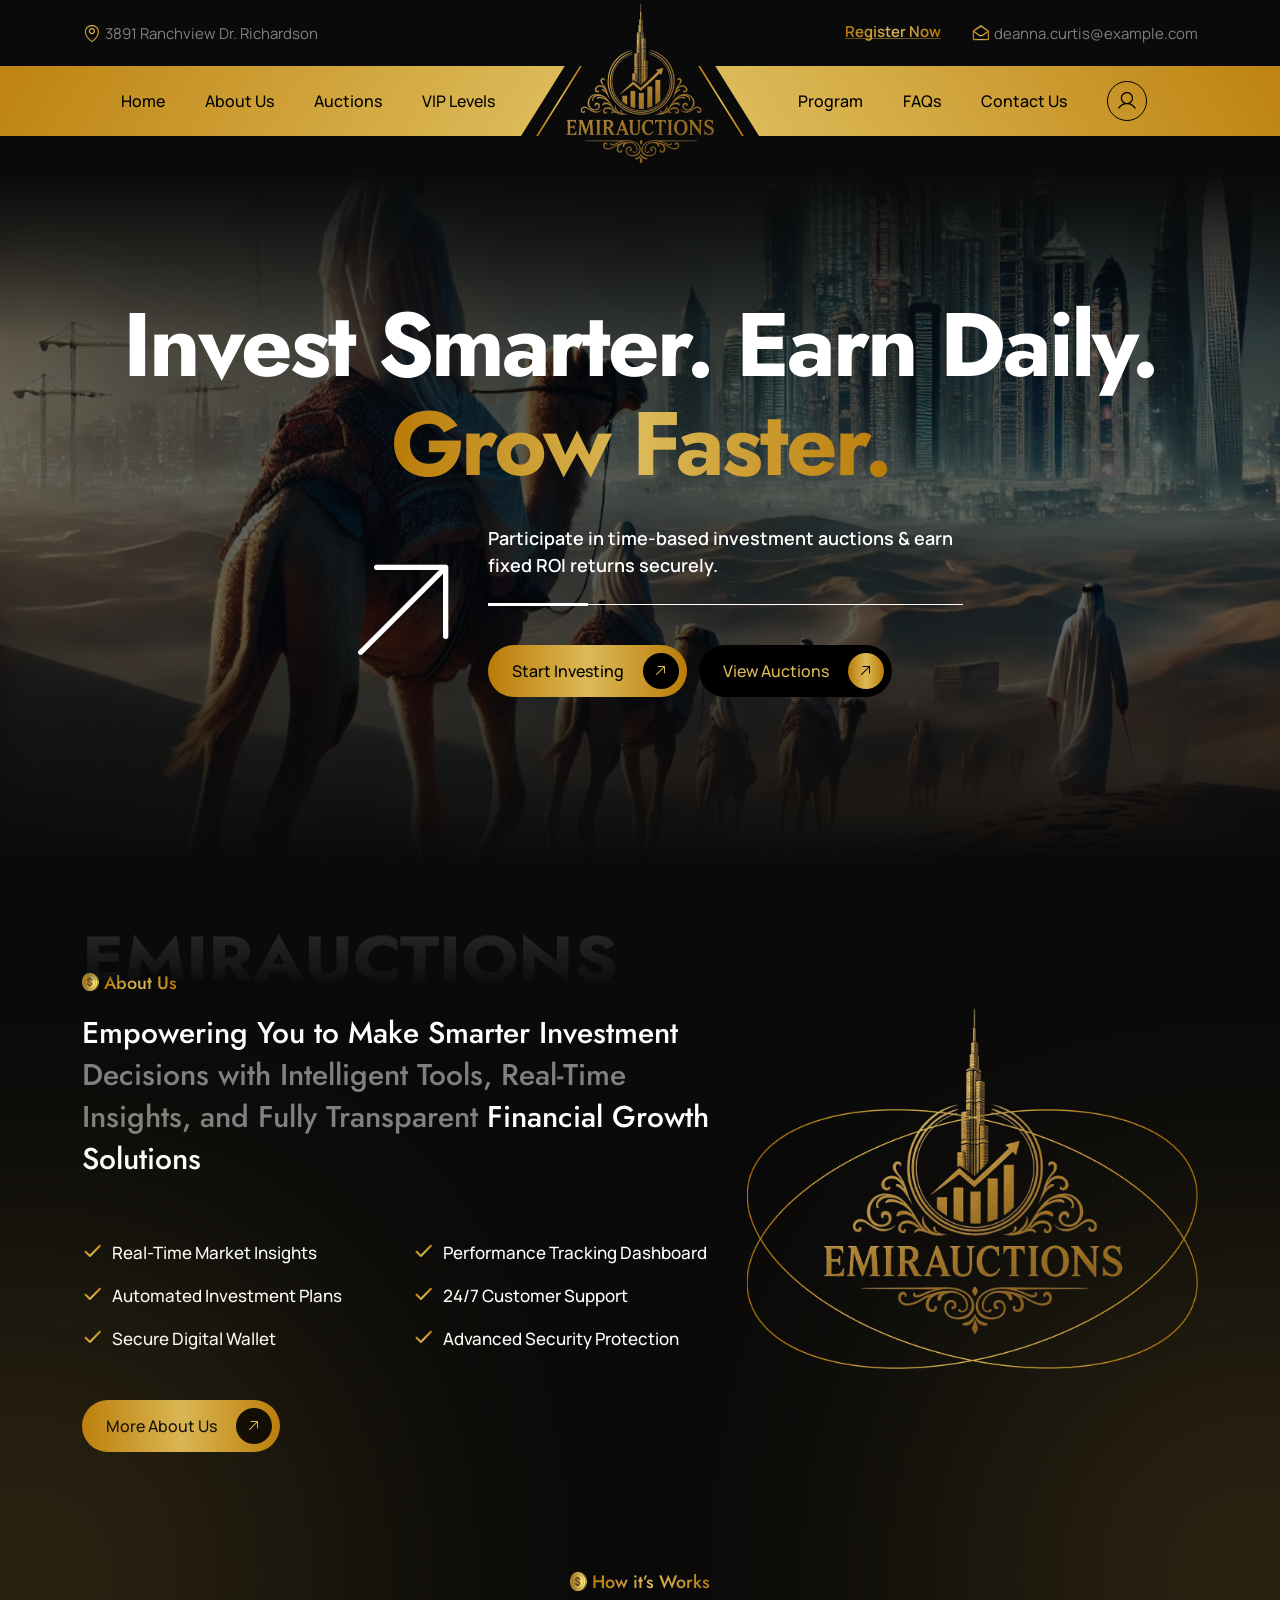
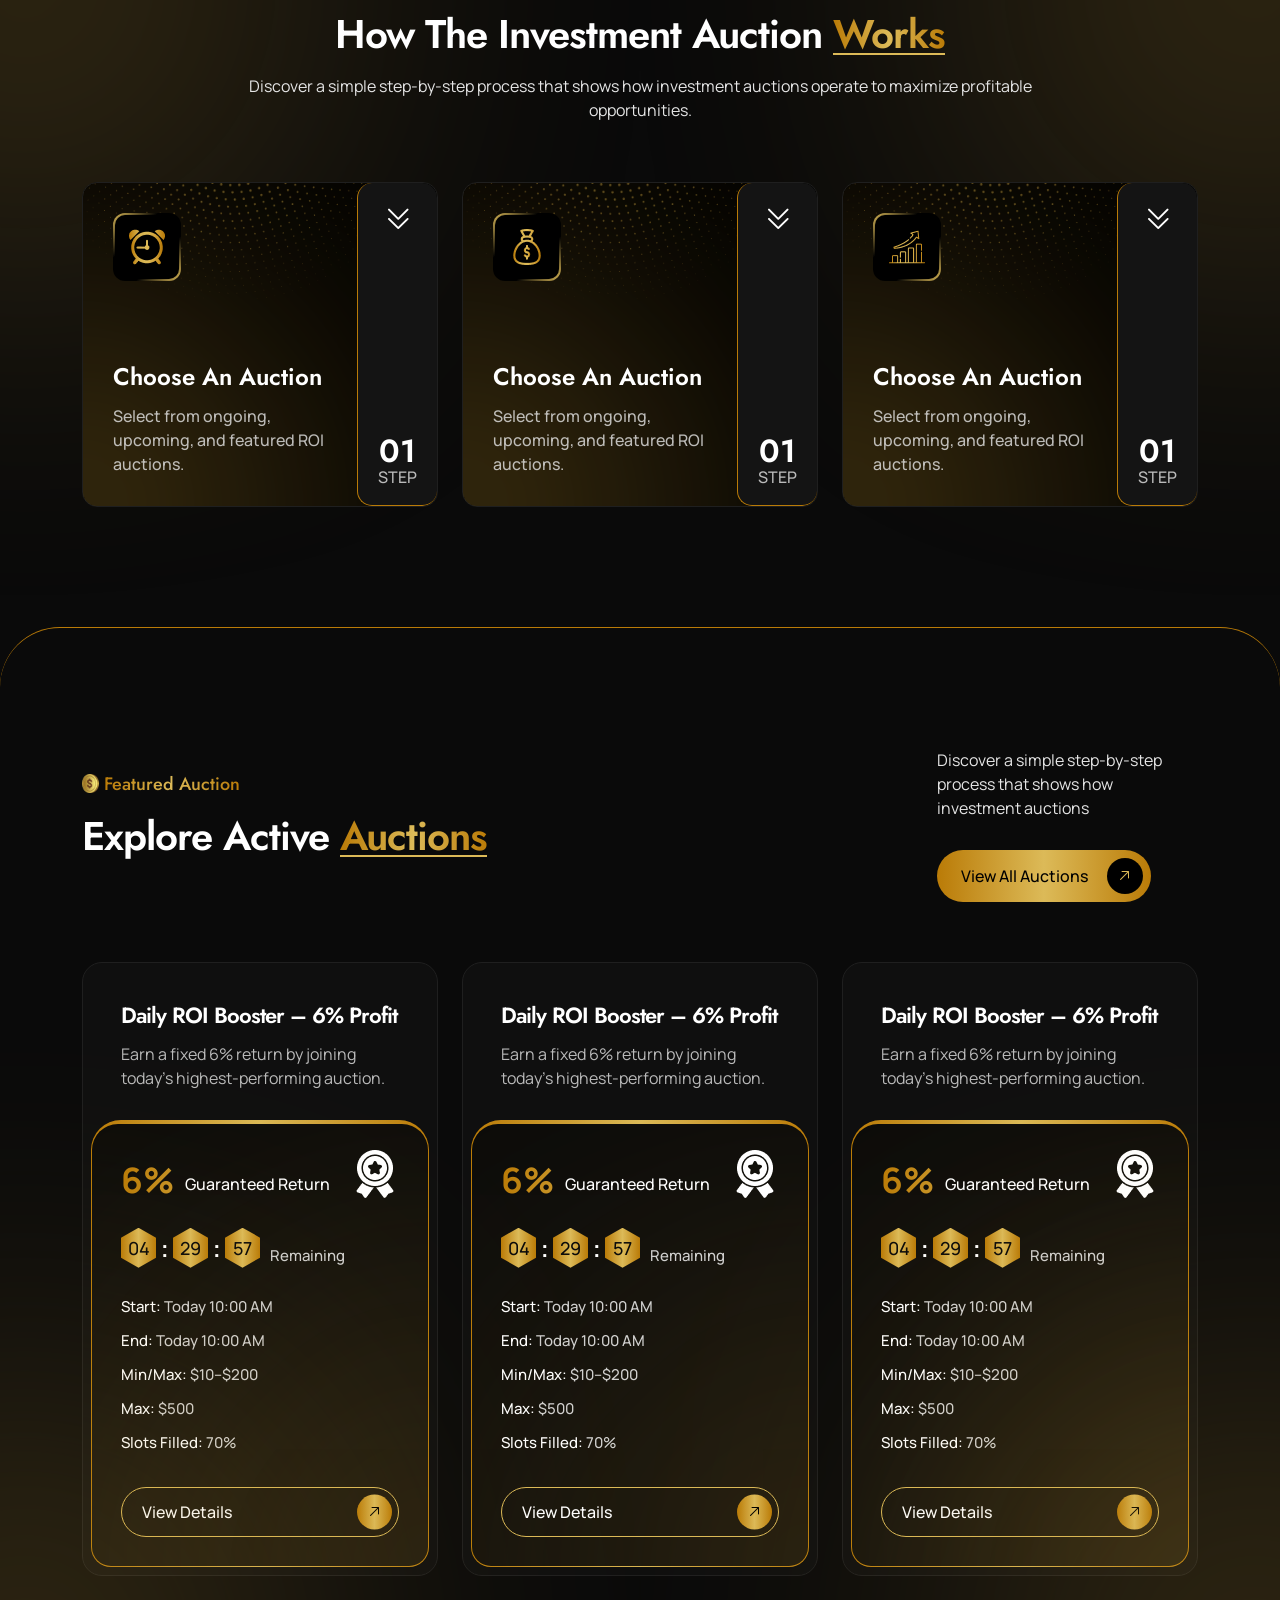
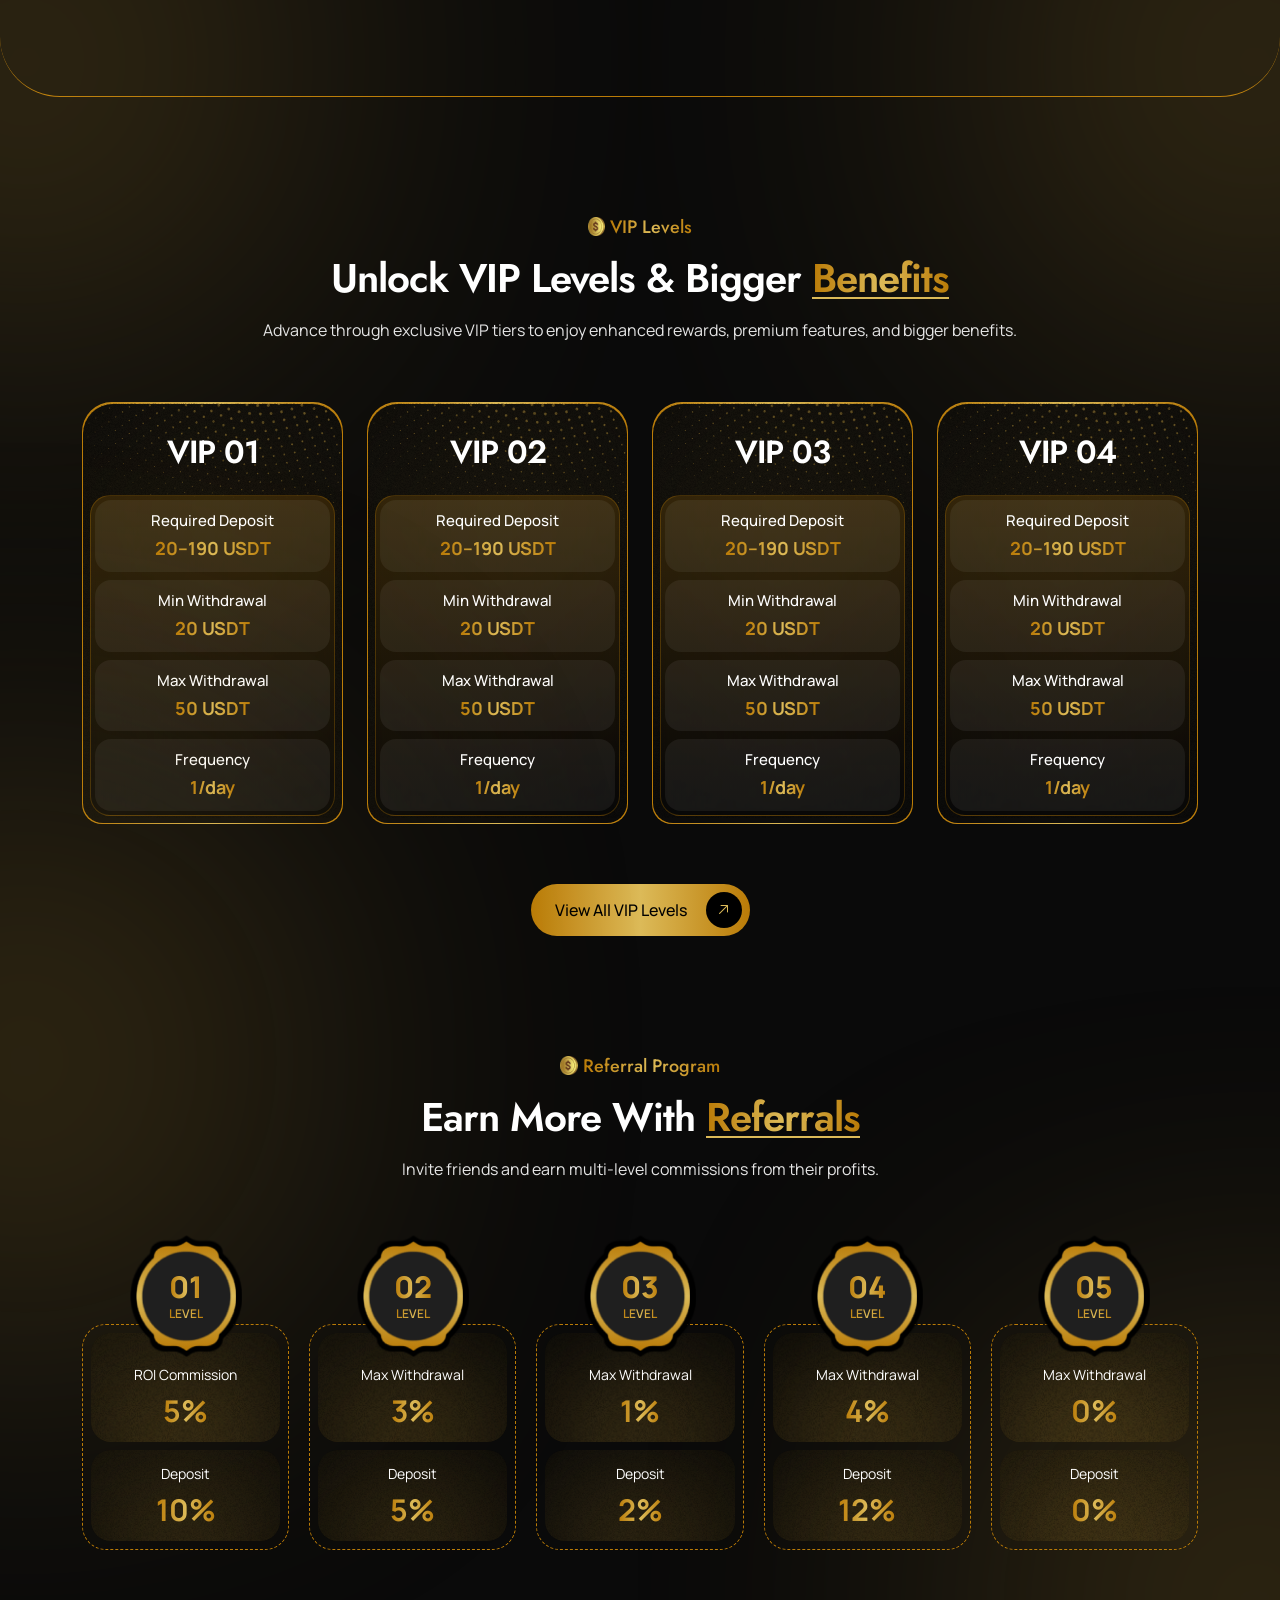
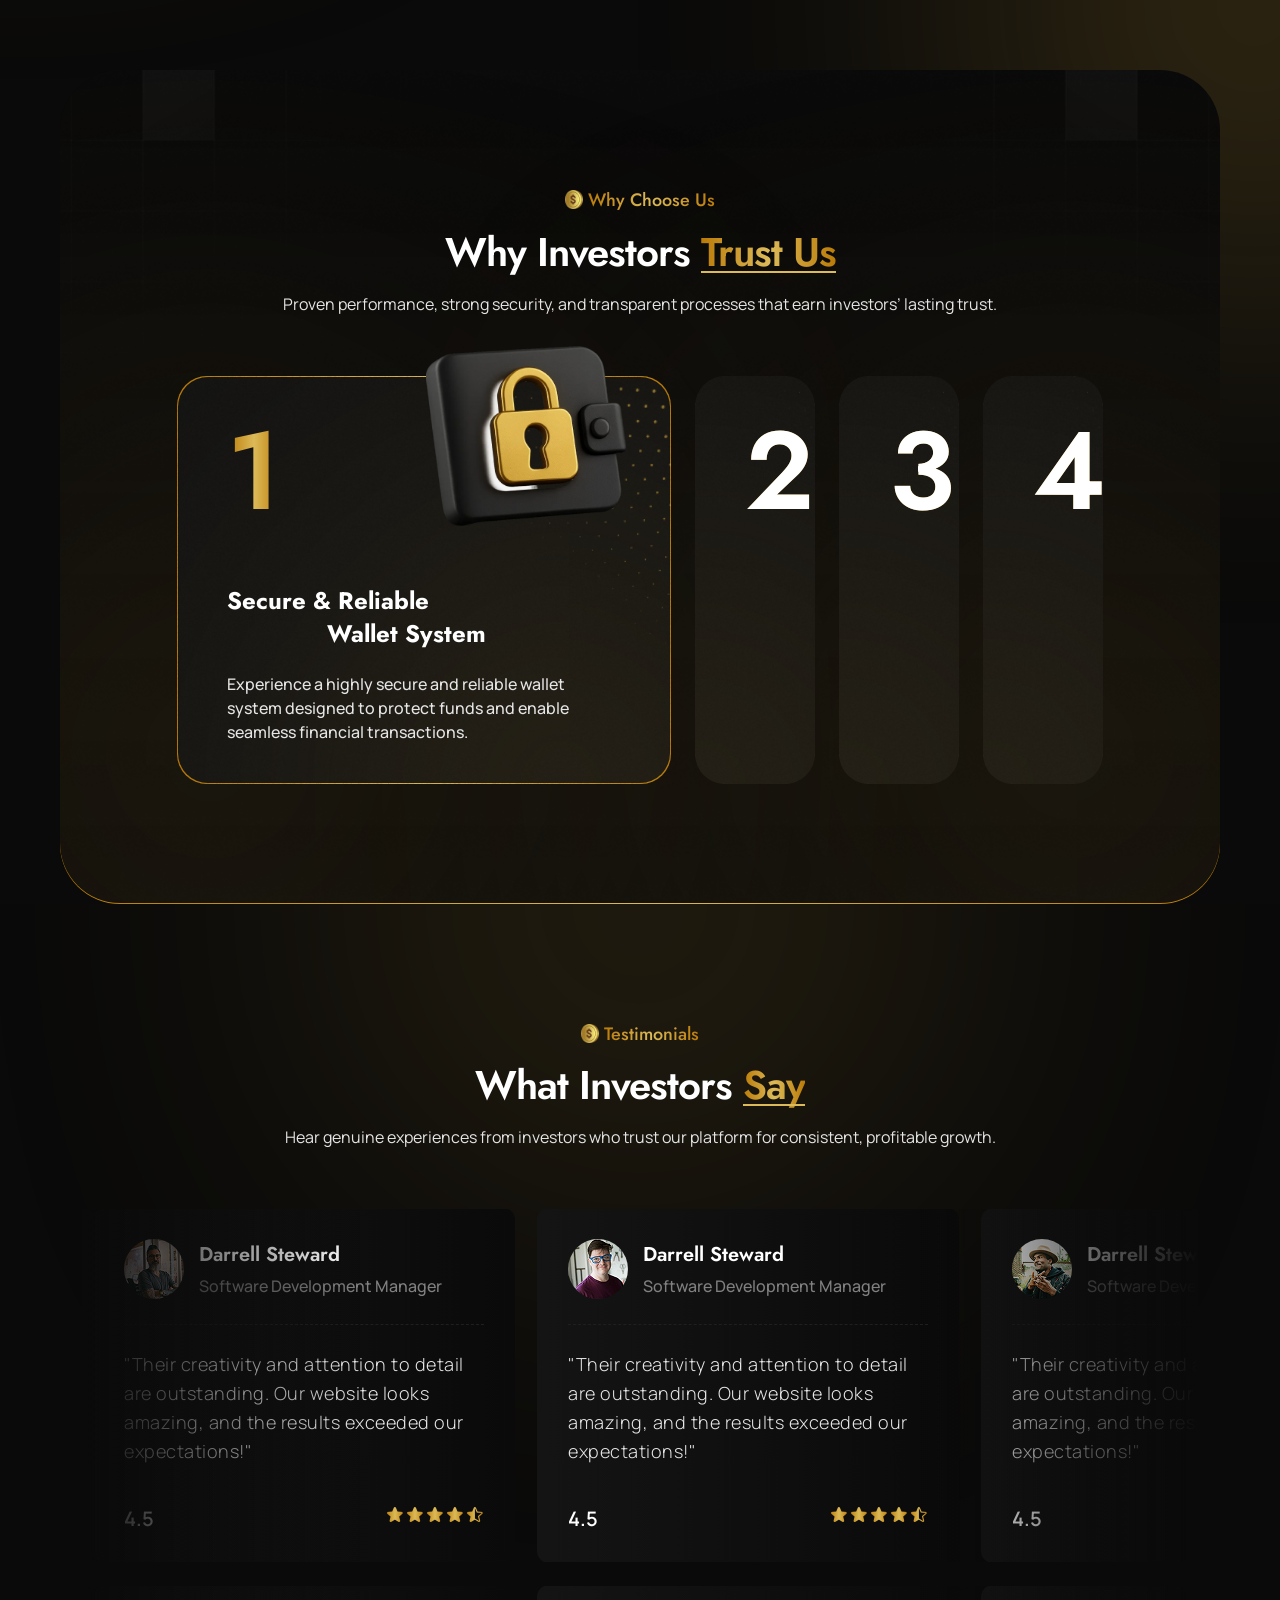
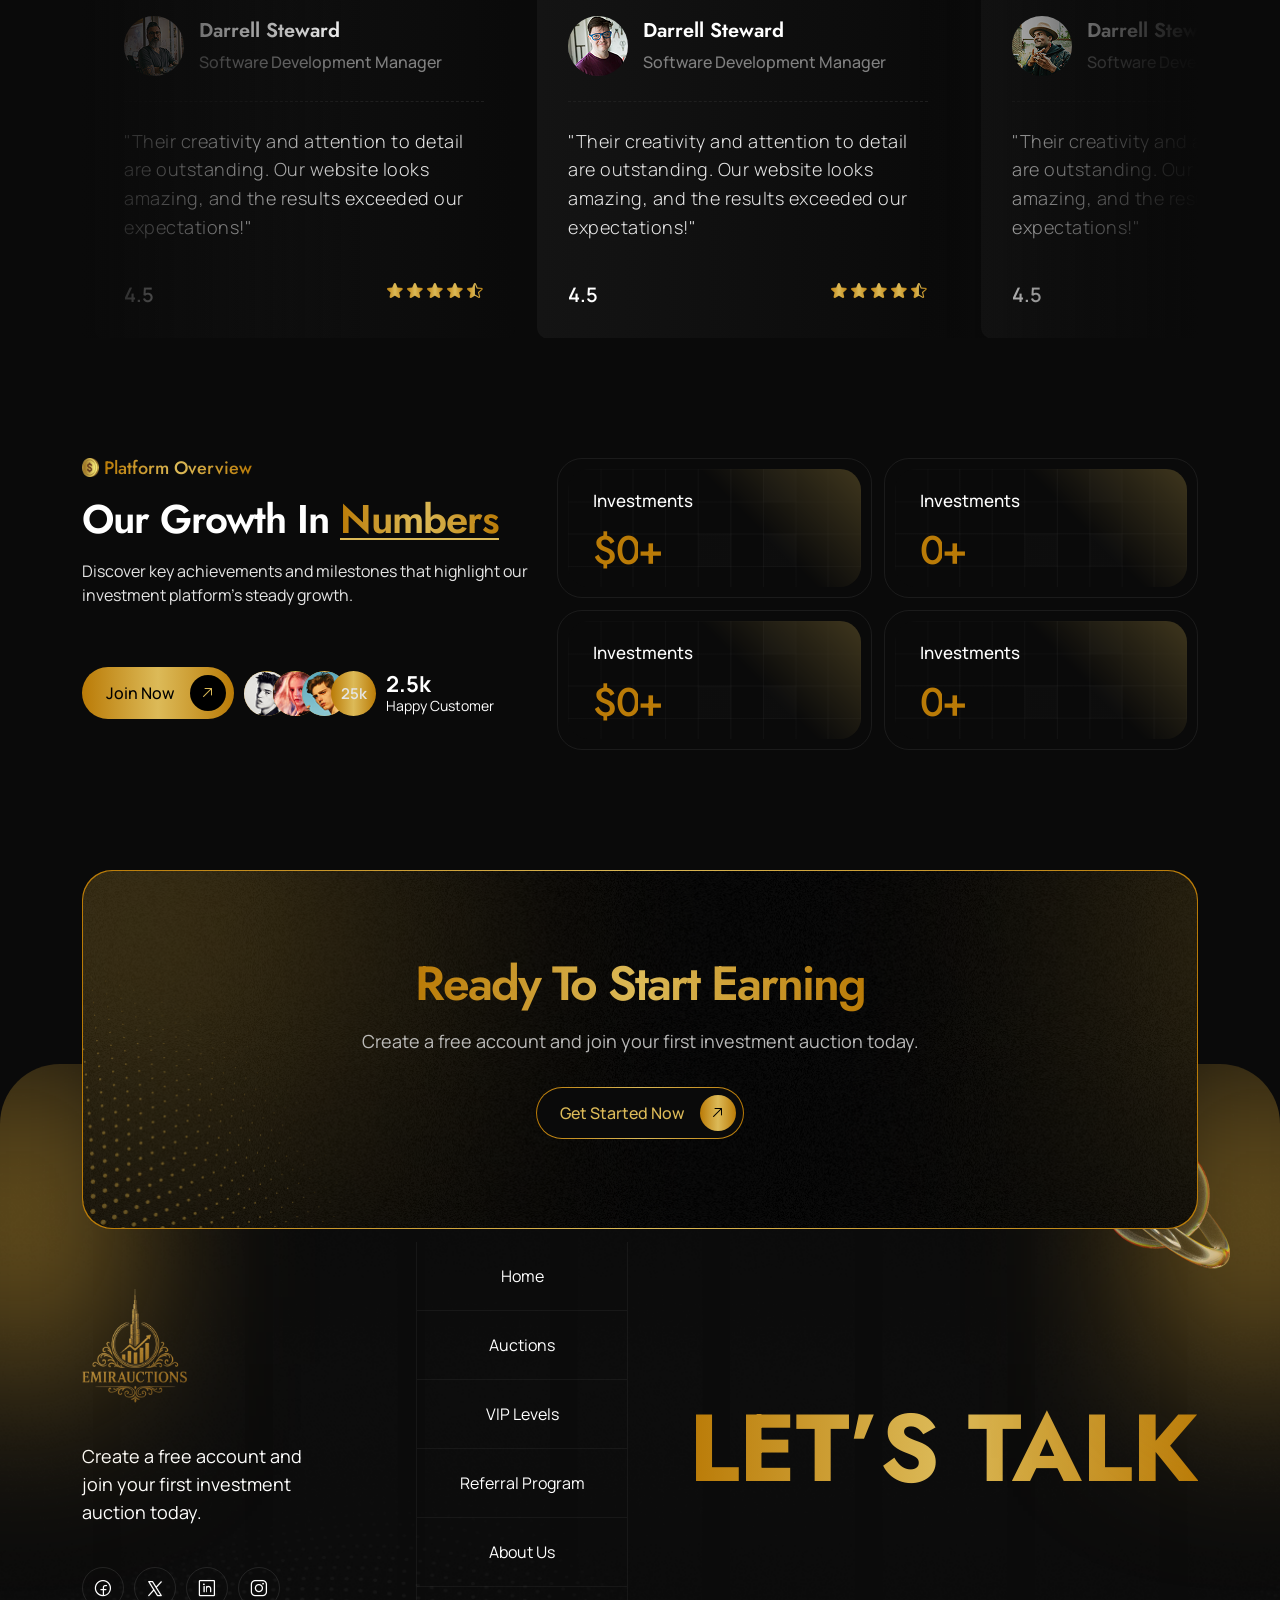
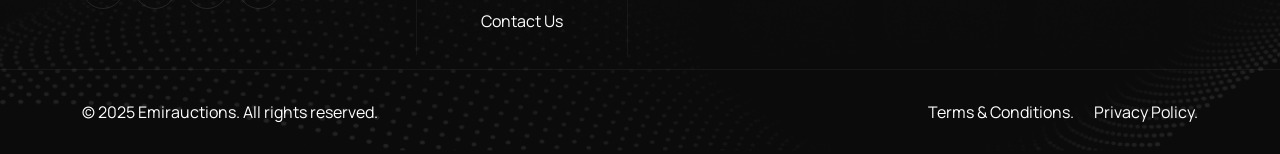
<file: index.html>
<!DOCTYPE html>
<html lang="en">
<head>
    <meta charset="UTF-8">
    <meta name="viewport" content="width=device-width, initial-scale=1.0">
    <title>Emirauctions</title>

    <link rel="stylesheet" href="assets/icon/thin/style.css">
    <link rel="stylesheet" href="assets/icon/regular/style.css">
    <link rel="stylesheet" href="assets/icon/bold/style.css">
    <link rel="stylesheet" href="assets/icon/fill/style.css">
    <link rel="stylesheet" href="assets/css/jquery.bxslider.min.css">
    <link rel="stylesheet" href="assets/css/odometer.css">
    <link rel="stylesheet" href="assets/css/bootstrap.min.css">
    <link rel="stylesheet" href="assets/css/style.css">
</head>
<body>
    <header class="header">
        <div class="header--top">
            <div class="container">
                <div class="header--top--content">
                    <div class="header--top--content--left">
                        <p><i class="ph ph-map-pin"></i> 3891 Ranchview Dr. Richardson</p>
                    </div>
                    <div class="header--top--content--right">
                        <p><a href="#">Register Now</a></p>
                        <p><i class="ph ph-envelope-simple-open"></i> deanna.curtis@example.com</p>
                    </div>
                </div>
            </div>
        </div>
        <div class="header--bottom">
            <div class="container">
                <div class="row d-lg-none">
                    <div class="col-4">
                        <div class="header--bottom--left-menu">
                            <div class="header--bottom--menu--item">
                                <a role="button" class="mobile-menu-btn user-btn"><i class="ph ph-list"></i></a>
                            </div>
                        </div>
                        <div class="header--bottom--menu-sm">
                            <div class="header--bottom--menu-sm--logo">
                                <a href="index.html"><img src="assets/images/logo.png" alt="logo"></a>
                            </div>
                            <button class="header--bottom--menu-sm--close"><i class="ph ph-x"></i></button>
                            <ul>
                                <li class="header--bottom--menu-sm--item"><a href="#">Home</a></li>
                                <li class="header--bottom--menu-sm--item"><a href="#">About Us</a></li>
                                <li class="header--bottom--menu-sm--item"><a href="auction.html">Auctions</a></li>
                                <li class="header--bottom--menu-sm--item"><a href="#">VIP Levels</a></li>
                                <li class="header--bottom--menu-sm--item"><a href="#">Program</a></li>
                                <li class="header--bottom--menu-sm--item"><a href="#">FAQs</a></li>
                                <li class="header--bottom--menu-sm--item"><a href="#">Contact Us</a></li>
                            </ul>
                        </div>
                    </div>
                    <div class="col-4">
                        <div class="logo">
                            <a href="#"><img src="assets/images/logo.png" alt="Logo"></a>
                        </div>
                    </div>
                    <div class="col-4">
                        <div class="header--bottom--right-menu">
                            <div class="header--bottom--menu--item">
                                <a href="#" class="user-btn"><i class="ph ph-user"></i></a>
                            </div>
                        </div>
                    </div>
                </div>
                <div class="row g-4 d-lg-flex d-none">
                    <div class="col-lg-5">
                        <div class="header--bottom--left-menu">
                            <ul class="header--bottom--menu">
                                <li class="header--bottom--menu--item"><a href="#">Home</a></li>
                                <li class="header--bottom--menu--item"><a href="#">About Us</a></li>
                                <li class="header--bottom--menu--item"><a href="auction.html">Auctions</a></li>
                                <li class="header--bottom--menu--item"><a href="#">VIP Levels</a></li>
                            </ul>
                        </div>
                    </div>
                    <div class="col-lg-2">
                        <div class="logo">
                            <a href="#"><img src="assets/images/logo.png" alt="Logo"></a>
                        </div>
                    </div>
                    <div class="col-lg-5">
                        <div class="header--bottom--right-menu">
                            <ul class="header--bottom--menu">
                                <li class="header--bottom--menu--item"><a href="#">Program</a></li>
                                <li class="header--bottom--menu--item"><a href="#">FAQs</a></li>
                                <li class="header--bottom--menu--item"><a href="#">Contact Us</a></li>
                                <li class="header--bottom--menu--item"><a href="#" class="user-btn"><i class="ph ph-user"></i></a></li>
                            </ul>
                        </div>
                    </div>
                </div>
            </div>
        </div>
    </header>

    <main>
        <div class="banner bg-img" data-bg="assets/images/banner-bg.png">
            <div class="banner--overlay"></div>
            <div class="container">
                <div class="banner--content">
                    <h1 class="banner--content--title">Invest Smarter. Earn Daily. <span>Grow Faster.</span></h1>
                    <div class="banner--content--desc">
                        <div class="banner--content--desc--icon">
                            <i class="ph-thin ph-arrow-up-right"></i>
                        </div>
                        <div class="banner--content--desc--content">
                            <p>Participate in time-based investment auctions & earn fixed ROI returns securely.</p>
                            <div class="banner--content--desc--btn">
                                <a href="#" class=" btn btn-primary">Start Investing <span class="btn--icon"><i class="ph ph-arrow-up-right"></i></span></a>
                                <a href="#" class=" btn btn-secondary">View Auctions <span class="btn--icon"><i class="ph ph-arrow-up-right"></i></span></a>
                            </div>
                        </div>
                    </div>
                </div>
            </div>
        </div>

        <div class="about py-60">
            <div class="container">
                <div class="row gy-4 align-items-center">
                    <div class="col-lg-7">
                        <div class="about--txt">
                            <h3 class="about--overlay">EMIRAUCTIONS</h3>
                            <h4 class="about--subtitle"><img src="assets/images/coin.png" alt="icon"> <span>About Us</span></h4>
                            <h2 class="about--title">Empowering You to Make Smarter Investment <span>Decisions with Intelligent Tools, Real-Time Insights, and Fully Transparent</span> Financial Growth Solutions</h2>
                            <ul class="about--list">
                                <li class="about--list--item">Real-Time Market Insights</li>
                                <li class="about--list--item">Performance Tracking Dashboard</li>
                                <li class="about--list--item">Automated Investment Plans</li>
                                <li class="about--list--item">24/7 Customer Support</li>
                                <li class="about--list--item">Secure Digital Wallet</li>
                                <li class="about--list--item">Advanced Security Protection</li>
                            </ul>
                            <a href="#" class="btn btn-primary">More About Us <span class="btn--icon"><i class="ph ph-arrow-up-right"></i></span></a>
                        </div>
                    </div>
                    <div class="col-lg-5">
                        <div class="about--thumb">
                            <img src="assets/images/about-thumb.png" alt="image">
                        </div>
                    </div>
                </div>
            </div>
        </div>

        <div class="workflow pt-60 pb-120">
            <div class="container">
                <div class="row justify-content-center">
                    <div class="col-xxl-6 col-lg-8 col-lg-9 col-md-10">
                        <div class="section-heading">
                            <h3 class="section-heading--subtitle"><img src="assets/images/coin.png" alt="image"> <span>How it’s Works</span></h3>
                            <h2 class="section-heading--title">How The Investment Auction <span>Works</span></h2>
                            <p class="section-heading--desc">Discover a simple step-by-step process that shows how investment auctions operate to maximize profitable opportunities.</p>
                        </div>
                    </div>
                </div>
                <div class="row g-4 justify-content-center">
                    <div class="col-lg-4 col-md-6 col-sm-8">
                        <div class="workflow--card bg-img" data-bg="assets/images/workflow-bg.png">
                            <div class="workflow--card--content">
                                <div class="workflow--card--icon">
                                    <img src="assets/images/workflow-1.png" alt="Icon">
                                </div>
                                <h3 class="workflow--card--title">Choose An Auction</h3>
                                <p class="workflow--card--desc">Select from ongoing, upcoming, and featured ROI auctions.</p>
                            </div>
                            <div class="workflow--card--number">
                                <span><i class="ph ph-caret-double-down"></i></span>
                                <span>01</span>
                                <span>STEP</span>
                            </div>
                        </div>
                    </div>
                    <div class="col-lg-4 col-md-6 col-sm-8">
                        <div class="workflow--card bg-img" data-bg="assets/images/workflow-bg.png">
                            <div class="workflow--card--content">
                                <div class="workflow--card--icon">
                                    <img src="assets/images/workflow-2.png" alt="Icon">
                                </div>
                                <h3 class="workflow--card--title">Choose An Auction</h3>
                                <p class="workflow--card--desc">Select from ongoing, upcoming, and featured ROI auctions.</p>
                            </div>
                            <div class="workflow--card--number">
                                <span><i class="ph ph-caret-double-down"></i></span>
                                <span>01</span>
                                <span>STEP</span>
                            </div>
                        </div>
                    </div>
                    <div class="col-lg-4 col-md-6 col-sm-8">
                        <div class="workflow--card bg-img" data-bg="assets/images/workflow-bg.png">
                            <div class="workflow--card--content">
                                <div class="workflow--card--icon">
                                    <img src="assets/images/workflow-3.png" alt="Icon">
                                </div>
                                <h3 class="workflow--card--title">Choose An Auction</h3>
                                <p class="workflow--card--desc">Select from ongoing, upcoming, and featured ROI auctions.</p>
                            </div>
                            <div class="workflow--card--number">
                                <span><i class="ph ph-caret-double-down"></i></span>
                                <span>01</span>
                                <span>STEP</span>
                            </div>
                        </div>
                    </div>
                </div>
            </div>
        </div>
        
        <div class="auction py-120">
            <div class="container">
                <div class="section-heading text-start">
                    <div class="row align-items-center">
                        <div class="col-lg-9 col-md-7">
                            <h3 class="section-heading--subtitle"><img src="assets/images/coin.png" alt="image"> <span>Featured Auction</span></h3>
                            <h2 class="section-heading--title">Explore Active <span>Auctions</span></h2>
                        </div>
                        <div class="col-lg-3 col-md-5">
                            <p class="section-heading--desc">Discover a simple step-by-step process that shows how investment auctions</p>
                            <a href="auction.html" class="btn btn-primary">View All Auctions <span class="btn--icon"><i class="ph ph-arrow-up-right"></i></span></a>
                        </div>
                    </div>
                </div>
                <div class="row g-4 justify-content-center">
                    <div class="col-xl-4 col-lg-5 col-md-6">
                        <div class="auction--card">
                            <div class="auction--card--top">
                                <h3>Daily ROI Booster – 6% Profit</h3>
                                <p>Earn a fixed 6% return by joining today's highest-performing auction.</p>
                            </div>
                            <div class="auction--card--body">
                                <h4 class="auction--card--body--title">6% <span>Guaranteed Return</span><img src="assets/images/auction-icon.png" alt="icon"></h4>
                                <div class="auction--card--body--counter">
                                    <span class="auction--card--body--counter--countdown" data-minute="270"></span>
                                    <span class="auction--card--body--counter--txt">Remaining</span>
                                </div>
                                <ul class="auction--card--body--list">
                                    <li>Start: <span>Today 10:00 AM</span></li>
                                    <li>End: <span>Today 10:00 AM</span></li>
                                    <li>Min/Max: <span>$10–$200</span></li>
                                    <li>Max: <span>$500</span></li>
                                    <li>Slots Filled: <span>70%</span></li>
                                </ul>
                                <a href="#" class="auction--card--body--btn">View Details <span><i class="ph ph-arrow-up-right"></i></span></a>
                            </div>
                        </div>
                    </div>
                    <div class="col-xl-4 col-lg-5 col-md-6">
                        <div class="auction--card">
                            <div class="auction--card--top">
                                <h3>Daily ROI Booster – 6% Profit</h3>
                                <p>Earn a fixed 6% return by joining today's highest-performing auction.</p>
                            </div>
                            <div class="auction--card--body">
                                <h4 class="auction--card--body--title">6% <span>Guaranteed Return</span><img src="assets/images/auction-icon.png" alt="icon"></h4>
                                <div class="auction--card--body--counter">
                                    <span class="auction--card--body--counter--countdown" data-minute="270"></span>
                                    <span class="auction--card--body--counter--txt">Remaining</span>
                                </div>
                                <ul class="auction--card--body--list">
                                    <li>Start: <span>Today 10:00 AM</span></li>
                                    <li>End: <span>Today 10:00 AM</span></li>
                                    <li>Min/Max: <span>$10–$200</span></li>
                                    <li>Max: <span>$500</span></li>
                                    <li>Slots Filled: <span>70%</span></li>
                                </ul>
                                <a href="#" class="auction--card--body--btn">View Details <span><i class="ph ph-arrow-up-right"></i></span></a>
                            </div>
                        </div>
                    </div>
                    <div class="col-xl-4 col-lg-5 col-md-6">
                        <div class="auction--card">
                            <div class="auction--card--top">
                                <h3>Daily ROI Booster – 6% Profit</h3>
                                <p>Earn a fixed 6% return by joining today's highest-performing auction.</p>
                            </div>
                            <div class="auction--card--body">
                                <h4 class="auction--card--body--title">6% <span>Guaranteed Return</span><img src="assets/images/auction-icon.png" alt="icon"></h4>
                                <div class="auction--card--body--counter">
                                    <span class="auction--card--body--counter--countdown" data-minute="270"></span>
                                    <span class="auction--card--body--counter--txt">Remaining</span>
                                </div>
                                <ul class="auction--card--body--list">
                                    <li>Start: <span>Today 10:00 AM</span></li>
                                    <li>End: <span>Today 10:00 AM</span></li>
                                    <li>Min/Max: <span>$10–$200</span></li>
                                    <li>Max: <span>$500</span></li>
                                    <li>Slots Filled: <span>70%</span></li>
                                </ul>
                                <a href="#" class="auction--card--body--btn">View Details <span><i class="ph ph-arrow-up-right"></i></span></a>
                            </div>
                        </div>
                    </div>
                </div>
            </div>
        </div>

        <div class="vip-level pt-120 pb-60">
            <div class="container">
                <div class="row justify-content-center">
                    <div class="col-xxl-6 col-lg-8 col-lg-9 col-md-10">
                        <div class="section-heading">
                            <h3 class="section-heading--subtitle"><img src="assets/images/coin.png" alt="image"> <span>VIP Levels</span></h3>
                            <h2 class="section-heading--title">Unlock VIP Levels & Bigger <span>Benefits</span></h2>
                            <p class="section-heading--desc">Advance through exclusive VIP tiers to enjoy enhanced rewards, premium features, and bigger benefits.</p>
                        </div>
                    </div>
                </div>
                <div class="row g-xl-4 g-3">
                    <div class="col-lg-3 col-sm-6">
                        <div class="vip-level--card">
                            <div class="vip-level--card--bg bg-img" data-bg="assets/images/workflow-bg.png"></div>
                            <div class="vip-level--card--noise bg-img" data-bg="assets/images/noise.png"></div>
                            <h3 class="vip-level--card--title">VIP 01</h3>
                            <div class="vip-level--card--body">
                                <ul class="vip-level--card--list">
                                    <li>Required Deposit<span>20–190 USDT</span></li>
                                    <li>Min Withdrawal<span>20 USDT</span></li>
                                    <li>Max Withdrawal<span>50 USDT</span></li>
                                    <li>Frequency<span>1/day</span></li>
                                </ul>
                            </div>
                        </div>
                    </div>
                    <div class="col-lg-3 col-sm-6">
                        <div class="vip-level--card">
                            <div class="vip-level--card--bg bg-img" data-bg="assets/images/workflow-bg.png"></div>
                            <div class="vip-level--card--noise bg-img" data-bg="assets/images/noise.png"></div>
                            <h3 class="vip-level--card--title">VIP 02</h3>
                            <div class="vip-level--card--body">
                                <ul class="vip-level--card--list">
                                    <li>Required Deposit<span>20–190 USDT</span></li>
                                    <li>Min Withdrawal<span>20 USDT</span></li>
                                    <li>Max Withdrawal<span>50 USDT</span></li>
                                    <li>Frequency<span>1/day</span></li>
                                </ul>
                            </div>
                        </div>
                    </div>
                    <div class="col-lg-3 col-sm-6">
                        <div class="vip-level--card">
                            <div class="vip-level--card--bg bg-img" data-bg="assets/images/workflow-bg.png"></div>
                            <div class="vip-level--card--noise bg-img" data-bg="assets/images/noise.png"></div>
                            <h3 class="vip-level--card--title">VIP 03</h3>
                            <div class="vip-level--card--body">
                                <ul class="vip-level--card--list">
                                    <li>Required Deposit<span>20–190 USDT</span></li>
                                    <li>Min Withdrawal<span>20 USDT</span></li>
                                    <li>Max Withdrawal<span>50 USDT</span></li>
                                    <li>Frequency<span>1/day</span></li>
                                </ul>
                            </div>
                        </div>
                    </div>
                    <div class="col-lg-3 col-sm-6">
                        <div class="vip-level--card">
                            <div class="vip-level--card--bg bg-img" data-bg="assets/images/workflow-bg.png"></div>
                            <div class="vip-level--card--noise bg-img" data-bg="assets/images/noise.png"></div>
                            <h3 class="vip-level--card--title">VIP 04</h3>
                            <div class="vip-level--card--body">
                                <ul class="vip-level--card--list">
                                    <li>Required Deposit<span>20–190 USDT</span></li>
                                    <li>Min Withdrawal<span>20 USDT</span></li>
                                    <li>Max Withdrawal<span>50 USDT</span></li>
                                    <li>Frequency<span>1/day</span></li>
                                </ul>
                            </div>
                        </div>
                    </div>
                </div>
                <div class="section-btn">
                    <a href="#" class="btn btn-primary">View All VIP Levels <span class="btn--icon"><i class="ph ph-arrow-up-right"></i></span></a>
                </div>
            </div>
        </div>

        <div class="referral pt-60 pb-120">
            <div class="container">
                <div class="row justify-content-center">
                    <div class="col-xxl-6 col-lg-8 col-lg-9 col-md-10">
                        <div class="section-heading">
                            <h3 class="section-heading--subtitle"><img src="assets/images/coin.png" alt="image"> <span>Referral Program</span></h3>
                            <h2 class="section-heading--title">Earn More With <span>Referrals</span></h2>
                            <p class="section-heading--desc">Invite friends and earn multi-level commissions from their profits.</p>
                        </div>
                    </div>
                </div>
                <div class="referral--grid">
                    <div class="referral--card">
                        <div class="referral--card--level">
                            <span class="referral--card--level--shadow mask-box" data-mask="assets/images/referral-frame.png"></span>
                            <span class="referral--card--level--frame mask-box" data-mask="assets/images/referral-frame.png"></span>
                            <span class="referral--card--level--txt">01<span>LEVEL</span></span>
                        </div>
                        <ul class="referral--card--list">
                            <li class="referral--card--list--item">
                                <span class="referral--card--list--item--bg bg-img" data-bg="assets/images/noise-2.png"></span>
                                ROI Commission<span>5%</span>
                            </li>
                            <li class="referral--card--list--item">
                                <span class="referral--card--list--item--bg bg-img" data-bg="assets/images/noise-2.png"></span>
                                Deposit<span>10%</span>
                            </li>
                        </ul>
                    </div>
                    <div class="referral--card">
                        <div class="referral--card--level">
                            <span class="referral--card--level--shadow mask-box" data-mask="assets/images/referral-frame.png"></span>
                            <span class="referral--card--level--frame mask-box" data-mask="assets/images/referral-frame.png"></span>
                            <span class="referral--card--level--txt">02<span>LEVEL</span></span>
                        </div>
                        <ul class="referral--card--list">
                            <li class="referral--card--list--item">
                                <span class="referral--card--list--item--bg bg-img" data-bg="assets/images/noise-2.png"></span>
                                Max Withdrawal<span>3%</span>
                            </li>
                            <li class="referral--card--list--item">
                                <span class="referral--card--list--item--bg bg-img" data-bg="assets/images/noise-2.png"></span>
                                Deposit<span>5%</span>
                            </li>
                        </ul>
                    </div>
                    <div class="referral--card">
                        <div class="referral--card--level">
                            <span class="referral--card--level--shadow mask-box" data-mask="assets/images/referral-frame.png"></span>
                            <span class="referral--card--level--frame mask-box" data-mask="assets/images/referral-frame.png"></span>
                            <span class="referral--card--level--txt">03<span>LEVEL</span></span>
                        </div>
                        <ul class="referral--card--list">
                            <li class="referral--card--list--item">
                                <span class="referral--card--list--item--bg bg-img" data-bg="assets/images/noise-2.png"></span>
                                Max Withdrawal<span>1%</span>
                            </li>
                            <li class="referral--card--list--item">
                                <span class="referral--card--list--item--bg bg-img" data-bg="assets/images/noise-2.png"></span>
                                Deposit<span>2%</span>
                            </li>
                        </ul>
                    </div>
                    <div class="referral--card">
                        <div class="referral--card--level">
                            <span class="referral--card--level--shadow mask-box" data-mask="assets/images/referral-frame.png"></span>
                            <span class="referral--card--level--frame mask-box" data-mask="assets/images/referral-frame.png"></span>
                            <span class="referral--card--level--txt">04<span>LEVEL</span></span>
                        </div>
                        <ul class="referral--card--list">
                            <li class="referral--card--list--item">
                                <span class="referral--card--list--item--bg bg-img" data-bg="assets/images/noise-2.png"></span>
                                Max Withdrawal<span>4%</span>
                            </li>
                            <li class="referral--card--list--item">
                                <span class="referral--card--list--item--bg bg-img" data-bg="assets/images/noise-2.png"></span>
                                Deposit<span>12%</span>
                            </li>
                        </ul>
                    </div>
                    <div class="referral--card">
                        <div class="referral--card--level">
                            <span class="referral--card--level--shadow mask-box" data-mask="assets/images/referral-frame.png"></span>
                            <span class="referral--card--level--frame mask-box" data-mask="assets/images/referral-frame.png"></span>
                            <span class="referral--card--level--txt">05<span>LEVEL</span></span>
                        </div>
                        <ul class="referral--card--list">
                            <li class="referral--card--list--item">
                                <span class="referral--card--list--item--bg bg-img" data-bg="assets/images/noise-2.png"></span>
                                Max Withdrawal<span>0%</span>
                            </li>
                            <li class="referral--card--list--item">
                                <span class="referral--card--list--item--bg bg-img" data-bg="assets/images/noise-2.png"></span>
                                Deposit<span>0%</span>
                            </li>
                        </ul>
                    </div>
                </div>
            </div>
        </div>

        <div class="why-choose py-120">
            <div class="why-choose--bg bg-img" data-bg="assets/images/why-choose-bg.png"></div>
            <div class="container">
                <div class="row justify-content-center">
                    <div class="col-xxl-6 col-lg-8 col-lg-9 col-md-10">
                        <div class="section-heading">
                            <h3 class="section-heading--subtitle"><img src="assets/images/coin.png" alt="image"> <span>Why Choose Us</span></h3>
                            <h2 class="section-heading--title">Why Investors <span>Trust Us</span></h2>
                            <p class="section-heading--desc">Proven performance, strong security, and transparent processes that earn investors’ lasting trust.</p>
                        </div>
                    </div>
                </div>
                <div class="row justify-content-center">
                    <div class="col-xl-10 col-lg-11">
                        <div class="why-choose--cards">
                            <div class="why-choose--card active">
                                <div class="why-choose--card--img">
                                    <img src="assets/images/why-choose-1.png" alt="image">
                                </div>
                                <div class="why-choose--card--content">
                                    <div class="why-choose--card--bg bg-img" data-bg="assets/images/why-choose-card-bg.png"></div>
                                    <span class="why-choose--card--number">1</span>
                                    <h3 class="why-choose--card--title">Secure & Reliable<span>Wallet System</span></h3>
                                    <p class="why-choose--card--desc">Experience a highly secure and reliable wallet system designed to protect funds and enable seamless financial transactions.</p>
                                </div>
                            </div>
                            <div class="why-choose--card">
                                <div class="why-choose--card--img">
                                    <img src="assets/images/why-choose-1.png" alt="image">
                                </div>
                                <div class="why-choose--card--content">
                                    <div class="why-choose--card--bg bg-img" data-bg="assets/images/why-choose-card-bg.png"></div>
                                    <span class="why-choose--card--number">2</span>
                                    <h3 class="why-choose--card--title">Secure & Reliable<span>Wallet System</span></h3>
                                    <p class="why-choose--card--desc">Experience a highly secure and reliable wallet system designed to protect funds and enable seamless financial transactions.</p>
                                </div>
                            </div>
                            <div class="why-choose--card">
                                <div class="why-choose--card--img">
                                    <img src="assets/images/why-choose-1.png" alt="image">
                                </div>
                                <div class="why-choose--card--content">
                                    <div class="why-choose--card--bg bg-img" data-bg="assets/images/why-choose-card-bg.png"></div>
                                    <span class="why-choose--card--number">3</span>
                                    <h3 class="why-choose--card--title">Secure & Reliable<span>Wallet System</span></h3>
                                    <p class="why-choose--card--desc">Experience a highly secure and reliable wallet system designed to protect funds and enable seamless financial transactions.</p>
                                </div>
                            </div>
                            <div class="why-choose--card">
                                <div class="why-choose--card--img">
                                    <img src="assets/images/why-choose-1.png" alt="image">
                                </div>
                                <div class="why-choose--card--content">
                                    <div class="why-choose--card--bg bg-img" data-bg="assets/images/why-choose-card-bg.png"></div>
                                    <span class="why-choose--card--number">4</span>
                                    <h3 class="why-choose--card--title">Secure & Reliable<span>Wallet System</span></h3>
                                    <p class="why-choose--card--desc">Experience a highly secure and reliable wallet system designed to protect funds and enable seamless financial transactions.</p>
                                </div>
                            </div>
                        </div>
                    </div>
                </div>
            </div>
        </div>

        <div class="testimonial pt-120 pb-60">
            <div class="container">
                <div class="row justify-content-center">
                    <div class="col-xxl-6 col-lg-8 col-lg-9 col-md-10">
                        <div class="section-heading">
                            <h3 class="section-heading--subtitle"><img src="assets/images/coin.png" alt="image"> <span>Testimonials</span></h3>
                            <h2 class="section-heading--title">What Investors <span>Say</span></h2>
                            <p class="section-heading--desc">Hear genuine experiences from investors who trust our platform for consistent, profitable growth.</p>
                        </div>
                    </div>
                </div>
                <div class="testimonial--slider">
                    <div class="testimonial--card">
                        <div class="testimonial--card--user">
                            <div class="testimonial--card--user--img">
                                <img src="assets/images/testimonial-1.png" alt="image">
                            </div>
                            <div class="testimonial--card--user--txt">
                                <h3 class="testimonial--card--user--name">Darrell Steward</h3>
                                <p class="testimonial--card--user--role">Software Development Manager</p>
                            </div>
                        </div>
                        <p class="testimonial--card--desc">"Their creativity and attention to detail are outstanding. Our website looks amazing, and the results exceeded our expectations!"</p>
                        <div class="testimonial--card--footer">
                            <span class="testimonial--card--footer--txt">4.5</span>
                            <span class="testimonial--card--footer--star text-light">
                                <i class="ph-fill ph-star"></i>
                                <i class="ph-fill ph-star"></i>
                                <i class="ph-fill ph-star"></i>
                                <i class="ph-fill ph-star"></i>
                                <i class="ph-fill ph-star-half"></i>
                            </span>
                        </div>
                    </div>
                    <div class="testimonial--card">
                        <div class="testimonial--card--user">
                            <div class="testimonial--card--user--img">
                                <img src="assets/images/testimonial-2.png" alt="image">
                            </div>
                            <div class="testimonial--card--user--txt">
                                <h3 class="testimonial--card--user--name">Darrell Steward</h3>
                                <p class="testimonial--card--user--role">Software Development Manager</p>
                            </div>
                        </div>
                        <p class="testimonial--card--desc">"Their creativity and attention to detail are outstanding. Our website looks amazing, and the results exceeded our expectations!"</p>
                        <div class="testimonial--card--footer">
                            <span class="testimonial--card--footer--txt">4.5</span>
                            <span class="testimonial--card--footer--star text-light">
                                <i class="ph-fill ph-star"></i>
                                <i class="ph-fill ph-star"></i>
                                <i class="ph-fill ph-star"></i>
                                <i class="ph-fill ph-star"></i>
                                <i class="ph-fill ph-star-half"></i>
                            </span>
                        </div>
                    </div>
                    <div class="testimonial--card">
                        <div class="testimonial--card--user">
                            <div class="testimonial--card--user--img">
                                <img src="assets/images/testimonial-3.png" alt="image">
                            </div>
                            <div class="testimonial--card--user--txt">
                                <h3 class="testimonial--card--user--name">Darrell Steward</h3>
                                <p class="testimonial--card--user--role">Software Development Manager</p>
                            </div>
                        </div>
                        <p class="testimonial--card--desc">"Their creativity and attention to detail are outstanding. Our website looks amazing, and the results exceeded our expectations!"</p>
                        <div class="testimonial--card--footer">
                            <span class="testimonial--card--footer--txt">4.5</span>
                            <span class="testimonial--card--footer--star text-light">
                                <i class="ph-fill ph-star"></i>
                                <i class="ph-fill ph-star"></i>
                                <i class="ph-fill ph-star"></i>
                                <i class="ph-fill ph-star"></i>
                                <i class="ph-fill ph-star-half"></i>
                            </span>
                        </div>
                    </div>
                    <div class="testimonial--card">
                        <div class="testimonial--card--user">
                            <div class="testimonial--card--user--img">
                                <img src="assets/images/testimonial-4.png" alt="image">
                            </div>
                            <div class="testimonial--card--user--txt">
                                <h3 class="testimonial--card--user--name">Darrell Steward</h3>
                                <p class="testimonial--card--user--role">Software Development Manager</p>
                            </div>
                        </div>
                        <p class="testimonial--card--desc">"Their creativity and attention to detail are outstanding. Our website looks amazing, and the results exceeded our expectations!"</p>
                        <div class="testimonial--card--footer">
                            <span class="testimonial--card--footer--txt">4.5</span>
                            <span class="testimonial--card--footer--star text-light">
                                <i class="ph-fill ph-star"></i>
                                <i class="ph-fill ph-star"></i>
                                <i class="ph-fill ph-star"></i>
                                <i class="ph-fill ph-star"></i>
                                <i class="ph-fill ph-star-half"></i>
                            </span>
                        </div>
                    </div>
                </div>
                <div class="testimonial--slider testimonial--slider-rtl">
                    <div class="testimonial--card">
                        <div class="testimonial--card--user">
                            <div class="testimonial--card--user--img">
                                <img src="assets/images/testimonial-1.png" alt="image">
                            </div>
                            <div class="testimonial--card--user--txt">
                                <h3 class="testimonial--card--user--name">Darrell Steward</h3>
                                <p class="testimonial--card--user--role">Software Development Manager</p>
                            </div>
                        </div>
                        <p class="testimonial--card--desc">"Their creativity and attention to detail are outstanding. Our website looks amazing, and the results exceeded our expectations!"</p>
                        <div class="testimonial--card--footer">
                            <span class="testimonial--card--footer--txt">4.5</span>
                            <span class="testimonial--card--footer--star text-light">
                                <i class="ph-fill ph-star"></i>
                                <i class="ph-fill ph-star"></i>
                                <i class="ph-fill ph-star"></i>
                                <i class="ph-fill ph-star"></i>
                                <i class="ph-fill ph-star-half"></i>
                            </span>
                        </div>
                    </div>
                    <div class="testimonial--card">
                        <div class="testimonial--card--user">
                            <div class="testimonial--card--user--img">
                                <img src="assets/images/testimonial-2.png" alt="image">
                            </div>
                            <div class="testimonial--card--user--txt">
                                <h3 class="testimonial--card--user--name">Darrell Steward</h3>
                                <p class="testimonial--card--user--role">Software Development Manager</p>
                            </div>
                        </div>
                        <p class="testimonial--card--desc">"Their creativity and attention to detail are outstanding. Our website looks amazing, and the results exceeded our expectations!"</p>
                        <div class="testimonial--card--footer">
                            <span class="testimonial--card--footer--txt">4.5</span>
                            <span class="testimonial--card--footer--star text-light">
                                <i class="ph-fill ph-star"></i>
                                <i class="ph-fill ph-star"></i>
                                <i class="ph-fill ph-star"></i>
                                <i class="ph-fill ph-star"></i>
                                <i class="ph-fill ph-star-half"></i>
                            </span>
                        </div>
                    </div>
                    <div class="testimonial--card">
                        <div class="testimonial--card--user">
                            <div class="testimonial--card--user--img">
                                <img src="assets/images/testimonial-3.png" alt="image">
                            </div>
                            <div class="testimonial--card--user--txt">
                                <h3 class="testimonial--card--user--name">Darrell Steward</h3>
                                <p class="testimonial--card--user--role">Software Development Manager</p>
                            </div>
                        </div>
                        <p class="testimonial--card--desc">"Their creativity and attention to detail are outstanding. Our website looks amazing, and the results exceeded our expectations!"</p>
                        <div class="testimonial--card--footer">
                            <span class="testimonial--card--footer--txt">4.5</span>
                            <span class="testimonial--card--footer--star text-light">
                                <i class="ph-fill ph-star"></i>
                                <i class="ph-fill ph-star"></i>
                                <i class="ph-fill ph-star"></i>
                                <i class="ph-fill ph-star"></i>
                                <i class="ph-fill ph-star-half"></i>
                            </span>
                        </div>
                    </div>
                    <div class="testimonial--card">
                        <div class="testimonial--card--user">
                            <div class="testimonial--card--user--img">
                                <img src="assets/images/testimonial-4.png" alt="image">
                            </div>
                            <div class="testimonial--card--user--txt">
                                <h3 class="testimonial--card--user--name">Darrell Steward</h3>
                                <p class="testimonial--card--user--role">Software Development Manager</p>
                            </div>
                        </div>
                        <p class="testimonial--card--desc">"Their creativity and attention to detail are outstanding. Our website looks amazing, and the results exceeded our expectations!"</p>
                        <div class="testimonial--card--footer">
                            <span class="testimonial--card--footer--txt">4.5</span>
                            <span class="testimonial--card--footer--star text-light">
                                <i class="ph-fill ph-star"></i>
                                <i class="ph-fill ph-star"></i>
                                <i class="ph-fill ph-star"></i>
                                <i class="ph-fill ph-star"></i>
                                <i class="ph-fill ph-star-half"></i>
                            </span>
                        </div>
                    </div>
                </div>
            </div>
        </div>

        <div class="overview pt-60 pb-120">
            <div class="container">
                <div class="row g-4 justify-content-between">
                    <div class="col-xxl-4 col-xl-5 col-lg-6">
                        <div class="section-heading text-start">
                            <h3 class="section-heading--subtitle"><img src="assets/images/coin.png" alt="image"> <span>Platform Overview</span></h3>
                            <h2 class="section-heading--title">Our Growth In <span>Numbers</span></h2>
                            <p class="section-heading--desc">Discover key achievements and milestones that highlight our investment platform’s steady growth.</p>
                        </div>
                        <div class="overview--content">
                            <a href="#" class="btn btn-primary">Join Now<span class="btn--icon"><i class="ph ph-arrow-up-right"></i></span></a>
                            <div class="overview--content--img">
                                <span><img src="assets/images/overview-1.png" alt="image"></span>
                                <span><img src="assets/images/overview-2.png" alt="image"></span>
                                <span><img src="assets/images/overview-3.png" alt="image"></span>
                                <span>25k</span>
                            </div>
                            <div class="overview--content--txt">
                                <span>2.5k</span>
                                Happy Customer
                            </div>
                        </div>
                    </div>
                    <div class="col-xl-7 col-lg-6">
                        <div class="overview--grid">
                            <div class="overview--card">
                                <div class="overview--card--bg bg-img" data-bg="assets/images/overview-card-bg.png"></div>
                                <p>Investments</p>
                                <h3>$<span class="odometer" data-count="128400">0</span><span class="odometer-suffix"></span>+</h3>
                            </div>
                            <div class="overview--card">
                                <div class="overview--card--bg bg-img" data-bg="assets/images/overview-card-bg.png"></div>
                                <p>Investments</p>
                                <h3><span class="odometer" data-count="4200">0</span><span class="odometer-suffix"></span>+</h3>
                            </div>
                            <div class="overview--card">
                                <div class="overview--card--bg bg-img" data-bg="assets/images/overview-card-bg.png"></div>
                                <p>Investments</p>
                                <h3>$<span class="odometer" data-count="52300">0</span><span class="odometer-suffix"></span>+</h3>
                            </div>
                            <div class="overview--card">
                                <div class="overview--card--bg bg-img" data-bg="assets/images/overview-card-bg.png"></div>
                                <p>Investments</p>
                                <h3><span class="odometer" data-count="790">0</span><span class="odometer-suffix"></span>+</h3>
                            </div>
                        </div>
                    </div>
                </div>
            </div>
        </div>

        <div class="cta">
            <div class="container">
                <div class="cta--inner">
                    <div class="cta--bg bg-img" data-bg="assets/images/cta-bg.png"></div>
                    <h2 class="cta--title">Ready To Start Earning</h2>
                    <p>Create a free account and join your first investment auction today.</p>
                    <a href="#" class="btn btn-secondary">Get Started Now<span class="btn--icon"><i class="ph ph-arrow-up-right"></i></span></a>
                </div>
            </div>
        </div>

        <footer class="footer">
            <div class="footer--bg bg-img" data-bg="assets/images/footer-bg.png"></div>
            <div class="footer--vector"><img src="assets/images/footer-vector.png" alt="image"></div>
            <div class="footer--top">
                <div class="container">
                    <div class="row align-items-center">
                        <div class="col-lg-6">
                            <div class="footer--content">
                                <div class="footer--content--left">
                                    <div class="footer--content--logo"><img src="assets/images/logo.png" alt="logo"></div>
                                    <p>Create a free account and join your first investment auction today.</p>
                                    <div class="footer--content--social">
                                        <a href="#"><i class="ph ph-facebook-logo"></i></a>
                                        <a href="#"><i class="ph ph-x-logo"></i></a>
                                        <a href="#"><i class="ph ph-linkedin-logo"></i></a>
                                        <a href="#"><i class="ph ph-instagram-logo"></i></a>
                                    </div>
                                </div>
                                <div class="footer--menu">
                                    <ul>
                                        <li><a href="#">Home</a></li>
                                        <li><a href="#">Auctions</a></li>
                                        <li><a href="#">VIP Levels</a></li>
                                        <li><a href="#">Referral Program</a></li>
                                        <li><a href="#">About Us</a></li>
                                        <li><a href="#">Contact Us</a></li>
                                    </ul>
                                </div>
                            </div>
                        </div>
                        <div class="col-lg-6">
                            <h2 class="footer--title"><a href="contact.html">LET’S TALK</a></h2>
                        </div>
                    </div>
                </div>
            </div>
            <div class="footer--bottom">
                <div class="container">
                    <div class="footer--bottom--content">
                        <p>© 2025 Emirauctions. All rights reserved.</p>
                        <p><a href="#">Terms & Conditions.</a><a href="#">Privacy Policy.</a></p>
                    </div>
                </div>
            </div>
        </footer>
    </main>

    <script src="assets/js/jquery-3.7.1.min.js"></script>
    <script src="assets/js/bootstrap.bundle.min.js"></script>
    <script src="assets/js/jquery.bxslider.min.js"></script>
    <script src="assets/js/odometer.min.js"></script>
    <script src="assets/js/main.js"></script>
</body>
</html>
</file>
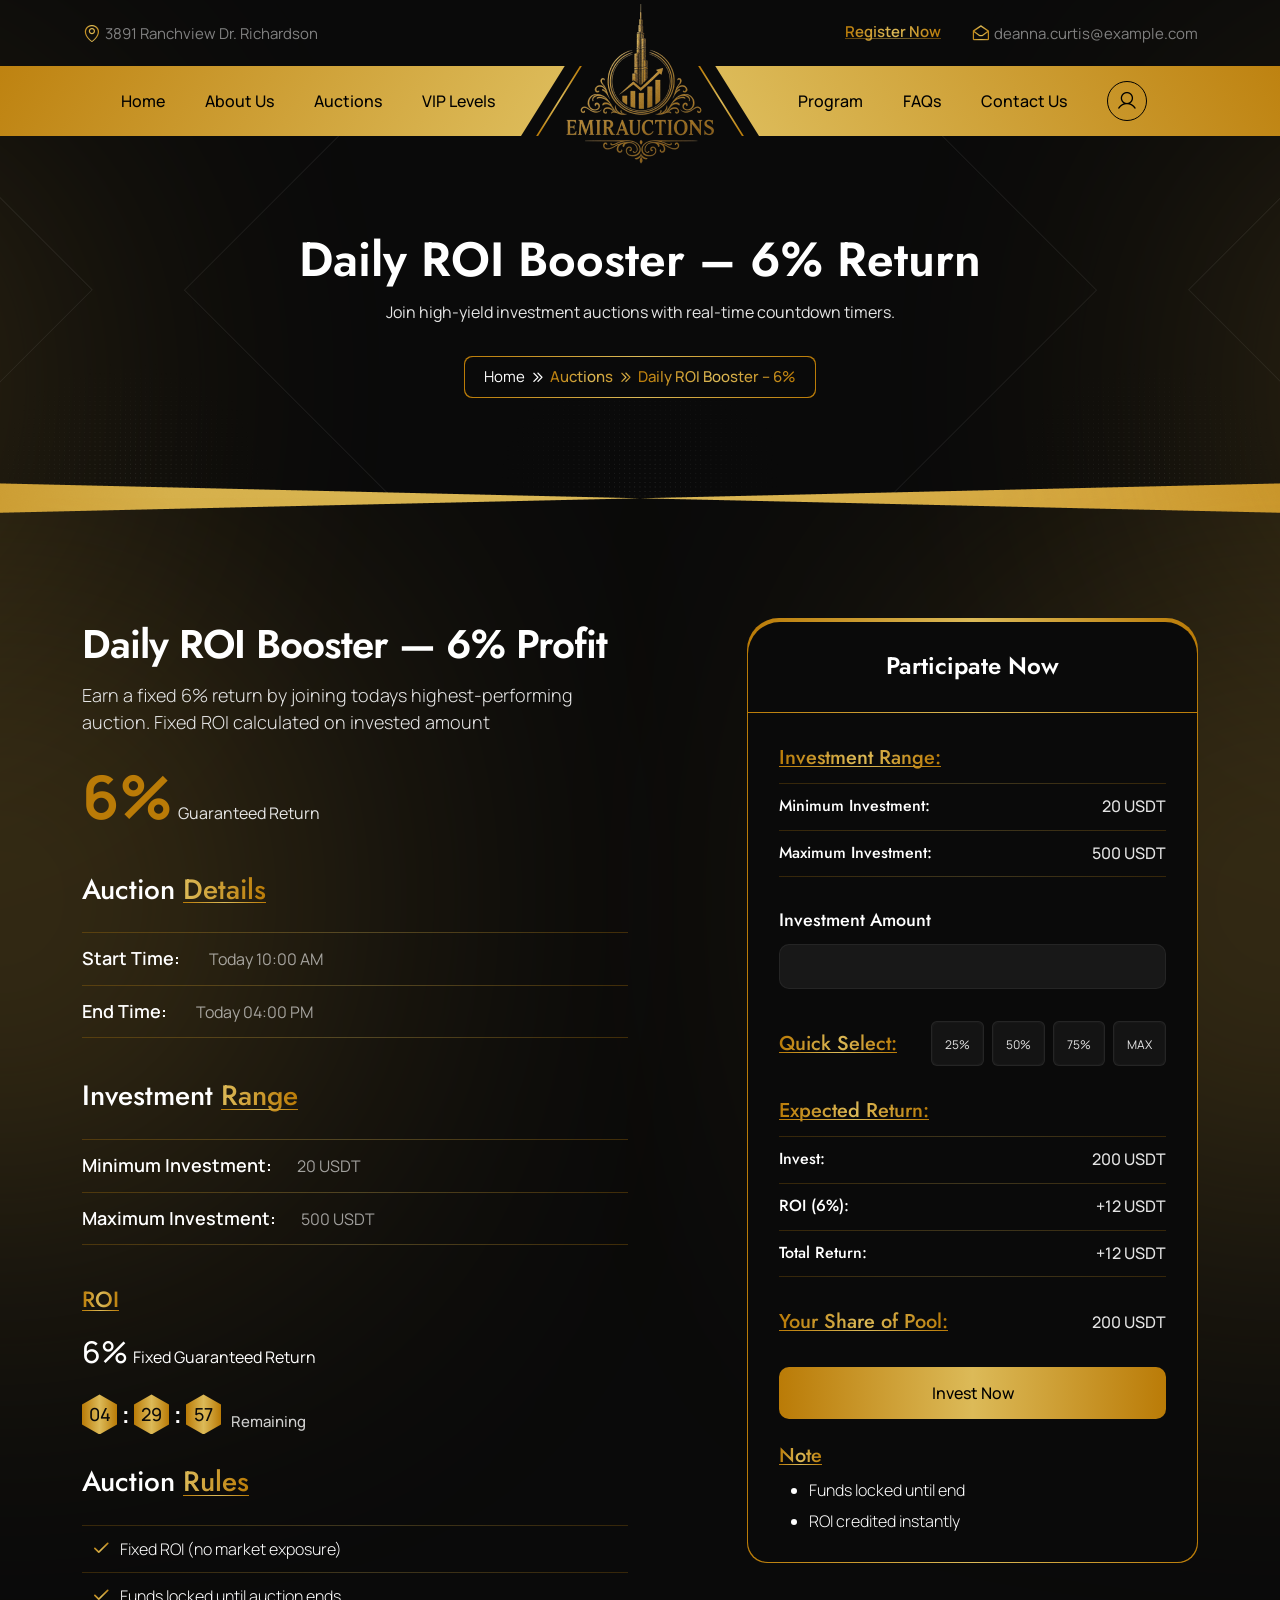
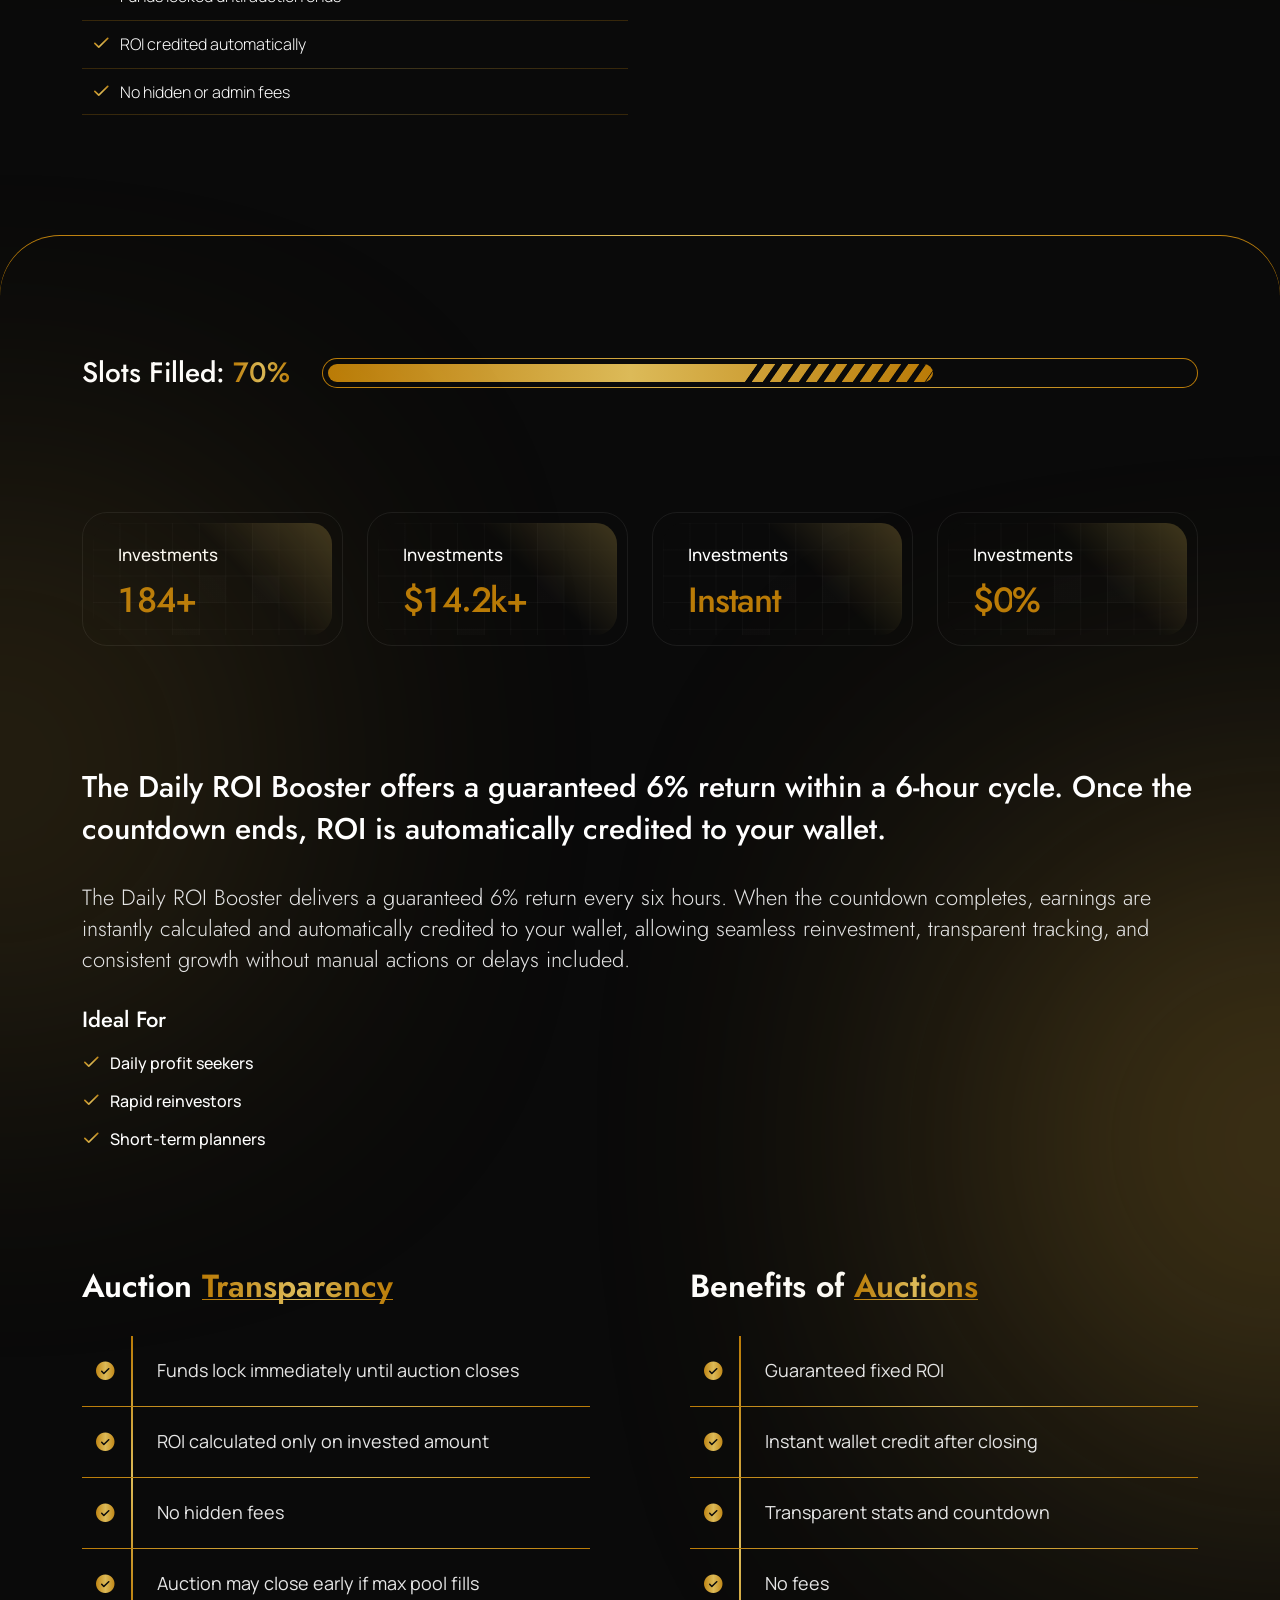
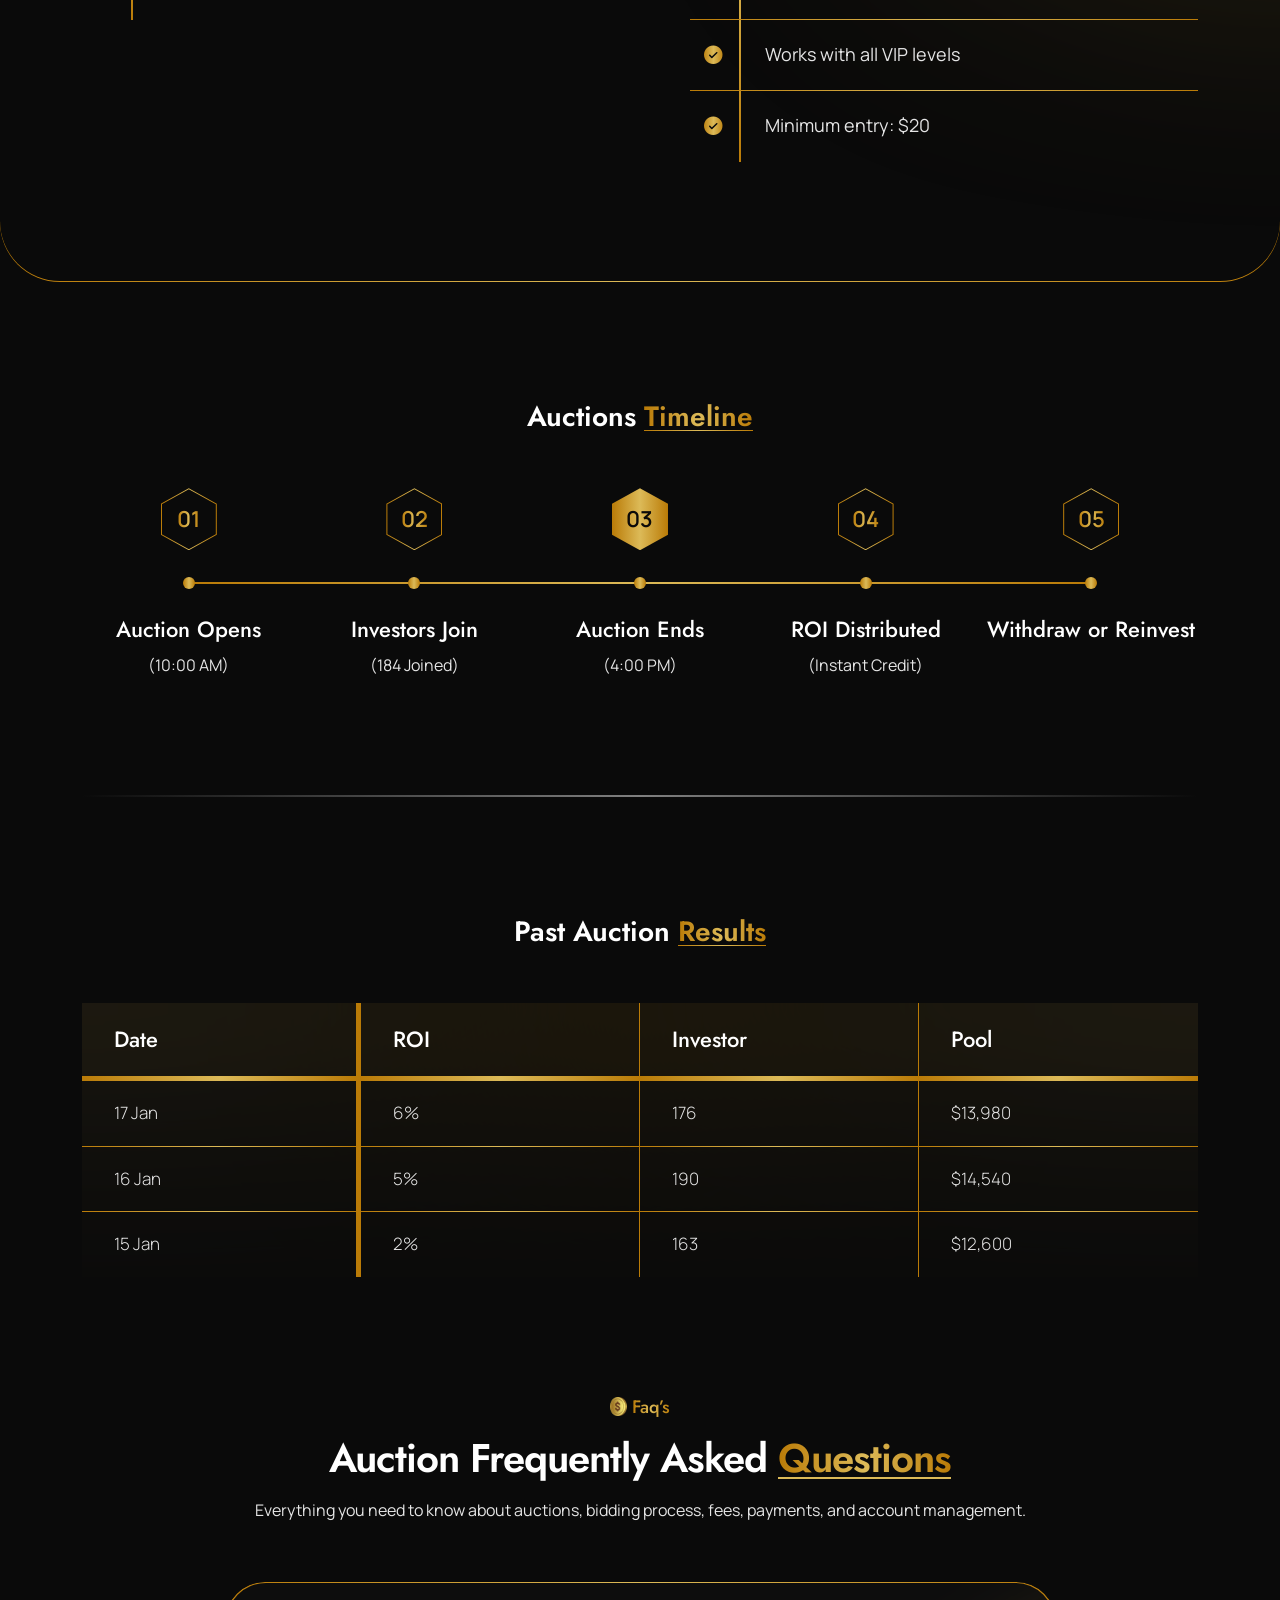
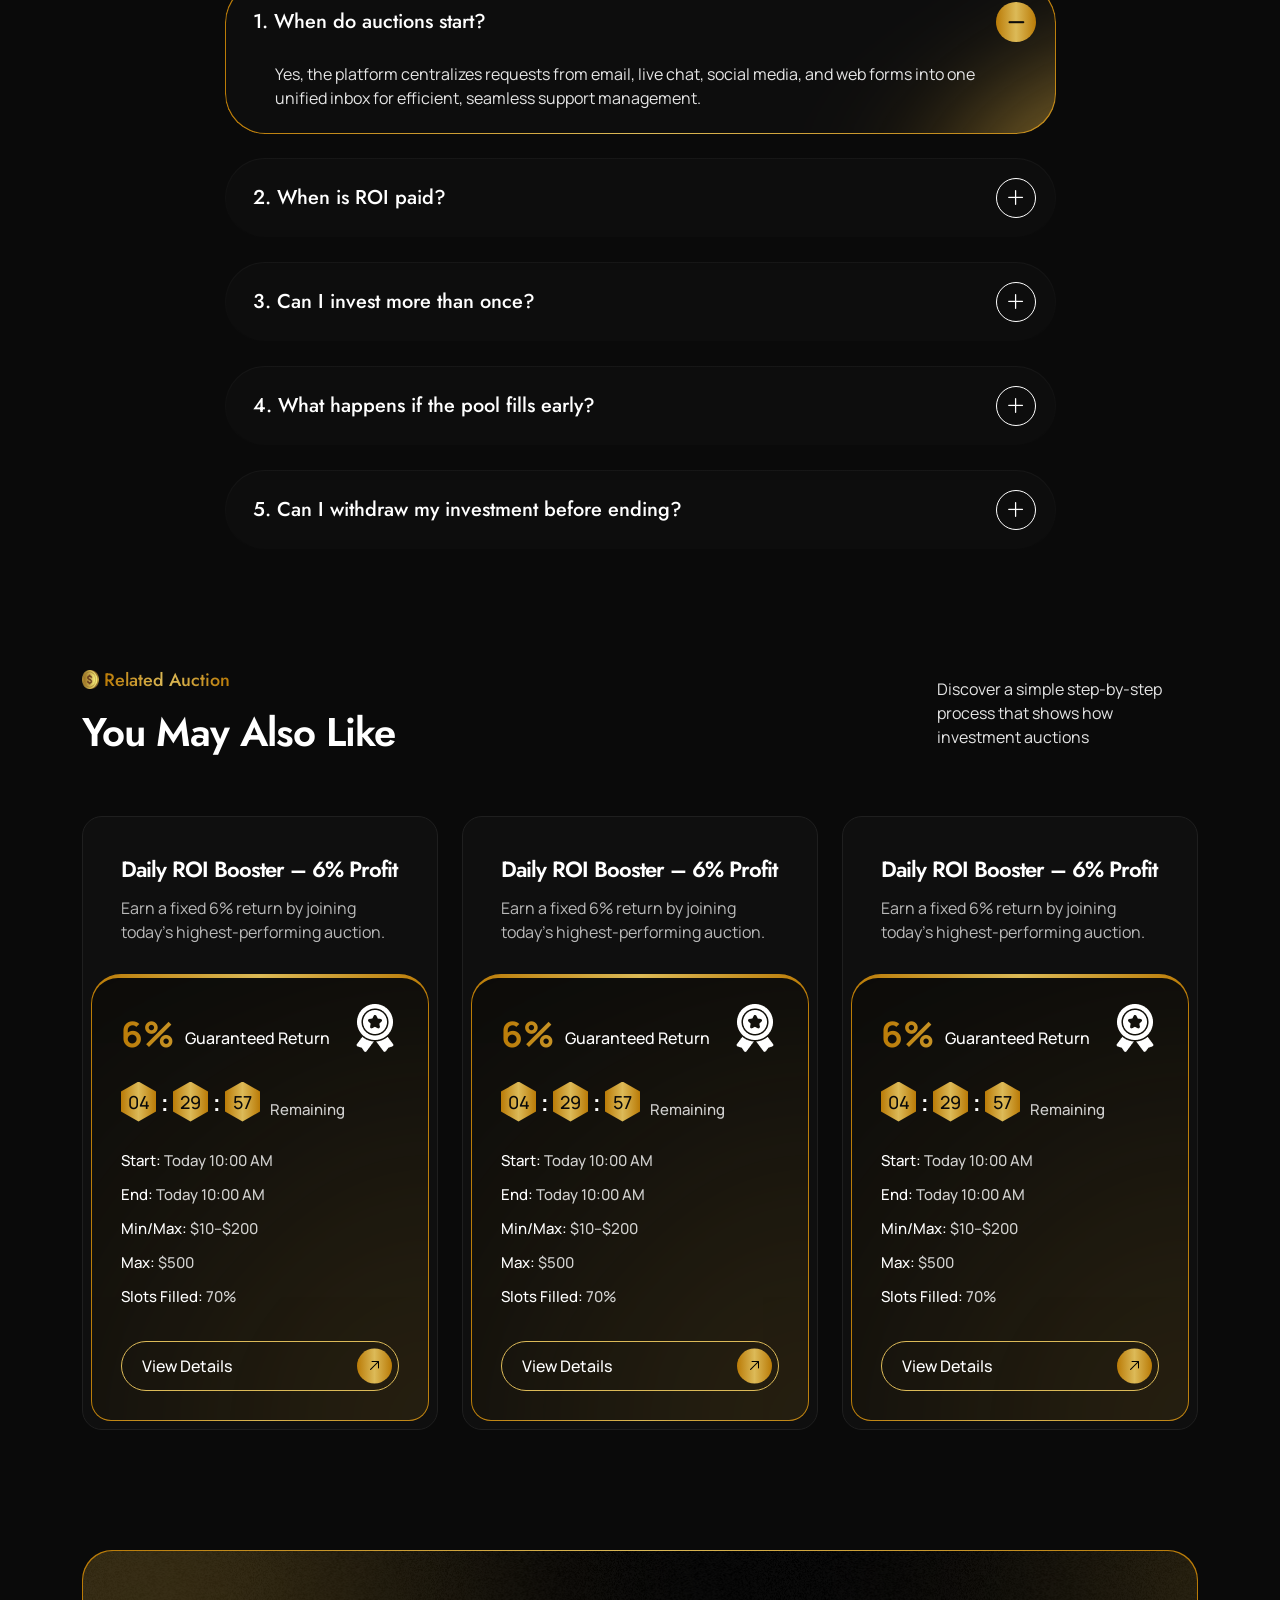
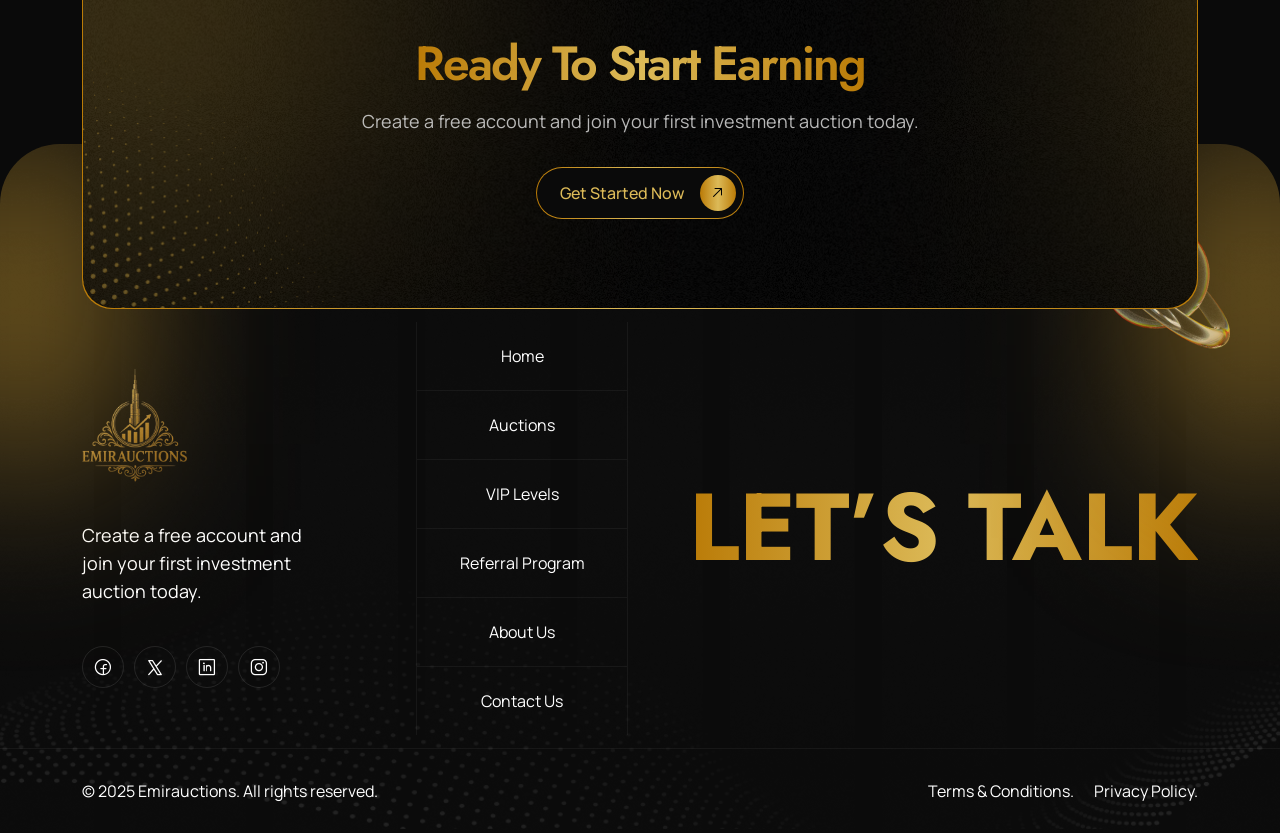
<file: auction-details.html>
<!DOCTYPE html>
<html lang="en">
<head>
    <meta charset="UTF-8">
    <meta name="viewport" content="width=device-width, initial-scale=1.0">
    <title>Emirauctions</title>

    <link rel="stylesheet" href="assets/icon/thin/style.css">
    <link rel="stylesheet" href="assets/icon/regular/style.css">
    <link rel="stylesheet" href="assets/icon/bold/style.css">
    <link rel="stylesheet" href="assets/icon/fill/style.css">
    <link rel="stylesheet" href="assets/css/jquery.bxslider.min.css">
    <link rel="stylesheet" href="assets/css/odometer.css">
    <link rel="stylesheet" href="assets/css/bootstrap.min.css">
    <link rel="stylesheet" href="assets/css/style.css">
</head>
<body>
    <header class="header">
        <div class="header--top">
            <div class="container">
                <div class="header--top--content">
                    <div class="header--top--content--left">
                        <p><i class="ph ph-map-pin"></i> 3891 Ranchview Dr. Richardson</p>
                    </div>
                    <div class="header--top--content--right">
                        <p><a href="#">Register Now</a></p>
                        <p><i class="ph ph-envelope-simple-open"></i> deanna.curtis@example.com</p>
                    </div>
                </div>
            </div>
        </div>
        <div class="header--bottom">
            <div class="container">
                <div class="row d-lg-none">
                    <div class="col-4">
                        <div class="header--bottom--left-menu">
                            <div class="header--bottom--menu--item">
                                <a role="button" class="mobile-menu-btn user-btn"><i class="ph ph-list"></i></a>
                            </div>
                        </div>
                        <div class="header--bottom--menu-sm">
                            <div class="header--bottom--menu-sm--logo">
                                <a href="index.html"><img src="assets/images/logo.png" alt="logo"></a>
                            </div>
                            <button class="header--bottom--menu-sm--close"><i class="ph ph-x"></i></button>
                            <ul>
                                <li class="header--bottom--menu-sm--item"><a href="#">Home</a></li>
                                <li class="header--bottom--menu-sm--item"><a href="#">About Us</a></li>
                                <li class="header--bottom--menu-sm--item"><a href="auction.html">Auctions</a></li>
                                <li class="header--bottom--menu-sm--item"><a href="#">VIP Levels</a></li>
                                <li class="header--bottom--menu-sm--item"><a href="#">Program</a></li>
                                <li class="header--bottom--menu-sm--item"><a href="#">FAQs</a></li>
                                <li class="header--bottom--menu-sm--item"><a href="#">Contact Us</a></li>
                            </ul>
                        </div>
                    </div>
                    <div class="col-4">
                        <div class="logo">
                            <a href="#"><img src="assets/images/logo.png" alt="Logo"></a>
                        </div>
                    </div>
                    <div class="col-4">
                        <div class="header--bottom--right-menu">
                            <div class="header--bottom--menu--item">
                                <a href="#" class="user-btn"><i class="ph ph-user"></i></a>
                            </div>
                        </div>
                    </div>
                </div>
                <div class="row g-4 d-lg-flex d-none">
                    <div class="col-lg-5">
                        <div class="header--bottom--left-menu">
                            <ul class="header--bottom--menu">
                                <li class="header--bottom--menu--item"><a href="#">Home</a></li>
                                <li class="header--bottom--menu--item"><a href="#">About Us</a></li>
                                <li class="header--bottom--menu--item"><a href="auction.html">Auctions</a></li>
                                <li class="header--bottom--menu--item"><a href="#">VIP Levels</a></li>
                            </ul>
                        </div>
                    </div>
                    <div class="col-lg-2">
                        <div class="logo">
                            <a href="#"><img src="assets/images/logo.png" alt="Logo"></a>
                        </div>
                    </div>
                    <div class="col-lg-5">
                        <div class="header--bottom--right-menu">
                            <ul class="header--bottom--menu">
                                <li class="header--bottom--menu--item"><a href="#">Program</a></li>
                                <li class="header--bottom--menu--item"><a href="#">FAQs</a></li>
                                <li class="header--bottom--menu--item"><a href="#">Contact Us</a></li>
                                <li class="header--bottom--menu--item"><a href="#" class="user-btn"><i class="ph ph-user"></i></a></li>
                            </ul>
                        </div>
                    </div>
                </div>
            </div>
        </div>
    </header>

    <main>
        <div class="breadcrumb">
            <div class="breadcrumb--bg bg-img" data-bg="assets/images/breadcrumb-bg.png"></div>
            <div class="breadcrumb--vector bg-img" data-bg="assets/images/breadcrumb-vector.png"></div>
            <div class="container">
                <div class="breadcrumb--content">
                    <h2 class="breadcrumb--title">Daily ROI Booster – 6% Return</h2>
                    <p class="breadcrumb--desc">Join high-yield investment auctions with real-time countdown timers.</p>
                    <ul class="breadcrumb--list">
                        <li>Home</li>
                        <li>Auctions</li>
                        <li>Daily ROI Booster – 6%</li>
                    </ul>
                </div>
            </div>
        </div>

        <div class="auction-details py-120">
            <div class="container">
                <div class="row gy-5 justify-content-between">
                    <div class="col-md-6">
                        <div class="auction-details--txt">
                            <h2 class="auction-details--title">Daily ROI Booster — 6% Profit</h2>
                            <p class="auction-details--desc">Earn a fixed 6% return by joining todays highest-performing auction. Fixed ROI calculated on invested amount</p>
                            <h3 class="auction-details--return">6%<span>Guaranteed Return</span></h3>
                            <ul class="auction-details--list">
                                <li class="auction-details--list--title">Auction <span>Details</span></li>
                                <li class="auction-details--list--item">Start Time: <span>Today 10:00 AM</span></li>
                                <li class="auction-details--list--item">End Time: <span>Today 04:00 PM</span></li>
                            </ul>
                            <ul class="auction-details--list">
                                <li class="auction-details--list--title">Investment <span>Range</span></li>
                                <li class="auction-details--list--item">Minimum Investment:<span>20 USDT</span></li>
                                <li class="auction-details--list--item">Maximum Investment:<span>500 USDT</span></li>
                            </ul>
                            <h5 class="auction-details--highlight">ROI</h5>
                            <h4 class="auction-details--subtitle">6%<span>Fixed Guaranteed Return</span></h4>
                            <div class="auction--card--body--counter">
                                <span class="auction--card--body--counter--countdown" data-minute="270"></span>
                                <span class="auction--card--body--counter--txt">Remaining</span>
                            </div>
                            <div class="auction-details--rules">
                                <h6 class="auction-details--list--title">Auction <span>Rules</span></h6>
                                <ul class="auction-details--rules--list">
                                    <li><span><i class="ph-bold ph-check"></i></span>Fixed ROI (no market exposure)</li>
                                    <li><span><i class="ph-bold ph-check"></i></span>Funds locked until auction ends</li>
                                    <li><span><i class="ph-bold ph-check"></i></span>ROI credited automatically</li>
                                    <li><span><i class="ph-bold ph-check"></i></span>No hidden or admin fees</li>
                                </ul>
                            </div>
                        </div>
                    </div>
                    <div class="col-xl-5 col-md-6">
                        <div class="auction-details--form">
                            <h3 class="auction-details--form--title">Participate Now</h3>
                            <div class="auction-details--form--body">
                                <div class="auction-details--form--list">
                                    <h4 class="auction-details--form--subtitle">Investment Range:</h4>
                                    <ul>
                                        <li>Minimum Investment:<span>20 USDT</span></li>
                                        <li>Maximum Investment:<span>500 USDT</span></li>
                                    </ul>
                                </div>
                                <label class="auction-details--form--label">Investment Amount</label>
                                <input type="text" id="investmentAmount" class="auction-details--form--input">
                                <div class="auction-details--form--quick-select">
                                    <h4 class="auction-details--form--subtitle">Quick Select:</h4>
                                    <div class="auction-details--form--quick-select--btn-group">
                                        <a role="button" class="auction-details--form--quick-select--btn" data-val="25%">25%</a>
                                        <a role="button" class="auction-details--form--quick-select--btn" data-val="50%">50%</a>
                                        <a role="button" class="auction-details--form--quick-select--btn" data-val="75%">75%</a>
                                        <a role="button" class="auction-details--form--quick-select--btn" data-val="MAX">MAX</a>
                                    </div>
                                </div>
                                <div class="auction-details--form--list">
                                    <h4 class="auction-details--form--subtitle">Expected Return:</h4>
                                    <ul>
                                        <li>Invest:<span>200 USDT</span></li>
                                        <li>ROI (6%):<span>+12 USDT</span></li>
                                        <li>Total Return:<span>+12 USDT</span></li>
                                    </ul>
                                </div>
                                <div class="auction-details--form--your-share">
                                    <h4 class="auction-details--form--subtitle">Your Share of Pool:</h4>
                                    <span>200 USDT</span>
                                </div>
                                <button class="btn btn-primary">Invest Now</button>
                                <div class="auction-details--form--footer">
                                    <h4 class="auction-details--form--subtitle">Note</h4>
                                    <ul class="auction-details--form--footer--list">
                                        <li>Funds locked until end</li>
                                        <li>ROI credited instantly</li>
                                    </ul>
                                </div>
                            </div>
                        </div>
                    </div>
                </div>
            </div>
        </div>

        <div class="auction-information py-120">
            <div class="container">
                <div class="auction-information--slot pb-120">
                    <p class="auction-information--slot--txt">Slots Filled: <span>70%</span></p>
                    <div class="auction-information--slot--progress">
                        <div class="auction-information--slot--progressbar" data-value="70%"></div>
                    </div>
                </div>
            </div>
            <div class="pb-120">
                <div class="container">
                    <div class="row g-4">
                        <div class="col-lg-3 col-sm-6 col-xsm-6">
                            <div class="overview--card overview--card-sm w-100">
                                <div class="overview--card--bg bg-img" data-bg="assets/images/overview-card-bg.png"></div>
                                <p>Investments</p>
                                <h3><span class="odometer" data-count="184">0</span><span class="odometer-suffix"></span>+</h3>
                            </div>
                        </div>
                        <div class="col-lg-3 col-sm-6 col-xsm-6">
                            <div class="overview--card overview--card-sm w-100">
                                <div class="overview--card--bg bg-img" data-bg="assets/images/overview-card-bg.png"></div>
                                <p>Investments</p>
                                <h3>$<span class="odometer" data-count="14200">0</span><span class="odometer-suffix"></span>+</h3>
                            </div>
                        </div>
                        <div class="col-lg-3 col-sm-6 col-xsm-6">
                            <div class="overview--card overview--card-sm w-100">
                                <div class="overview--card--bg bg-img" data-bg="assets/images/overview-card-bg.png"></div>
                                <p>Investments</p>
                                <h3>Instant</h3>
                            </div>
                        </div>
                        <div class="col-lg-3 col-sm-6 col-xsm-6">
                            <div class="overview--card overview--card-sm w-100">
                                <div class="overview--card--bg bg-img" data-bg="assets/images/overview-card-bg.png"></div>
                                <p>Investments</p>
                                <h3>$<span class="odometer" data-count="0">0</span><span class="odometer-suffix"></span>%</h3>
                            </div>
                        </div>
                    </div>
                </div>
            </div>
            <div class="auction-information--content pb-120">
                <div class="container">
                    <h4 class="auction-information--content--title">The Daily ROI Booster offers a guaranteed 6% return within a 6-hour cycle. Once the countdown ends, ROI is automatically credited to your wallet.</h4>
                    <p class="auction-information--content--desc">The Daily ROI Booster delivers a guaranteed 6% return every six hours. When the countdown completes, earnings are instantly calculated and automatically credited to your wallet, allowing seamless reinvestment, transparent tracking, and consistent growth without manual actions or delays included.</p>
                    <h5 class="auction-information--content--subtitle">Ideal For</h5>
                    <ul class="auction-information--content--list">
                        <li><span><i class="ph-bold ph-check"></i></span>Daily profit seekers</li>
                        <li><span><i class="ph-bold ph-check"></i></span>Rapid reinvestors</li>
                        <li><span><i class="ph-bold ph-check"></i></span>Short-term planners</li>
                    </ul>
                </div>
            </div>
            <div class="container">
                <div class="auction-information--list">
                    <div class="auction-information--list--group">
                        <h3 class="auction-information--list--title">Auction <span>Transparency</span></h3>
                        <ul>
                            <li class="auction-information--list--item"><i class="ph-fill ph-check-circle"></i><span>Funds lock immediately until auction closes</span></li>
                            <li class="auction-information--list--item"><i class="ph-fill ph-check-circle"></i><span>ROI calculated only on invested amount</span></li>
                            <li class="auction-information--list--item"><i class="ph-fill ph-check-circle"></i><span>No hidden fees</span></li>
                            <li class="auction-information--list--item"><i class="ph-fill ph-check-circle"></i><span>Auction may close early if max pool fills</span></li>
                        </ul>
                    </div>
                    <div class="auction-information--list--group">
                        <h3 class="auction-information--list--title">Benefits of <span>Auctions</span></h3>
                        <ul>
                            <li class="auction-information--list--item"><i class="ph-fill ph-check-circle"></i><span>Guaranteed fixed ROI</span></li>
                            <li class="auction-information--list--item"><i class="ph-fill ph-check-circle"></i><span>Instant wallet credit after closing</span></li>
                            <li class="auction-information--list--item"><i class="ph-fill ph-check-circle"></i><span>Transparent stats and countdown</span></li>
                            <li class="auction-information--list--item"><i class="ph-fill ph-check-circle"></i><span>No fees</span></li>
                            <li class="auction-information--list--item"><i class="ph-fill ph-check-circle"></i><span>Works with all VIP levels</span></li>
                            <li class="auction-information--list--item"><i class="ph-fill ph-check-circle"></i><span>Minimum entry: $20</span></li>
                        </ul>
                    </div>
                </div>
            </div>
        </div>

        <div class="auction-timeline">
            <div class="container">
                <div class="auction-timeline--inner py-120">
                    <h2 class="auction-timeline--title">Auctions <span>Timeline</span></h2>
                    <div class="auction-timeline--grid">
                        <div class="auction-timeline--card">
                            <span class="auction-timeline--card--number"><span>01</span></span>
                            <div class="auction-timeline--card--txt">
                                <h3 class="auction-timeline--card--title">Auction Opens</h3>
                                <p class="auction-timeline--card--info">(10:00 AM)</p>
                            </div>
                        </div>
                        <div class="auction-timeline--card">
                            <span class="auction-timeline--card--number"><span>02</span></span>
                            <div class="auction-timeline--card--txt">
                                <h3 class="auction-timeline--card--title">Investors Join</h3>
                                <p class="auction-timeline--card--info">(184 Joined)</p>
                            </div>
                        </div>
                        <div class="auction-timeline--card active">
                            <span class="auction-timeline--card--number"><span>03</span></span>
                            <div class="auction-timeline--card--txt">
                                <h3 class="auction-timeline--card--title">Auction Ends</h3>
                                <p class="auction-timeline--card--info">(4:00 PM)</p>
                            </div>
                        </div>
                        <div class="auction-timeline--card">
                            <span class="auction-timeline--card--number"><span>04</span></span>
                            <div class="auction-timeline--card--txt">
                                <h3 class="auction-timeline--card--title">ROI Distributed</h3>
                                <p class="auction-timeline--card--info">(Instant Credit)</p>
                            </div>
                        </div>
                        <div class="auction-timeline--card">
                            <span class="auction-timeline--card--number"><span>05</span></span>
                            <div class="auction-timeline--card--txt">
                                <h3 class="auction-timeline--card--title">Withdraw or Reinvest</h3>
                            </div>
                        </div>
                    </div>
                </div>
            </div>
        </div>

        <div class="auction-result py-120">
            <div class="container">
                <h2 class="auction-timeline--title">Past Auction <span>Results</span></h2>
                <div class="auction-result--table">
                    <div class="table-responsive scroll">
                        <table class="table">
                            <thead>
                                <tr>
                                    <th>Date</th>
                                    <th>ROI</th>
                                    <th>Investor</th>
                                    <th>Pool</th>
                                </tr>
                            </thead>
                            <tbody>
                                <tr>
                                    <td>17 Jan</td>
                                    <td>6%</td>
                                    <td>176</td>
                                    <td>$13,980</td>
                                </tr>
                                <tr>
                                    <td>16 Jan</td>
                                    <td>5%</td>
                                    <td>190</td>
                                    <td>$14,540</td>
                                </tr>
                                <tr>
                                    <td>15 Jan</td>
                                    <td>2%</td>
                                    <td>163</td>
                                    <td>$12,600</td>
                                </tr>
                            </tbody>
                        </table>
                    </div>
                </div>
            </div>
        </div>

        <div class="faq pb-120">
            <div class="container">
                <div class="row justify-content-center">
                    <div class="col-xxl-6 col-lg-8 col-lg-9 col-md-10">
                        <div class="section-heading">
                            <h3 class="section-heading--subtitle"><img src="assets/images/coin.png" alt="image"> <span>Faq’s</span></h3>
                            <h2 class="section-heading--title">Auction Frequently Asked <span>Questions</span></h2>
                            <p class="section-heading--desc">Everything you need to know about auctions, bidding process, fees, payments, and account management.</p>
                        </div>
                    </div>
                </div>
                <div class="row justify-content-center">
                    <div class="col-lg-9">
                        <div class="accordion" id="auctionDetailsFaq">
                            <div class="accordion-item">
                                <h2 class="accordion-header">
                                    <button class="accordion-button" type="button" data-bs-toggle="collapse" data-bs-target="#collapseOne" aria-expanded="true" aria-controls="collapseOne">
                                        1. When do auctions start?
                                        <span></span>
                                    </button>
                                </h2>
                                <div id="collapseOne" class="accordion-collapse collapse show" data-bs-parent="#auctionDetailsFaq">
                                    <div class="accordion-body">
                                        <p>Yes, the platform centralizes requests from email, live chat, social media, and web forms into one unified inbox for efficient, seamless support management.</p>
                                    </div>
                                </div>
                            </div>
                            <div class="accordion-item">
                                <h2 class="accordion-header">
                                    <button class="accordion-button collapsed" type="button" data-bs-toggle="collapse" data-bs-target="#collapseTwo" aria-expanded="false" aria-controls="collapseTwo">
                                        2. When is ROI paid?
                                        <span></span>
                                    </button>
                                </h2>
                                <div id="collapseTwo" class="accordion-collapse collapse" data-bs-parent="#auctionDetailsFaq">
                                    <div class="accordion-body">
                                        <p>Yes, the platform centralizes requests from email, live chat, social media, and web forms into one unified inbox for efficient, seamless support management.</p>
                                    </div>
                                </div>
                            </div>
                            <div class="accordion-item">
                                <h2 class="accordion-header">
                                    <button class="accordion-button collapsed" type="button" data-bs-toggle="collapse" data-bs-target="#collapseThree" aria-expanded="false" aria-controls="collapseThree">
                                        3. Can I invest more than once?
                                        <span></span>
                                    </button>
                                </h2>
                                <div id="collapseThree" class="accordion-collapse collapse" data-bs-parent="#auctionDetailsFaq">
                                    <div class="accordion-body">
                                        <p>Yes, the platform centralizes requests from email, live chat, social media, and web forms into one unified inbox for efficient, seamless support management.</p>
                                    </div>
                                </div>
                            </div>
                            <div class="accordion-item">
                                <h2 class="accordion-header">
                                    <button class="accordion-button collapsed" type="button" data-bs-toggle="collapse" data-bs-target="#collapseFour" aria-expanded="false" aria-controls="collapseFour">
                                        4. What happens if the pool fills early?
                                        <span></span>
                                    </button>
                                </h2>
                                <div id="collapseFour" class="accordion-collapse collapse" data-bs-parent="#auctionDetailsFaq">
                                    <div class="accordion-body">
                                        <p>Yes, the platform centralizes requests from email, live chat, social media, and web forms into one unified inbox for efficient, seamless support management.</p>
                                    </div>
                                </div>
                            </div>
                            <div class="accordion-item">
                                <h2 class="accordion-header">
                                    <button class="accordion-button collapsed" type="button" data-bs-toggle="collapse" data-bs-target="#collapseFive" aria-expanded="false" aria-controls="collapseFive">
                                        5. Can I withdraw my investment before ending?
                                        <span></span>
                                    </button>
                                </h2>
                                <div id="collapseFive" class="accordion-collapse collapse" data-bs-parent="#auctionDetailsFaq">
                                    <div class="accordion-body">
                                        <p>Yes, the platform centralizes requests from email, live chat, social media, and web forms into one unified inbox for efficient, seamless support management.</p>
                                    </div>
                                </div>
                            </div>
                        </div>
                    </div>
                </div>
            </div>
        </div>

        <div class="related-auction pb-120">
            <div class="container">
                <div class="section-heading text-start">
                    <div class="row align-items-center">
                        <div class="col-lg-9 col-md-7">
                            <h3 class="section-heading--subtitle"><img src="assets/images/coin.png" alt="image"> <span>Related Auction</span></h3>
                            <h2 class="section-heading--title mb-0">You May Also Like</h2>
                        </div>
                        <div class="col-lg-3 col-md-5">
                            <p class="section-heading--desc">Discover a simple step-by-step process that shows how investment auctions</p>
                        </div>
                    </div>
                </div>
                <div class="row g-4 justify-content-center">
                    <div class="col-xl-4 col-lg-5 col-md-6">
                        <div class="auction--card">
                            <div class="auction--card--top">
                                <h3>Daily ROI Booster – 6% Profit</h3>
                                <p>Earn a fixed 6% return by joining today's highest-performing auction.</p>
                            </div>
                            <div class="auction--card--body">
                                <h4 class="auction--card--body--title">6% <span>Guaranteed Return</span><img src="assets/images/auction-icon.png" alt="icon"></h4>
                                <div class="auction--card--body--counter">
                                    <span class="auction--card--body--counter--countdown" data-minute="270"></span>
                                    <span class="auction--card--body--counter--txt">Remaining</span>
                                </div>
                                <ul class="auction--card--body--list">
                                    <li>Start: <span>Today 10:00 AM</span></li>
                                    <li>End: <span>Today 10:00 AM</span></li>
                                    <li>Min/Max: <span>$10–$200</span></li>
                                    <li>Max: <span>$500</span></li>
                                    <li>Slots Filled: <span>70%</span></li>
                                </ul>
                                <a href="#" class="auction--card--body--btn">View Details <span><i class="ph ph-arrow-up-right"></i></span></a>
                            </div>
                        </div>
                    </div>
                    <div class="col-xl-4 col-lg-5 col-md-6">
                        <div class="auction--card">
                            <div class="auction--card--top">
                                <h3>Daily ROI Booster – 6% Profit</h3>
                                <p>Earn a fixed 6% return by joining today's highest-performing auction.</p>
                            </div>
                            <div class="auction--card--body">
                                <h4 class="auction--card--body--title">6% <span>Guaranteed Return</span><img src="assets/images/auction-icon.png" alt="icon"></h4>
                                <div class="auction--card--body--counter">
                                    <span class="auction--card--body--counter--countdown" data-minute="270"></span>
                                    <span class="auction--card--body--counter--txt">Remaining</span>
                                </div>
                                <ul class="auction--card--body--list">
                                    <li>Start: <span>Today 10:00 AM</span></li>
                                    <li>End: <span>Today 10:00 AM</span></li>
                                    <li>Min/Max: <span>$10–$200</span></li>
                                    <li>Max: <span>$500</span></li>
                                    <li>Slots Filled: <span>70%</span></li>
                                </ul>
                                <a href="#" class="auction--card--body--btn">View Details <span><i class="ph ph-arrow-up-right"></i></span></a>
                            </div>
                        </div>
                    </div>
                    <div class="col-xl-4 col-lg-5 col-md-6">
                        <div class="auction--card">
                            <div class="auction--card--top">
                                <h3>Daily ROI Booster – 6% Profit</h3>
                                <p>Earn a fixed 6% return by joining today's highest-performing auction.</p>
                            </div>
                            <div class="auction--card--body">
                                <h4 class="auction--card--body--title">6% <span>Guaranteed Return</span><img src="assets/images/auction-icon.png" alt="icon"></h4>
                                <div class="auction--card--body--counter">
                                    <span class="auction--card--body--counter--countdown" data-minute="270"></span>
                                    <span class="auction--card--body--counter--txt">Remaining</span>
                                </div>
                                <ul class="auction--card--body--list">
                                    <li>Start: <span>Today 10:00 AM</span></li>
                                    <li>End: <span>Today 10:00 AM</span></li>
                                    <li>Min/Max: <span>$10–$200</span></li>
                                    <li>Max: <span>$500</span></li>
                                    <li>Slots Filled: <span>70%</span></li>
                                </ul>
                                <a href="#" class="auction--card--body--btn">View Details <span><i class="ph ph-arrow-up-right"></i></span></a>
                            </div>
                        </div>
                    </div>
                </div>
            </div>
        </div>

        <div class="cta">
            <div class="container">
                <div class="cta--inner">
                    <div class="cta--bg bg-img" data-bg="assets/images/cta-bg.png"></div>
                    <h2 class="cta--title">Ready To Start Earning</h2>
                    <p>Create a free account and join your first investment auction today.</p>
                    <a href="#" class="btn btn-secondary">Get Started Now<span class="btn--icon"><i class="ph ph-arrow-up-right"></i></span></a>
                </div>
            </div>
        </div>

        <footer class="footer">
            <div class="footer--bg bg-img" data-bg="assets/images/footer-bg.png"></div>
            <div class="footer--vector"><img src="assets/images/footer-vector.png" alt="image"></div>
            <div class="footer--top">
                <div class="container">
                    <div class="row g-4 align-items-center">
                        <div class="col-lg-6">
                            <div class="footer--content">
                                <div class="footer--content--left">
                                    <div class="footer--content--logo"><img src="assets/images/logo.png" alt="logo"></div>
                                    <p>Create a free account and join your first investment auction today.</p>
                                    <div class="footer--content--social">
                                        <a href="#"><i class="ph ph-facebook-logo"></i></a>
                                        <a href="#"><i class="ph ph-x-logo"></i></a>
                                        <a href="#"><i class="ph ph-linkedin-logo"></i></a>
                                        <a href="#"><i class="ph ph-instagram-logo"></i></a>
                                    </div>
                                </div>
                                <div class="footer--menu">
                                    <ul>
                                        <li><a href="#">Home</a></li>
                                        <li><a href="#">Auctions</a></li>
                                        <li><a href="#">VIP Levels</a></li>
                                        <li><a href="#">Referral Program</a></li>
                                        <li><a href="#">About Us</a></li>
                                        <li><a href="#">Contact Us</a></li>
                                    </ul>
                                </div>
                            </div>
                        </div>
                        <div class="col-lg-6">
                            <h2 class="footer--title"><a href="contact.html">LET’S TALK</a></h2>
                        </div>
                    </div>
                </div>
            </div>
            <div class="footer--bottom">
                <div class="container">
                    <div class="footer--bottom--content">
                        <p>© 2025 Emirauctions. All rights reserved.</p>
                        <p><a href="#">Terms & Conditions.</a><a href="#">Privacy Policy.</a></p>
                    </div>
                </div>
            </div>
        </footer>
    </main>

    <script src="assets/js/jquery-3.7.1.min.js"></script>
    <script src="assets/js/bootstrap.bundle.min.js"></script>
    <script src="assets/js/jquery.bxslider.min.js"></script>
    <script src="assets/js/odometer.min.js"></script>
    <script src="assets/js/main.js"></script>
</body>
</html>
</file>
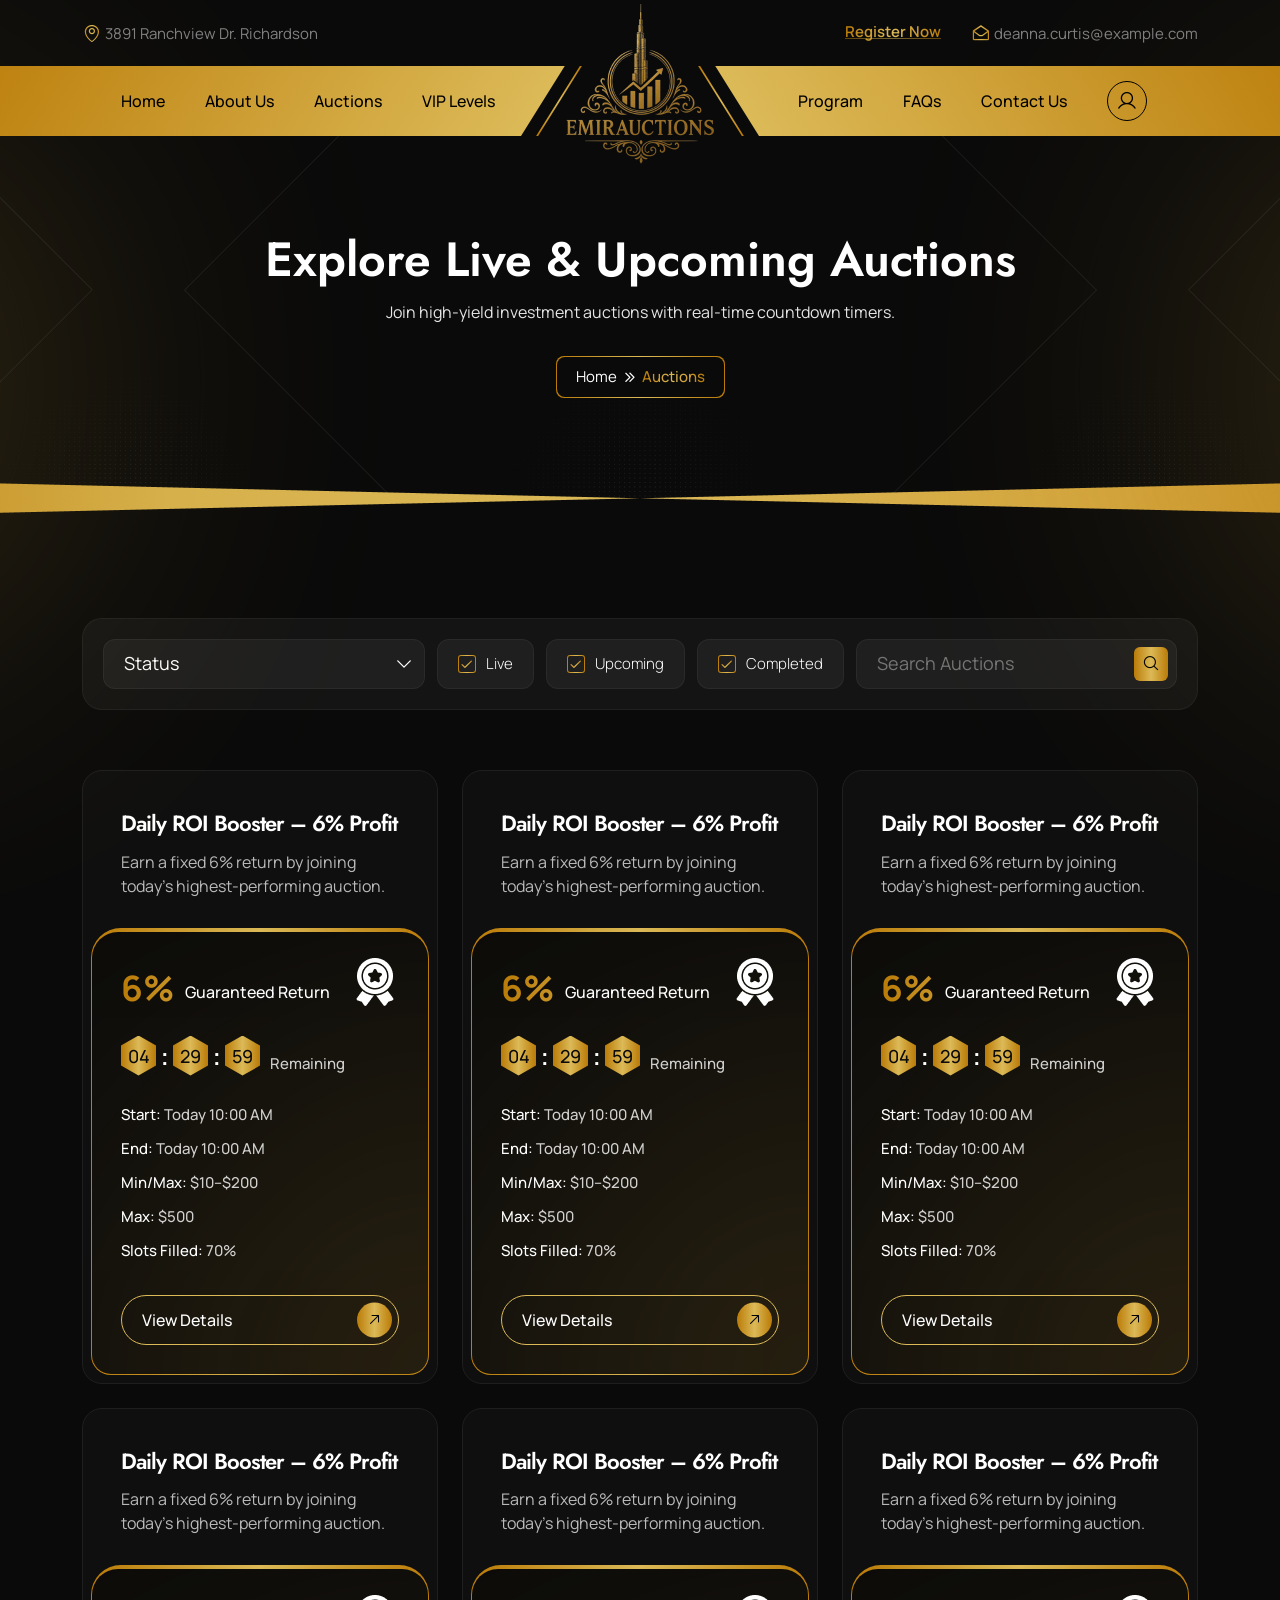
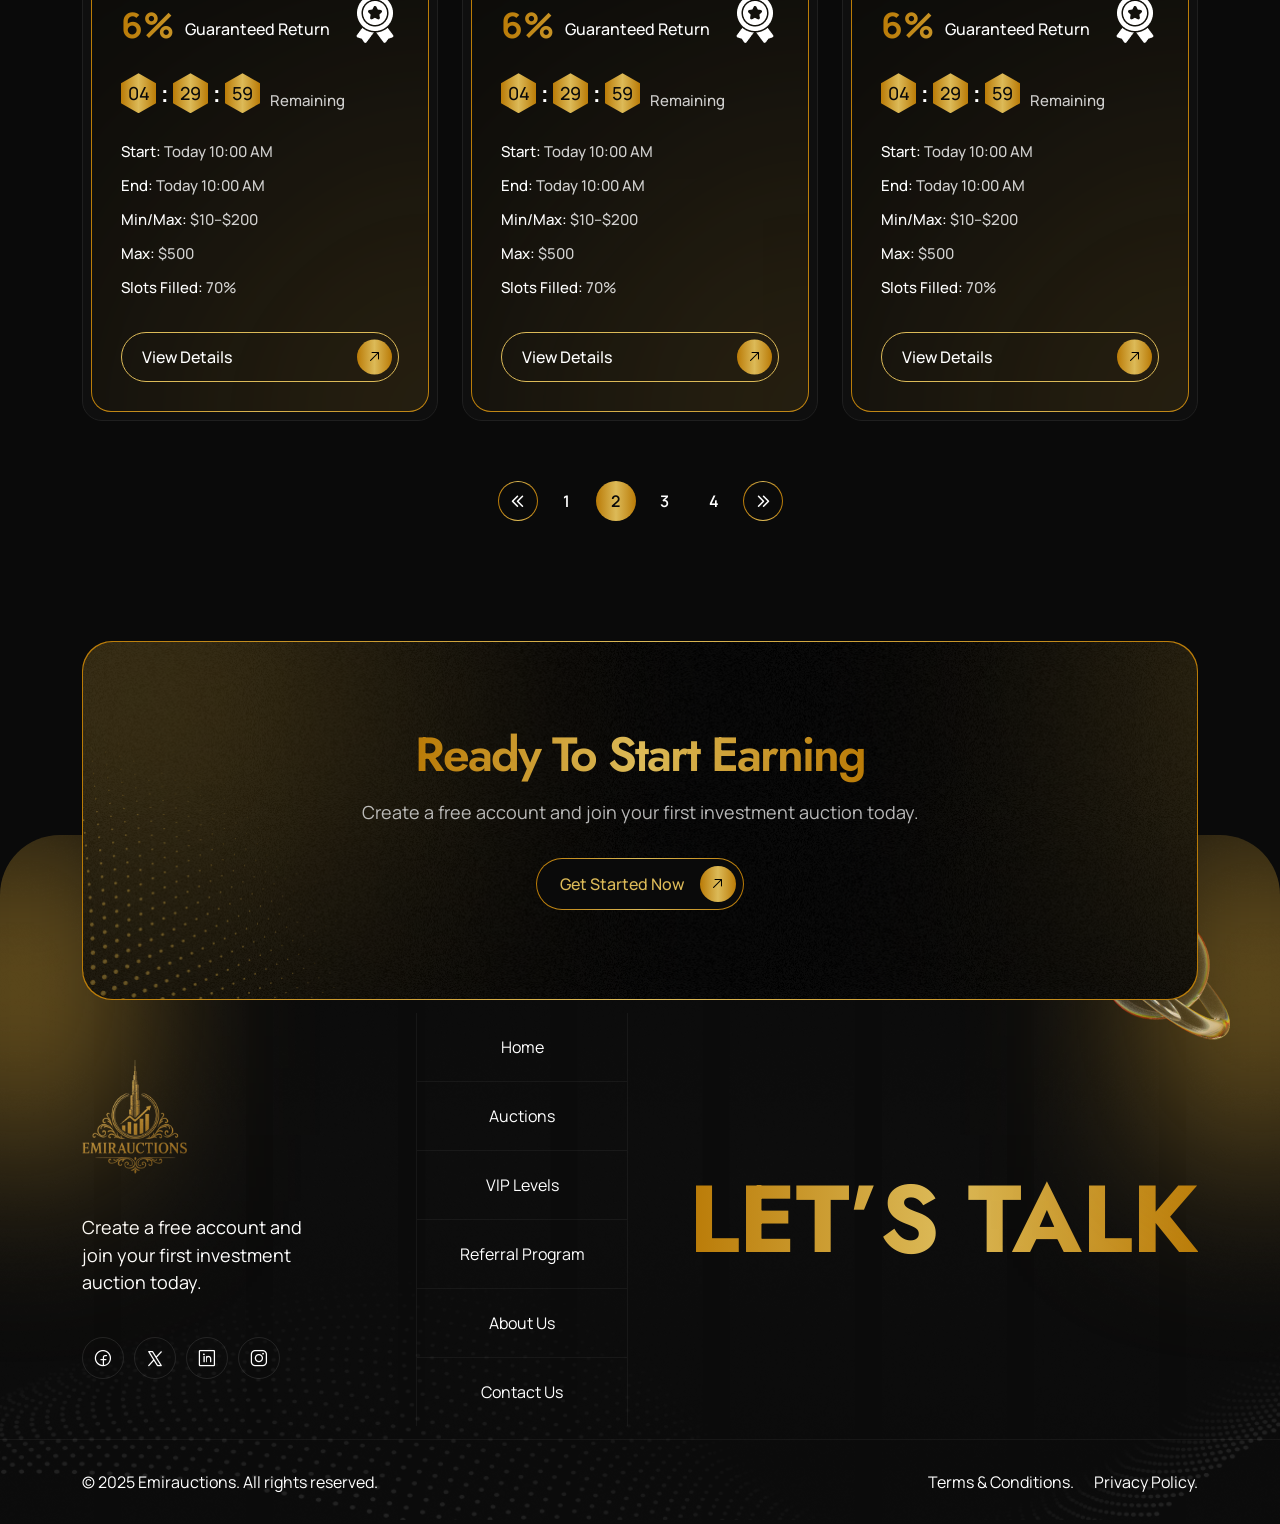
<file: auction.html>
<!DOCTYPE html>
<html lang="en">
<head>
    <meta charset="UTF-8">
    <meta name="viewport" content="width=device-width, initial-scale=1.0">
    <title>Emirauctions</title>

    <link rel="stylesheet" href="assets/icon/thin/style.css">
    <link rel="stylesheet" href="assets/icon/regular/style.css">
    <link rel="stylesheet" href="assets/icon/bold/style.css">
    <link rel="stylesheet" href="assets/icon/fill/style.css">
    <link rel="stylesheet" href="assets/css/jquery.bxslider.min.css">
    <link rel="stylesheet" href="assets/css/odometer.css">
    <link rel="stylesheet" href="assets/css/bootstrap.min.css">
    <link rel="stylesheet" href="assets/css/style.css">
</head>
<body>
    <header class="header">
        <div class="header--top">
            <div class="container">
                <div class="header--top--content">
                    <div class="header--top--content--left">
                        <p><i class="ph ph-map-pin"></i> 3891 Ranchview Dr. Richardson</p>
                    </div>
                    <div class="header--top--content--right">
                        <p><a href="#">Register Now</a></p>
                        <p><i class="ph ph-envelope-simple-open"></i> deanna.curtis@example.com</p>
                    </div>
                </div>
            </div>
        </div>
        <div class="header--bottom">
            <div class="container">
                <div class="row d-lg-none">
                    <div class="col-4">
                        <div class="header--bottom--left-menu">
                            <div class="header--bottom--menu--item">
                                <a role="button" class="mobile-menu-btn user-btn"><i class="ph ph-list"></i></a>
                            </div>
                        </div>
                        <div class="header--bottom--menu-sm">
                            <div class="header--bottom--menu-sm--logo">
                                <a href="index.html"><img src="assets/images/logo.png" alt="logo"></a>
                            </div>
                            <button class="header--bottom--menu-sm--close"><i class="ph ph-x"></i></button>
                            <ul>
                                <li class="header--bottom--menu-sm--item"><a href="#">Home</a></li>
                                <li class="header--bottom--menu-sm--item"><a href="#">About Us</a></li>
                                <li class="header--bottom--menu-sm--item"><a href="auction.html">Auctions</a></li>
                                <li class="header--bottom--menu-sm--item"><a href="#">VIP Levels</a></li>
                                <li class="header--bottom--menu-sm--item"><a href="#">Program</a></li>
                                <li class="header--bottom--menu-sm--item"><a href="#">FAQs</a></li>
                                <li class="header--bottom--menu-sm--item"><a href="#">Contact Us</a></li>
                            </ul>
                        </div>
                    </div>
                    <div class="col-4">
                        <div class="logo">
                            <a href="#"><img src="assets/images/logo.png" alt="Logo"></a>
                        </div>
                    </div>
                    <div class="col-4">
                        <div class="header--bottom--right-menu">
                            <div class="header--bottom--menu--item">
                                <a href="#" class="user-btn"><i class="ph ph-user"></i></a>
                            </div>
                        </div>
                    </div>
                </div>
                <div class="row g-4 d-lg-flex d-none">
                    <div class="col-lg-5">
                        <div class="header--bottom--left-menu">
                            <ul class="header--bottom--menu">
                                <li class="header--bottom--menu--item"><a href="#">Home</a></li>
                                <li class="header--bottom--menu--item"><a href="#">About Us</a></li>
                                <li class="header--bottom--menu--item"><a href="auction.html">Auctions</a></li>
                                <li class="header--bottom--menu--item"><a href="#">VIP Levels</a></li>
                            </ul>
                        </div>
                    </div>
                    <div class="col-lg-2">
                        <div class="logo">
                            <a href="#"><img src="assets/images/logo.png" alt="Logo"></a>
                        </div>
                    </div>
                    <div class="col-lg-5">
                        <div class="header--bottom--right-menu">
                            <ul class="header--bottom--menu">
                                <li class="header--bottom--menu--item"><a href="#">Program</a></li>
                                <li class="header--bottom--menu--item"><a href="#">FAQs</a></li>
                                <li class="header--bottom--menu--item"><a href="#">Contact Us</a></li>
                                <li class="header--bottom--menu--item"><a href="#" class="user-btn"><i class="ph ph-user"></i></a></li>
                            </ul>
                        </div>
                    </div>
                </div>
            </div>
        </div>
    </header>

    <main>
        <div class="breadcrumb">
            <div class="breadcrumb--bg bg-img" data-bg="assets/images/breadcrumb-bg.png"></div>
            <div class="breadcrumb--vector bg-img" data-bg="assets/images/breadcrumb-vector.png"></div>
            <div class="container">
                <div class="breadcrumb--content">
                    <h2 class="breadcrumb--title">Explore Live & Upcoming Auctions</h2>
                    <p class="breadcrumb--desc">Join high-yield investment auctions with real-time countdown timers.</p>
                    <ul class="breadcrumb--list">
                        <li>Home</li>
                        <li>Auctions</li>
                    </ul>
                </div>
            </div>
        </div>

        <div class="auction-page py-120">
            <div class="container">
                <form class="auction-page--filter">
                    <select name="status" class="auction-page--filter--item">
                        <option value="">Status</option>
                        <option value="1">Status</option>
                        <option value="2">Status</option>
                    </select>
                    <div class="auction-page--filter--item">
                        <label>
                            <input type="checkbox" name="type">
                            <span><span><i class="ph-bold ph-check"></i></span>Live</span>
                        </label>
                    </div>
                    <div class="auction-page--filter--item">
                        <label>
                            <input type="checkbox" name="type">
                            <span><span><i class="ph-bold ph-check"></i></span>Upcoming</span>
                        </label>
                    </div>
                    <div class="auction-page--filter--item">
                        <label>
                            <input type="checkbox" name="type">
                            <span><span><i class="ph-bold ph-check"></i></span>Completed</span>
                        </label>
                    </div>
                    <div class="auction-page--filter--item">
                        <input type="search" placeholder="Search Auctions">
                        <button><i class="ph ph-magnifying-glass"></i></button>
                    </div>
                </form>
                <div class="py-60">
                    <div class="row g-4 justify-content-center">
                        <div class="col-xl-4 col-lg-5 col-md-6">
                            <div class="auction--card">
                                <div class="auction--card--top">
                                    <h3>Daily ROI Booster – 6% Profit</h3>
                                    <p>Earn a fixed 6% return by joining today's highest-performing auction.</p>
                                </div>
                                <div class="auction--card--body">
                                    <h4 class="auction--card--body--title">6% <span>Guaranteed Return</span><img src="assets/images/auction-icon.png" alt="icon"></h4>
                                    <div class="auction--card--body--counter">
                                        <span class="auction--card--body--counter--countdown" data-minute="270"></span>
                                        <span class="auction--card--body--counter--txt">Remaining</span>
                                    </div>
                                    <ul class="auction--card--body--list">
                                        <li>Start: <span>Today 10:00 AM</span></li>
                                        <li>End: <span>Today 10:00 AM</span></li>
                                        <li>Min/Max: <span>$10–$200</span></li>
                                        <li>Max: <span>$500</span></li>
                                        <li>Slots Filled: <span>70%</span></li>
                                    </ul>
                                    <a href="#" class="auction--card--body--btn">View Details <span><i class="ph ph-arrow-up-right"></i></span></a>
                                </div>
                            </div>
                        </div>
                        <div class="col-xl-4 col-lg-5 col-md-6">
                            <div class="auction--card">
                                <div class="auction--card--top">
                                    <h3>Daily ROI Booster – 6% Profit</h3>
                                    <p>Earn a fixed 6% return by joining today's highest-performing auction.</p>
                                </div>
                                <div class="auction--card--body">
                                    <h4 class="auction--card--body--title">6% <span>Guaranteed Return</span><img src="assets/images/auction-icon.png" alt="icon"></h4>
                                    <div class="auction--card--body--counter">
                                        <span class="auction--card--body--counter--countdown" data-minute="270"></span>
                                        <span class="auction--card--body--counter--txt">Remaining</span>
                                    </div>
                                    <ul class="auction--card--body--list">
                                        <li>Start: <span>Today 10:00 AM</span></li>
                                        <li>End: <span>Today 10:00 AM</span></li>
                                        <li>Min/Max: <span>$10–$200</span></li>
                                        <li>Max: <span>$500</span></li>
                                        <li>Slots Filled: <span>70%</span></li>
                                    </ul>
                                    <a href="#" class="auction--card--body--btn">View Details <span><i class="ph ph-arrow-up-right"></i></span></a>
                                </div>
                            </div>
                        </div>
                        <div class="col-xl-4 col-lg-5 col-md-6">
                            <div class="auction--card">
                                <div class="auction--card--top">
                                    <h3>Daily ROI Booster – 6% Profit</h3>
                                    <p>Earn a fixed 6% return by joining today's highest-performing auction.</p>
                                </div>
                                <div class="auction--card--body">
                                    <h4 class="auction--card--body--title">6% <span>Guaranteed Return</span><img src="assets/images/auction-icon.png" alt="icon"></h4>
                                    <div class="auction--card--body--counter">
                                        <span class="auction--card--body--counter--countdown" data-minute="270"></span>
                                        <span class="auction--card--body--counter--txt">Remaining</span>
                                    </div>
                                    <ul class="auction--card--body--list">
                                        <li>Start: <span>Today 10:00 AM</span></li>
                                        <li>End: <span>Today 10:00 AM</span></li>
                                        <li>Min/Max: <span>$10–$200</span></li>
                                        <li>Max: <span>$500</span></li>
                                        <li>Slots Filled: <span>70%</span></li>
                                    </ul>
                                    <a href="#" class="auction--card--body--btn">View Details <span><i class="ph ph-arrow-up-right"></i></span></a>
                                </div>
                            </div>
                        </div>
                        <div class="col-xl-4 col-lg-5 col-md-6">
                            <div class="auction--card">
                                <div class="auction--card--top">
                                    <h3>Daily ROI Booster – 6% Profit</h3>
                                    <p>Earn a fixed 6% return by joining today's highest-performing auction.</p>
                                </div>
                                <div class="auction--card--body">
                                    <h4 class="auction--card--body--title">6% <span>Guaranteed Return</span><img src="assets/images/auction-icon.png" alt="icon"></h4>
                                    <div class="auction--card--body--counter">
                                        <span class="auction--card--body--counter--countdown" data-minute="270"></span>
                                        <span class="auction--card--body--counter--txt">Remaining</span>
                                    </div>
                                    <ul class="auction--card--body--list">
                                        <li>Start: <span>Today 10:00 AM</span></li>
                                        <li>End: <span>Today 10:00 AM</span></li>
                                        <li>Min/Max: <span>$10–$200</span></li>
                                        <li>Max: <span>$500</span></li>
                                        <li>Slots Filled: <span>70%</span></li>
                                    </ul>
                                    <a href="#" class="auction--card--body--btn">View Details <span><i class="ph ph-arrow-up-right"></i></span></a>
                                </div>
                            </div>
                        </div>
                        <div class="col-xl-4 col-lg-5 col-md-6">
                            <div class="auction--card">
                                <div class="auction--card--top">
                                    <h3>Daily ROI Booster – 6% Profit</h3>
                                    <p>Earn a fixed 6% return by joining today's highest-performing auction.</p>
                                </div>
                                <div class="auction--card--body">
                                    <h4 class="auction--card--body--title">6% <span>Guaranteed Return</span><img src="assets/images/auction-icon.png" alt="icon"></h4>
                                    <div class="auction--card--body--counter">
                                        <span class="auction--card--body--counter--countdown" data-minute="270"></span>
                                        <span class="auction--card--body--counter--txt">Remaining</span>
                                    </div>
                                    <ul class="auction--card--body--list">
                                        <li>Start: <span>Today 10:00 AM</span></li>
                                        <li>End: <span>Today 10:00 AM</span></li>
                                        <li>Min/Max: <span>$10–$200</span></li>
                                        <li>Max: <span>$500</span></li>
                                        <li>Slots Filled: <span>70%</span></li>
                                    </ul>
                                    <a href="#" class="auction--card--body--btn">View Details <span><i class="ph ph-arrow-up-right"></i></span></a>
                                </div>
                            </div>
                        </div>
                        <div class="col-xl-4 col-lg-5 col-md-6">
                            <div class="auction--card">
                                <div class="auction--card--top">
                                    <h3>Daily ROI Booster – 6% Profit</h3>
                                    <p>Earn a fixed 6% return by joining today's highest-performing auction.</p>
                                </div>
                                <div class="auction--card--body">
                                    <h4 class="auction--card--body--title">6% <span>Guaranteed Return</span><img src="assets/images/auction-icon.png" alt="icon"></h4>
                                    <div class="auction--card--body--counter">
                                        <span class="auction--card--body--counter--countdown" data-minute="270"></span>
                                        <span class="auction--card--body--counter--txt">Remaining</span>
                                    </div>
                                    <ul class="auction--card--body--list">
                                        <li>Start: <span>Today 10:00 AM</span></li>
                                        <li>End: <span>Today 10:00 AM</span></li>
                                        <li>Min/Max: <span>$10–$200</span></li>
                                        <li>Max: <span>$500</span></li>
                                        <li>Slots Filled: <span>70%</span></li>
                                    </ul>
                                    <a href="#" class="auction--card--body--btn">View Details <span><i class="ph ph-arrow-up-right"></i></span></a>
                                </div>
                            </div>
                        </div>
                    </div>
                </div>
                <ul class="pagination mt-0">
                    <li class="page-item"><a href="#" class="page-link"><i class="ph-bold ph-caret-double-left"></i></a></li>
                    <li class="page-item"><a href="#" class="page-link">1</a></li>
                    <li class="page-item active"><a href="#" class="page-link">2</a></li>
                    <li class="page-item"><a href="#" class="page-link">3</a></li>
                    <li class="page-item"><a href="#" class="page-link">4</a></li>
                    <li class="page-item"><a href="#" class="page-link"><i class="ph-bold ph-caret-double-right"></i></a></li>
                </ul>
            </div>
        </div>

        <div class="cta">
            <div class="container">
                <div class="cta--inner">
                    <div class="cta--bg bg-img" data-bg="assets/images/cta-bg.png"></div>
                    <h2 class="cta--title">Ready To Start Earning</h2>
                    <p>Create a free account and join your first investment auction today.</p>
                    <a href="#" class="btn btn-secondary">Get Started Now<span class="btn--icon"><i class="ph ph-arrow-up-right"></i></span></a>
                </div>
            </div>
        </div>

        <footer class="footer">
            <div class="footer--bg bg-img" data-bg="assets/images/footer-bg.png"></div>
            <div class="footer--vector"><img src="assets/images/footer-vector.png" alt="image"></div>
            <div class="footer--top">
                <div class="container">
                    <div class="row g-4 align-items-center">
                        <div class="col-lg-6">
                            <div class="footer--content">
                                <div class="footer--content--left">
                                    <div class="footer--content--logo"><img src="assets/images/logo.png" alt="logo"></div>
                                    <p>Create a free account and join your first investment auction today.</p>
                                    <div class="footer--content--social">
                                        <a href="#"><i class="ph ph-facebook-logo"></i></a>
                                        <a href="#"><i class="ph ph-x-logo"></i></a>
                                        <a href="#"><i class="ph ph-linkedin-logo"></i></a>
                                        <a href="#"><i class="ph ph-instagram-logo"></i></a>
                                    </div>
                                </div>
                                <div class="footer--menu">
                                    <ul>
                                        <li><a href="#">Home</a></li>
                                        <li><a href="#">Auctions</a></li>
                                        <li><a href="#">VIP Levels</a></li>
                                        <li><a href="#">Referral Program</a></li>
                                        <li><a href="#">About Us</a></li>
                                        <li><a href="#">Contact Us</a></li>
                                    </ul>
                                </div>
                            </div>
                        </div>
                        <div class="col-lg-6">
                            <h2 class="footer--title"><a href="contact.html">LET’S TALK</a></h2>
                        </div>
                    </div>
                </div>
            </div>
            <div class="footer--bottom">
                <div class="container">
                    <div class="footer--bottom--content">
                        <p>© 2025 Emirauctions. All rights reserved.</p>
                        <p><a href="#">Terms & Conditions.</a><a href="#">Privacy Policy.</a></p>
                    </div>
                </div>
            </div>
        </footer>
    </main>

    <script src="assets/js/jquery-3.7.1.min.js"></script>
    <script src="assets/js/bootstrap.bundle.min.js"></script>
    <script src="assets/js/jquery.bxslider.min.js"></script>
    <script src="assets/js/odometer.min.js"></script>
    <script src="assets/js/main.js"></script>
</body>
</html>
</file>
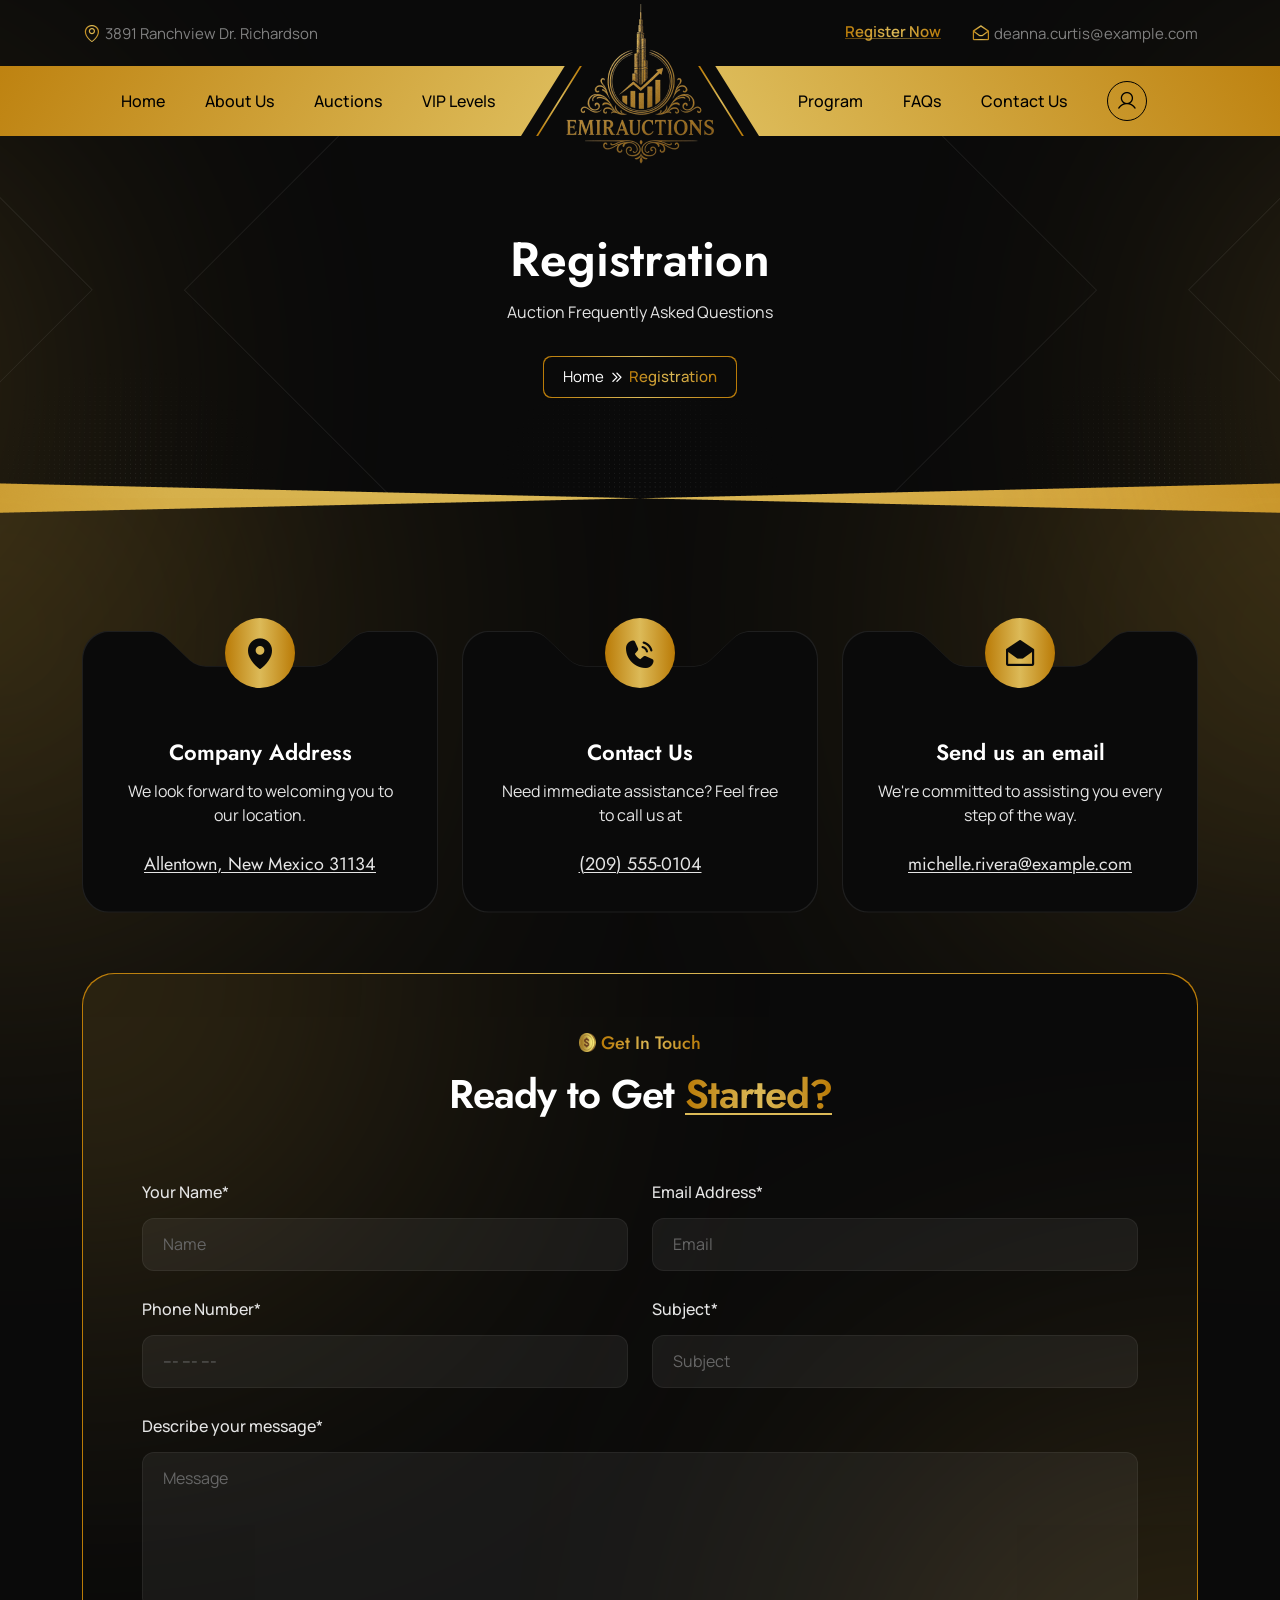
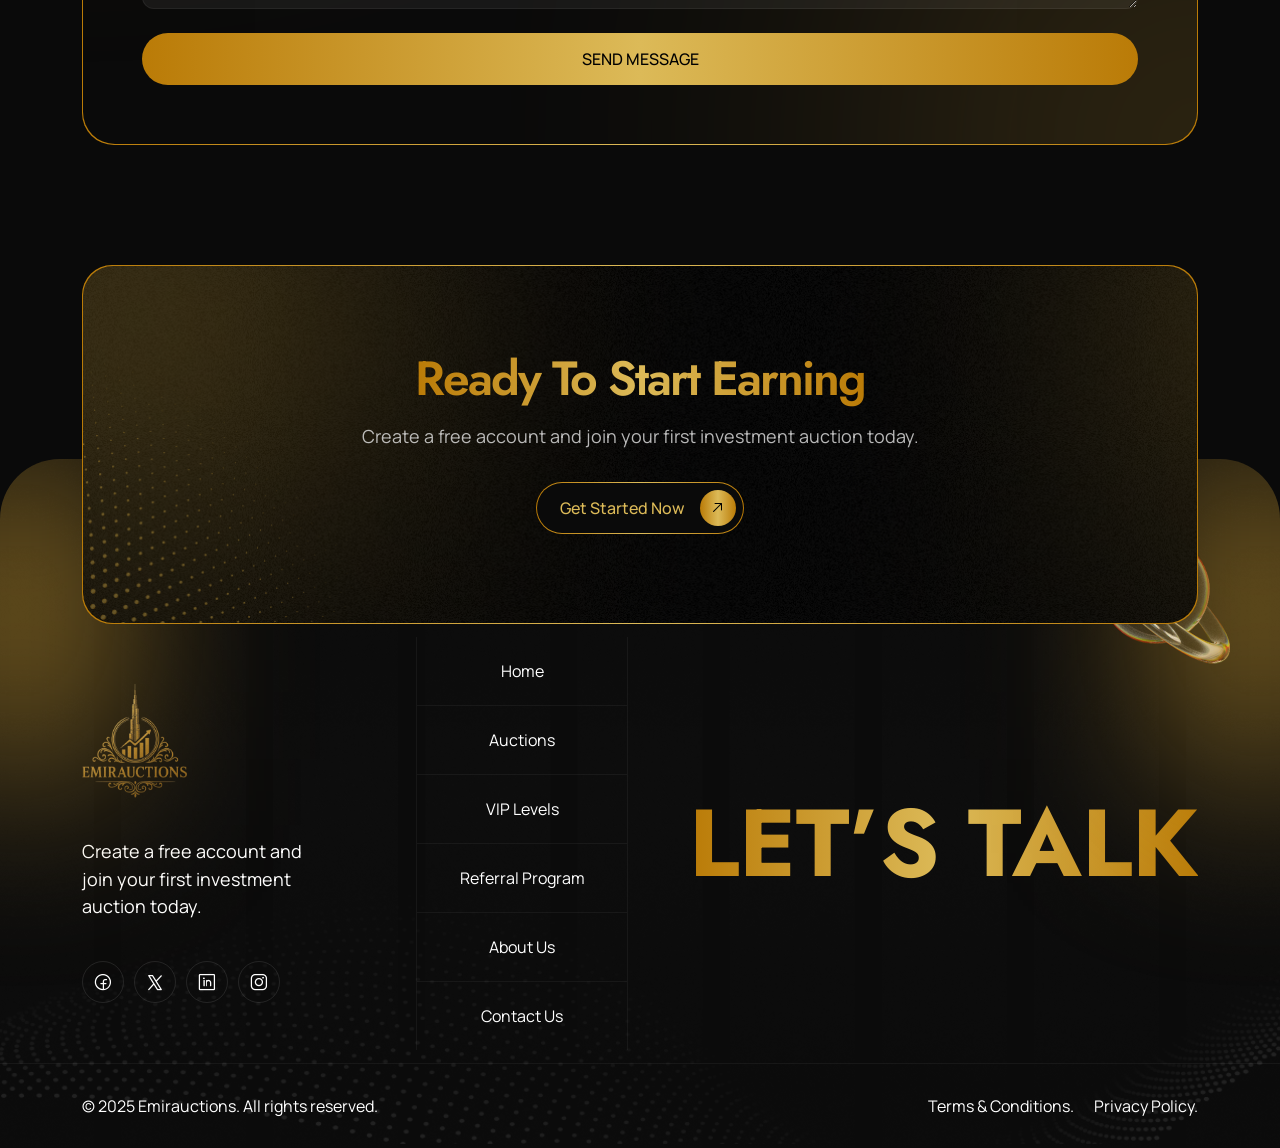
<file: contact.html>
<!DOCTYPE html>
<html lang="en">
<head>
    <meta charset="UTF-8">
    <meta name="viewport" content="width=device-width, initial-scale=1.0">
    <title>Emirauctions</title>

    <link rel="stylesheet" href="assets/icon/thin/style.css">
    <link rel="stylesheet" href="assets/icon/regular/style.css">
    <link rel="stylesheet" href="assets/icon/bold/style.css">
    <link rel="stylesheet" href="assets/icon/fill/style.css">
    <link rel="stylesheet" href="assets/css/bootstrap.min.css">
    <link rel="stylesheet" href="assets/css/style.css">
</head>
<body>
    <header class="header">
        <div class="header--top">
            <div class="container">
                <div class="header--top--content">
                    <div class="header--top--content--left">
                        <p><i class="ph ph-map-pin"></i> 3891 Ranchview Dr. Richardson</p>
                    </div>
                    <div class="header--top--content--right">
                        <p><a href="#">Register Now</a></p>
                        <p><i class="ph ph-envelope-simple-open"></i> deanna.curtis@example.com</p>
                    </div>
                </div>
            </div>
        </div>
        <div class="header--bottom">
            <div class="container">
                <div class="row d-lg-none">
                    <div class="col-4">
                        <div class="header--bottom--left-menu">
                            <div class="header--bottom--menu--item">
                                <a role="button" class="mobile-menu-btn user-btn"><i class="ph ph-list"></i></a>
                            </div>
                        </div>
                        <div class="header--bottom--menu-sm">
                            <div class="header--bottom--menu-sm--logo">
                                <a href="index.html"><img src="assets/images/logo.png" alt="logo"></a>
                            </div>
                            <button class="header--bottom--menu-sm--close"><i class="ph ph-x"></i></button>
                            <ul>
                                <li class="header--bottom--menu-sm--item"><a href="#">Home</a></li>
                                <li class="header--bottom--menu-sm--item"><a href="#">About Us</a></li>
                                <li class="header--bottom--menu-sm--item"><a href="auction.html">Auctions</a></li>
                                <li class="header--bottom--menu-sm--item"><a href="#">VIP Levels</a></li>
                                <li class="header--bottom--menu-sm--item"><a href="#">Program</a></li>
                                <li class="header--bottom--menu-sm--item"><a href="#">FAQs</a></li>
                                <li class="header--bottom--menu-sm--item"><a href="#">Contact Us</a></li>
                            </ul>
                        </div>
                    </div>
                    <div class="col-4">
                        <div class="logo">
                            <a href="#"><img src="assets/images/logo.png" alt="Logo"></a>
                        </div>
                    </div>
                    <div class="col-4">
                        <div class="header--bottom--right-menu">
                            <div class="header--bottom--menu--item">
                                <a href="#" class="user-btn"><i class="ph ph-user"></i></a>
                            </div>
                        </div>
                    </div>
                </div>
                <div class="row g-4 d-lg-flex d-none">
                    <div class="col-lg-5">
                        <div class="header--bottom--left-menu">
                            <ul class="header--bottom--menu">
                                <li class="header--bottom--menu--item"><a href="#">Home</a></li>
                                <li class="header--bottom--menu--item"><a href="#">About Us</a></li>
                                <li class="header--bottom--menu--item"><a href="auction.html">Auctions</a></li>
                                <li class="header--bottom--menu--item"><a href="#">VIP Levels</a></li>
                            </ul>
                        </div>
                    </div>
                    <div class="col-lg-2">
                        <div class="logo">
                            <a href="#"><img src="assets/images/logo.png" alt="Logo"></a>
                        </div>
                    </div>
                    <div class="col-lg-5">
                        <div class="header--bottom--right-menu">
                            <ul class="header--bottom--menu">
                                <li class="header--bottom--menu--item"><a href="#">Program</a></li>
                                <li class="header--bottom--menu--item"><a href="#">FAQs</a></li>
                                <li class="header--bottom--menu--item"><a href="#">Contact Us</a></li>
                                <li class="header--bottom--menu--item"><a href="#" class="user-btn"><i class="ph ph-user"></i></a></li>
                            </ul>
                        </div>
                    </div>
                </div>
            </div>
        </div>
    </header>

    <main>
        <div class="breadcrumb">
            <div class="breadcrumb--bg bg-img" data-bg="assets/images/breadcrumb-bg.png"></div>
            <div class="breadcrumb--vector bg-img" data-bg="assets/images/breadcrumb-vector.png"></div>
            <div class="container">
                <div class="breadcrumb--content">
                    <h2 class="breadcrumb--title">Registration</h2>
                    <p class="breadcrumb--desc">Auction Frequently Asked Questions</p>
                    <ul class="breadcrumb--list">
                        <li>Home</li>
                        <li>Registration</li>
                    </ul>
                </div>
            </div>
        </div>

        <div class="contact py-120">
            <div class="container">
                <div class="pb-60">
                    <div class="row g-4 justify-content-center">
                        <div class="col-lg-4 col-sm-6">
                            <div class="contact--card">
                                <div class="contact--card--shape"></div>
                                <span class="contact--card--icon"><i class="ph-fill ph-map-pin"></i></span>
                                <h3 class="contact--card--title">Company Address</h3>
                                <p class="contact--card--desc">We look forward to welcoming you to our location.</p>
                                <a href="#" class="contact--card--link">Allentown, New Mexico 31134</a>
                            </div>
                        </div>
                        <div class="col-lg-4 col-sm-6">
                            <div class="contact--card">
                                <div class="contact--card--shape"></div>
                                <span class="contact--card--icon"><i class="ph-fill ph-phone-call"></i></span>
                                <h3 class="contact--card--title">Contact Us</h3>
                                <p class="contact--card--desc">Need immediate assistance? Feel free to call us at</p>
                                <a href="#" class="contact--card--link">(209) 555-0104</a>
                            </div>
                        </div>
                        <div class="col-lg-4 col-sm-6">
                            <div class="contact--card">
                                <div class="contact--card--shape"></div>
                                <span class="contact--card--icon"><i class="ph-fill ph-envelope-simple-open"></i></span>
                                <h3 class="contact--card--title">Send us an email</h3>
                                <p class="contact--card--desc">We're committed to assisting you every step of the way.</p>
                                <a href="#" class="contact--card--link">michelle.rivera@example.com</a>
                            </div>
                        </div>
                    </div>
                </div>
                <div class="contact--form">
                    <div class="contact--form--inner"></div>
                    <div class="row justify-content-center">
                        <div class="col-xxl-6 col-lg-8 col-lg-9 col-md-10">
                            <div class="section-heading">
                                <h3 class="section-heading--subtitle"><img src="assets/images/coin.png" alt="image"> <span>Get In Touch</span></h3>
                                <h2 class="section-heading--title">Ready to Get <span>Started?</span></h2>
                            </div>
                        </div>
                    </div>
                    <div class="row g-4">
                        <div class="col-md-6">
                            <label class="form-label required">Your Name</label>
                            <input type="text" class="form-control" placeholder="Name" required>
                        </div>
                        <div class="col-md-6">
                            <label class="form-label required">Email Address</label>
                            <input type="email" class="form-control" placeholder="Email" required>
                        </div>
                        <div class="col-md-6">
                            <label class="form-label required">Phone Number</label>
                            <input type="tel" class="form-control" placeholder="--- --- ---" required>
                        </div>
                        <div class="col-md-6">
                            <label class="form-label required">Subject</label>
                            <input type="text" class="form-control" placeholder="Subject" required>
                        </div>
                        <div class="col-12">
                            <label class="form-label required">Describe your message</label>
                            <textarea class="form-control" rows="6" placeholder="Message"></textarea>
                        </div>
                        <div class="col-12">
                            <button class="btn btn-primary w-100">SEND MESSAGE</button>
                        </div>
                    </div>
                </div>
            </div>
        </div>

        <div class="cta">
            <div class="container">
                <div class="cta--inner">
                    <div class="cta--bg bg-img" data-bg="assets/images/cta-bg.png"></div>
                    <h2 class="cta--title">Ready To Start Earning</h2>
                    <p>Create a free account and join your first investment auction today.</p>
                    <a href="#" class="btn btn-secondary">Get Started Now<span class="btn--icon"><i class="ph ph-arrow-up-right"></i></span></a>
                </div>
            </div>
        </div>

        <footer class="footer">
            <div class="footer--bg bg-img" data-bg="assets/images/footer-bg.png"></div>
            <div class="footer--vector"><img src="assets/images/footer-vector.png" alt="image"></div>
            <div class="footer--top">
                <div class="container">
                    <div class="row g-4 align-items-center">
                        <div class="col-lg-6">
                            <div class="footer--content">
                                <div class="footer--content--left">
                                    <div class="footer--content--logo"><img src="assets/images/logo.png" alt="logo"></div>
                                    <p>Create a free account and join your first investment auction today.</p>
                                    <div class="footer--content--social">
                                        <a href="#"><i class="ph ph-facebook-logo"></i></a>
                                        <a href="#"><i class="ph ph-x-logo"></i></a>
                                        <a href="#"><i class="ph ph-linkedin-logo"></i></a>
                                        <a href="#"><i class="ph ph-instagram-logo"></i></a>
                                    </div>
                                </div>
                                <div class="footer--menu">
                                    <ul>
                                        <li><a href="#">Home</a></li>
                                        <li><a href="#">Auctions</a></li>
                                        <li><a href="#">VIP Levels</a></li>
                                        <li><a href="#">Referral Program</a></li>
                                        <li><a href="#">About Us</a></li>
                                        <li><a href="#">Contact Us</a></li>
                                    </ul>
                                </div>
                            </div>
                        </div>
                        <div class="col-lg-6">
                            <h2 class="footer--title"><a href="contact.html">LET’S TALK</a></h2>
                        </div>
                    </div>
                </div>
            </div>
            <div class="footer--bottom">
                <div class="container">
                    <div class="footer--bottom--content">
                        <p>© 2025 Emirauctions. All rights reserved.</p>
                        <p><a href="#">Terms & Conditions.</a><a href="#">Privacy Policy.</a></p>
                    </div>
                </div>
            </div>
        </footer>
    </main>

    <script src="assets/js/jquery-3.7.1.min.js"></script>
    <script src="assets/js/main.js"></script>
</body>
</html>
</file>
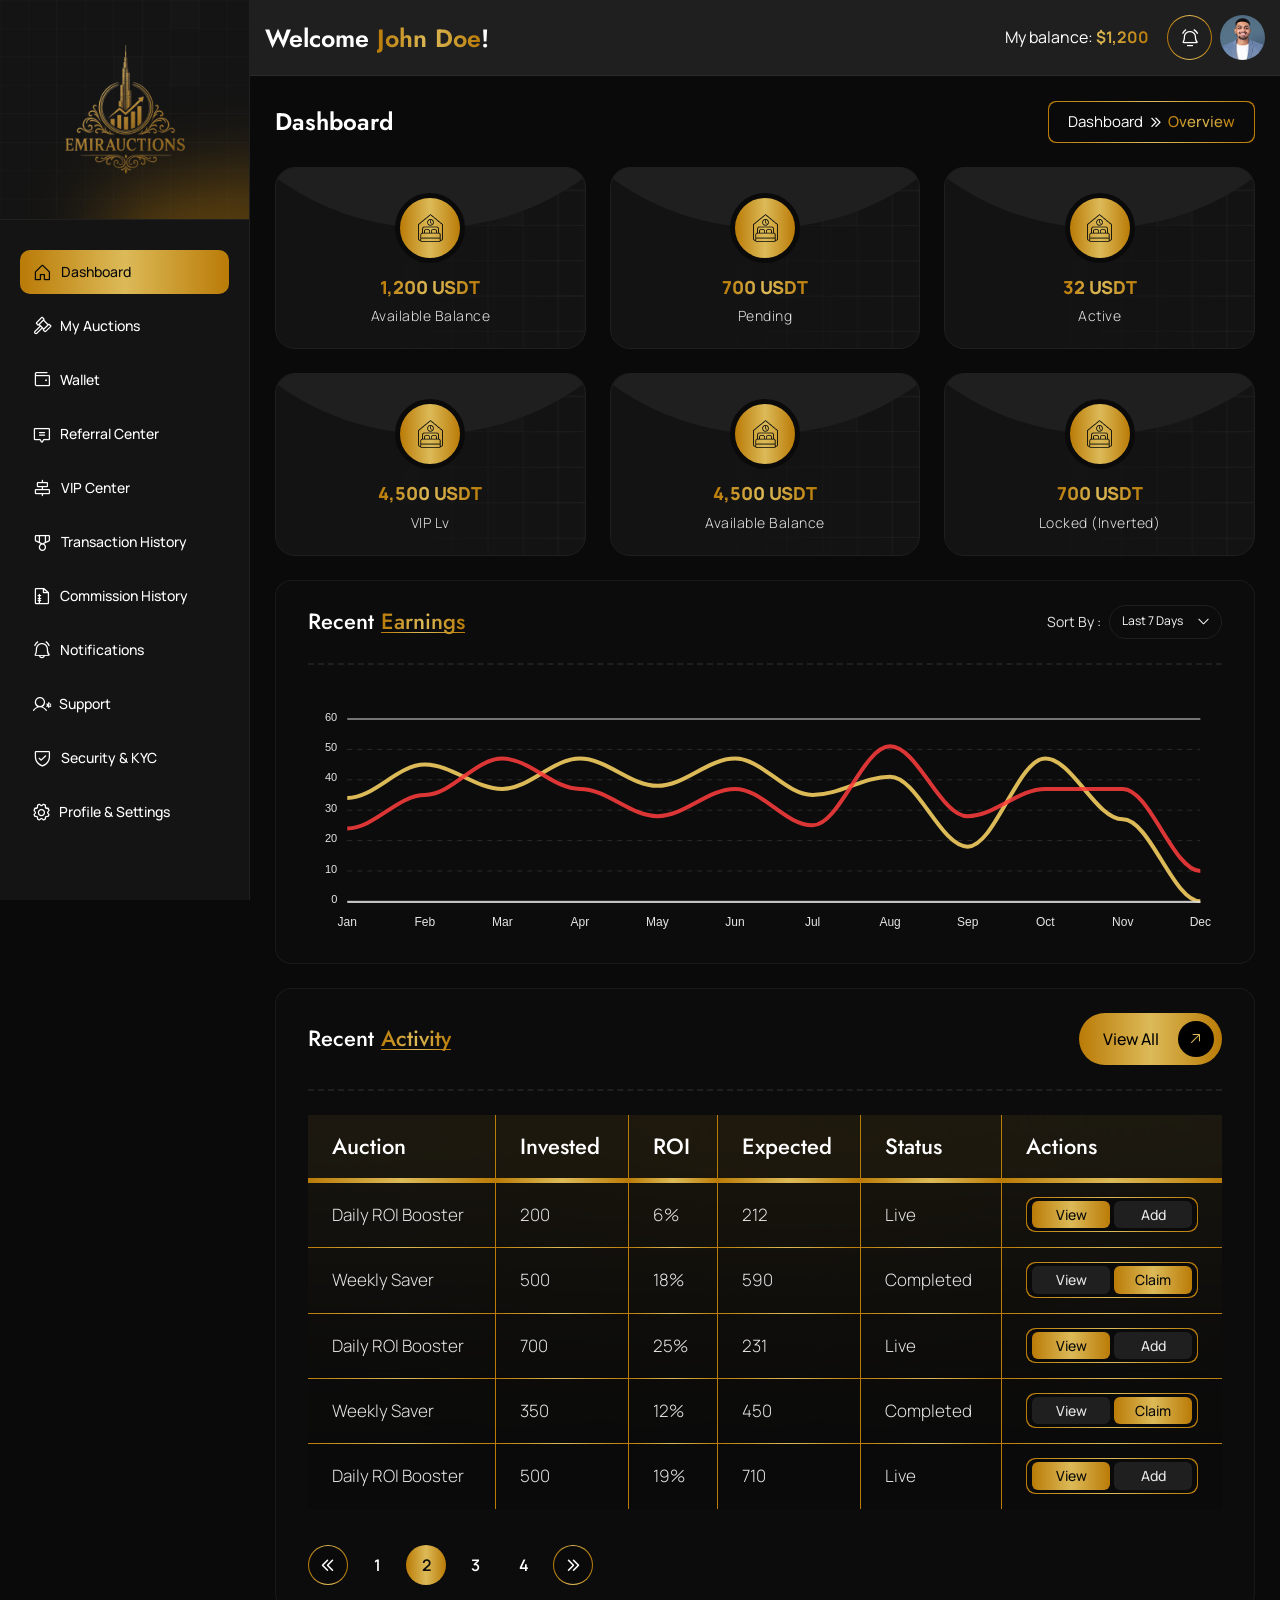
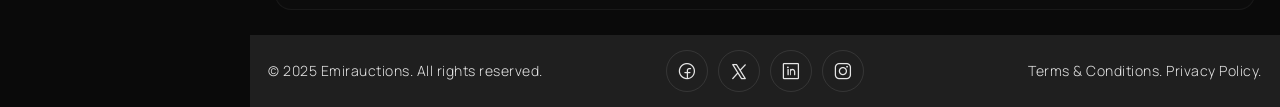
<file: dashboard.html>
<!DOCTYPE html>
<html lang="en">
    <head>
        <meta charset="UTF-8">
        <meta name="viewport" content="width=device-width, initial-scale=1.0">
        <title>Emirauctions</title>

        <link rel="stylesheet" href="assets/icon/thin/style.css">
        <link rel="stylesheet" href="assets/icon/regular/style.css">
        <link rel="stylesheet" href="assets/icon/bold/style.css">
        <link rel="stylesheet" href="assets/icon/fill/style.css">
        <link rel="stylesheet" href="assets/css/jquery.bxslider.min.css">
        <link rel="stylesheet" href="assets/css/odometer.css">
        <link rel="stylesheet" href="assets/css/OverlayScrollbars.min.css">
        <link rel="stylesheet" href="assets/css/bootstrap.min.css">
        <link rel="stylesheet" href="assets/css/dashboard.css">
    </head>
    <body>
        <section class="dashboard">
            <div class="dashboard--sidebar">
                <div class="dashboard--sidebar--logo">
                    <div class="dashboard--sidebar--logo--bg bg-img" data-bg="assets/images/card-bg.png"></div>
                    <a href="index.html"><img src="assets/images/logo.png" alt="Logo"></a>
                    <button class="dashboard--sidebar--btn d-xl-none"><i class="ph ph-x"></i></button>
                </div>
                <div class="dashboard--sidebar--menu">
                    <ul class="dashboard--sidebar--nav scroll">
                        <li class="dashboard--sidebar--nav--item">
                            <a href="#" class="dashboard--sidebar--nav--link active"><i class="ph ph-house dashboard--sidebar--nav--icon"></i><span class="dashboard--sidebar--nav--txt">Dashboard</span></a>
                        </li>
                        <li class="dashboard--sidebar--nav--item">
                            <a href="#" class="dashboard--sidebar--nav--link"><i class="ph ph-gavel dashboard--sidebar--nav--icon"></i><span class="dashboard--sidebar--nav--txt">My Auctions</span></a>
                        </li>
                        <li class="dashboard--sidebar--nav--item">
                            <a href="#" class="dashboard--sidebar--nav--link"><i class="ph ph-wallet dashboard--sidebar--nav--icon"></i><span class="dashboard--sidebar--nav--txt">Wallet</span></a>
                        </li>
                        <li class="dashboard--sidebar--nav--item">
                            <a href="#" class="dashboard--sidebar--nav--link"><i class="ph ph-chat-centered-text dashboard--sidebar--nav--icon"></i><span class="dashboard--sidebar--nav--txt">Referral Center</span></a>
                        </li>
                        <li class="dashboard--sidebar--nav--item">
                            <a href="#" class="dashboard--sidebar--nav--link"><i class="ph ph-align-center-horizontal dashboard--sidebar--nav--icon"></i><span class="dashboard--sidebar--nav--txt">VIP Center</span></a>
                        </li>
                        <li class="dashboard--sidebar--nav--item">
                            <a href="#" class="dashboard--sidebar--nav--link"><i class="ph ph-medal-military dashboard--sidebar--nav--icon"></i><span class="dashboard--sidebar--nav--txt">Transaction History</span></a>
                        </li>
                        <li class="dashboard--sidebar--nav--item">
                            <a href="#" class="dashboard--sidebar--nav--link"><i class="ph ph-file-archive dashboard--sidebar--nav--icon"></i><span class="dashboard--sidebar--nav--txt">Commission History</span></a>
                        </li>
                        <li class="dashboard--sidebar--nav--item">
                            <a href="#" class="dashboard--sidebar--nav--link"><i class="ph ph-bell-ringing dashboard--sidebar--nav--icon"></i><span class="dashboard--sidebar--nav--txt">Notifications</span></a>
                        </li>
                        <li class="dashboard--sidebar--nav--item">
                            <a href="#" class="dashboard--sidebar--nav--link"><i class="ph ph-user-gear dashboard--sidebar--nav--icon"></i><span class="dashboard--sidebar--nav--txt">Support</span></a>
                        </li>
                        <li class="dashboard--sidebar--nav--item">
                            <a href="#" class="dashboard--sidebar--nav--link"><i class="ph ph-shield-check dashboard--sidebar--nav--icon"></i><span class="dashboard--sidebar--nav--txt">Security & KYC</span></a>
                        </li>
                        <li class="dashboard--sidebar--nav--item">
                            <a href="#" class="dashboard--sidebar--nav--link"><i class="ph ph-gear dashboard--sidebar--nav--icon"></i><span class="dashboard--sidebar--nav--txt">Profile & Settings</span></a>
                        </li>
                    </ul>
                </div>
            </div>
            <div class="dashboard--body">
                <div class="dashboard--header">
                    <button class="dashboard--header--toggle-btn d-xl-none"><i class="ph ph-list"></i></button>
                    <h5 class="dashboard--header--welcome">Welcome <span>John Doe</span>!</h5>
                    <div class="dashboard--header--content d-flex align-items-center gap-2 ms-auto">
                        <p class="dashboard--header--txt">My balance: <span>$1,200</span></p>
                        <div class="custom--dropdown">
                            <button class="dashboard--header--btn" data-bs-toggle="dropdown" aria-expanded="true">
                                <i class="ph ph-bell-simple-ringing"></i>
                            </button>
                            <ul class="dropdown-menu dropdown-menu-end">
                                <li class="dropdown-menu--list d-sm-none">
                                    <div class="user-dropdown--txt">
                                        <span class="user-dropdown--name">Mr. John Doe</span>
                                        <span class="user-dropdown--balance">$230.32</span>
                                    </div>
                                </li>
                                <li class="dropdown-menu--list"><a href="#" class="dropdown-menu--link"><i class="ti ti-user-cog"></i> Profile Settings</a></li>
                                <li class="dropdown-menu--list"><a href="#" class="dropdown-menu--link"><i class="ti ti-password-user"></i> Change Password</a></li>
                                <li class="dropdown-menu--list"><a href="#" class="dropdown-menu--link"><i class="ti ti-shield-lock"></i> 2FA Security</a></li>
                                <li class="dropdown-menu--list"><a href="#" class="dropdown-menu--link"><i class="ti ti-power"></i> Logout</a></li>
                            </ul>
                        </div>
                        <div class="user-dropdown custom--dropdown">
                            <button class="dashboard--header--user-btn" data-bs-toggle="dropdown" aria-expanded="true">
                                <img src="assets/images/user.png" alt="User">
                            </button>
                            <ul class="dropdown-menu dropdown-menu-end">
                                <li class="dropdown-menu--list d-sm-none">
                                    <div class="user-dropdown--txt">
                                        <span class="user-dropdown--name">Mr. John Doe</span>
                                        <span class="user-dropdown--balance">$230.32</span>
                                    </div>
                                </li>
                                <li class="dropdown-menu--list"><a href="#" class="dropdown-menu--link"><i class="ti ti-user-cog"></i> Profile Settings</a></li>
                                <li class="dropdown-menu--list"><a href="#" class="dropdown-menu--link"><i class="ti ti-password-user"></i> Change Password</a></li>
                                <li class="dropdown-menu--list"><a href="#" class="dropdown-menu--link"><i class="ti ti-shield-lock"></i> 2FA Security</a></li>
                                <li class="dropdown-menu--list"><a href="#" class="dropdown-menu--link"><i class="ti ti-power"></i> Logout</a></li>
                            </ul>
                        </div>
                    </div>
                </div>
                <div class="row gy-4">
                    <div class="col-12">
                        <div class="dashboard--breadcrumb">
                            <h3 class="dashboard--breadcrumb--title">Dashboard</h3>
                            <ul class="dashboard--breadcrumb--list">
                                <li class="dashboard--breadcrumb--list--item">Dashboard</li>
                                <li class="dashboard--breadcrumb--list--item">Overview</li>
                            </ul>
                        </div>
                    </div>
                    <div class="col-12">
                        <div class="row g-lg-4 g-md-3 g-2 justify-content-center">
                            <div class="col-xxl-2 col-sm-4 col-6">
                                <div class="dashboard--widget">
                                    <div class="dashboard--widget--bg bg-img" data-bg="assets/images/card-bg.png"></div>
                                    <div class="dashboard--widget--icon">
                                        <img src="assets/images/dashboard-icon.png" alt="icon">
                                    </div>
                                    <span class="dashboard--widget--number">1,200 USDT</span>
                                    <span class="dashboard--widget--name">Available Balance</span>
                                </div>
                            </div>
                            <div class="col-xxl-2 col-sm-4 col-6">
                                <div class="dashboard--widget">
                                    <div class="dashboard--widget--bg bg-img" data-bg="assets/images/card-bg.png"></div>
                                    <div class="dashboard--widget--icon">
                                        <img src="assets/images/dashboard-icon.png" alt="icon">
                                    </div>
                                    <span class="dashboard--widget--number">700 USDT</span>
                                    <span class="dashboard--widget--name">Pending</span>
                                </div>
                            </div>
                            <div class="col-xxl-2 col-sm-4 col-6">
                                <div class="dashboard--widget">
                                    <div class="dashboard--widget--bg bg-img" data-bg="assets/images/card-bg.png"></div>
                                    <div class="dashboard--widget--icon">
                                        <img src="assets/images/dashboard-icon.png" alt="icon">
                                    </div>
                                    <span class="dashboard--widget--number">32 USDT</span>
                                    <span class="dashboard--widget--name">Active</span>
                                </div>
                            </div>
                            <div class="col-xxl-2 col-sm-4 col-6">
                                <div class="dashboard--widget">
                                    <div class="dashboard--widget--bg bg-img" data-bg="assets/images/card-bg.png"></div>
                                    <div class="dashboard--widget--icon">
                                        <img src="assets/images/dashboard-icon.png" alt="icon">
                                    </div>
                                    <span class="dashboard--widget--number">4,500 USDT</span>
                                    <span class="dashboard--widget--name">VIP Lv</span>
                                </div>
                            </div>
                            <div class="col-xxl-2 col-sm-4 col-6">
                                <div class="dashboard--widget">
                                    <div class="dashboard--widget--bg bg-img" data-bg="assets/images/card-bg.png"></div>
                                    <div class="dashboard--widget--icon">
                                        <img src="assets/images/dashboard-icon.png" alt="icon">
                                    </div>
                                    <span class="dashboard--widget--number">4,500 USDT</span>
                                    <span class="dashboard--widget--name">Available Balance</span>
                                </div>
                            </div>
                            <div class="col-xxl-2 col-sm-4 col-6">
                                <div class="dashboard--widget">
                                    <div class="dashboard--widget--bg bg-img" data-bg="assets/images/card-bg.png"></div>
                                    <div class="dashboard--widget--icon">
                                        <img src="assets/images/dashboard-icon.png" alt="icon">
                                    </div>
                                    <span class="dashboard--widget--number">700 USDT</span>
                                    <span class="dashboard--widget--name">Locked (Inverted)</span>
                                </div>
                            </div>
                        </div>
                    </div>
                    <div class="col-12">
                        <div class="card">
                            <div class="card-header">
                                <div class="d-flex align-items-center justify-content-between flex-wrap">
                                    <h3 class="card-title">Recent <span>Earnings</span></h3>
                                    <div class="card--select">
                                        <span>Sort By :</span>
                                        <select name="">
                                            <option value="1">Last 7 Days</option>
                                            <option value="2">Last 14 Days</option>
                                            <option value="3">Last 1 Month</option>
                                            <option value="4">This Year</option>
                                        </select>
                                    </div>
                                </div>
                            </div>
                            <div class="card-body">
                                <div id="recentEarnings"></div>
                            </div>
                        </div>
                    </div>
                    <div class="col-12">
                        <div class="card">
                            <div class="card-header">
                                <div class="d-flex align-items-center justify-content-between flex-wrap">
                                    <h5 class="card-title">Recent <span>Activity</span></h5>
                                    <a href="purchased-exam.html" class="btn btn-primary">View All <span class="btn--icon"><i class="ph ph-arrow-up-right"></i></span></a>
                                </div>
                            </div>
                            <div class="card-body">
                                <div class="table-wrap">
                                    <div class="table-responsive scroll">
                                        <table class="table">
                                            <thead>
                                                <tr>
                                                    <th>Auction</th>
                                                    <th>Invested</th>
                                                    <th>ROI</th>
                                                    <th>Expected</th>
                                                    <th>Status</th>
                                                    <th>Actions</th>
                                                </tr>
                                            </thead>
                                            <tbody>
                                                <tr>
                                                    <td>Daily ROI Booster</td>
                                                    <td>200</td>
                                                    <td>6%</td>
                                                    <td>212</td>
                                                    <td>Live</td>
                                                    <td>
                                                        <div class="table--btn-group">
                                                            <a href="#" class="table--btn table--btn-primary">View</a>
                                                            <a href="#" class="table--btn table--btn-secondary">Add</a>
                                                        </div>
                                                    </td>
                                                </tr>
                                                <tr>
                                                    <td>Weekly Saver</td>
                                                    <td>500</td>
                                                    <td>18%</td>
                                                    <td>590</td>
                                                    <td>Completed</td>
                                                    <td>
                                                        <div class="table--btn-group">
                                                            <a href="#" class="table--btn table--btn-secondary">View</a>
                                                            <a href="#" class="table--btn table--btn-primary">Claim</a>
                                                        </div>
                                                    </td>
                                                </tr>
                                                <tr>
                                                    <td>Daily ROI Booster</td>
                                                    <td>700</td>
                                                    <td>25%</td>
                                                    <td>231</td>
                                                    <td>Live</td>
                                                    <td>
                                                        <div class="table--btn-group">
                                                            <a href="#" class="table--btn table--btn-primary">View</a>
                                                            <a href="#" class="table--btn table--btn-secondary">Add</a>
                                                        </div>
                                                    </td>
                                                </tr>
                                                <tr>
                                                    <td>Weekly Saver</td>
                                                    <td>350</td>
                                                    <td>12%</td>
                                                    <td>450</td>
                                                    <td>Completed</td>
                                                    <td>
                                                        <div class="table--btn-group">
                                                            <a href="#" class="table--btn table--btn-secondary">View</a>
                                                            <a href="#" class="table--btn table--btn-primary">Claim</a>
                                                        </div>
                                                    </td>
                                                </tr>
                                                <tr>
                                                    <td>Daily ROI Booster</td>
                                                    <td>500</td>
                                                    <td>19%</td>
                                                    <td>710</td>
                                                    <td>Live</td>
                                                    <td>
                                                        <div class="table--btn-group">
                                                            <a href="#" class="table--btn table--btn-primary">View</a>
                                                            <a href="#" class="table--btn table--btn-secondary">Add</a>
                                                        </div>
                                                    </td>
                                                </tr>
                                            </tbody>
                                        </table>
                                    </div>
                                </div>
                                <ul class="pagination justify-content-start">
                                    <li class="page-item"><a href="#" class="page-link"><i class="ph-bold ph-caret-double-left"></i></a></li>
                                    <li class="page-item"><a href="#" class="page-link">1</a></li>
                                    <li class="page-item active"><a href="#" class="page-link">2</a></li>
                                    <li class="page-item"><a href="#" class="page-link">3</a></li>
                                    <li class="page-item"><a href="#" class="page-link">4</a></li>
                                    <li class="page-item"><a href="#" class="page-link"><i class="ph-bold ph-caret-double-right"></i></a></li>
                                </ul>
                            </div>
                        </div>
                    </div>
                </div>
                <div class="dashboard--footer">
                    <div class="row gx-xxl-4 gx-3 align-items-center">
                        <div class="col-lg-4">
                            <p>© 2025 Emirauctions. All rights reserved.</p>
                        </div>
                        <div class="col-lg-4">
                            <div class="dashboard--footer--social">
                                <div class="footer--content--social">
                                    <a href="#"><i class="ph ph-facebook-logo"></i></a>
                                    <a href="#"><i class="ph ph-x-logo"></i></a>
                                    <a href="#"><i class="ph ph-linkedin-logo"></i></a>
                                    <a href="#"><i class="ph ph-instagram-logo"></i></a>
                                </div>
                            </div>
                        </div>
                        <div class="col-lg-4 d-flex justify-content-lg-end justify-content-center">
                            <p>
                                <a href="#">Terms & Conditions.</a>
                                <a href="#">Privacy Policy.</a>
                            </p>
                        </div>
                    </div>
                </div>
            </div>  
        </section>

        <script src="assets/js/jquery-3.7.1.min.js"></script>
        <script src="assets/js/bootstrap.bundle.min.js"></script>
        <script src="assets/js/jquery.bxslider.min.js"></script>
        <script src="assets/js/odometer.min.js"></script>
        <script src="assets/js/jquery.overlayScrollbars.min.js"></script>
        <script src="assets/js/apexcharts.js"></script>
        <script src="assets/js/main.js"></script>
    </body>
</html>
</file>
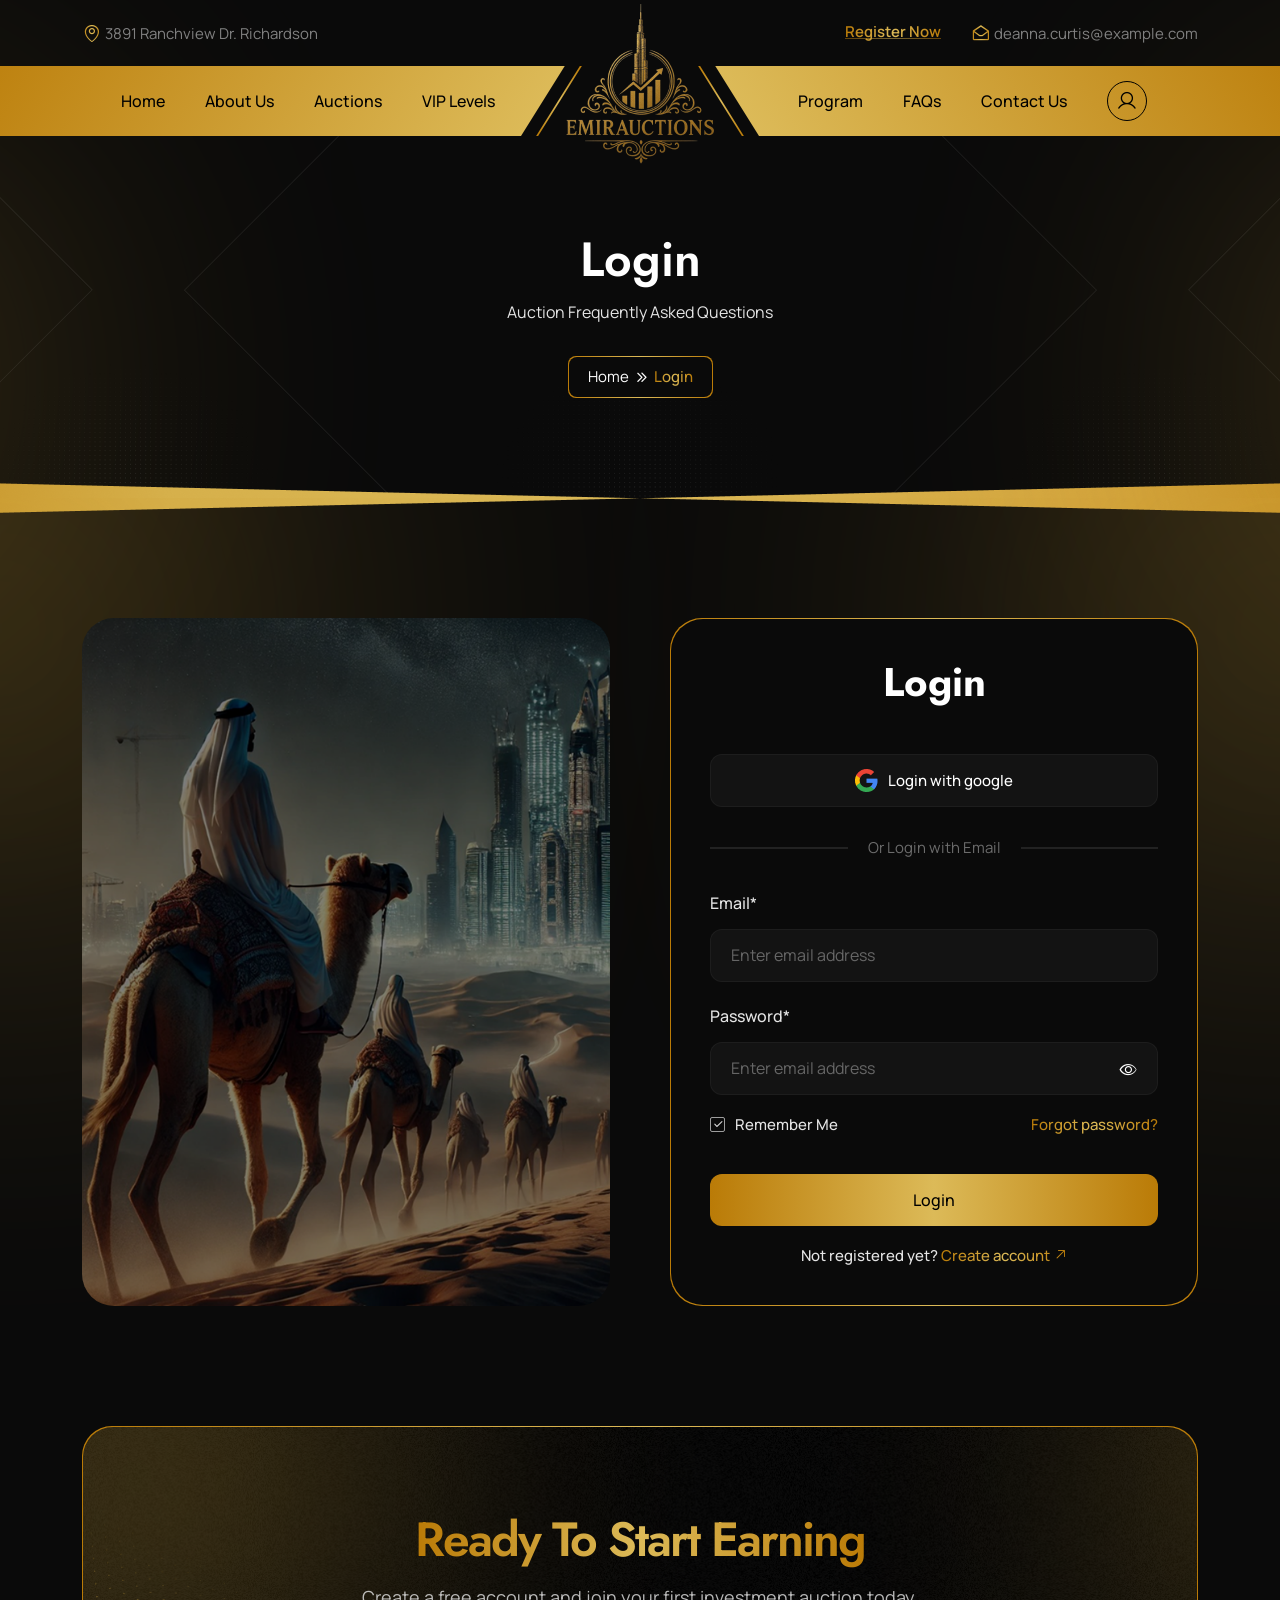
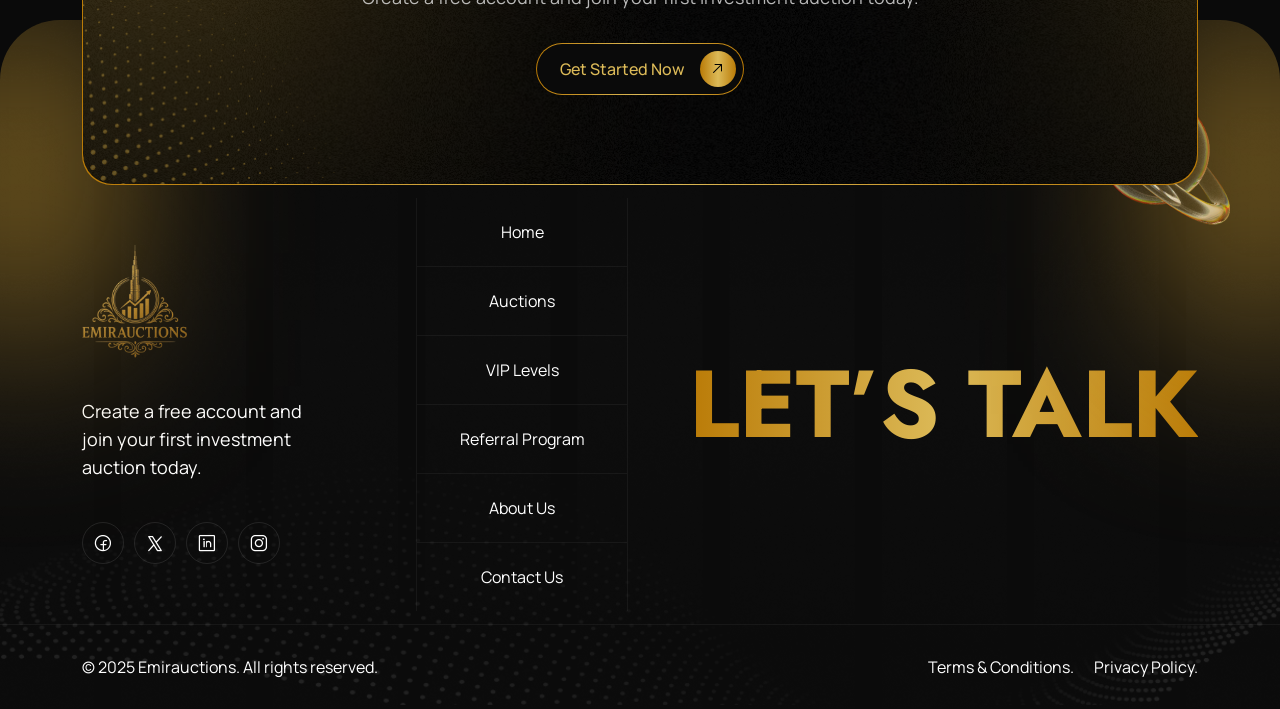
<file: login.html>
<!DOCTYPE html>
<html lang="en">
<head>
    <meta charset="UTF-8">
    <meta name="viewport" content="width=device-width, initial-scale=1.0">
    <title>Emirauctions</title>

    <link rel="stylesheet" href="assets/icon/thin/style.css">
    <link rel="stylesheet" href="assets/icon/regular/style.css">
    <link rel="stylesheet" href="assets/icon/bold/style.css">
    <link rel="stylesheet" href="assets/icon/fill/style.css">
    <link rel="stylesheet" href="assets/css/bootstrap.min.css">
    <link rel="stylesheet" href="assets/css/style.css">
</head>
<body>
    <header class="header">
        <div class="header--top">
            <div class="container">
                <div class="header--top--content">
                    <div class="header--top--content--left">
                        <p><i class="ph ph-map-pin"></i> 3891 Ranchview Dr. Richardson</p>
                    </div>
                    <div class="header--top--content--right">
                        <p><a href="#">Register Now</a></p>
                        <p><i class="ph ph-envelope-simple-open"></i> deanna.curtis@example.com</p>
                    </div>
                </div>
            </div>
        </div>
        <div class="header--bottom">
            <div class="container">
                <div class="row d-lg-none">
                    <div class="col-4">
                        <div class="header--bottom--left-menu">
                            <div class="header--bottom--menu--item">
                                <a role="button" class="mobile-menu-btn user-btn"><i class="ph ph-list"></i></a>
                            </div>
                        </div>
                        <div class="header--bottom--menu-sm">
                            <div class="header--bottom--menu-sm--logo">
                                <a href="index.html"><img src="assets/images/logo.png" alt="logo"></a>
                            </div>
                            <button class="header--bottom--menu-sm--close"><i class="ph ph-x"></i></button>
                            <ul>
                                <li class="header--bottom--menu-sm--item"><a href="#">Home</a></li>
                                <li class="header--bottom--menu-sm--item"><a href="#">About Us</a></li>
                                <li class="header--bottom--menu-sm--item"><a href="auction.html">Auctions</a></li>
                                <li class="header--bottom--menu-sm--item"><a href="#">VIP Levels</a></li>
                                <li class="header--bottom--menu-sm--item"><a href="#">Program</a></li>
                                <li class="header--bottom--menu-sm--item"><a href="#">FAQs</a></li>
                                <li class="header--bottom--menu-sm--item"><a href="#">Contact Us</a></li>
                            </ul>
                        </div>
                    </div>
                    <div class="col-4">
                        <div class="logo">
                            <a href="#"><img src="assets/images/logo.png" alt="Logo"></a>
                        </div>
                    </div>
                    <div class="col-4">
                        <div class="header--bottom--right-menu">
                            <div class="header--bottom--menu--item">
                                <a href="#" class="user-btn"><i class="ph ph-user"></i></a>
                            </div>
                        </div>
                    </div>
                </div>
                <div class="row g-4 d-lg-flex d-none">
                    <div class="col-lg-5">
                        <div class="header--bottom--left-menu">
                            <ul class="header--bottom--menu">
                                <li class="header--bottom--menu--item"><a href="#">Home</a></li>
                                <li class="header--bottom--menu--item"><a href="#">About Us</a></li>
                                <li class="header--bottom--menu--item"><a href="auction.html">Auctions</a></li>
                                <li class="header--bottom--menu--item"><a href="#">VIP Levels</a></li>
                            </ul>
                        </div>
                    </div>
                    <div class="col-lg-2">
                        <div class="logo">
                            <a href="#"><img src="assets/images/logo.png" alt="Logo"></a>
                        </div>
                    </div>
                    <div class="col-lg-5">
                        <div class="header--bottom--right-menu">
                            <ul class="header--bottom--menu">
                                <li class="header--bottom--menu--item"><a href="#">Program</a></li>
                                <li class="header--bottom--menu--item"><a href="#">FAQs</a></li>
                                <li class="header--bottom--menu--item"><a href="#">Contact Us</a></li>
                                <li class="header--bottom--menu--item"><a href="#" class="user-btn"><i class="ph ph-user"></i></a></li>
                            </ul>
                        </div>
                    </div>
                </div>
            </div>
        </div>
    </header>

    <main>
        <div class="breadcrumb">
            <div class="breadcrumb--bg bg-img" data-bg="assets/images/breadcrumb-bg.png"></div>
            <div class="breadcrumb--vector bg-img" data-bg="assets/images/breadcrumb-vector.png"></div>
            <div class="container">
                <div class="breadcrumb--content">
                    <h2 class="breadcrumb--title">Login</h2>
                    <p class="breadcrumb--desc">Auction Frequently Asked Questions</p>
                    <ul class="breadcrumb--list">
                        <li>Home</li>
                        <li>Login</li>
                    </ul>
                </div>
            </div>
        </div>

        <div class="auth py-120">
            <div class="container">
                <div class="row g-60">
                    <div class="col-lg-6 col-md-5">
                        <div class="auth--img">
                            <img src="assets/images/auth-img.png" alt="image">
                        </div>
                    </div>
                    <div class="col-lg-6 col-md-7">
                        <div class="auth--form">
                            <h3 class="auth--form--title">Login</h3>
                            <div class="auth--form--body">
                                <a href="#" class="auth--form--google"><img src="assets/images/google-icon.png" alt="icon"> Login with google</a>
                                <div class="auth--form--devider">Or Login with Email</div>
                                <form action="#" class="row g-20">
                                    <div class="col-12">
                                        <label class="form-label required">Email</label>
                                        <input type="email" class="form-control" placeholder="Enter email address" required>
                                    </div>
                                    <div class="col-12">
                                        <label class="form-label required">Password</label>
                                        <div class="password-field">
                                            <input type="password" class="form-control" placeholder="Enter email address" required>
                                            <button type="button" class="password-field--btn"></button>
                                        </div>
                                    </div>
                                    <div class="col-12">
                                        <div class="d-flex justify-content-between align-items-start flex-wrap">
                                            <div class="form-check">
                                                <input class="form-check-input" type="checkbox" value="" id="rememberMe">
                                                <label class="form-check-label" for="rememberMe">
                                                    Remember Me
                                                </label>
                                            </div>
                                            <a href="#" class="auth--form--link">Forgot password?</a>
                                        </div>
                                    </div>
                                    <div class="col-12">
                                        <button class="btn btn-primary w-100">Login</button>
                                    </div>
                                    <div class="col-12">
                                        <p class="auth--form--txt">Not registered yet? <a href="registration.html" class="auth--form--link">Create account <i class="ph ph-arrow-up-right"></i></a></p>
                                    </div>
                                </form>
                            </div>
                        </div>
                    </div>
                </div>
            </div>
        </div>

        <div class="cta">
            <div class="container">
                <div class="cta--inner">
                    <div class="cta--bg bg-img" data-bg="assets/images/cta-bg.png"></div>
                    <h2 class="cta--title">Ready To Start Earning</h2>
                    <p>Create a free account and join your first investment auction today.</p>
                    <a href="#" class="btn btn-secondary">Get Started Now<span class="btn--icon"><i class="ph ph-arrow-up-right"></i></span></a>
                </div>
            </div>
        </div>

        <footer class="footer">
            <div class="footer--bg bg-img" data-bg="assets/images/footer-bg.png"></div>
            <div class="footer--vector"><img src="assets/images/footer-vector.png" alt="image"></div>
            <div class="footer--top">
                <div class="container">
                    <div class="row g-4 align-items-center">
                        <div class="col-lg-6">
                            <div class="footer--content">
                                <div class="footer--content--left">
                                    <div class="footer--content--logo"><img src="assets/images/logo.png" alt="logo"></div>
                                    <p>Create a free account and join your first investment auction today.</p>
                                    <div class="footer--content--social">
                                        <a href="#"><i class="ph ph-facebook-logo"></i></a>
                                        <a href="#"><i class="ph ph-x-logo"></i></a>
                                        <a href="#"><i class="ph ph-linkedin-logo"></i></a>
                                        <a href="#"><i class="ph ph-instagram-logo"></i></a>
                                    </div>
                                </div>
                                <div class="footer--menu">
                                    <ul>
                                        <li><a href="#">Home</a></li>
                                        <li><a href="#">Auctions</a></li>
                                        <li><a href="#">VIP Levels</a></li>
                                        <li><a href="#">Referral Program</a></li>
                                        <li><a href="#">About Us</a></li>
                                        <li><a href="#">Contact Us</a></li>
                                    </ul>
                                </div>
                            </div>
                        </div>
                        <div class="col-lg-6">
                            <h2 class="footer--title"><a href="contact.html">LET’S TALK</a></h2>
                        </div>
                    </div>
                </div>
            </div>
            <div class="footer--bottom">
                <div class="container">
                    <div class="footer--bottom--content">
                        <p>© 2025 Emirauctions. All rights reserved.</p>
                        <p><a href="#">Terms & Conditions.</a><a href="#">Privacy Policy.</a></p>
                    </div>
                </div>
            </div>
        </footer>
    </main>

    <script src="assets/js/jquery-3.7.1.min.js"></script>
    <script src="assets/js/main.js"></script>
</body>
</html>
</file>
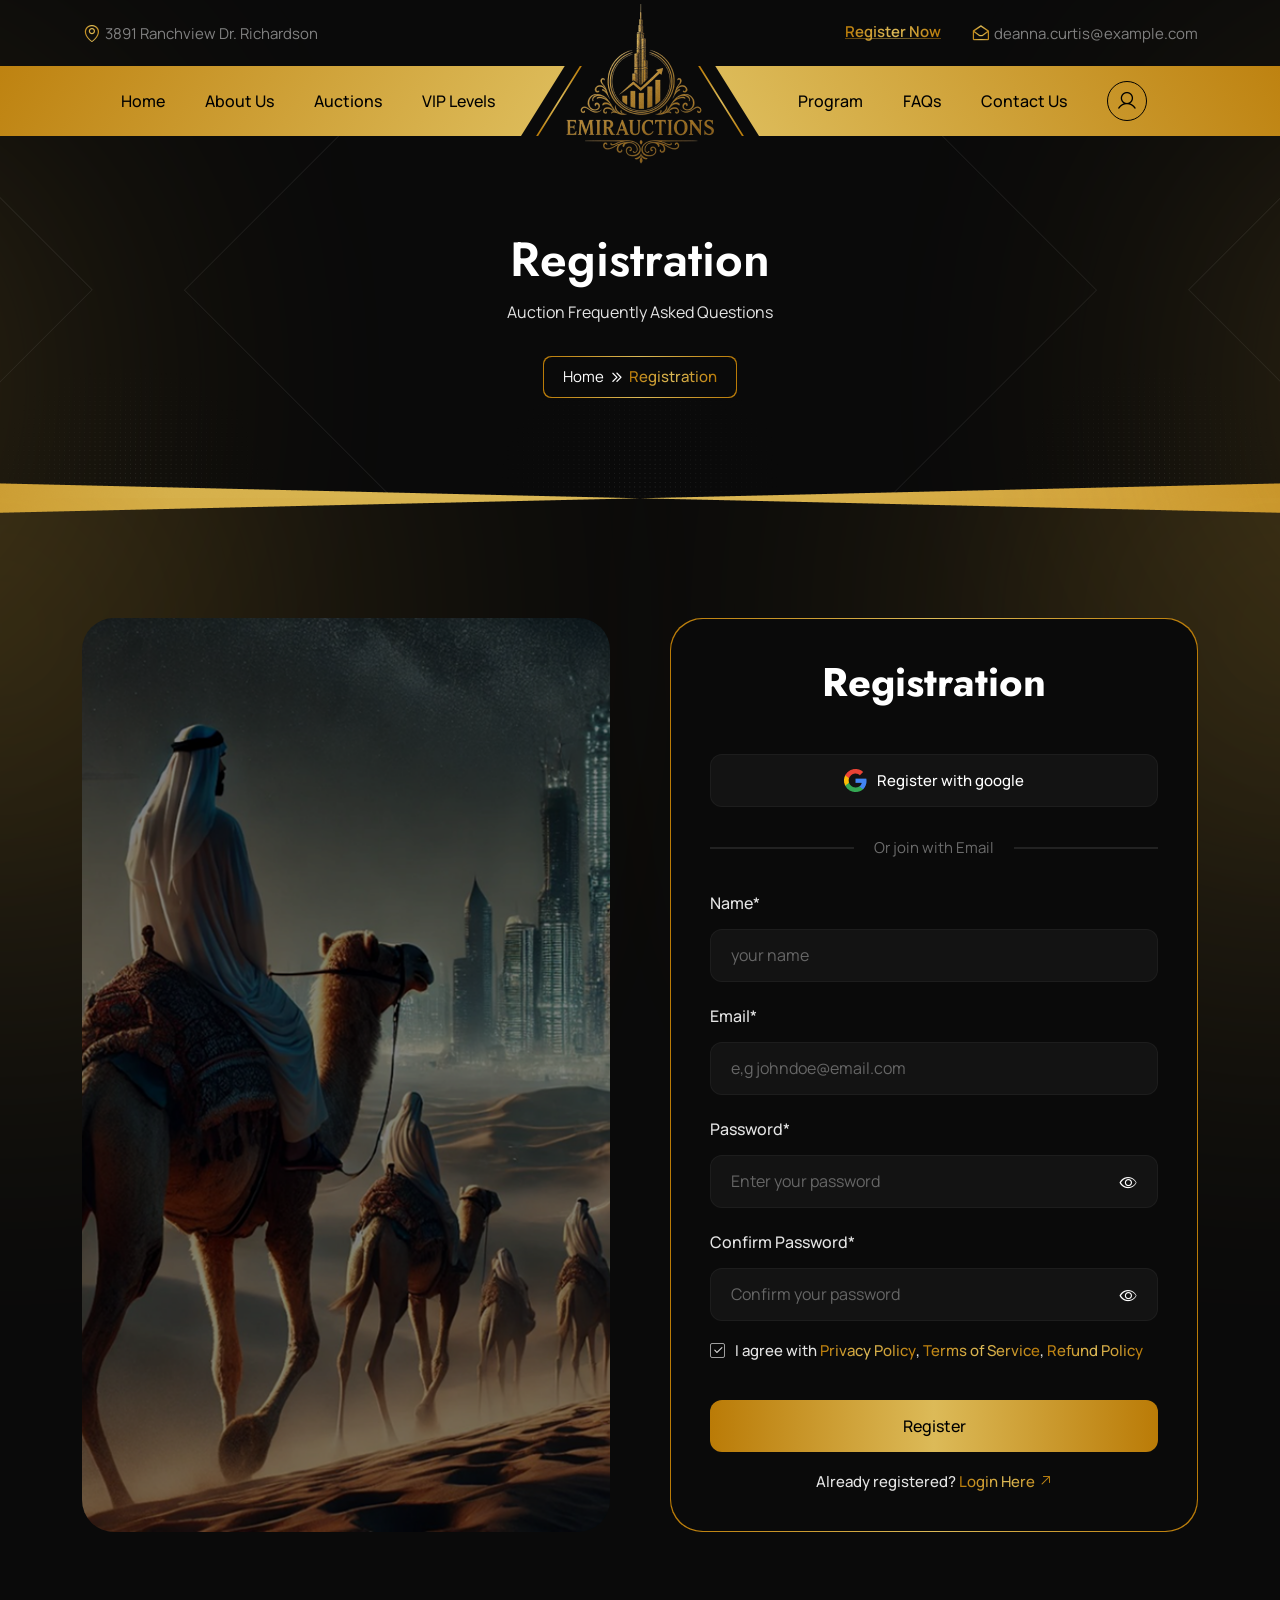
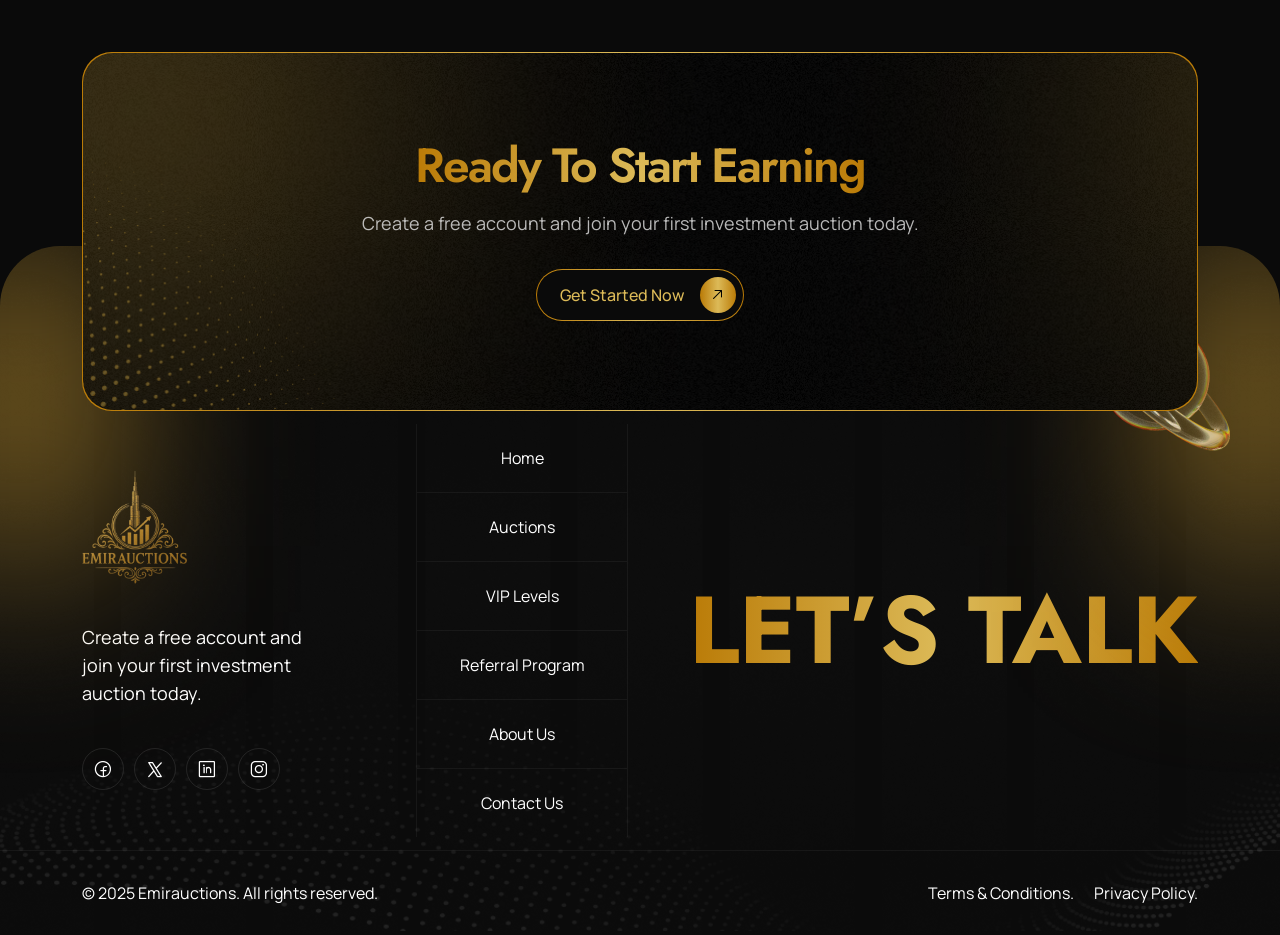
<file: registration.html>
<!DOCTYPE html>
<html lang="en">
<head>
    <meta charset="UTF-8">
    <meta name="viewport" content="width=device-width, initial-scale=1.0">
    <title>Emirauctions</title>

    <link rel="stylesheet" href="assets/icon/thin/style.css">
    <link rel="stylesheet" href="assets/icon/regular/style.css">
    <link rel="stylesheet" href="assets/icon/bold/style.css">
    <link rel="stylesheet" href="assets/icon/fill/style.css">
    <link rel="stylesheet" href="assets/css/bootstrap.min.css">
    <link rel="stylesheet" href="assets/css/style.css">
</head>
<body>
    <header class="header">
        <div class="header--top">
            <div class="container">
                <div class="header--top--content">
                    <div class="header--top--content--left">
                        <p><i class="ph ph-map-pin"></i> 3891 Ranchview Dr. Richardson</p>
                    </div>
                    <div class="header--top--content--right">
                        <p><a href="#">Register Now</a></p>
                        <p><i class="ph ph-envelope-simple-open"></i> deanna.curtis@example.com</p>
                    </div>
                </div>
            </div>
        </div>
        <div class="header--bottom">
            <div class="container">
                <div class="row d-lg-none">
                    <div class="col-4">
                        <div class="header--bottom--left-menu">
                            <div class="header--bottom--menu--item">
                                <a role="button" class="mobile-menu-btn user-btn"><i class="ph ph-list"></i></a>
                            </div>
                        </div>
                        <div class="header--bottom--menu-sm">
                            <div class="header--bottom--menu-sm--logo">
                                <a href="index.html"><img src="assets/images/logo.png" alt="logo"></a>
                            </div>
                            <button class="header--bottom--menu-sm--close"><i class="ph ph-x"></i></button>
                            <ul>
                                <li class="header--bottom--menu-sm--item"><a href="#">Home</a></li>
                                <li class="header--bottom--menu-sm--item"><a href="#">About Us</a></li>
                                <li class="header--bottom--menu-sm--item"><a href="auction.html">Auctions</a></li>
                                <li class="header--bottom--menu-sm--item"><a href="#">VIP Levels</a></li>
                                <li class="header--bottom--menu-sm--item"><a href="#">Program</a></li>
                                <li class="header--bottom--menu-sm--item"><a href="#">FAQs</a></li>
                                <li class="header--bottom--menu-sm--item"><a href="#">Contact Us</a></li>
                            </ul>
                        </div>
                    </div>
                    <div class="col-4">
                        <div class="logo">
                            <a href="#"><img src="assets/images/logo.png" alt="Logo"></a>
                        </div>
                    </div>
                    <div class="col-4">
                        <div class="header--bottom--right-menu">
                            <div class="header--bottom--menu--item">
                                <a href="#" class="user-btn"><i class="ph ph-user"></i></a>
                            </div>
                        </div>
                    </div>
                </div>
                <div class="row g-4 d-lg-flex d-none">
                    <div class="col-lg-5">
                        <div class="header--bottom--left-menu">
                            <ul class="header--bottom--menu">
                                <li class="header--bottom--menu--item"><a href="#">Home</a></li>
                                <li class="header--bottom--menu--item"><a href="#">About Us</a></li>
                                <li class="header--bottom--menu--item"><a href="auction.html">Auctions</a></li>
                                <li class="header--bottom--menu--item"><a href="#">VIP Levels</a></li>
                            </ul>
                        </div>
                    </div>
                    <div class="col-lg-2">
                        <div class="logo">
                            <a href="#"><img src="assets/images/logo.png" alt="Logo"></a>
                        </div>
                    </div>
                    <div class="col-lg-5">
                        <div class="header--bottom--right-menu">
                            <ul class="header--bottom--menu">
                                <li class="header--bottom--menu--item"><a href="#">Program</a></li>
                                <li class="header--bottom--menu--item"><a href="#">FAQs</a></li>
                                <li class="header--bottom--menu--item"><a href="#">Contact Us</a></li>
                                <li class="header--bottom--menu--item"><a href="#" class="user-btn"><i class="ph ph-user"></i></a></li>
                            </ul>
                        </div>
                    </div>
                </div>
            </div>
        </div>
    </header>

    <main>
        <div class="breadcrumb">
            <div class="breadcrumb--bg bg-img" data-bg="assets/images/breadcrumb-bg.png"></div>
            <div class="breadcrumb--vector bg-img" data-bg="assets/images/breadcrumb-vector.png"></div>
            <div class="container">
                <div class="breadcrumb--content">
                    <h2 class="breadcrumb--title">Registration</h2>
                    <p class="breadcrumb--desc">Auction Frequently Asked Questions</p>
                    <ul class="breadcrumb--list">
                        <li>Home</li>
                        <li>Registration</li>
                    </ul>
                </div>
            </div>
        </div>

        <div class="auth py-120">
            <div class="container">
                <div class="row g-60">
                    <div class="col-lg-6 col-md-5">
                        <div class="auth--img">
                            <img src="assets/images/auth-img.png" alt="image">
                        </div>
                    </div>
                    <div class="col-lg-6 col-md-7">
                        <div class="auth--form">
                            <h3 class="auth--form--title">Registration</h3>
                            <div class="auth--form--body">
                                <a href="#" class="auth--form--google"><img src="assets/images/google-icon.png" alt="icon"> Register with google</a>
                                <div class="auth--form--devider">Or join with Email</div>
                                <form action="#" class="row g-20">
                                    <div class="col-12">
                                        <label class="form-label required">Name</label>
                                        <input type="text" class="form-control" placeholder="your name" required>
                                    </div>
                                    <div class="col-12">
                                        <label class="form-label required">Email</label>
                                        <input type="email" class="form-control" placeholder="e,g johndoe@email.com" required>
                                    </div>
                                    <div class="col-12">
                                        <label class="form-label required">Password</label>
                                        <div class="password-field">
                                            <input type="password" class="form-control" placeholder="Enter your password" required>
                                            <button type="button" class="password-field--btn"></button>
                                        </div>
                                    </div>
                                    <div class="col-12">
                                        <label class="form-label required">Confirm Password</label>
                                        <div class="password-field">
                                            <input type="password" class="form-control" placeholder="Confirm your password" required>
                                            <button type="button" class="password-field--btn"></button>
                                        </div>
                                    </div>
                                    <div class="col-12">
                                        <div class="form-check">
                                            <input class="form-check-input" type="checkbox" value="" id="agreeWithAll">
                                            <label class="form-check-label" for="agreeWithAll">
                                                I agree with <a href="#" class="auth--form--link">Privacy Policy</a>, <a href="#" class="auth--form--link">Terms of Service</a>, <a href="#" class="auth--form--link">Refund Policy</a>
                                            </label>
                                        </div>
                                    </div>
                                    <div class="col-12">
                                        <button class="btn btn-primary w-100">Register</button>
                                    </div>
                                    <div class="col-12">
                                        <p class="auth--form--txt">Already registered? <a href="login.html" class="auth--form--link">Login Here <i class="ph ph-arrow-up-right"></i></a></p>
                                    </div>
                                </form>
                            </div>
                        </div>
                    </div>
                </div>
            </div>
        </div>

        <div class="cta">
            <div class="container">
                <div class="cta--inner">
                    <div class="cta--bg bg-img" data-bg="assets/images/cta-bg.png"></div>
                    <h2 class="cta--title">Ready To Start Earning</h2>
                    <p>Create a free account and join your first investment auction today.</p>
                    <a href="#" class="btn btn-secondary">Get Started Now<span class="btn--icon"><i class="ph ph-arrow-up-right"></i></span></a>
                </div>
            </div>
        </div>

        <footer class="footer">
            <div class="footer--bg bg-img" data-bg="assets/images/footer-bg.png"></div>
            <div class="footer--vector"><img src="assets/images/footer-vector.png" alt="image"></div>
            <div class="footer--top">
                <div class="container">
                    <div class="row g-4 align-items-center">
                        <div class="col-lg-6">
                            <div class="footer--content">
                                <div class="footer--content--left">
                                    <div class="footer--content--logo"><img src="assets/images/logo.png" alt="logo"></div>
                                    <p>Create a free account and join your first investment auction today.</p>
                                    <div class="footer--content--social">
                                        <a href="#"><i class="ph ph-facebook-logo"></i></a>
                                        <a href="#"><i class="ph ph-x-logo"></i></a>
                                        <a href="#"><i class="ph ph-linkedin-logo"></i></a>
                                        <a href="#"><i class="ph ph-instagram-logo"></i></a>
                                    </div>
                                </div>
                                <div class="footer--menu">
                                    <ul>
                                        <li><a href="#">Home</a></li>
                                        <li><a href="#">Auctions</a></li>
                                        <li><a href="#">VIP Levels</a></li>
                                        <li><a href="#">Referral Program</a></li>
                                        <li><a href="#">About Us</a></li>
                                        <li><a href="#">Contact Us</a></li>
                                    </ul>
                                </div>
                            </div>
                        </div>
                        <div class="col-lg-6">
                            <h2 class="footer--title"><a href="contact.html">LET’S TALK</a></h2>
                        </div>
                    </div>
                </div>
            </div>
            <div class="footer--bottom">
                <div class="container">
                    <div class="footer--bottom--content">
                        <p>© 2025 Emirauctions. All rights reserved.</p>
                        <p><a href="#">Terms & Conditions.</a><a href="#">Privacy Policy.</a></p>
                    </div>
                </div>
            </div>
        </footer>
    </main>

    <script src="assets/js/jquery-3.7.1.min.js"></script>
    <script src="assets/js/main.js"></script>
</body>
</html>
</file>
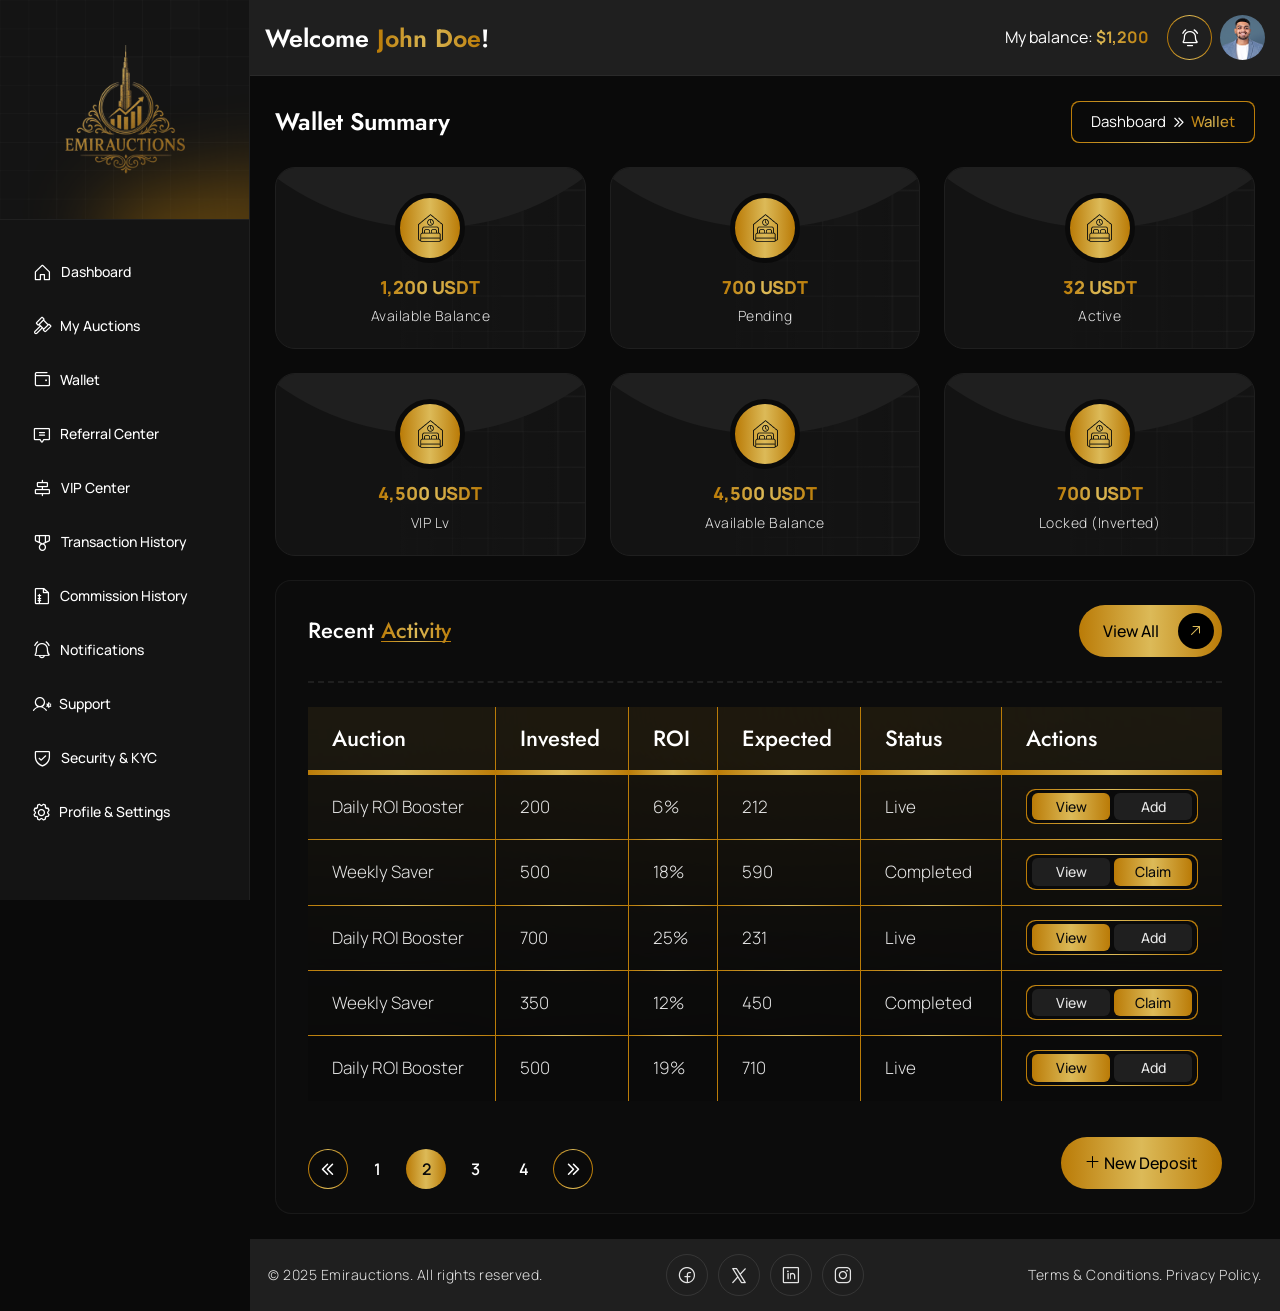
<file: wallet.html>
<!DOCTYPE html>
<html lang="en">
    <head>
        <meta charset="UTF-8">
        <meta name="viewport" content="width=device-width, initial-scale=1.0">
        <title>Emirauctions</title>

        <link rel="stylesheet" href="assets/icon/thin/style.css">
        <link rel="stylesheet" href="assets/icon/regular/style.css">
        <link rel="stylesheet" href="assets/icon/bold/style.css">
        <link rel="stylesheet" href="assets/icon/fill/style.css">
        <link rel="stylesheet" href="assets/css/jquery.bxslider.min.css">
        <link rel="stylesheet" href="assets/css/odometer.css">
        <link rel="stylesheet" href="assets/css/OverlayScrollbars.min.css">
        <link rel="stylesheet" href="assets/css/bootstrap.min.css">
        <link rel="stylesheet" href="assets/css/dashboard.css">
    </head>
    <body>
        <section class="dashboard">
            <div class="dashboard--sidebar">
                <div class="dashboard--sidebar--logo">
                    <div class="dashboard--sidebar--logo--bg bg-img" data-bg="assets/images/card-bg.png"></div>
                    <a href="index.html"><img src="assets/images/logo.png" alt="Logo"></a>
                    <button class="dashboard--sidebar--btn d-xl-none"><i class="ph ph-x"></i></button>
                </div>
                <div class="dashboard--sidebar--menu">
                    <ul class="dashboard--sidebar--nav scroll">
                        <li class="dashboard--sidebar--nav--item">
                            <a href="dashboard.html" class="dashboard--sidebar--nav--link"><i class="ph ph-house dashboard--sidebar--nav--icon"></i><span class="dashboard--sidebar--nav--txt">Dashboard</span></a>
                        </li>
                        <li class="dashboard--sidebar--nav--item">
                            <a href="my-auction.html" class="dashboard--sidebar--nav--link"><i class="ph ph-gavel dashboard--sidebar--nav--icon"></i><span class="dashboard--sidebar--nav--txt">My Auctions</span></a>
                        </li>
                        <li class="dashboard--sidebar--nav--item">
                            <a href="wallet.html" class="dashboard--sidebar--nav--link"><i class="ph ph-wallet dashboard--sidebar--nav--icon"></i><span class="dashboard--sidebar--nav--txt">Wallet</span></a>
                        </li>
                        <li class="dashboard--sidebar--nav--item">
                            <a href="referral-center.html" class="dashboard--sidebar--nav--link"><i class="ph ph-chat-centered-text dashboard--sidebar--nav--icon"></i><span class="dashboard--sidebar--nav--txt">Referral Center</span></a>
                        </li>
                        <li class="dashboard--sidebar--nav--item">
                            <a href="vip-center.html" class="dashboard--sidebar--nav--link"><i class="ph ph-align-center-horizontal dashboard--sidebar--nav--icon"></i><span class="dashboard--sidebar--nav--txt">VIP Center</span></a>
                        </li>
                        <li class="dashboard--sidebar--nav--item">
                            <a href="transaction-history.html" class="dashboard--sidebar--nav--link"><i class="ph ph-medal-military dashboard--sidebar--nav--icon"></i><span class="dashboard--sidebar--nav--txt">Transaction History</span></a>
                        </li>
                        <li class="dashboard--sidebar--nav--item">
                            <a href="commission-history.html" class="dashboard--sidebar--nav--link"><i class="ph ph-file-archive dashboard--sidebar--nav--icon"></i><span class="dashboard--sidebar--nav--txt">Commission History</span></a>
                        </li>
                        <li class="dashboard--sidebar--nav--item">
                            <a href="notification.html" class="dashboard--sidebar--nav--link"><i class="ph ph-bell-ringing dashboard--sidebar--nav--icon"></i><span class="dashboard--sidebar--nav--txt">Notifications</span></a>
                        </li>
                        <li class="dashboard--sidebar--nav--item">
                            <a href="support.html" class="dashboard--sidebar--nav--link"><i class="ph ph-user-gear dashboard--sidebar--nav--icon"></i><span class="dashboard--sidebar--nav--txt">Support</span></a>
                        </li>
                        <li class="dashboard--sidebar--nav--item">
                            <a href="security-kyc.html" class="dashboard--sidebar--nav--link"><i class="ph ph-shield-check dashboard--sidebar--nav--icon"></i><span class="dashboard--sidebar--nav--txt">Security & KYC</span></a>
                        </li>
                        <li class="dashboard--sidebar--nav--item">
                            <a href="profile.html" class="dashboard--sidebar--nav--link"><i class="ph ph-gear dashboard--sidebar--nav--icon"></i><span class="dashboard--sidebar--nav--txt">Profile & Settings</span></a>
                        </li>
                    </ul>
                </div>
            </div>
            <div class="dashboard--body">
                <div class="dashboard--header">
                    <button class="dashboard--header--toggle-btn d-xl-none"><i class="ph ph-list"></i></button>
                    <h5 class="dashboard--header--welcome">Welcome <span>John Doe</span>!</h5>
                    <div class="dashboard--header--content d-flex align-items-center gap-2 ms-auto">
                        <p class="dashboard--header--txt">My balance: <span>$1,200</span></p>
                        <div class="custom--dropdown">
                            <button class="dashboard--header--btn" data-bs-toggle="dropdown" aria-expanded="true">
                                <i class="ph ph-bell-simple-ringing"></i>
                            </button>
                            <ul class="dropdown-menu dropdown-menu-end">
                                <li class="dropdown-menu--list d-sm-none">
                                    <div class="user-dropdown--txt">
                                        <span class="user-dropdown--name">Mr. John Doe</span>
                                        <span class="user-dropdown--balance">$230.32</span>
                                    </div>
                                </li>
                                <li class="dropdown-menu--list"><a href="#" class="dropdown-menu--link"><i class="ti ti-user-cog"></i> Profile Settings</a></li>
                                <li class="dropdown-menu--list"><a href="#" class="dropdown-menu--link"><i class="ti ti-password-user"></i> Change Password</a></li>
                                <li class="dropdown-menu--list"><a href="#" class="dropdown-menu--link"><i class="ti ti-shield-lock"></i> 2FA Security</a></li>
                                <li class="dropdown-menu--list"><a href="#" class="dropdown-menu--link"><i class="ti ti-power"></i> Logout</a></li>
                            </ul>
                        </div>
                        <div class="user-dropdown custom--dropdown">
                            <button class="dashboard--header--user-btn" data-bs-toggle="dropdown" aria-expanded="true">
                                <img src="assets/images/user.png" alt="User">
                            </button>
                            <ul class="dropdown-menu dropdown-menu-end">
                                <li class="dropdown-menu--list d-sm-none">
                                    <div class="user-dropdown--txt">
                                        <span class="user-dropdown--name">Mr. John Doe</span>
                                        <span class="user-dropdown--balance">$230.32</span>
                                    </div>
                                </li>
                                <li class="dropdown-menu--list"><a href="#" class="dropdown-menu--link"><i class="ti ti-user-cog"></i> Profile Settings</a></li>
                                <li class="dropdown-menu--list"><a href="#" class="dropdown-menu--link"><i class="ti ti-password-user"></i> Change Password</a></li>
                                <li class="dropdown-menu--list"><a href="#" class="dropdown-menu--link"><i class="ti ti-shield-lock"></i> 2FA Security</a></li>
                                <li class="dropdown-menu--list"><a href="#" class="dropdown-menu--link"><i class="ti ti-power"></i> Logout</a></li>
                            </ul>
                        </div>
                    </div>
                </div>
                <div class="row gy-4">
                    <div class="col-12">
                        <div class="dashboard--breadcrumb">
                            <h3 class="dashboard--breadcrumb--title">Wallet <span>Summary</span></h3>
                            <ul class="dashboard--breadcrumb--list">
                                <li class="dashboard--breadcrumb--list--item">Dashboard</li>
                                <li class="dashboard--breadcrumb--list--item">Wallet</li>
                            </ul>
                        </div>
                    </div>
                    <div class="col-12">
                        <div class="row g-lg-4 g-md-3 g-2 justify-content-center">
                            <div class="col-xxl-2 col-sm-4 col-6">
                                <div class="dashboard--widget">
                                    <div class="dashboard--widget--bg bg-img" data-bg="assets/images/card-bg.png"></div>
                                    <div class="dashboard--widget--icon">
                                        <img src="assets/images/dashboard-icon.png" alt="icon">
                                    </div>
                                    <span class="dashboard--widget--number">1,200 USDT</span>
                                    <span class="dashboard--widget--name">Available Balance</span>
                                </div>
                            </div>
                            <div class="col-xxl-2 col-sm-4 col-6">
                                <div class="dashboard--widget">
                                    <div class="dashboard--widget--bg bg-img" data-bg="assets/images/card-bg.png"></div>
                                    <div class="dashboard--widget--icon">
                                        <img src="assets/images/dashboard-icon.png" alt="icon">
                                    </div>
                                    <span class="dashboard--widget--number">700 USDT</span>
                                    <span class="dashboard--widget--name">Pending</span>
                                </div>
                            </div>
                            <div class="col-xxl-2 col-sm-4 col-6">
                                <div class="dashboard--widget">
                                    <div class="dashboard--widget--bg bg-img" data-bg="assets/images/card-bg.png"></div>
                                    <div class="dashboard--widget--icon">
                                        <img src="assets/images/dashboard-icon.png" alt="icon">
                                    </div>
                                    <span class="dashboard--widget--number">32 USDT</span>
                                    <span class="dashboard--widget--name">Active</span>
                                </div>
                            </div>
                            <div class="col-xxl-2 col-sm-4 col-6">
                                <div class="dashboard--widget">
                                    <div class="dashboard--widget--bg bg-img" data-bg="assets/images/card-bg.png"></div>
                                    <div class="dashboard--widget--icon">
                                        <img src="assets/images/dashboard-icon.png" alt="icon">
                                    </div>
                                    <span class="dashboard--widget--number">4,500 USDT</span>
                                    <span class="dashboard--widget--name">VIP Lv</span>
                                </div>
                            </div>
                            <div class="col-xxl-2 col-sm-4 col-6">
                                <div class="dashboard--widget">
                                    <div class="dashboard--widget--bg bg-img" data-bg="assets/images/card-bg.png"></div>
                                    <div class="dashboard--widget--icon">
                                        <img src="assets/images/dashboard-icon.png" alt="icon">
                                    </div>
                                    <span class="dashboard--widget--number">4,500 USDT</span>
                                    <span class="dashboard--widget--name">Available Balance</span>
                                </div>
                            </div>
                            <div class="col-xxl-2 col-sm-4 col-6">
                                <div class="dashboard--widget">
                                    <div class="dashboard--widget--bg bg-img" data-bg="assets/images/card-bg.png"></div>
                                    <div class="dashboard--widget--icon">
                                        <img src="assets/images/dashboard-icon.png" alt="icon">
                                    </div>
                                    <span class="dashboard--widget--number">700 USDT</span>
                                    <span class="dashboard--widget--name">Locked (Inverted)</span>
                                </div>
                            </div>
                        </div>
                    </div>
                    <div class="col-12">
                        <div class="card">
                            <div class="card-header">
                                <div class="d-flex align-items-center justify-content-between flex-wrap">
                                    <h5 class="card-title">Recent <span>Activity</span></h5>
                                    <a href="purchased-exam.html" class="btn btn-primary">View All <span class="btn--icon"><i class="ph ph-arrow-up-right"></i></span></a>
                                </div>
                            </div>
                            <div class="card-body">
                                <div class="table-wrap">
                                    <div class="table-responsive scroll">
                                        <table class="table">
                                            <thead>
                                                <tr>
                                                    <th>Auction</th>
                                                    <th>Invested</th>
                                                    <th>ROI</th>
                                                    <th>Expected</th>
                                                    <th>Status</th>
                                                    <th>Actions</th>
                                                </tr>
                                            </thead>
                                            <tbody>
                                                <tr>
                                                    <td>Daily ROI Booster</td>
                                                    <td>200</td>
                                                    <td>6%</td>
                                                    <td>212</td>
                                                    <td>Live</td>
                                                    <td>
                                                        <div class="table--btn-group">
                                                            <a href="#" class="table--btn table--btn-primary">View</a>
                                                            <a href="#" class="table--btn table--btn-secondary">Add</a>
                                                        </div>
                                                    </td>
                                                </tr>
                                                <tr>
                                                    <td>Weekly Saver</td>
                                                    <td>500</td>
                                                    <td>18%</td>
                                                    <td>590</td>
                                                    <td>Completed</td>
                                                    <td>
                                                        <div class="table--btn-group">
                                                            <a href="#" class="table--btn table--btn-secondary">View</a>
                                                            <a href="#" class="table--btn table--btn-primary">Claim</a>
                                                        </div>
                                                    </td>
                                                </tr>
                                                <tr>
                                                    <td>Daily ROI Booster</td>
                                                    <td>700</td>
                                                    <td>25%</td>
                                                    <td>231</td>
                                                    <td>Live</td>
                                                    <td>
                                                        <div class="table--btn-group">
                                                            <a href="#" class="table--btn table--btn-primary">View</a>
                                                            <a href="#" class="table--btn table--btn-secondary">Add</a>
                                                        </div>
                                                    </td>
                                                </tr>
                                                <tr>
                                                    <td>Weekly Saver</td>
                                                    <td>350</td>
                                                    <td>12%</td>
                                                    <td>450</td>
                                                    <td>Completed</td>
                                                    <td>
                                                        <div class="table--btn-group">
                                                            <a href="#" class="table--btn table--btn-secondary">View</a>
                                                            <a href="#" class="table--btn table--btn-primary">Claim</a>
                                                        </div>
                                                    </td>
                                                </tr>
                                                <tr>
                                                    <td>Daily ROI Booster</td>
                                                    <td>500</td>
                                                    <td>19%</td>
                                                    <td>710</td>
                                                    <td>Live</td>
                                                    <td>
                                                        <div class="table--btn-group">
                                                            <a href="#" class="table--btn table--btn-primary">View</a>
                                                            <a href="#" class="table--btn table--btn-secondary">Add</a>
                                                        </div>
                                                    </td>
                                                </tr>
                                            </tbody>
                                        </table>
                                    </div>
                                </div>
                                <div class="d-flex gap-3 flex-wrap justify-content-between align-items-end pagination">
                                    <ul class="pagination mt-0 justify-content-start">
                                        <li class="page-item"><a href="#" class="page-link"><i class="ph-bold ph-caret-double-left"></i></a></li>
                                        <li class="page-item"><a href="#" class="page-link">1</a></li>
                                        <li class="page-item active"><a href="#" class="page-link">2</a></li>
                                        <li class="page-item"><a href="#" class="page-link">3</a></li>
                                        <li class="page-item"><a href="#" class="page-link">4</a></li>
                                        <li class="page-item"><a href="#" class="page-link"><i class="ph-bold ph-caret-double-right"></i></a></li>
                                    </ul>
                                    <a href="#newDepositModal" data-bs-toggle="modal" class="btn btn-primary"><i class="ph ph-plus"></i> New Deposit</a>
                                </div>
                            </div>
                        </div>
                    </div>
                </div>
                <div class="dashboard--footer">
                    <div class="row gx-xxl-4 gx-3 align-items-center">
                        <div class="col-lg-4">
                            <p>© 2025 Emirauctions. All rights reserved.</p>
                        </div>
                        <div class="col-lg-4">
                            <div class="dashboard--footer--social">
                                <div class="footer--content--social">
                                    <a href="#"><i class="ph ph-facebook-logo"></i></a>
                                    <a href="#"><i class="ph ph-x-logo"></i></a>
                                    <a href="#"><i class="ph ph-linkedin-logo"></i></a>
                                    <a href="#"><i class="ph ph-instagram-logo"></i></a>
                                </div>
                            </div>
                        </div>
                        <div class="col-lg-4 d-flex justify-content-lg-end justify-content-center">
                            <p>
                                <a href="#">Terms & Conditions.</a>
                                <a href="#">Privacy Policy.</a>
                            </p>
                        </div>
                    </div>
                </div>
            </div>  
        </section>

        <div class="modal fade" id="newDepositModal" tabindex="-1" aria-labelledby="newDepositModalLabel" aria-hidden="true">
            <div class="modal-dialog modal-dialog-centered">
                <div class="modal-content">
                    <div class="modal-header">
                        <h1 class="modal-title" id="newDepositModalLabel">New Deposit</h1>
                        <button type="button" class="btn-close" data-bs-dismiss="modal" aria-label="Close"></button>
                    </div>
                    <div class="modal-body">
                        <form class="deposit-modal">
                            <div class="row gy-4 gx-3 align-items-center">
                                <div class="col-12">
                                    <div class="row gy-sm-4 gx-3 align-items-center">
                                        <div class="col-sm-4">
                                            <label class="deposit-modal--label mb-sm-0">Select <span>Currency:</span></label>
                                        </div>
                                        <div class="col-sm-8">
                                            <div class="d-flex gap-2">
                                                <select name="" class="form-control form-select">
                                                    <option value="">USDT</option>
                                                    <option value="">USDT</option>
                                                    <option value="">USDT</option>
                                                    <option value="">USDT</option>
                                                </select>
                                                <div class="deposit-modal--radio">
                                                    <input type="radio" name="transferNetwork" id="trc20">
                                                    <label for="trc20">TRC20</label>
                                                </div>
                                                <div class="deposit-modal--radio">
                                                    <input type="radio" name="transferNetwork" id="erc20">
                                                    <label for="erc20">ERC20</label>
                                                </div>
                                            </div>
                                        </div>
                                    </div>
                                </div>
                                <div class="col-12">
                                    <div class="row gy-sm-4 gx-3 align-items-center">
                                        <div class="col-sm-4">
                                            <label class="deposit-modal--label mb-sm-0">Enter <span>Amount:</span></label>
                                        </div>
                                        <div class="col-sm-8">
                                            <div class="input-group">
                                                <span class="input-group-text">$</span>
                                                <input type="number" class="form-control" placeholder="00.00">
                                            </div>
                                        </div>
                                    </div>
                                </div>
                                <div class="col-12">
                                    <label class="deposit-modal--label">Wallet <span>Address:</span></label>
                                    <div class="d-flex gap-2">
                                        <input type="text" class="form-control" id="walletAddress" value="5HY544156H89Y56" readonly>
                                        <button type="button" class="btn btn-icon btn-primary flex-shrink-0 wallett-address-copy"><i class="ph-fill ph-copy"></i></button>
                                    </div>
                                </div>
                                <div class="col-12">
                                    <h4 class="deposit-modal--label"><span>Instructions:</span></h4>
                                    <ul class="deposit-modal--list">
                                        <li class="deposit-modal--list--item">Send exact amount</li>
                                        <li class="deposit-modal--list--item">Upload TXID or screenshot</li>
                                    </ul>
                                </div>
                                <div class="col-12">
                                    <button class="btn btn-primary w-100">Submit Deposit</button>
                                </div>
                            </div>
                        </form>
                    </div>
                </div>
            </div>
        </div>

        <script src="assets/js/jquery-3.7.1.min.js"></script>
        <script src="assets/js/bootstrap.bundle.min.js"></script>
        <script src="assets/js/jquery.bxslider.min.js"></script>
        <script src="assets/js/odometer.min.js"></script>
        <script src="assets/js/jquery.overlayScrollbars.min.js"></script>
        <script src="assets/js/apexcharts.js"></script>
        <script src="assets/js/main.js"></script>
    </body>
</html>
</file>
<file: assets/icon/thin/style.css>
@font-face {
  font-family: "Phosphor-Thin";
  src:
    url("./Phosphor-Thin.woff2") format("woff2"),
    url("./Phosphor-Thin.woff") format("woff"),
    url("./Phosphor-Thin.ttf") format("truetype"),
    url("./Phosphor-Thin.svg#Phosphor-Thin") format("svg");
  font-weight: normal;
  font-style: normal;
  font-display: block;
}

.ph-thin {
  /* use !important to prevent issues with browser extensions that change fonts */
  font-family: "Phosphor-Thin" !important;
  speak: never;
  font-style: normal;
  font-weight: normal;
  font-variant: normal;
  text-transform: none;
  line-height: 1;

  /* Enable Ligatures ================ */
  letter-spacing: 0;
  -webkit-font-feature-settings: "liga";
  -moz-font-feature-settings: "liga=1";
  -moz-font-feature-settings: "liga";
  -ms-font-feature-settings: "liga" 1;
  font-feature-settings: "liga";
  -webkit-font-variant-ligatures: discretionary-ligatures;
  font-variant-ligatures: discretionary-ligatures;

  /* Better Font Rendering =========== */
  -webkit-font-smoothing: antialiased;
  -moz-osx-font-smoothing: grayscale;
}

.ph-thin.ph-acorn:before {
  content: "\eb9a";
}
.ph-thin.ph-address-book:before {
  content: "\e6f8";
}
.ph-thin.ph-address-book-tabs:before {
  content: "\ee4e";
}
.ph-thin.ph-air-traffic-control:before {
  content: "\ecd8";
}
.ph-thin.ph-airplane:before {
  content: "\e002";
}
.ph-thin.ph-airplane-in-flight:before {
  content: "\e4fe";
}
.ph-thin.ph-airplane-landing:before {
  content: "\e502";
}
.ph-thin.ph-airplane-takeoff:before {
  content: "\e504";
}
.ph-thin.ph-airplane-taxiing:before {
  content: "\e500";
}
.ph-thin.ph-airplane-tilt:before {
  content: "\e5d6";
}
.ph-thin.ph-airplay:before {
  content: "\e004";
}
.ph-thin.ph-alarm:before {
  content: "\e006";
}
.ph-thin.ph-alien:before {
  content: "\e8a6";
}
.ph-thin.ph-align-bottom:before {
  content: "\e506";
}
.ph-thin.ph-align-bottom-simple:before {
  content: "\eb0c";
}
.ph-thin.ph-align-center-horizontal:before {
  content: "\e50a";
}
.ph-thin.ph-align-center-horizontal-simple:before {
  content: "\eb0e";
}
.ph-thin.ph-align-center-vertical:before {
  content: "\e50c";
}
.ph-thin.ph-align-center-vertical-simple:before {
  content: "\eb10";
}
.ph-thin.ph-align-left:before {
  content: "\e50e";
}
.ph-thin.ph-align-left-simple:before {
  content: "\eaee";
}
.ph-thin.ph-align-right:before {
  content: "\e510";
}
.ph-thin.ph-align-right-simple:before {
  content: "\eb12";
}
.ph-thin.ph-align-top:before {
  content: "\e512";
}
.ph-thin.ph-align-top-simple:before {
  content: "\eb14";
}
.ph-thin.ph-amazon-logo:before {
  content: "\e96c";
}
.ph-thin.ph-ambulance:before {
  content: "\e572";
}
.ph-thin.ph-anchor:before {
  content: "\e514";
}
.ph-thin.ph-anchor-simple:before {
  content: "\e5d8";
}
.ph-thin.ph-android-logo:before {
  content: "\e008";
}
.ph-thin.ph-angle:before {
  content: "\e7bc";
}
.ph-thin.ph-angular-logo:before {
  content: "\eb80";
}
.ph-thin.ph-aperture:before {
  content: "\e00a";
}
.ph-thin.ph-app-store-logo:before {
  content: "\e974";
}
.ph-thin.ph-app-window:before {
  content: "\e5da";
}
.ph-thin.ph-apple-logo:before {
  content: "\e516";
}
.ph-thin.ph-apple-podcasts-logo:before {
  content: "\eb96";
}
.ph-thin.ph-approximate-equals:before {
  content: "\edaa";
}
.ph-thin.ph-archive:before {
  content: "\e00c";
}
.ph-thin.ph-armchair:before {
  content: "\e012";
}
.ph-thin.ph-arrow-arc-left:before {
  content: "\e014";
}
.ph-thin.ph-arrow-arc-right:before {
  content: "\e016";
}
.ph-thin.ph-arrow-bend-double-up-left:before {
  content: "\e03a";
}
.ph-thin.ph-arrow-bend-double-up-right:before {
  content: "\e03c";
}
.ph-thin.ph-arrow-bend-down-left:before {
  content: "\e018";
}
.ph-thin.ph-arrow-bend-down-right:before {
  content: "\e01a";
}
.ph-thin.ph-arrow-bend-left-down:before {
  content: "\e01c";
}
.ph-thin.ph-arrow-bend-left-up:before {
  content: "\e01e";
}
.ph-thin.ph-arrow-bend-right-down:before {
  content: "\e020";
}
.ph-thin.ph-arrow-bend-right-up:before {
  content: "\e022";
}
.ph-thin.ph-arrow-bend-up-left:before {
  content: "\e024";
}
.ph-thin.ph-arrow-bend-up-right:before {
  content: "\e026";
}
.ph-thin.ph-arrow-circle-down:before {
  content: "\e028";
}
.ph-thin.ph-arrow-circle-down-left:before {
  content: "\e02a";
}
.ph-thin.ph-arrow-circle-down-right:before {
  content: "\e02c";
}
.ph-thin.ph-arrow-circle-left:before {
  content: "\e05a";
}
.ph-thin.ph-arrow-circle-right:before {
  content: "\e02e";
}
.ph-thin.ph-arrow-circle-up:before {
  content: "\e030";
}
.ph-thin.ph-arrow-circle-up-left:before {
  content: "\e032";
}
.ph-thin.ph-arrow-circle-up-right:before {
  content: "\e034";
}
.ph-thin.ph-arrow-clockwise:before {
  content: "\e036";
}
.ph-thin.ph-arrow-counter-clockwise:before {
  content: "\e038";
}
.ph-thin.ph-arrow-down:before {
  content: "\e03e";
}
.ph-thin.ph-arrow-down-left:before {
  content: "\e040";
}
.ph-thin.ph-arrow-down-right:before {
  content: "\e042";
}
.ph-thin.ph-arrow-elbow-down-left:before {
  content: "\e044";
}
.ph-thin.ph-arrow-elbow-down-right:before {
  content: "\e046";
}
.ph-thin.ph-arrow-elbow-left:before {
  content: "\e048";
}
.ph-thin.ph-arrow-elbow-left-down:before {
  content: "\e04a";
}
.ph-thin.ph-arrow-elbow-left-up:before {
  content: "\e04c";
}
.ph-thin.ph-arrow-elbow-right:before {
  content: "\e04e";
}
.ph-thin.ph-arrow-elbow-right-down:before {
  content: "\e050";
}
.ph-thin.ph-arrow-elbow-right-up:before {
  content: "\e052";
}
.ph-thin.ph-arrow-elbow-up-left:before {
  content: "\e054";
}
.ph-thin.ph-arrow-elbow-up-right:before {
  content: "\e056";
}
.ph-thin.ph-arrow-fat-down:before {
  content: "\e518";
}
.ph-thin.ph-arrow-fat-left:before {
  content: "\e51a";
}
.ph-thin.ph-arrow-fat-line-down:before {
  content: "\e51c";
}
.ph-thin.ph-arrow-fat-line-left:before {
  content: "\e51e";
}
.ph-thin.ph-arrow-fat-line-right:before {
  content: "\e520";
}
.ph-thin.ph-arrow-fat-line-up:before {
  content: "\e522";
}
.ph-thin.ph-arrow-fat-lines-down:before {
  content: "\e524";
}
.ph-thin.ph-arrow-fat-lines-left:before {
  content: "\e526";
}
.ph-thin.ph-arrow-fat-lines-right:before {
  content: "\e528";
}
.ph-thin.ph-arrow-fat-lines-up:before {
  content: "\e52a";
}
.ph-thin.ph-arrow-fat-right:before {
  content: "\e52c";
}
.ph-thin.ph-arrow-fat-up:before {
  content: "\e52e";
}
.ph-thin.ph-arrow-left:before {
  content: "\e058";
}
.ph-thin.ph-arrow-line-down:before {
  content: "\e05c";
}
.ph-thin.ph-arrow-line-down-left:before {
  content: "\e05e";
}
.ph-thin.ph-arrow-line-down-right:before {
  content: "\e060";
}
.ph-thin.ph-arrow-line-left:before {
  content: "\e062";
}
.ph-thin.ph-arrow-line-right:before {
  content: "\e064";
}
.ph-thin.ph-arrow-line-up:before {
  content: "\e066";
}
.ph-thin.ph-arrow-line-up-left:before {
  content: "\e068";
}
.ph-thin.ph-arrow-line-up-right:before {
  content: "\e06a";
}
.ph-thin.ph-arrow-right:before {
  content: "\e06c";
}
.ph-thin.ph-arrow-square-down:before {
  content: "\e06e";
}
.ph-thin.ph-arrow-square-down-left:before {
  content: "\e070";
}
.ph-thin.ph-arrow-square-down-right:before {
  content: "\e072";
}
.ph-thin.ph-arrow-square-in:before {
  content: "\e5dc";
}
.ph-thin.ph-arrow-square-left:before {
  content: "\e074";
}
.ph-thin.ph-arrow-square-out:before {
  content: "\e5de";
}
.ph-thin.ph-arrow-square-right:before {
  content: "\e076";
}
.ph-thin.ph-arrow-square-up:before {
  content: "\e078";
}
.ph-thin.ph-arrow-square-up-left:before {
  content: "\e07a";
}
.ph-thin.ph-arrow-square-up-right:before {
  content: "\e07c";
}
.ph-thin.ph-arrow-u-down-left:before {
  content: "\e07e";
}
.ph-thin.ph-arrow-u-down-right:before {
  content: "\e080";
}
.ph-thin.ph-arrow-u-left-down:before {
  content: "\e082";
}
.ph-thin.ph-arrow-u-left-up:before {
  content: "\e084";
}
.ph-thin.ph-arrow-u-right-down:before {
  content: "\e086";
}
.ph-thin.ph-arrow-u-right-up:before {
  content: "\e088";
}
.ph-thin.ph-arrow-u-up-left:before {
  content: "\e08a";
}
.ph-thin.ph-arrow-u-up-right:before {
  content: "\e08c";
}
.ph-thin.ph-arrow-up:before {
  content: "\e08e";
}
.ph-thin.ph-arrow-up-left:before {
  content: "\e090";
}
.ph-thin.ph-arrow-up-right:before {
  content: "\e092";
}
.ph-thin.ph-arrows-clockwise:before {
  content: "\e094";
}
.ph-thin.ph-arrows-counter-clockwise:before {
  content: "\e096";
}
.ph-thin.ph-arrows-down-up:before {
  content: "\e098";
}
.ph-thin.ph-arrows-horizontal:before {
  content: "\eb06";
}
.ph-thin.ph-arrows-in:before {
  content: "\e09a";
}
.ph-thin.ph-arrows-in-cardinal:before {
  content: "\e09c";
}
.ph-thin.ph-arrows-in-line-horizontal:before {
  content: "\e530";
}
.ph-thin.ph-arrows-in-line-vertical:before {
  content: "\e532";
}
.ph-thin.ph-arrows-in-simple:before {
  content: "\e09e";
}
.ph-thin.ph-arrows-left-right:before {
  content: "\e0a0";
}
.ph-thin.ph-arrows-merge:before {
  content: "\ed3e";
}
.ph-thin.ph-arrows-out:before {
  content: "\e0a2";
}
.ph-thin.ph-arrows-out-cardinal:before {
  content: "\e0a4";
}
.ph-thin.ph-arrows-out-line-horizontal:before {
  content: "\e534";
}
.ph-thin.ph-arrows-out-line-vertical:before {
  content: "\e536";
}
.ph-thin.ph-arrows-out-simple:before {
  content: "\e0a6";
}
.ph-thin.ph-arrows-split:before {
  content: "\ed3c";
}
.ph-thin.ph-arrows-vertical:before {
  content: "\eb04";
}
.ph-thin.ph-article:before {
  content: "\e0a8";
}
.ph-thin.ph-article-medium:before {
  content: "\e5e0";
}
.ph-thin.ph-article-ny-times:before {
  content: "\e5e2";
}
.ph-thin.ph-asclepius:before {
  content: "\ee34";
}
.ph-thin.ph-caduceus:before {
  content: "\ee34";
}
.ph-thin.ph-asterisk:before {
  content: "\e0aa";
}
.ph-thin.ph-asterisk-simple:before {
  content: "\e832";
}
.ph-thin.ph-at:before {
  content: "\e0ac";
}
.ph-thin.ph-atom:before {
  content: "\e5e4";
}
.ph-thin.ph-avocado:before {
  content: "\ee04";
}
.ph-thin.ph-axe:before {
  content: "\e9fc";
}
.ph-thin.ph-baby:before {
  content: "\e774";
}
.ph-thin.ph-baby-carriage:before {
  content: "\e818";
}
.ph-thin.ph-backpack:before {
  content: "\e922";
}
.ph-thin.ph-backspace:before {
  content: "\e0ae";
}
.ph-thin.ph-bag:before {
  content: "\e0b0";
}
.ph-thin.ph-bag-simple:before {
  content: "\e5e6";
}
.ph-thin.ph-balloon:before {
  content: "\e76c";
}
.ph-thin.ph-bandaids:before {
  content: "\e0b2";
}
.ph-thin.ph-bank:before {
  content: "\e0b4";
}
.ph-thin.ph-barbell:before {
  content: "\e0b6";
}
.ph-thin.ph-barcode:before {
  content: "\e0b8";
}
.ph-thin.ph-barn:before {
  content: "\ec72";
}
.ph-thin.ph-barricade:before {
  content: "\e948";
}
.ph-thin.ph-baseball:before {
  content: "\e71a";
}
.ph-thin.ph-baseball-cap:before {
  content: "\ea28";
}
.ph-thin.ph-baseball-helmet:before {
  content: "\ee4a";
}
.ph-thin.ph-basket:before {
  content: "\e964";
}
.ph-thin.ph-basketball:before {
  content: "\e724";
}
.ph-thin.ph-bathtub:before {
  content: "\e81e";
}
.ph-thin.ph-battery-charging:before {
  content: "\e0ba";
}
.ph-thin.ph-battery-charging-vertical:before {
  content: "\e0bc";
}
.ph-thin.ph-battery-empty:before {
  content: "\e0be";
}
.ph-thin.ph-battery-full:before {
  content: "\e0c0";
}
.ph-thin.ph-battery-high:before {
  content: "\e0c2";
}
.ph-thin.ph-battery-low:before {
  content: "\e0c4";
}
.ph-thin.ph-battery-medium:before {
  content: "\e0c6";
}
.ph-thin.ph-battery-plus:before {
  content: "\e808";
}
.ph-thin.ph-battery-plus-vertical:before {
  content: "\ec50";
}
.ph-thin.ph-battery-vertical-empty:before {
  content: "\e7c6";
}
.ph-thin.ph-battery-vertical-full:before {
  content: "\e7c4";
}
.ph-thin.ph-battery-vertical-high:before {
  content: "\e7c2";
}
.ph-thin.ph-battery-vertical-low:before {
  content: "\e7be";
}
.ph-thin.ph-battery-vertical-medium:before {
  content: "\e7c0";
}
.ph-thin.ph-battery-warning:before {
  content: "\e0c8";
}
.ph-thin.ph-battery-warning-vertical:before {
  content: "\e0ca";
}
.ph-thin.ph-beach-ball:before {
  content: "\ed24";
}
.ph-thin.ph-beanie:before {
  content: "\ea2a";
}
.ph-thin.ph-bed:before {
  content: "\e0cc";
}
.ph-thin.ph-beer-bottle:before {
  content: "\e7b0";
}
.ph-thin.ph-beer-stein:before {
  content: "\eb62";
}
.ph-thin.ph-behance-logo:before {
  content: "\e7f4";
}
.ph-thin.ph-bell:before {
  content: "\e0ce";
}
.ph-thin.ph-bell-ringing:before {
  content: "\e5e8";
}
.ph-thin.ph-bell-simple:before {
  content: "\e0d0";
}
.ph-thin.ph-bell-simple-ringing:before {
  content: "\e5ea";
}
.ph-thin.ph-bell-simple-slash:before {
  content: "\e0d2";
}
.ph-thin.ph-bell-simple-z:before {
  content: "\e5ec";
}
.ph-thin.ph-bell-slash:before {
  content: "\e0d4";
}
.ph-thin.ph-bell-z:before {
  content: "\e5ee";
}
.ph-thin.ph-belt:before {
  content: "\ea2c";
}
.ph-thin.ph-bezier-curve:before {
  content: "\eb00";
}
.ph-thin.ph-bicycle:before {
  content: "\e0d6";
}
.ph-thin.ph-binary:before {
  content: "\ee60";
}
.ph-thin.ph-binoculars:before {
  content: "\ea64";
}
.ph-thin.ph-biohazard:before {
  content: "\e9e0";
}
.ph-thin.ph-bird:before {
  content: "\e72c";
}
.ph-thin.ph-blueprint:before {
  content: "\eda0";
}
.ph-thin.ph-bluetooth:before {
  content: "\e0da";
}
.ph-thin.ph-bluetooth-connected:before {
  content: "\e0dc";
}
.ph-thin.ph-bluetooth-slash:before {
  content: "\e0de";
}
.ph-thin.ph-bluetooth-x:before {
  content: "\e0e0";
}
.ph-thin.ph-boat:before {
  content: "\e786";
}
.ph-thin.ph-bomb:before {
  content: "\ee0a";
}
.ph-thin.ph-bone:before {
  content: "\e7f2";
}
.ph-thin.ph-book:before {
  content: "\e0e2";
}
.ph-thin.ph-book-bookmark:before {
  content: "\e0e4";
}
.ph-thin.ph-book-open:before {
  content: "\e0e6";
}
.ph-thin.ph-book-open-text:before {
  content: "\e8f2";
}
.ph-thin.ph-book-open-user:before {
  content: "\ede0";
}
.ph-thin.ph-bookmark:before {
  content: "\e0e8";
}
.ph-thin.ph-bookmark-simple:before {
  content: "\e0ea";
}
.ph-thin.ph-bookmarks:before {
  content: "\e0ec";
}
.ph-thin.ph-bookmarks-simple:before {
  content: "\e5f0";
}
.ph-thin.ph-books:before {
  content: "\e758";
}
.ph-thin.ph-boot:before {
  content: "\ecca";
}
.ph-thin.ph-boules:before {
  content: "\e722";
}
.ph-thin.ph-bounding-box:before {
  content: "\e6ce";
}
.ph-thin.ph-bowl-food:before {
  content: "\eaa4";
}
.ph-thin.ph-bowl-steam:before {
  content: "\e8e4";
}
.ph-thin.ph-bowling-ball:before {
  content: "\ea34";
}
.ph-thin.ph-box-arrow-down:before {
  content: "\e00e";
}
.ph-thin.ph-archive-box:before {
  content: "\e00e";
}
.ph-thin.ph-box-arrow-up:before {
  content: "\ee54";
}
.ph-thin.ph-boxing-glove:before {
  content: "\ea36";
}
.ph-thin.ph-brackets-angle:before {
  content: "\e862";
}
.ph-thin.ph-brackets-curly:before {
  content: "\e860";
}
.ph-thin.ph-brackets-round:before {
  content: "\e864";
}
.ph-thin.ph-brackets-square:before {
  content: "\e85e";
}
.ph-thin.ph-brain:before {
  content: "\e74e";
}
.ph-thin.ph-brandy:before {
  content: "\e6b4";
}
.ph-thin.ph-bread:before {
  content: "\e81c";
}
.ph-thin.ph-bridge:before {
  content: "\ea68";
}
.ph-thin.ph-briefcase:before {
  content: "\e0ee";
}
.ph-thin.ph-briefcase-metal:before {
  content: "\e5f2";
}
.ph-thin.ph-broadcast:before {
  content: "\e0f2";
}
.ph-thin.ph-broom:before {
  content: "\ec54";
}
.ph-thin.ph-browser:before {
  content: "\e0f4";
}
.ph-thin.ph-browsers:before {
  content: "\e0f6";
}
.ph-thin.ph-bug:before {
  content: "\e5f4";
}
.ph-thin.ph-bug-beetle:before {
  content: "\e5f6";
}
.ph-thin.ph-bug-droid:before {
  content: "\e5f8";
}
.ph-thin.ph-building:before {
  content: "\e100";
}
.ph-thin.ph-building-apartment:before {
  content: "\e0fe";
}
.ph-thin.ph-building-office:before {
  content: "\e0ff";
}
.ph-thin.ph-buildings:before {
  content: "\e102";
}
.ph-thin.ph-bulldozer:before {
  content: "\ec6c";
}
.ph-thin.ph-bus:before {
  content: "\e106";
}
.ph-thin.ph-butterfly:before {
  content: "\ea6e";
}
.ph-thin.ph-cable-car:before {
  content: "\e49c";
}
.ph-thin.ph-cactus:before {
  content: "\e918";
}
.ph-thin.ph-cake:before {
  content: "\e780";
}
.ph-thin.ph-calculator:before {
  content: "\e538";
}
.ph-thin.ph-calendar:before {
  content: "\e108";
}
.ph-thin.ph-calendar-blank:before {
  content: "\e10a";
}
.ph-thin.ph-calendar-check:before {
  content: "\e712";
}
.ph-thin.ph-calendar-dot:before {
  content: "\e7b2";
}
.ph-thin.ph-calendar-dots:before {
  content: "\e7b4";
}
.ph-thin.ph-calendar-heart:before {
  content: "\e8b0";
}
.ph-thin.ph-calendar-minus:before {
  content: "\ea14";
}
.ph-thin.ph-calendar-plus:before {
  content: "\e714";
}
.ph-thin.ph-calendar-slash:before {
  content: "\ea12";
}
.ph-thin.ph-calendar-star:before {
  content: "\e8b2";
}
.ph-thin.ph-calendar-x:before {
  content: "\e10c";
}
.ph-thin.ph-call-bell:before {
  content: "\e7de";
}
.ph-thin.ph-camera:before {
  content: "\e10e";
}
.ph-thin.ph-camera-plus:before {
  content: "\ec58";
}
.ph-thin.ph-camera-rotate:before {
  content: "\e7a4";
}
.ph-thin.ph-camera-slash:before {
  content: "\e110";
}
.ph-thin.ph-campfire:before {
  content: "\e9d8";
}
.ph-thin.ph-car:before {
  content: "\e112";
}
.ph-thin.ph-car-battery:before {
  content: "\ee30";
}
.ph-thin.ph-car-profile:before {
  content: "\e8cc";
}
.ph-thin.ph-car-simple:before {
  content: "\e114";
}
.ph-thin.ph-cardholder:before {
  content: "\e5fa";
}
.ph-thin.ph-cards:before {
  content: "\e0f8";
}
.ph-thin.ph-cards-three:before {
  content: "\ee50";
}
.ph-thin.ph-caret-circle-double-down:before {
  content: "\e116";
}
.ph-thin.ph-caret-circle-double-left:before {
  content: "\e118";
}
.ph-thin.ph-caret-circle-double-right:before {
  content: "\e11a";
}
.ph-thin.ph-caret-circle-double-up:before {
  content: "\e11c";
}
.ph-thin.ph-caret-circle-down:before {
  content: "\e11e";
}
.ph-thin.ph-caret-circle-left:before {
  content: "\e120";
}
.ph-thin.ph-caret-circle-right:before {
  content: "\e122";
}
.ph-thin.ph-caret-circle-up:before {
  content: "\e124";
}
.ph-thin.ph-caret-circle-up-down:before {
  content: "\e13e";
}
.ph-thin.ph-caret-double-down:before {
  content: "\e126";
}
.ph-thin.ph-caret-double-left:before {
  content: "\e128";
}
.ph-thin.ph-caret-double-right:before {
  content: "\e12a";
}
.ph-thin.ph-caret-double-up:before {
  content: "\e12c";
}
.ph-thin.ph-caret-down:before {
  content: "\e136";
}
.ph-thin.ph-caret-left:before {
  content: "\e138";
}
.ph-thin.ph-caret-line-down:before {
  content: "\e134";
}
.ph-thin.ph-caret-line-left:before {
  content: "\e132";
}
.ph-thin.ph-caret-line-right:before {
  content: "\e130";
}
.ph-thin.ph-caret-line-up:before {
  content: "\e12e";
}
.ph-thin.ph-caret-right:before {
  content: "\e13a";
}
.ph-thin.ph-caret-up:before {
  content: "\e13c";
}
.ph-thin.ph-caret-up-down:before {
  content: "\e140";
}
.ph-thin.ph-carrot:before {
  content: "\ed38";
}
.ph-thin.ph-cash-register:before {
  content: "\ed80";
}
.ph-thin.ph-cassette-tape:before {
  content: "\ed2e";
}
.ph-thin.ph-castle-turret:before {
  content: "\e9d0";
}
.ph-thin.ph-cat:before {
  content: "\e748";
}
.ph-thin.ph-cell-signal-full:before {
  content: "\e142";
}
.ph-thin.ph-cell-signal-high:before {
  content: "\e144";
}
.ph-thin.ph-cell-signal-low:before {
  content: "\e146";
}
.ph-thin.ph-cell-signal-medium:before {
  content: "\e148";
}
.ph-thin.ph-cell-signal-none:before {
  content: "\e14a";
}
.ph-thin.ph-cell-signal-slash:before {
  content: "\e14c";
}
.ph-thin.ph-cell-signal-x:before {
  content: "\e14e";
}
.ph-thin.ph-cell-tower:before {
  content: "\ebaa";
}
.ph-thin.ph-certificate:before {
  content: "\e766";
}
.ph-thin.ph-chair:before {
  content: "\e950";
}
.ph-thin.ph-chalkboard:before {
  content: "\e5fc";
}
.ph-thin.ph-chalkboard-simple:before {
  content: "\e5fe";
}
.ph-thin.ph-chalkboard-teacher:before {
  content: "\e600";
}
.ph-thin.ph-champagne:before {
  content: "\eaca";
}
.ph-thin.ph-charging-station:before {
  content: "\e8d0";
}
.ph-thin.ph-chart-bar:before {
  content: "\e150";
}
.ph-thin.ph-chart-bar-horizontal:before {
  content: "\e152";
}
.ph-thin.ph-chart-donut:before {
  content: "\eaa6";
}
.ph-thin.ph-chart-line:before {
  content: "\e154";
}
.ph-thin.ph-chart-line-down:before {
  content: "\e8b6";
}
.ph-thin.ph-chart-line-up:before {
  content: "\e156";
}
.ph-thin.ph-chart-pie:before {
  content: "\e158";
}
.ph-thin.ph-chart-pie-slice:before {
  content: "\e15a";
}
.ph-thin.ph-chart-polar:before {
  content: "\eaa8";
}
.ph-thin.ph-chart-scatter:before {
  content: "\eaac";
}
.ph-thin.ph-chat:before {
  content: "\e15c";
}
.ph-thin.ph-chat-centered:before {
  content: "\e160";
}
.ph-thin.ph-chat-centered-dots:before {
  content: "\e164";
}
.ph-thin.ph-chat-centered-slash:before {
  content: "\e162";
}
.ph-thin.ph-chat-centered-text:before {
  content: "\e166";
}
.ph-thin.ph-chat-circle:before {
  content: "\e168";
}
.ph-thin.ph-chat-circle-dots:before {
  content: "\e16c";
}
.ph-thin.ph-chat-circle-slash:before {
  content: "\e16a";
}
.ph-thin.ph-chat-circle-text:before {
  content: "\e16e";
}
.ph-thin.ph-chat-dots:before {
  content: "\e170";
}
.ph-thin.ph-chat-slash:before {
  content: "\e15e";
}
.ph-thin.ph-chat-teardrop:before {
  content: "\e172";
}
.ph-thin.ph-chat-teardrop-dots:before {
  content: "\e176";
}
.ph-thin.ph-chat-teardrop-slash:before {
  content: "\e174";
}
.ph-thin.ph-chat-teardrop-text:before {
  content: "\e178";
}
.ph-thin.ph-chat-text:before {
  content: "\e17a";
}
.ph-thin.ph-chats:before {
  content: "\e17c";
}
.ph-thin.ph-chats-circle:before {
  content: "\e17e";
}
.ph-thin.ph-chats-teardrop:before {
  content: "\e180";
}
.ph-thin.ph-check:before {
  content: "\e182";
}
.ph-thin.ph-check-circle:before {
  content: "\e184";
}
.ph-thin.ph-check-fat:before {
  content: "\eba6";
}
.ph-thin.ph-check-square:before {
  content: "\e186";
}
.ph-thin.ph-check-square-offset:before {
  content: "\e188";
}
.ph-thin.ph-checkerboard:before {
  content: "\e8c4";
}
.ph-thin.ph-checks:before {
  content: "\e53a";
}
.ph-thin.ph-cheers:before {
  content: "\ea4a";
}
.ph-thin.ph-cheese:before {
  content: "\e9fe";
}
.ph-thin.ph-chef-hat:before {
  content: "\ed8e";
}
.ph-thin.ph-cherries:before {
  content: "\e830";
}
.ph-thin.ph-church:before {
  content: "\ecea";
}
.ph-thin.ph-cigarette:before {
  content: "\ed90";
}
.ph-thin.ph-cigarette-slash:before {
  content: "\ed92";
}
.ph-thin.ph-circle:before {
  content: "\e18a";
}
.ph-thin.ph-circle-dashed:before {
  content: "\e602";
}
.ph-thin.ph-circle-half:before {
  content: "\e18c";
}
.ph-thin.ph-circle-half-tilt:before {
  content: "\e18e";
}
.ph-thin.ph-circle-notch:before {
  content: "\eb44";
}
.ph-thin.ph-circles-four:before {
  content: "\e190";
}
.ph-thin.ph-circles-three:before {
  content: "\e192";
}
.ph-thin.ph-circles-three-plus:before {
  content: "\e194";
}
.ph-thin.ph-circuitry:before {
  content: "\e9c2";
}
.ph-thin.ph-city:before {
  content: "\ea6a";
}
.ph-thin.ph-clipboard:before {
  content: "\e196";
}
.ph-thin.ph-clipboard-text:before {
  content: "\e198";
}
.ph-thin.ph-clock:before {
  content: "\e19a";
}
.ph-thin.ph-clock-afternoon:before {
  content: "\e19c";
}
.ph-thin.ph-clock-clockwise:before {
  content: "\e19e";
}
.ph-thin.ph-clock-countdown:before {
  content: "\ed2c";
}
.ph-thin.ph-clock-counter-clockwise:before {
  content: "\e1a0";
}
.ph-thin.ph-clock-user:before {
  content: "\edec";
}
.ph-thin.ph-closed-captioning:before {
  content: "\e1a4";
}
.ph-thin.ph-cloud:before {
  content: "\e1aa";
}
.ph-thin.ph-cloud-arrow-down:before {
  content: "\e1ac";
}
.ph-thin.ph-cloud-arrow-up:before {
  content: "\e1ae";
}
.ph-thin.ph-cloud-check:before {
  content: "\e1b0";
}
.ph-thin.ph-cloud-fog:before {
  content: "\e53c";
}
.ph-thin.ph-cloud-lightning:before {
  content: "\e1b2";
}
.ph-thin.ph-cloud-moon:before {
  content: "\e53e";
}
.ph-thin.ph-cloud-rain:before {
  content: "\e1b4";
}
.ph-thin.ph-cloud-slash:before {
  content: "\e1b6";
}
.ph-thin.ph-cloud-snow:before {
  content: "\e1b8";
}
.ph-thin.ph-cloud-sun:before {
  content: "\e540";
}
.ph-thin.ph-cloud-warning:before {
  content: "\ea98";
}
.ph-thin.ph-cloud-x:before {
  content: "\ea96";
}
.ph-thin.ph-clover:before {
  content: "\edc8";
}
.ph-thin.ph-club:before {
  content: "\e1ba";
}
.ph-thin.ph-coat-hanger:before {
  content: "\e7fe";
}
.ph-thin.ph-coda-logo:before {
  content: "\e7ce";
}
.ph-thin.ph-code:before {
  content: "\e1bc";
}
.ph-thin.ph-code-block:before {
  content: "\eafe";
}
.ph-thin.ph-code-simple:before {
  content: "\e1be";
}
.ph-thin.ph-codepen-logo:before {
  content: "\e978";
}
.ph-thin.ph-codesandbox-logo:before {
  content: "\ea06";
}
.ph-thin.ph-coffee:before {
  content: "\e1c2";
}
.ph-thin.ph-coffee-bean:before {
  content: "\e1c0";
}
.ph-thin.ph-coin:before {
  content: "\e60e";
}
.ph-thin.ph-coin-vertical:before {
  content: "\eb48";
}
.ph-thin.ph-coins:before {
  content: "\e78e";
}
.ph-thin.ph-columns:before {
  content: "\e546";
}
.ph-thin.ph-columns-plus-left:before {
  content: "\e544";
}
.ph-thin.ph-columns-plus-right:before {
  content: "\e542";
}
.ph-thin.ph-command:before {
  content: "\e1c4";
}
.ph-thin.ph-compass:before {
  content: "\e1c8";
}
.ph-thin.ph-compass-rose:before {
  content: "\e1c6";
}
.ph-thin.ph-compass-tool:before {
  content: "\ea0e";
}
.ph-thin.ph-computer-tower:before {
  content: "\e548";
}
.ph-thin.ph-confetti:before {
  content: "\e81a";
}
.ph-thin.ph-contactless-payment:before {
  content: "\ed42";
}
.ph-thin.ph-control:before {
  content: "\eca6";
}
.ph-thin.ph-cookie:before {
  content: "\e6ca";
}
.ph-thin.ph-cooking-pot:before {
  content: "\e764";
}
.ph-thin.ph-copy:before {
  content: "\e1ca";
}
.ph-thin.ph-copy-simple:before {
  content: "\e1cc";
}
.ph-thin.ph-copyleft:before {
  content: "\e86a";
}
.ph-thin.ph-copyright:before {
  content: "\e54a";
}
.ph-thin.ph-corners-in:before {
  content: "\e1ce";
}
.ph-thin.ph-corners-out:before {
  content: "\e1d0";
}
.ph-thin.ph-couch:before {
  content: "\e7f6";
}
.ph-thin.ph-court-basketball:before {
  content: "\ee36";
}
.ph-thin.ph-cow:before {
  content: "\eabe";
}
.ph-thin.ph-cowboy-hat:before {
  content: "\ed12";
}
.ph-thin.ph-cpu:before {
  content: "\e610";
}
.ph-thin.ph-crane:before {
  content: "\ed48";
}
.ph-thin.ph-crane-tower:before {
  content: "\ed49";
}
.ph-thin.ph-credit-card:before {
  content: "\e1d2";
}
.ph-thin.ph-cricket:before {
  content: "\ee12";
}
.ph-thin.ph-crop:before {
  content: "\e1d4";
}
.ph-thin.ph-cross:before {
  content: "\e8a0";
}
.ph-thin.ph-crosshair:before {
  content: "\e1d6";
}
.ph-thin.ph-crosshair-simple:before {
  content: "\e1d8";
}
.ph-thin.ph-crown:before {
  content: "\e614";
}
.ph-thin.ph-crown-cross:before {
  content: "\ee5e";
}
.ph-thin.ph-crown-simple:before {
  content: "\e616";
}
.ph-thin.ph-cube:before {
  content: "\e1da";
}
.ph-thin.ph-cube-focus:before {
  content: "\ed0a";
}
.ph-thin.ph-cube-transparent:before {
  content: "\ec7c";
}
.ph-thin.ph-currency-btc:before {
  content: "\e618";
}
.ph-thin.ph-currency-circle-dollar:before {
  content: "\e54c";
}
.ph-thin.ph-currency-cny:before {
  content: "\e54e";
}
.ph-thin.ph-currency-dollar:before {
  content: "\e550";
}
.ph-thin.ph-currency-dollar-simple:before {
  content: "\e552";
}
.ph-thin.ph-currency-eth:before {
  content: "\eada";
}
.ph-thin.ph-currency-eur:before {
  content: "\e554";
}
.ph-thin.ph-currency-gbp:before {
  content: "\e556";
}
.ph-thin.ph-currency-inr:before {
  content: "\e558";
}
.ph-thin.ph-currency-jpy:before {
  content: "\e55a";
}
.ph-thin.ph-currency-krw:before {
  content: "\e55c";
}
.ph-thin.ph-currency-kzt:before {
  content: "\ec4c";
}
.ph-thin.ph-currency-ngn:before {
  content: "\eb52";
}
.ph-thin.ph-currency-rub:before {
  content: "\e55e";
}
.ph-thin.ph-cursor:before {
  content: "\e1dc";
}
.ph-thin.ph-cursor-click:before {
  content: "\e7c8";
}
.ph-thin.ph-cursor-text:before {
  content: "\e7d8";
}
.ph-thin.ph-cylinder:before {
  content: "\e8fc";
}
.ph-thin.ph-database:before {
  content: "\e1de";
}
.ph-thin.ph-desk:before {
  content: "\ed16";
}
.ph-thin.ph-desktop:before {
  content: "\e560";
}
.ph-thin.ph-desktop-tower:before {
  content: "\e562";
}
.ph-thin.ph-detective:before {
  content: "\e83e";
}
.ph-thin.ph-dev-to-logo:before {
  content: "\ed0e";
}
.ph-thin.ph-device-mobile:before {
  content: "\e1e0";
}
.ph-thin.ph-device-mobile-camera:before {
  content: "\e1e2";
}
.ph-thin.ph-device-mobile-slash:before {
  content: "\ee46";
}
.ph-thin.ph-device-mobile-speaker:before {
  content: "\e1e4";
}
.ph-thin.ph-device-rotate:before {
  content: "\edf2";
}
.ph-thin.ph-device-tablet:before {
  content: "\e1e6";
}
.ph-thin.ph-device-tablet-camera:before {
  content: "\e1e8";
}
.ph-thin.ph-device-tablet-speaker:before {
  content: "\e1ea";
}
.ph-thin.ph-devices:before {
  content: "\eba4";
}
.ph-thin.ph-diamond:before {
  content: "\e1ec";
}
.ph-thin.ph-diamonds-four:before {
  content: "\e8f4";
}
.ph-thin.ph-dice-five:before {
  content: "\e1ee";
}
.ph-thin.ph-dice-four:before {
  content: "\e1f0";
}
.ph-thin.ph-dice-one:before {
  content: "\e1f2";
}
.ph-thin.ph-dice-six:before {
  content: "\e1f4";
}
.ph-thin.ph-dice-three:before {
  content: "\e1f6";
}
.ph-thin.ph-dice-two:before {
  content: "\e1f8";
}
.ph-thin.ph-disc:before {
  content: "\e564";
}
.ph-thin.ph-disco-ball:before {
  content: "\ed98";
}
.ph-thin.ph-discord-logo:before {
  content: "\e61a";
}
.ph-thin.ph-divide:before {
  content: "\e1fa";
}
.ph-thin.ph-dna:before {
  content: "\e924";
}
.ph-thin.ph-dog:before {
  content: "\e74a";
}
.ph-thin.ph-door:before {
  content: "\e61c";
}
.ph-thin.ph-door-open:before {
  content: "\e7e6";
}
.ph-thin.ph-dot:before {
  content: "\ecde";
}
.ph-thin.ph-dot-outline:before {
  content: "\ece0";
}
.ph-thin.ph-dots-nine:before {
  content: "\e1fc";
}
.ph-thin.ph-dots-six:before {
  content: "\e794";
}
.ph-thin.ph-dots-six-vertical:before {
  content: "\eae2";
}
.ph-thin.ph-dots-three:before {
  content: "\e1fe";
}
.ph-thin.ph-dots-three-circle:before {
  content: "\e200";
}
.ph-thin.ph-dots-three-circle-vertical:before {
  content: "\e202";
}
.ph-thin.ph-dots-three-outline:before {
  content: "\e204";
}
.ph-thin.ph-dots-three-outline-vertical:before {
  content: "\e206";
}
.ph-thin.ph-dots-three-vertical:before {
  content: "\e208";
}
.ph-thin.ph-download:before {
  content: "\e20a";
}
.ph-thin.ph-download-simple:before {
  content: "\e20c";
}
.ph-thin.ph-dress:before {
  content: "\ea7e";
}
.ph-thin.ph-dresser:before {
  content: "\e94e";
}
.ph-thin.ph-dribbble-logo:before {
  content: "\e20e";
}
.ph-thin.ph-drone:before {
  content: "\ed74";
}
.ph-thin.ph-drop:before {
  content: "\e210";
}
.ph-thin.ph-drop-half:before {
  content: "\e566";
}
.ph-thin.ph-drop-half-bottom:before {
  content: "\eb40";
}
.ph-thin.ph-drop-simple:before {
  content: "\ee32";
}
.ph-thin.ph-drop-slash:before {
  content: "\e954";
}
.ph-thin.ph-dropbox-logo:before {
  content: "\e7d0";
}
.ph-thin.ph-ear:before {
  content: "\e70c";
}
.ph-thin.ph-ear-slash:before {
  content: "\e70e";
}
.ph-thin.ph-egg:before {
  content: "\e812";
}
.ph-thin.ph-egg-crack:before {
  content: "\eb64";
}
.ph-thin.ph-eject:before {
  content: "\e212";
}
.ph-thin.ph-eject-simple:before {
  content: "\e6ae";
}
.ph-thin.ph-elevator:before {
  content: "\ecc0";
}
.ph-thin.ph-empty:before {
  content: "\edbc";
}
.ph-thin.ph-engine:before {
  content: "\ea80";
}
.ph-thin.ph-envelope:before {
  content: "\e214";
}
.ph-thin.ph-envelope-open:before {
  content: "\e216";
}
.ph-thin.ph-envelope-simple:before {
  content: "\e218";
}
.ph-thin.ph-envelope-simple-open:before {
  content: "\e21a";
}
.ph-thin.ph-equalizer:before {
  content: "\ebbc";
}
.ph-thin.ph-equals:before {
  content: "\e21c";
}
.ph-thin.ph-eraser:before {
  content: "\e21e";
}
.ph-thin.ph-escalator-down:before {
  content: "\ecba";
}
.ph-thin.ph-escalator-up:before {
  content: "\ecbc";
}
.ph-thin.ph-exam:before {
  content: "\e742";
}
.ph-thin.ph-exclamation-mark:before {
  content: "\ee44";
}
.ph-thin.ph-exclude:before {
  content: "\e882";
}
.ph-thin.ph-exclude-square:before {
  content: "\e880";
}
.ph-thin.ph-export:before {
  content: "\eaf0";
}
.ph-thin.ph-eye:before {
  content: "\e220";
}
.ph-thin.ph-eye-closed:before {
  content: "\e222";
}
.ph-thin.ph-eye-slash:before {
  content: "\e224";
}
.ph-thin.ph-eyedropper:before {
  content: "\e568";
}
.ph-thin.ph-eyedropper-sample:before {
  content: "\eac4";
}
.ph-thin.ph-eyeglasses:before {
  content: "\e7ba";
}
.ph-thin.ph-eyes:before {
  content: "\ee5c";
}
.ph-thin.ph-face-mask:before {
  content: "\e56a";
}
.ph-thin.ph-facebook-logo:before {
  content: "\e226";
}
.ph-thin.ph-factory:before {
  content: "\e760";
}
.ph-thin.ph-faders:before {
  content: "\e228";
}
.ph-thin.ph-faders-horizontal:before {
  content: "\e22a";
}
.ph-thin.ph-fallout-shelter:before {
  content: "\e9de";
}
.ph-thin.ph-fan:before {
  content: "\e9f2";
}
.ph-thin.ph-farm:before {
  content: "\ec70";
}
.ph-thin.ph-fast-forward:before {
  content: "\e6a6";
}
.ph-thin.ph-fast-forward-circle:before {
  content: "\e22c";
}
.ph-thin.ph-feather:before {
  content: "\e9c0";
}
.ph-thin.ph-fediverse-logo:before {
  content: "\ed66";
}
.ph-thin.ph-figma-logo:before {
  content: "\e22e";
}
.ph-thin.ph-file:before {
  content: "\e230";
}
.ph-thin.ph-file-archive:before {
  content: "\eb2a";
}
.ph-thin.ph-file-arrow-down:before {
  content: "\e232";
}
.ph-thin.ph-file-arrow-up:before {
  content: "\e61e";
}
.ph-thin.ph-file-audio:before {
  content: "\ea20";
}
.ph-thin.ph-file-c:before {
  content: "\eb32";
}
.ph-thin.ph-file-c-sharp:before {
  content: "\eb30";
}
.ph-thin.ph-file-cloud:before {
  content: "\e95e";
}
.ph-thin.ph-file-code:before {
  content: "\e914";
}
.ph-thin.ph-file-cpp:before {
  content: "\eb2e";
}
.ph-thin.ph-file-css:before {
  content: "\eb34";
}
.ph-thin.ph-file-csv:before {
  content: "\eb1c";
}
.ph-thin.ph-file-dashed:before {
  content: "\e704";
}
.ph-thin.ph-file-dotted:before {
  content: "\e704";
}
.ph-thin.ph-file-doc:before {
  content: "\eb1e";
}
.ph-thin.ph-file-html:before {
  content: "\eb38";
}
.ph-thin.ph-file-image:before {
  content: "\ea24";
}
.ph-thin.ph-file-ini:before {
  content: "\eb33";
}
.ph-thin.ph-file-jpg:before {
  content: "\eb1a";
}
.ph-thin.ph-file-js:before {
  content: "\eb24";
}
.ph-thin.ph-file-jsx:before {
  content: "\eb3a";
}
.ph-thin.ph-file-lock:before {
  content: "\e95c";
}
.ph-thin.ph-file-magnifying-glass:before {
  content: "\e238";
}
.ph-thin.ph-file-search:before {
  content: "\e238";
}
.ph-thin.ph-file-md:before {
  content: "\ed50";
}
.ph-thin.ph-file-minus:before {
  content: "\e234";
}
.ph-thin.ph-file-pdf:before {
  content: "\e702";
}
.ph-thin.ph-file-plus:before {
  content: "\e236";
}
.ph-thin.ph-file-png:before {
  content: "\eb18";
}
.ph-thin.ph-file-ppt:before {
  content: "\eb20";
}
.ph-thin.ph-file-py:before {
  content: "\eb2c";
}
.ph-thin.ph-file-rs:before {
  content: "\eb28";
}
.ph-thin.ph-file-sql:before {
  content: "\ed4e";
}
.ph-thin.ph-file-svg:before {
  content: "\ed08";
}
.ph-thin.ph-file-text:before {
  content: "\e23a";
}
.ph-thin.ph-file-ts:before {
  content: "\eb26";
}
.ph-thin.ph-file-tsx:before {
  content: "\eb3c";
}
.ph-thin.ph-file-txt:before {
  content: "\eb35";
}
.ph-thin.ph-file-video:before {
  content: "\ea22";
}
.ph-thin.ph-file-vue:before {
  content: "\eb3e";
}
.ph-thin.ph-file-x:before {
  content: "\e23c";
}
.ph-thin.ph-file-xls:before {
  content: "\eb22";
}
.ph-thin.ph-file-zip:before {
  content: "\e958";
}
.ph-thin.ph-files:before {
  content: "\e710";
}
.ph-thin.ph-film-reel:before {
  content: "\e8c0";
}
.ph-thin.ph-film-script:before {
  content: "\eb50";
}
.ph-thin.ph-film-slate:before {
  content: "\e8c2";
}
.ph-thin.ph-film-strip:before {
  content: "\e792";
}
.ph-thin.ph-fingerprint:before {
  content: "\e23e";
}
.ph-thin.ph-fingerprint-simple:before {
  content: "\e240";
}
.ph-thin.ph-finn-the-human:before {
  content: "\e56c";
}
.ph-thin.ph-fire:before {
  content: "\e242";
}
.ph-thin.ph-fire-extinguisher:before {
  content: "\e9e8";
}
.ph-thin.ph-fire-simple:before {
  content: "\e620";
}
.ph-thin.ph-fire-truck:before {
  content: "\e574";
}
.ph-thin.ph-first-aid:before {
  content: "\e56e";
}
.ph-thin.ph-first-aid-kit:before {
  content: "\e570";
}
.ph-thin.ph-fish:before {
  content: "\e728";
}
.ph-thin.ph-fish-simple:before {
  content: "\e72a";
}
.ph-thin.ph-flag:before {
  content: "\e244";
}
.ph-thin.ph-flag-banner:before {
  content: "\e622";
}
.ph-thin.ph-flag-banner-fold:before {
  content: "\ecf2";
}
.ph-thin.ph-flag-checkered:before {
  content: "\ea38";
}
.ph-thin.ph-flag-pennant:before {
  content: "\ecf0";
}
.ph-thin.ph-flame:before {
  content: "\e624";
}
.ph-thin.ph-flashlight:before {
  content: "\e246";
}
.ph-thin.ph-flask:before {
  content: "\e79e";
}
.ph-thin.ph-flip-horizontal:before {
  content: "\ed6a";
}
.ph-thin.ph-flip-vertical:before {
  content: "\ed6c";
}
.ph-thin.ph-floppy-disk:before {
  content: "\e248";
}
.ph-thin.ph-floppy-disk-back:before {
  content: "\eaf4";
}
.ph-thin.ph-flow-arrow:before {
  content: "\e6ec";
}
.ph-thin.ph-flower:before {
  content: "\e75e";
}
.ph-thin.ph-flower-lotus:before {
  content: "\e6cc";
}
.ph-thin.ph-flower-tulip:before {
  content: "\eacc";
}
.ph-thin.ph-flying-saucer:before {
  content: "\eb4a";
}
.ph-thin.ph-folder:before {
  content: "\e24a";
}
.ph-thin.ph-folder-notch:before {
  content: "\e24a";
}
.ph-thin.ph-folder-dashed:before {
  content: "\e8f8";
}
.ph-thin.ph-folder-dotted:before {
  content: "\e8f8";
}
.ph-thin.ph-folder-lock:before {
  content: "\ea3c";
}
.ph-thin.ph-folder-minus:before {
  content: "\e254";
}
.ph-thin.ph-folder-notch-minus:before {
  content: "\e254";
}
.ph-thin.ph-folder-open:before {
  content: "\e256";
}
.ph-thin.ph-folder-notch-open:before {
  content: "\e256";
}
.ph-thin.ph-folder-plus:before {
  content: "\e258";
}
.ph-thin.ph-folder-notch-plus:before {
  content: "\e258";
}
.ph-thin.ph-folder-simple:before {
  content: "\e25a";
}
.ph-thin.ph-folder-simple-dashed:before {
  content: "\ec2a";
}
.ph-thin.ph-folder-simple-dotted:before {
  content: "\ec2a";
}
.ph-thin.ph-folder-simple-lock:before {
  content: "\eb5e";
}
.ph-thin.ph-folder-simple-minus:before {
  content: "\e25c";
}
.ph-thin.ph-folder-simple-plus:before {
  content: "\e25e";
}
.ph-thin.ph-folder-simple-star:before {
  content: "\ec2e";
}
.ph-thin.ph-folder-simple-user:before {
  content: "\eb60";
}
.ph-thin.ph-folder-star:before {
  content: "\ea86";
}
.ph-thin.ph-folder-user:before {
  content: "\eb46";
}
.ph-thin.ph-folders:before {
  content: "\e260";
}
.ph-thin.ph-football:before {
  content: "\e718";
}
.ph-thin.ph-football-helmet:before {
  content: "\ee4c";
}
.ph-thin.ph-footprints:before {
  content: "\ea88";
}
.ph-thin.ph-fork-knife:before {
  content: "\e262";
}
.ph-thin.ph-four-k:before {
  content: "\ea5c";
}
.ph-thin.ph-frame-corners:before {
  content: "\e626";
}
.ph-thin.ph-framer-logo:before {
  content: "\e264";
}
.ph-thin.ph-function:before {
  content: "\ebe4";
}
.ph-thin.ph-funnel:before {
  content: "\e266";
}
.ph-thin.ph-funnel-simple:before {
  content: "\e268";
}
.ph-thin.ph-funnel-simple-x:before {
  content: "\e26a";
}
.ph-thin.ph-funnel-x:before {
  content: "\e26c";
}
.ph-thin.ph-game-controller:before {
  content: "\e26e";
}
.ph-thin.ph-garage:before {
  content: "\ecd6";
}
.ph-thin.ph-gas-can:before {
  content: "\e8ce";
}
.ph-thin.ph-gas-pump:before {
  content: "\e768";
}
.ph-thin.ph-gauge:before {
  content: "\e628";
}
.ph-thin.ph-gavel:before {
  content: "\ea32";
}
.ph-thin.ph-gear:before {
  content: "\e270";
}
.ph-thin.ph-gear-fine:before {
  content: "\e87c";
}
.ph-thin.ph-gear-six:before {
  content: "\e272";
}
.ph-thin.ph-gender-female:before {
  content: "\e6e0";
}
.ph-thin.ph-gender-intersex:before {
  content: "\e6e6";
}
.ph-thin.ph-gender-male:before {
  content: "\e6e2";
}
.ph-thin.ph-gender-neuter:before {
  content: "\e6ea";
}
.ph-thin.ph-gender-nonbinary:before {
  content: "\e6e4";
}
.ph-thin.ph-gender-transgender:before {
  content: "\e6e8";
}
.ph-thin.ph-ghost:before {
  content: "\e62a";
}
.ph-thin.ph-gif:before {
  content: "\e274";
}
.ph-thin.ph-gift:before {
  content: "\e276";
}
.ph-thin.ph-git-branch:before {
  content: "\e278";
}
.ph-thin.ph-git-commit:before {
  content: "\e27a";
}
.ph-thin.ph-git-diff:before {
  content: "\e27c";
}
.ph-thin.ph-git-fork:before {
  content: "\e27e";
}
.ph-thin.ph-git-merge:before {
  content: "\e280";
}
.ph-thin.ph-git-pull-request:before {
  content: "\e282";
}
.ph-thin.ph-github-logo:before {
  content: "\e576";
}
.ph-thin.ph-gitlab-logo:before {
  content: "\e694";
}
.ph-thin.ph-gitlab-logo-simple:before {
  content: "\e696";
}
.ph-thin.ph-globe:before {
  content: "\e288";
}
.ph-thin.ph-globe-hemisphere-east:before {
  content: "\e28a";
}
.ph-thin.ph-globe-hemisphere-west:before {
  content: "\e28c";
}
.ph-thin.ph-globe-simple:before {
  content: "\e28e";
}
.ph-thin.ph-globe-simple-x:before {
  content: "\e284";
}
.ph-thin.ph-globe-stand:before {
  content: "\e290";
}
.ph-thin.ph-globe-x:before {
  content: "\e286";
}
.ph-thin.ph-goggles:before {
  content: "\ecb4";
}
.ph-thin.ph-golf:before {
  content: "\ea3e";
}
.ph-thin.ph-goodreads-logo:before {
  content: "\ed10";
}
.ph-thin.ph-google-cardboard-logo:before {
  content: "\e7b6";
}
.ph-thin.ph-google-chrome-logo:before {
  content: "\e976";
}
.ph-thin.ph-google-drive-logo:before {
  content: "\e8f6";
}
.ph-thin.ph-google-logo:before {
  content: "\e292";
}
.ph-thin.ph-google-photos-logo:before {
  content: "\eb92";
}
.ph-thin.ph-google-play-logo:before {
  content: "\e294";
}
.ph-thin.ph-google-podcasts-logo:before {
  content: "\eb94";
}
.ph-thin.ph-gps:before {
  content: "\edd8";
}
.ph-thin.ph-gps-fix:before {
  content: "\edd6";
}
.ph-thin.ph-gps-slash:before {
  content: "\edd4";
}
.ph-thin.ph-gradient:before {
  content: "\eb42";
}
.ph-thin.ph-graduation-cap:before {
  content: "\e62c";
}
.ph-thin.ph-grains:before {
  content: "\ec68";
}
.ph-thin.ph-grains-slash:before {
  content: "\ec6a";
}
.ph-thin.ph-graph:before {
  content: "\eb58";
}
.ph-thin.ph-graphics-card:before {
  content: "\e612";
}
.ph-thin.ph-greater-than:before {
  content: "\edc4";
}
.ph-thin.ph-greater-than-or-equal:before {
  content: "\eda2";
}
.ph-thin.ph-grid-four:before {
  content: "\e296";
}
.ph-thin.ph-grid-nine:before {
  content: "\ec8c";
}
.ph-thin.ph-guitar:before {
  content: "\ea8a";
}
.ph-thin.ph-hair-dryer:before {
  content: "\ea66";
}
.ph-thin.ph-hamburger:before {
  content: "\e790";
}
.ph-thin.ph-hammer:before {
  content: "\e80e";
}
.ph-thin.ph-hand:before {
  content: "\e298";
}
.ph-thin.ph-hand-arrow-down:before {
  content: "\ea4e";
}
.ph-thin.ph-hand-arrow-up:before {
  content: "\ee5a";
}
.ph-thin.ph-hand-coins:before {
  content: "\ea8c";
}
.ph-thin.ph-hand-deposit:before {
  content: "\ee82";
}
.ph-thin.ph-hand-eye:before {
  content: "\ea4c";
}
.ph-thin.ph-hand-fist:before {
  content: "\e57a";
}
.ph-thin.ph-hand-grabbing:before {
  content: "\e57c";
}
.ph-thin.ph-hand-heart:before {
  content: "\e810";
}
.ph-thin.ph-hand-palm:before {
  content: "\e57e";
}
.ph-thin.ph-hand-peace:before {
  content: "\e7cc";
}
.ph-thin.ph-hand-pointing:before {
  content: "\e29a";
}
.ph-thin.ph-hand-soap:before {
  content: "\e630";
}
.ph-thin.ph-hand-swipe-left:before {
  content: "\ec94";
}
.ph-thin.ph-hand-swipe-right:before {
  content: "\ec92";
}
.ph-thin.ph-hand-tap:before {
  content: "\ec90";
}
.ph-thin.ph-hand-waving:before {
  content: "\e580";
}
.ph-thin.ph-hand-withdraw:before {
  content: "\ee80";
}
.ph-thin.ph-handbag:before {
  content: "\e29c";
}
.ph-thin.ph-handbag-simple:before {
  content: "\e62e";
}
.ph-thin.ph-hands-clapping:before {
  content: "\e6a0";
}
.ph-thin.ph-hands-praying:before {
  content: "\ecc8";
}
.ph-thin.ph-handshake:before {
  content: "\e582";
}
.ph-thin.ph-hard-drive:before {
  content: "\e29e";
}
.ph-thin.ph-hard-drives:before {
  content: "\e2a0";
}
.ph-thin.ph-hard-hat:before {
  content: "\ed46";
}
.ph-thin.ph-hash:before {
  content: "\e2a2";
}
.ph-thin.ph-hash-straight:before {
  content: "\e2a4";
}
.ph-thin.ph-head-circuit:before {
  content: "\e7d4";
}
.ph-thin.ph-headlights:before {
  content: "\e6fe";
}
.ph-thin.ph-headphones:before {
  content: "\e2a6";
}
.ph-thin.ph-headset:before {
  content: "\e584";
}
.ph-thin.ph-heart:before {
  content: "\e2a8";
}
.ph-thin.ph-heart-break:before {
  content: "\ebe8";
}
.ph-thin.ph-heart-half:before {
  content: "\ec48";
}
.ph-thin.ph-heart-straight:before {
  content: "\e2aa";
}
.ph-thin.ph-heart-straight-break:before {
  content: "\eb98";
}
.ph-thin.ph-heartbeat:before {
  content: "\e2ac";
}
.ph-thin.ph-hexagon:before {
  content: "\e2ae";
}
.ph-thin.ph-high-definition:before {
  content: "\ea8e";
}
.ph-thin.ph-high-heel:before {
  content: "\e8e8";
}
.ph-thin.ph-highlighter:before {
  content: "\ec76";
}
.ph-thin.ph-highlighter-circle:before {
  content: "\e632";
}
.ph-thin.ph-hockey:before {
  content: "\ec86";
}
.ph-thin.ph-hoodie:before {
  content: "\ecd0";
}
.ph-thin.ph-horse:before {
  content: "\e2b0";
}
.ph-thin.ph-hospital:before {
  content: "\e844";
}
.ph-thin.ph-hourglass:before {
  content: "\e2b2";
}
.ph-thin.ph-hourglass-high:before {
  content: "\e2b4";
}
.ph-thin.ph-hourglass-low:before {
  content: "\e2b6";
}
.ph-thin.ph-hourglass-medium:before {
  content: "\e2b8";
}
.ph-thin.ph-hourglass-simple:before {
  content: "\e2ba";
}
.ph-thin.ph-hourglass-simple-high:before {
  content: "\e2bc";
}
.ph-thin.ph-hourglass-simple-low:before {
  content: "\e2be";
}
.ph-thin.ph-hourglass-simple-medium:before {
  content: "\e2c0";
}
.ph-thin.ph-house:before {
  content: "\e2c2";
}
.ph-thin.ph-house-line:before {
  content: "\e2c4";
}
.ph-thin.ph-house-simple:before {
  content: "\e2c6";
}
.ph-thin.ph-hurricane:before {
  content: "\e88e";
}
.ph-thin.ph-ice-cream:before {
  content: "\e804";
}
.ph-thin.ph-identification-badge:before {
  content: "\e6f6";
}
.ph-thin.ph-identification-card:before {
  content: "\e2c8";
}
.ph-thin.ph-image:before {
  content: "\e2ca";
}
.ph-thin.ph-image-broken:before {
  content: "\e7a8";
}
.ph-thin.ph-image-square:before {
  content: "\e2cc";
}
.ph-thin.ph-images:before {
  content: "\e836";
}
.ph-thin.ph-images-square:before {
  content: "\e834";
}
.ph-thin.ph-infinity:before {
  content: "\e634";
}
.ph-thin.ph-lemniscate:before {
  content: "\e634";
}
.ph-thin.ph-info:before {
  content: "\e2ce";
}
.ph-thin.ph-instagram-logo:before {
  content: "\e2d0";
}
.ph-thin.ph-intersect:before {
  content: "\e2d2";
}
.ph-thin.ph-intersect-square:before {
  content: "\e87a";
}
.ph-thin.ph-intersect-three:before {
  content: "\ecc4";
}
.ph-thin.ph-intersection:before {
  content: "\edba";
}
.ph-thin.ph-invoice:before {
  content: "\ee42";
}
.ph-thin.ph-island:before {
  content: "\ee06";
}
.ph-thin.ph-jar:before {
  content: "\e7e0";
}
.ph-thin.ph-jar-label:before {
  content: "\e7e1";
}
.ph-thin.ph-jeep:before {
  content: "\e2d4";
}
.ph-thin.ph-joystick:before {
  content: "\ea5e";
}
.ph-thin.ph-kanban:before {
  content: "\eb54";
}
.ph-thin.ph-key:before {
  content: "\e2d6";
}
.ph-thin.ph-key-return:before {
  content: "\e782";
}
.ph-thin.ph-keyboard:before {
  content: "\e2d8";
}
.ph-thin.ph-keyhole:before {
  content: "\ea78";
}
.ph-thin.ph-knife:before {
  content: "\e636";
}
.ph-thin.ph-ladder:before {
  content: "\e9e4";
}
.ph-thin.ph-ladder-simple:before {
  content: "\ec26";
}
.ph-thin.ph-lamp:before {
  content: "\e638";
}
.ph-thin.ph-lamp-pendant:before {
  content: "\ee2e";
}
.ph-thin.ph-laptop:before {
  content: "\e586";
}
.ph-thin.ph-lasso:before {
  content: "\edc6";
}
.ph-thin.ph-lastfm-logo:before {
  content: "\e842";
}
.ph-thin.ph-layout:before {
  content: "\e6d6";
}
.ph-thin.ph-leaf:before {
  content: "\e2da";
}
.ph-thin.ph-lectern:before {
  content: "\e95a";
}
.ph-thin.ph-lego:before {
  content: "\e8c6";
}
.ph-thin.ph-lego-smiley:before {
  content: "\e8c7";
}
.ph-thin.ph-less-than:before {
  content: "\edac";
}
.ph-thin.ph-less-than-or-equal:before {
  content: "\eda4";
}
.ph-thin.ph-letter-circle-h:before {
  content: "\ebf8";
}
.ph-thin.ph-letter-circle-p:before {
  content: "\ec08";
}
.ph-thin.ph-letter-circle-v:before {
  content: "\ec14";
}
.ph-thin.ph-lifebuoy:before {
  content: "\e63a";
}
.ph-thin.ph-lightbulb:before {
  content: "\e2dc";
}
.ph-thin.ph-lightbulb-filament:before {
  content: "\e63c";
}
.ph-thin.ph-lighthouse:before {
  content: "\e9f6";
}
.ph-thin.ph-lightning:before {
  content: "\e2de";
}
.ph-thin.ph-lightning-a:before {
  content: "\ea84";
}
.ph-thin.ph-lightning-slash:before {
  content: "\e2e0";
}
.ph-thin.ph-line-segment:before {
  content: "\e6d2";
}
.ph-thin.ph-line-segments:before {
  content: "\e6d4";
}
.ph-thin.ph-line-vertical:before {
  content: "\ed70";
}
.ph-thin.ph-link:before {
  content: "\e2e2";
}
.ph-thin.ph-link-break:before {
  content: "\e2e4";
}
.ph-thin.ph-link-simple:before {
  content: "\e2e6";
}
.ph-thin.ph-link-simple-break:before {
  content: "\e2e8";
}
.ph-thin.ph-link-simple-horizontal:before {
  content: "\e2ea";
}
.ph-thin.ph-link-simple-horizontal-break:before {
  content: "\e2ec";
}
.ph-thin.ph-linkedin-logo:before {
  content: "\e2ee";
}
.ph-thin.ph-linktree-logo:before {
  content: "\edee";
}
.ph-thin.ph-linux-logo:before {
  content: "\eb02";
}
.ph-thin.ph-list:before {
  content: "\e2f0";
}
.ph-thin.ph-list-bullets:before {
  content: "\e2f2";
}
.ph-thin.ph-list-checks:before {
  content: "\eadc";
}
.ph-thin.ph-list-dashes:before {
  content: "\e2f4";
}
.ph-thin.ph-list-heart:before {
  content: "\ebde";
}
.ph-thin.ph-list-magnifying-glass:before {
  content: "\ebe0";
}
.ph-thin.ph-list-numbers:before {
  content: "\e2f6";
}
.ph-thin.ph-list-plus:before {
  content: "\e2f8";
}
.ph-thin.ph-list-star:before {
  content: "\ebdc";
}
.ph-thin.ph-lock:before {
  content: "\e2fa";
}
.ph-thin.ph-lock-key:before {
  content: "\e2fe";
}
.ph-thin.ph-lock-key-open:before {
  content: "\e300";
}
.ph-thin.ph-lock-laminated:before {
  content: "\e302";
}
.ph-thin.ph-lock-laminated-open:before {
  content: "\e304";
}
.ph-thin.ph-lock-open:before {
  content: "\e306";
}
.ph-thin.ph-lock-simple:before {
  content: "\e308";
}
.ph-thin.ph-lock-simple-open:before {
  content: "\e30a";
}
.ph-thin.ph-lockers:before {
  content: "\ecb8";
}
.ph-thin.ph-log:before {
  content: "\ed82";
}
.ph-thin.ph-magic-wand:before {
  content: "\e6b6";
}
.ph-thin.ph-magnet:before {
  content: "\e680";
}
.ph-thin.ph-magnet-straight:before {
  content: "\e682";
}
.ph-thin.ph-magnifying-glass:before {
  content: "\e30c";
}
.ph-thin.ph-magnifying-glass-minus:before {
  content: "\e30e";
}
.ph-thin.ph-magnifying-glass-plus:before {
  content: "\e310";
}
.ph-thin.ph-mailbox:before {
  content: "\ec1e";
}
.ph-thin.ph-map-pin:before {
  content: "\e316";
}
.ph-thin.ph-map-pin-area:before {
  content: "\ee3a";
}
.ph-thin.ph-map-pin-line:before {
  content: "\e318";
}
.ph-thin.ph-map-pin-plus:before {
  content: "\e314";
}
.ph-thin.ph-map-pin-simple:before {
  content: "\ee3e";
}
.ph-thin.ph-map-pin-simple-area:before {
  content: "\ee3c";
}
.ph-thin.ph-map-pin-simple-line:before {
  content: "\ee38";
}
.ph-thin.ph-map-trifold:before {
  content: "\e31a";
}
.ph-thin.ph-markdown-logo:before {
  content: "\e508";
}
.ph-thin.ph-marker-circle:before {
  content: "\e640";
}
.ph-thin.ph-martini:before {
  content: "\e31c";
}
.ph-thin.ph-mask-happy:before {
  content: "\e9f4";
}
.ph-thin.ph-mask-sad:before {
  content: "\eb9e";
}
.ph-thin.ph-mastodon-logo:before {
  content: "\ed68";
}
.ph-thin.ph-math-operations:before {
  content: "\e31e";
}
.ph-thin.ph-matrix-logo:before {
  content: "\ed64";
}
.ph-thin.ph-medal:before {
  content: "\e320";
}
.ph-thin.ph-medal-military:before {
  content: "\ecfc";
}
.ph-thin.ph-medium-logo:before {
  content: "\e322";
}
.ph-thin.ph-megaphone:before {
  content: "\e324";
}
.ph-thin.ph-megaphone-simple:before {
  content: "\e642";
}
.ph-thin.ph-member-of:before {
  content: "\edc2";
}
.ph-thin.ph-memory:before {
  content: "\e9c4";
}
.ph-thin.ph-messenger-logo:before {
  content: "\e6d8";
}
.ph-thin.ph-meta-logo:before {
  content: "\ed02";
}
.ph-thin.ph-meteor:before {
  content: "\e9ba";
}
.ph-thin.ph-metronome:before {
  content: "\ec8e";
}
.ph-thin.ph-microphone:before {
  content: "\e326";
}
.ph-thin.ph-microphone-slash:before {
  content: "\e328";
}
.ph-thin.ph-microphone-stage:before {
  content: "\e75c";
}
.ph-thin.ph-microscope:before {
  content: "\ec7a";
}
.ph-thin.ph-microsoft-excel-logo:before {
  content: "\eb6c";
}
.ph-thin.ph-microsoft-outlook-logo:before {
  content: "\eb70";
}
.ph-thin.ph-microsoft-powerpoint-logo:before {
  content: "\eace";
}
.ph-thin.ph-microsoft-teams-logo:before {
  content: "\eb66";
}
.ph-thin.ph-microsoft-word-logo:before {
  content: "\eb6a";
}
.ph-thin.ph-minus:before {
  content: "\e32a";
}
.ph-thin.ph-minus-circle:before {
  content: "\e32c";
}
.ph-thin.ph-minus-square:before {
  content: "\ed4c";
}
.ph-thin.ph-money:before {
  content: "\e588";
}
.ph-thin.ph-money-wavy:before {
  content: "\ee68";
}
.ph-thin.ph-monitor:before {
  content: "\e32e";
}
.ph-thin.ph-monitor-arrow-up:before {
  content: "\e58a";
}
.ph-thin.ph-monitor-play:before {
  content: "\e58c";
}
.ph-thin.ph-moon:before {
  content: "\e330";
}
.ph-thin.ph-moon-stars:before {
  content: "\e58e";
}
.ph-thin.ph-moped:before {
  content: "\e824";
}
.ph-thin.ph-moped-front:before {
  content: "\e822";
}
.ph-thin.ph-mosque:before {
  content: "\ecee";
}
.ph-thin.ph-motorcycle:before {
  content: "\e80a";
}
.ph-thin.ph-mountains:before {
  content: "\e7ae";
}
.ph-thin.ph-mouse:before {
  content: "\e33a";
}
.ph-thin.ph-mouse-left-click:before {
  content: "\e334";
}
.ph-thin.ph-mouse-middle-click:before {
  content: "\e338";
}
.ph-thin.ph-mouse-right-click:before {
  content: "\e336";
}
.ph-thin.ph-mouse-scroll:before {
  content: "\e332";
}
.ph-thin.ph-mouse-simple:before {
  content: "\e644";
}
.ph-thin.ph-music-note:before {
  content: "\e33c";
}
.ph-thin.ph-music-note-simple:before {
  content: "\e33e";
}
.ph-thin.ph-music-notes:before {
  content: "\e340";
}
.ph-thin.ph-music-notes-minus:before {
  content: "\ee0c";
}
.ph-thin.ph-music-notes-plus:before {
  content: "\eb7c";
}
.ph-thin.ph-music-notes-simple:before {
  content: "\e342";
}
.ph-thin.ph-navigation-arrow:before {
  content: "\eade";
}
.ph-thin.ph-needle:before {
  content: "\e82e";
}
.ph-thin.ph-network:before {
  content: "\edde";
}
.ph-thin.ph-network-slash:before {
  content: "\eddc";
}
.ph-thin.ph-network-x:before {
  content: "\edda";
}
.ph-thin.ph-newspaper:before {
  content: "\e344";
}
.ph-thin.ph-newspaper-clipping:before {
  content: "\e346";
}
.ph-thin.ph-not-equals:before {
  content: "\eda6";
}
.ph-thin.ph-not-member-of:before {
  content: "\edae";
}
.ph-thin.ph-not-subset-of:before {
  content: "\edb0";
}
.ph-thin.ph-not-superset-of:before {
  content: "\edb2";
}
.ph-thin.ph-notches:before {
  content: "\ed3a";
}
.ph-thin.ph-note:before {
  content: "\e348";
}
.ph-thin.ph-note-blank:before {
  content: "\e34a";
}
.ph-thin.ph-note-pencil:before {
  content: "\e34c";
}
.ph-thin.ph-notebook:before {
  content: "\e34e";
}
.ph-thin.ph-notepad:before {
  content: "\e63e";
}
.ph-thin.ph-notification:before {
  content: "\e6fa";
}
.ph-thin.ph-notion-logo:before {
  content: "\e9a0";
}
.ph-thin.ph-nuclear-plant:before {
  content: "\ed7c";
}
.ph-thin.ph-number-circle-eight:before {
  content: "\e352";
}
.ph-thin.ph-number-circle-five:before {
  content: "\e358";
}
.ph-thin.ph-number-circle-four:before {
  content: "\e35e";
}
.ph-thin.ph-number-circle-nine:before {
  content: "\e364";
}
.ph-thin.ph-number-circle-one:before {
  content: "\e36a";
}
.ph-thin.ph-number-circle-seven:before {
  content: "\e370";
}
.ph-thin.ph-number-circle-six:before {
  content: "\e376";
}
.ph-thin.ph-number-circle-three:before {
  content: "\e37c";
}
.ph-thin.ph-number-circle-two:before {
  content: "\e382";
}
.ph-thin.ph-number-circle-zero:before {
  content: "\e388";
}
.ph-thin.ph-number-eight:before {
  content: "\e350";
}
.ph-thin.ph-number-five:before {
  content: "\e356";
}
.ph-thin.ph-number-four:before {
  content: "\e35c";
}
.ph-thin.ph-number-nine:before {
  content: "\e362";
}
.ph-thin.ph-number-one:before {
  content: "\e368";
}
.ph-thin.ph-number-seven:before {
  content: "\e36e";
}
.ph-thin.ph-number-six:before {
  content: "\e374";
}
.ph-thin.ph-number-square-eight:before {
  content: "\e354";
}
.ph-thin.ph-number-square-five:before {
  content: "\e35a";
}
.ph-thin.ph-number-square-four:before {
  content: "\e360";
}
.ph-thin.ph-number-square-nine:before {
  content: "\e366";
}
.ph-thin.ph-number-square-one:before {
  content: "\e36c";
}
.ph-thin.ph-number-square-seven:before {
  content: "\e372";
}
.ph-thin.ph-number-square-six:before {
  content: "\e378";
}
.ph-thin.ph-number-square-three:before {
  content: "\e37e";
}
.ph-thin.ph-number-square-two:before {
  content: "\e384";
}
.ph-thin.ph-number-square-zero:before {
  content: "\e38a";
}
.ph-thin.ph-number-three:before {
  content: "\e37a";
}
.ph-thin.ph-number-two:before {
  content: "\e380";
}
.ph-thin.ph-number-zero:before {
  content: "\e386";
}
.ph-thin.ph-numpad:before {
  content: "\e3c8";
}
.ph-thin.ph-nut:before {
  content: "\e38c";
}
.ph-thin.ph-ny-times-logo:before {
  content: "\e646";
}
.ph-thin.ph-octagon:before {
  content: "\e38e";
}
.ph-thin.ph-office-chair:before {
  content: "\ea46";
}
.ph-thin.ph-onigiri:before {
  content: "\ee2c";
}
.ph-thin.ph-open-ai-logo:before {
  content: "\e7d2";
}
.ph-thin.ph-option:before {
  content: "\e8a8";
}
.ph-thin.ph-orange:before {
  content: "\ee40";
}
.ph-thin.ph-orange-slice:before {
  content: "\ed36";
}
.ph-thin.ph-oven:before {
  content: "\ed8c";
}
.ph-thin.ph-package:before {
  content: "\e390";
}
.ph-thin.ph-paint-brush:before {
  content: "\e6f0";
}
.ph-thin.ph-paint-brush-broad:before {
  content: "\e590";
}
.ph-thin.ph-paint-brush-household:before {
  content: "\e6f2";
}
.ph-thin.ph-paint-bucket:before {
  content: "\e392";
}
.ph-thin.ph-paint-roller:before {
  content: "\e6f4";
}
.ph-thin.ph-palette:before {
  content: "\e6c8";
}
.ph-thin.ph-panorama:before {
  content: "\eaa2";
}
.ph-thin.ph-pants:before {
  content: "\ec88";
}
.ph-thin.ph-paper-plane:before {
  content: "\e394";
}
.ph-thin.ph-paper-plane-right:before {
  content: "\e396";
}
.ph-thin.ph-paper-plane-tilt:before {
  content: "\e398";
}
.ph-thin.ph-paperclip:before {
  content: "\e39a";
}
.ph-thin.ph-paperclip-horizontal:before {
  content: "\e592";
}
.ph-thin.ph-parachute:before {
  content: "\ea7c";
}
.ph-thin.ph-paragraph:before {
  content: "\e960";
}
.ph-thin.ph-parallelogram:before {
  content: "\ecc6";
}
.ph-thin.ph-park:before {
  content: "\ecb2";
}
.ph-thin.ph-password:before {
  content: "\e752";
}
.ph-thin.ph-path:before {
  content: "\e39c";
}
.ph-thin.ph-patreon-logo:before {
  content: "\e98a";
}
.ph-thin.ph-pause:before {
  content: "\e39e";
}
.ph-thin.ph-pause-circle:before {
  content: "\e3a0";
}
.ph-thin.ph-paw-print:before {
  content: "\e648";
}
.ph-thin.ph-paypal-logo:before {
  content: "\e98c";
}
.ph-thin.ph-peace:before {
  content: "\e3a2";
}
.ph-thin.ph-pen:before {
  content: "\e3aa";
}
.ph-thin.ph-pen-nib:before {
  content: "\e3ac";
}
.ph-thin.ph-pen-nib-straight:before {
  content: "\e64a";
}
.ph-thin.ph-pencil:before {
  content: "\e3ae";
}
.ph-thin.ph-pencil-circle:before {
  content: "\e3b0";
}
.ph-thin.ph-pencil-line:before {
  content: "\e3b2";
}
.ph-thin.ph-pencil-ruler:before {
  content: "\e906";
}
.ph-thin.ph-pencil-simple:before {
  content: "\e3b4";
}
.ph-thin.ph-pencil-simple-line:before {
  content: "\ebc6";
}
.ph-thin.ph-pencil-simple-slash:before {
  content: "\ecf6";
}
.ph-thin.ph-pencil-slash:before {
  content: "\ecf8";
}
.ph-thin.ph-pentagon:before {
  content: "\ec7e";
}
.ph-thin.ph-pentagram:before {
  content: "\ec5c";
}
.ph-thin.ph-pepper:before {
  content: "\e94a";
}
.ph-thin.ph-percent:before {
  content: "\e3b6";
}
.ph-thin.ph-person:before {
  content: "\e3a8";
}
.ph-thin.ph-person-arms-spread:before {
  content: "\ecfe";
}
.ph-thin.ph-person-simple:before {
  content: "\e72e";
}
.ph-thin.ph-person-simple-bike:before {
  content: "\e734";
}
.ph-thin.ph-person-simple-circle:before {
  content: "\ee58";
}
.ph-thin.ph-person-simple-hike:before {
  content: "\ed54";
}
.ph-thin.ph-person-simple-run:before {
  content: "\e730";
}
.ph-thin.ph-person-simple-ski:before {
  content: "\e71c";
}
.ph-thin.ph-person-simple-snowboard:before {
  content: "\e71e";
}
.ph-thin.ph-person-simple-swim:before {
  content: "\e736";
}
.ph-thin.ph-person-simple-tai-chi:before {
  content: "\ed5c";
}
.ph-thin.ph-person-simple-throw:before {
  content: "\e732";
}
.ph-thin.ph-person-simple-walk:before {
  content: "\e73a";
}
.ph-thin.ph-perspective:before {
  content: "\ebe6";
}
.ph-thin.ph-phone:before {
  content: "\e3b8";
}
.ph-thin.ph-phone-call:before {
  content: "\e3ba";
}
.ph-thin.ph-phone-disconnect:before {
  content: "\e3bc";
}
.ph-thin.ph-phone-incoming:before {
  content: "\e3be";
}
.ph-thin.ph-phone-list:before {
  content: "\e3cc";
}
.ph-thin.ph-phone-outgoing:before {
  content: "\e3c0";
}
.ph-thin.ph-phone-pause:before {
  content: "\e3ca";
}
.ph-thin.ph-phone-plus:before {
  content: "\ec56";
}
.ph-thin.ph-phone-slash:before {
  content: "\e3c2";
}
.ph-thin.ph-phone-transfer:before {
  content: "\e3c6";
}
.ph-thin.ph-phone-x:before {
  content: "\e3c4";
}
.ph-thin.ph-phosphor-logo:before {
  content: "\e3ce";
}
.ph-thin.ph-pi:before {
  content: "\ec80";
}
.ph-thin.ph-piano-keys:before {
  content: "\e9c8";
}
.ph-thin.ph-picnic-table:before {
  content: "\ee26";
}
.ph-thin.ph-picture-in-picture:before {
  content: "\e64c";
}
.ph-thin.ph-piggy-bank:before {
  content: "\ea04";
}
.ph-thin.ph-pill:before {
  content: "\e700";
}
.ph-thin.ph-ping-pong:before {
  content: "\ea42";
}
.ph-thin.ph-pint-glass:before {
  content: "\edd0";
}
.ph-thin.ph-pinterest-logo:before {
  content: "\e64e";
}
.ph-thin.ph-pinwheel:before {
  content: "\eb9c";
}
.ph-thin.ph-pipe:before {
  content: "\ed86";
}
.ph-thin.ph-pipe-wrench:before {
  content: "\ed88";
}
.ph-thin.ph-pix-logo:before {
  content: "\ecc2";
}
.ph-thin.ph-pizza:before {
  content: "\e796";
}
.ph-thin.ph-placeholder:before {
  content: "\e650";
}
.ph-thin.ph-planet:before {
  content: "\e652";
}
.ph-thin.ph-plant:before {
  content: "\ebae";
}
.ph-thin.ph-play:before {
  content: "\e3d0";
}
.ph-thin.ph-play-circle:before {
  content: "\e3d2";
}
.ph-thin.ph-play-pause:before {
  content: "\e8be";
}
.ph-thin.ph-playlist:before {
  content: "\e6aa";
}
.ph-thin.ph-plug:before {
  content: "\e946";
}
.ph-thin.ph-plug-charging:before {
  content: "\eb5c";
}
.ph-thin.ph-plugs:before {
  content: "\eb56";
}
.ph-thin.ph-plugs-connected:before {
  content: "\eb5a";
}
.ph-thin.ph-plus:before {
  content: "\e3d4";
}
.ph-thin.ph-plus-circle:before {
  content: "\e3d6";
}
.ph-thin.ph-plus-minus:before {
  content: "\e3d8";
}
.ph-thin.ph-plus-square:before {
  content: "\ed4a";
}
.ph-thin.ph-poker-chip:before {
  content: "\e594";
}
.ph-thin.ph-police-car:before {
  content: "\ec4a";
}
.ph-thin.ph-polygon:before {
  content: "\e6d0";
}
.ph-thin.ph-popcorn:before {
  content: "\eb4e";
}
.ph-thin.ph-popsicle:before {
  content: "\ebbe";
}
.ph-thin.ph-potted-plant:before {
  content: "\ec22";
}
.ph-thin.ph-power:before {
  content: "\e3da";
}
.ph-thin.ph-prescription:before {
  content: "\e7a2";
}
.ph-thin.ph-presentation:before {
  content: "\e654";
}
.ph-thin.ph-presentation-chart:before {
  content: "\e656";
}
.ph-thin.ph-printer:before {
  content: "\e3dc";
}
.ph-thin.ph-prohibit:before {
  content: "\e3de";
}
.ph-thin.ph-prohibit-inset:before {
  content: "\e3e0";
}
.ph-thin.ph-projector-screen:before {
  content: "\e658";
}
.ph-thin.ph-projector-screen-chart:before {
  content: "\e65a";
}
.ph-thin.ph-pulse:before {
  content: "\e000";
}
.ph-thin.ph-activity:before {
  content: "\e000";
}
.ph-thin.ph-push-pin:before {
  content: "\e3e2";
}
.ph-thin.ph-push-pin-simple:before {
  content: "\e65c";
}
.ph-thin.ph-push-pin-simple-slash:before {
  content: "\e65e";
}
.ph-thin.ph-push-pin-slash:before {
  content: "\e3e4";
}
.ph-thin.ph-puzzle-piece:before {
  content: "\e596";
}
.ph-thin.ph-qr-code:before {
  content: "\e3e6";
}
.ph-thin.ph-question:before {
  content: "\e3e8";
}
.ph-thin.ph-question-mark:before {
  content: "\e3e9";
}
.ph-thin.ph-queue:before {
  content: "\e6ac";
}
.ph-thin.ph-quotes:before {
  content: "\e660";
}
.ph-thin.ph-rabbit:before {
  content: "\eac2";
}
.ph-thin.ph-racquet:before {
  content: "\ee02";
}
.ph-thin.ph-radical:before {
  content: "\e3ea";
}
.ph-thin.ph-radio:before {
  content: "\e77e";
}
.ph-thin.ph-radio-button:before {
  content: "\eb08";
}
.ph-thin.ph-radioactive:before {
  content: "\e9dc";
}
.ph-thin.ph-rainbow:before {
  content: "\e598";
}
.ph-thin.ph-rainbow-cloud:before {
  content: "\e59a";
}
.ph-thin.ph-ranking:before {
  content: "\ed62";
}
.ph-thin.ph-read-cv-logo:before {
  content: "\ed0c";
}
.ph-thin.ph-receipt:before {
  content: "\e3ec";
}
.ph-thin.ph-receipt-x:before {
  content: "\ed40";
}
.ph-thin.ph-record:before {
  content: "\e3ee";
}
.ph-thin.ph-rectangle:before {
  content: "\e3f0";
}
.ph-thin.ph-rectangle-dashed:before {
  content: "\e3f2";
}
.ph-thin.ph-recycle:before {
  content: "\e75a";
}
.ph-thin.ph-reddit-logo:before {
  content: "\e59c";
}
.ph-thin.ph-repeat:before {
  content: "\e3f6";
}
.ph-thin.ph-repeat-once:before {
  content: "\e3f8";
}
.ph-thin.ph-replit-logo:before {
  content: "\eb8a";
}
.ph-thin.ph-resize:before {
  content: "\ed6e";
}
.ph-thin.ph-rewind:before {
  content: "\e6a8";
}
.ph-thin.ph-rewind-circle:before {
  content: "\e3fa";
}
.ph-thin.ph-road-horizon:before {
  content: "\e838";
}
.ph-thin.ph-robot:before {
  content: "\e762";
}
.ph-thin.ph-rocket:before {
  content: "\e3fc";
}
.ph-thin.ph-rocket-launch:before {
  content: "\e3fe";
}
.ph-thin.ph-rows:before {
  content: "\e5a2";
}
.ph-thin.ph-rows-plus-bottom:before {
  content: "\e59e";
}
.ph-thin.ph-rows-plus-top:before {
  content: "\e5a0";
}
.ph-thin.ph-rss:before {
  content: "\e400";
}
.ph-thin.ph-rss-simple:before {
  content: "\e402";
}
.ph-thin.ph-rug:before {
  content: "\ea1a";
}
.ph-thin.ph-ruler:before {
  content: "\e6b8";
}
.ph-thin.ph-sailboat:before {
  content: "\e78a";
}
.ph-thin.ph-scales:before {
  content: "\e750";
}
.ph-thin.ph-scan:before {
  content: "\ebb6";
}
.ph-thin.ph-scan-smiley:before {
  content: "\ebb4";
}
.ph-thin.ph-scissors:before {
  content: "\eae0";
}
.ph-thin.ph-scooter:before {
  content: "\e820";
}
.ph-thin.ph-screencast:before {
  content: "\e404";
}
.ph-thin.ph-screwdriver:before {
  content: "\e86e";
}
.ph-thin.ph-scribble:before {
  content: "\e806";
}
.ph-thin.ph-scribble-loop:before {
  content: "\e662";
}
.ph-thin.ph-scroll:before {
  content: "\eb7a";
}
.ph-thin.ph-seal:before {
  content: "\e604";
}
.ph-thin.ph-circle-wavy:before {
  content: "\e604";
}
.ph-thin.ph-seal-check:before {
  content: "\e606";
}
.ph-thin.ph-circle-wavy-check:before {
  content: "\e606";
}
.ph-thin.ph-seal-percent:before {
  content: "\e60a";
}
.ph-thin.ph-seal-question:before {
  content: "\e608";
}
.ph-thin.ph-circle-wavy-question:before {
  content: "\e608";
}
.ph-thin.ph-seal-warning:before {
  content: "\e60c";
}
.ph-thin.ph-circle-wavy-warning:before {
  content: "\e60c";
}
.ph-thin.ph-seat:before {
  content: "\eb8e";
}
.ph-thin.ph-seatbelt:before {
  content: "\edfe";
}
.ph-thin.ph-security-camera:before {
  content: "\eca4";
}
.ph-thin.ph-selection:before {
  content: "\e69a";
}
.ph-thin.ph-selection-all:before {
  content: "\e746";
}
.ph-thin.ph-selection-background:before {
  content: "\eaf8";
}
.ph-thin.ph-selection-foreground:before {
  content: "\eaf6";
}
.ph-thin.ph-selection-inverse:before {
  content: "\e744";
}
.ph-thin.ph-selection-plus:before {
  content: "\e69c";
}
.ph-thin.ph-selection-slash:before {
  content: "\e69e";
}
.ph-thin.ph-shapes:before {
  content: "\ec5e";
}
.ph-thin.ph-share:before {
  content: "\e406";
}
.ph-thin.ph-share-fat:before {
  content: "\ed52";
}
.ph-thin.ph-share-network:before {
  content: "\e408";
}
.ph-thin.ph-shield:before {
  content: "\e40a";
}
.ph-thin.ph-shield-check:before {
  content: "\e40c";
}
.ph-thin.ph-shield-checkered:before {
  content: "\e708";
}
.ph-thin.ph-shield-chevron:before {
  content: "\e40e";
}
.ph-thin.ph-shield-plus:before {
  content: "\e706";
}
.ph-thin.ph-shield-slash:before {
  content: "\e410";
}
.ph-thin.ph-shield-star:before {
  content: "\ec34";
}
.ph-thin.ph-shield-warning:before {
  content: "\e412";
}
.ph-thin.ph-shipping-container:before {
  content: "\e78c";
}
.ph-thin.ph-shirt-folded:before {
  content: "\ea92";
}
.ph-thin.ph-shooting-star:before {
  content: "\ecfa";
}
.ph-thin.ph-shopping-bag:before {
  content: "\e416";
}
.ph-thin.ph-shopping-bag-open:before {
  content: "\e418";
}
.ph-thin.ph-shopping-cart:before {
  content: "\e41e";
}
.ph-thin.ph-shopping-cart-simple:before {
  content: "\e420";
}
.ph-thin.ph-shovel:before {
  content: "\e9e6";
}
.ph-thin.ph-shower:before {
  content: "\e776";
}
.ph-thin.ph-shrimp:before {
  content: "\eab4";
}
.ph-thin.ph-shuffle:before {
  content: "\e422";
}
.ph-thin.ph-shuffle-angular:before {
  content: "\e424";
}
.ph-thin.ph-shuffle-simple:before {
  content: "\e426";
}
.ph-thin.ph-sidebar:before {
  content: "\eab6";
}
.ph-thin.ph-sidebar-simple:before {
  content: "\ec24";
}
.ph-thin.ph-sigma:before {
  content: "\eab8";
}
.ph-thin.ph-sign-in:before {
  content: "\e428";
}
.ph-thin.ph-sign-out:before {
  content: "\e42a";
}
.ph-thin.ph-signature:before {
  content: "\ebac";
}
.ph-thin.ph-signpost:before {
  content: "\e89c";
}
.ph-thin.ph-sim-card:before {
  content: "\e664";
}
.ph-thin.ph-siren:before {
  content: "\e9b8";
}
.ph-thin.ph-sketch-logo:before {
  content: "\e42c";
}
.ph-thin.ph-skip-back:before {
  content: "\e5a4";
}
.ph-thin.ph-skip-back-circle:before {
  content: "\e42e";
}
.ph-thin.ph-skip-forward:before {
  content: "\e5a6";
}
.ph-thin.ph-skip-forward-circle:before {
  content: "\e430";
}
.ph-thin.ph-skull:before {
  content: "\e916";
}
.ph-thin.ph-skype-logo:before {
  content: "\e8dc";
}
.ph-thin.ph-slack-logo:before {
  content: "\e5a8";
}
.ph-thin.ph-sliders:before {
  content: "\e432";
}
.ph-thin.ph-sliders-horizontal:before {
  content: "\e434";
}
.ph-thin.ph-slideshow:before {
  content: "\ed32";
}
.ph-thin.ph-smiley:before {
  content: "\e436";
}
.ph-thin.ph-smiley-angry:before {
  content: "\ec62";
}
.ph-thin.ph-smiley-blank:before {
  content: "\e438";
}
.ph-thin.ph-smiley-meh:before {
  content: "\e43a";
}
.ph-thin.ph-smiley-melting:before {
  content: "\ee56";
}
.ph-thin.ph-smiley-nervous:before {
  content: "\e43c";
}
.ph-thin.ph-smiley-sad:before {
  content: "\e43e";
}
.ph-thin.ph-smiley-sticker:before {
  content: "\e440";
}
.ph-thin.ph-smiley-wink:before {
  content: "\e666";
}
.ph-thin.ph-smiley-x-eyes:before {
  content: "\e442";
}
.ph-thin.ph-snapchat-logo:before {
  content: "\e668";
}
.ph-thin.ph-sneaker:before {
  content: "\e80c";
}
.ph-thin.ph-sneaker-move:before {
  content: "\ed60";
}
.ph-thin.ph-snowflake:before {
  content: "\e5aa";
}
.ph-thin.ph-soccer-ball:before {
  content: "\e716";
}
.ph-thin.ph-sock:before {
  content: "\ecce";
}
.ph-thin.ph-solar-panel:before {
  content: "\ed7a";
}
.ph-thin.ph-solar-roof:before {
  content: "\ed7b";
}
.ph-thin.ph-sort-ascending:before {
  content: "\e444";
}
.ph-thin.ph-sort-descending:before {
  content: "\e446";
}
.ph-thin.ph-soundcloud-logo:before {
  content: "\e8de";
}
.ph-thin.ph-spade:before {
  content: "\e448";
}
.ph-thin.ph-sparkle:before {
  content: "\e6a2";
}
.ph-thin.ph-speaker-hifi:before {
  content: "\ea08";
}
.ph-thin.ph-speaker-high:before {
  content: "\e44a";
}
.ph-thin.ph-speaker-low:before {
  content: "\e44c";
}
.ph-thin.ph-speaker-none:before {
  content: "\e44e";
}
.ph-thin.ph-speaker-simple-high:before {
  content: "\e450";
}
.ph-thin.ph-speaker-simple-low:before {
  content: "\e452";
}
.ph-thin.ph-speaker-simple-none:before {
  content: "\e454";
}
.ph-thin.ph-speaker-simple-slash:before {
  content: "\e456";
}
.ph-thin.ph-speaker-simple-x:before {
  content: "\e458";
}
.ph-thin.ph-speaker-slash:before {
  content: "\e45a";
}
.ph-thin.ph-speaker-x:before {
  content: "\e45c";
}
.ph-thin.ph-speedometer:before {
  content: "\ee74";
}
.ph-thin.ph-sphere:before {
  content: "\ee66";
}
.ph-thin.ph-spinner:before {
  content: "\e66a";
}
.ph-thin.ph-spinner-ball:before {
  content: "\ee28";
}
.ph-thin.ph-spinner-gap:before {
  content: "\e66c";
}
.ph-thin.ph-spiral:before {
  content: "\e9fa";
}
.ph-thin.ph-split-horizontal:before {
  content: "\e872";
}
.ph-thin.ph-split-vertical:before {
  content: "\e876";
}
.ph-thin.ph-spotify-logo:before {
  content: "\e66e";
}
.ph-thin.ph-spray-bottle:before {
  content: "\e7e4";
}
.ph-thin.ph-square:before {
  content: "\e45e";
}
.ph-thin.ph-square-half:before {
  content: "\e462";
}
.ph-thin.ph-square-half-bottom:before {
  content: "\eb16";
}
.ph-thin.ph-square-logo:before {
  content: "\e690";
}
.ph-thin.ph-square-split-horizontal:before {
  content: "\e870";
}
.ph-thin.ph-square-split-vertical:before {
  content: "\e874";
}
.ph-thin.ph-squares-four:before {
  content: "\e464";
}
.ph-thin.ph-stack:before {
  content: "\e466";
}
.ph-thin.ph-stack-minus:before {
  content: "\edf4";
}
.ph-thin.ph-stack-overflow-logo:before {
  content: "\eb78";
}
.ph-thin.ph-stack-plus:before {
  content: "\edf6";
}
.ph-thin.ph-stack-simple:before {
  content: "\e468";
}
.ph-thin.ph-stairs:before {
  content: "\e8ec";
}
.ph-thin.ph-stamp:before {
  content: "\ea48";
}
.ph-thin.ph-standard-definition:before {
  content: "\ea90";
}
.ph-thin.ph-star:before {
  content: "\e46a";
}
.ph-thin.ph-star-and-crescent:before {
  content: "\ecf4";
}
.ph-thin.ph-star-four:before {
  content: "\e6a4";
}
.ph-thin.ph-star-half:before {
  content: "\e70a";
}
.ph-thin.ph-star-of-david:before {
  content: "\e89e";
}
.ph-thin.ph-steam-logo:before {
  content: "\ead4";
}
.ph-thin.ph-steering-wheel:before {
  content: "\e9ac";
}
.ph-thin.ph-steps:before {
  content: "\ecbe";
}
.ph-thin.ph-stethoscope:before {
  content: "\e7ea";
}
.ph-thin.ph-sticker:before {
  content: "\e5ac";
}
.ph-thin.ph-stool:before {
  content: "\ea44";
}
.ph-thin.ph-stop:before {
  content: "\e46c";
}
.ph-thin.ph-stop-circle:before {
  content: "\e46e";
}
.ph-thin.ph-storefront:before {
  content: "\e470";
}
.ph-thin.ph-strategy:before {
  content: "\ea3a";
}
.ph-thin.ph-stripe-logo:before {
  content: "\e698";
}
.ph-thin.ph-student:before {
  content: "\e73e";
}
.ph-thin.ph-subset-of:before {
  content: "\edc0";
}
.ph-thin.ph-subset-proper-of:before {
  content: "\edb6";
}
.ph-thin.ph-subtitles:before {
  content: "\e1a8";
}
.ph-thin.ph-subtitles-slash:before {
  content: "\e1a6";
}
.ph-thin.ph-subtract:before {
  content: "\ebd6";
}
.ph-thin.ph-subtract-square:before {
  content: "\ebd4";
}
.ph-thin.ph-subway:before {
  content: "\e498";
}
.ph-thin.ph-suitcase:before {
  content: "\e5ae";
}
.ph-thin.ph-suitcase-rolling:before {
  content: "\e9b0";
}
.ph-thin.ph-suitcase-simple:before {
  content: "\e5b0";
}
.ph-thin.ph-sun:before {
  content: "\e472";
}
.ph-thin.ph-sun-dim:before {
  content: "\e474";
}
.ph-thin.ph-sun-horizon:before {
  content: "\e5b6";
}
.ph-thin.ph-sunglasses:before {
  content: "\e816";
}
.ph-thin.ph-superset-of:before {
  content: "\edb8";
}
.ph-thin.ph-superset-proper-of:before {
  content: "\edb4";
}
.ph-thin.ph-swap:before {
  content: "\e83c";
}
.ph-thin.ph-swatches:before {
  content: "\e5b8";
}
.ph-thin.ph-swimming-pool:before {
  content: "\ecb6";
}
.ph-thin.ph-sword:before {
  content: "\e5ba";
}
.ph-thin.ph-synagogue:before {
  content: "\ecec";
}
.ph-thin.ph-syringe:before {
  content: "\e968";
}
.ph-thin.ph-t-shirt:before {
  content: "\e670";
}
.ph-thin.ph-table:before {
  content: "\e476";
}
.ph-thin.ph-tabs:before {
  content: "\e778";
}
.ph-thin.ph-tag:before {
  content: "\e478";
}
.ph-thin.ph-tag-chevron:before {
  content: "\e672";
}
.ph-thin.ph-tag-simple:before {
  content: "\e47a";
}
.ph-thin.ph-target:before {
  content: "\e47c";
}
.ph-thin.ph-taxi:before {
  content: "\e902";
}
.ph-thin.ph-tea-bag:before {
  content: "\e8e6";
}
.ph-thin.ph-telegram-logo:before {
  content: "\e5bc";
}
.ph-thin.ph-television:before {
  content: "\e754";
}
.ph-thin.ph-television-simple:before {
  content: "\eae6";
}
.ph-thin.ph-tennis-ball:before {
  content: "\e720";
}
.ph-thin.ph-tent:before {
  content: "\e8ba";
}
.ph-thin.ph-terminal:before {
  content: "\e47e";
}
.ph-thin.ph-terminal-window:before {
  content: "\eae8";
}
.ph-thin.ph-test-tube:before {
  content: "\e7a0";
}
.ph-thin.ph-text-a-underline:before {
  content: "\ed34";
}
.ph-thin.ph-text-aa:before {
  content: "\e6ee";
}
.ph-thin.ph-text-align-center:before {
  content: "\e480";
}
.ph-thin.ph-text-align-justify:before {
  content: "\e482";
}
.ph-thin.ph-text-align-left:before {
  content: "\e484";
}
.ph-thin.ph-text-align-right:before {
  content: "\e486";
}
.ph-thin.ph-text-b:before {
  content: "\e5be";
}
.ph-thin.ph-text-bolder:before {
  content: "\e5be";
}
.ph-thin.ph-text-columns:before {
  content: "\ec96";
}
.ph-thin.ph-text-h:before {
  content: "\e6ba";
}
.ph-thin.ph-text-h-five:before {
  content: "\e6c4";
}
.ph-thin.ph-text-h-four:before {
  content: "\e6c2";
}
.ph-thin.ph-text-h-one:before {
  content: "\e6bc";
}
.ph-thin.ph-text-h-six:before {
  content: "\e6c6";
}
.ph-thin.ph-text-h-three:before {
  content: "\e6c0";
}
.ph-thin.ph-text-h-two:before {
  content: "\e6be";
}
.ph-thin.ph-text-indent:before {
  content: "\ea1e";
}
.ph-thin.ph-text-italic:before {
  content: "\e5c0";
}
.ph-thin.ph-text-outdent:before {
  content: "\ea1c";
}
.ph-thin.ph-text-strikethrough:before {
  content: "\e5c2";
}
.ph-thin.ph-text-subscript:before {
  content: "\ec98";
}
.ph-thin.ph-text-superscript:before {
  content: "\ec9a";
}
.ph-thin.ph-text-t:before {
  content: "\e48a";
}
.ph-thin.ph-text-t-slash:before {
  content: "\e488";
}
.ph-thin.ph-text-underline:before {
  content: "\e5c4";
}
.ph-thin.ph-textbox:before {
  content: "\eb0a";
}
.ph-thin.ph-thermometer:before {
  content: "\e5c6";
}
.ph-thin.ph-thermometer-cold:before {
  content: "\e5c8";
}
.ph-thin.ph-thermometer-hot:before {
  content: "\e5ca";
}
.ph-thin.ph-thermometer-simple:before {
  content: "\e5cc";
}
.ph-thin.ph-threads-logo:before {
  content: "\ed9e";
}
.ph-thin.ph-three-d:before {
  content: "\ea5a";
}
.ph-thin.ph-thumbs-down:before {
  content: "\e48c";
}
.ph-thin.ph-thumbs-up:before {
  content: "\e48e";
}
.ph-thin.ph-ticket:before {
  content: "\e490";
}
.ph-thin.ph-tidal-logo:before {
  content: "\ed1c";
}
.ph-thin.ph-tiktok-logo:before {
  content: "\eaf2";
}
.ph-thin.ph-tilde:before {
  content: "\eda8";
}
.ph-thin.ph-timer:before {
  content: "\e492";
}
.ph-thin.ph-tip-jar:before {
  content: "\e7e2";
}
.ph-thin.ph-tipi:before {
  content: "\ed30";
}
.ph-thin.ph-tire:before {
  content: "\edd2";
}
.ph-thin.ph-toggle-left:before {
  content: "\e674";
}
.ph-thin.ph-toggle-right:before {
  content: "\e676";
}
.ph-thin.ph-toilet:before {
  content: "\e79a";
}
.ph-thin.ph-toilet-paper:before {
  content: "\e79c";
}
.ph-thin.ph-toolbox:before {
  content: "\eca0";
}
.ph-thin.ph-tooth:before {
  content: "\e9cc";
}
.ph-thin.ph-tornado:before {
  content: "\e88c";
}
.ph-thin.ph-tote:before {
  content: "\e494";
}
.ph-thin.ph-tote-simple:before {
  content: "\e678";
}
.ph-thin.ph-towel:before {
  content: "\ede6";
}
.ph-thin.ph-tractor:before {
  content: "\ec6e";
}
.ph-thin.ph-trademark:before {
  content: "\e9f0";
}
.ph-thin.ph-trademark-registered:before {
  content: "\e3f4";
}
.ph-thin.ph-traffic-cone:before {
  content: "\e9a8";
}
.ph-thin.ph-traffic-sign:before {
  content: "\e67a";
}
.ph-thin.ph-traffic-signal:before {
  content: "\e9aa";
}
.ph-thin.ph-train:before {
  content: "\e496";
}
.ph-thin.ph-train-regional:before {
  content: "\e49e";
}
.ph-thin.ph-train-simple:before {
  content: "\e4a0";
}
.ph-thin.ph-tram:before {
  content: "\e9ec";
}
.ph-thin.ph-translate:before {
  content: "\e4a2";
}
.ph-thin.ph-trash:before {
  content: "\e4a6";
}
.ph-thin.ph-trash-simple:before {
  content: "\e4a8";
}
.ph-thin.ph-tray:before {
  content: "\e4aa";
}
.ph-thin.ph-tray-arrow-down:before {
  content: "\e010";
}
.ph-thin.ph-archive-tray:before {
  content: "\e010";
}
.ph-thin.ph-tray-arrow-up:before {
  content: "\ee52";
}
.ph-thin.ph-treasure-chest:before {
  content: "\ede2";
}
.ph-thin.ph-tree:before {
  content: "\e6da";
}
.ph-thin.ph-tree-evergreen:before {
  content: "\e6dc";
}
.ph-thin.ph-tree-palm:before {
  content: "\e91a";
}
.ph-thin.ph-tree-structure:before {
  content: "\e67c";
}
.ph-thin.ph-tree-view:before {
  content: "\ee48";
}
.ph-thin.ph-trend-down:before {
  content: "\e4ac";
}
.ph-thin.ph-trend-up:before {
  content: "\e4ae";
}
.ph-thin.ph-triangle:before {
  content: "\e4b0";
}
.ph-thin.ph-triangle-dashed:before {
  content: "\e4b2";
}
.ph-thin.ph-trolley:before {
  content: "\e5b2";
}
.ph-thin.ph-trolley-suitcase:before {
  content: "\e5b4";
}
.ph-thin.ph-trophy:before {
  content: "\e67e";
}
.ph-thin.ph-truck:before {
  content: "\e4b4";
}
.ph-thin.ph-truck-trailer:before {
  content: "\e4b6";
}
.ph-thin.ph-tumblr-logo:before {
  content: "\e8d4";
}
.ph-thin.ph-twitch-logo:before {
  content: "\e5ce";
}
.ph-thin.ph-twitter-logo:before {
  content: "\e4ba";
}
.ph-thin.ph-umbrella:before {
  content: "\e684";
}
.ph-thin.ph-umbrella-simple:before {
  content: "\e686";
}
.ph-thin.ph-union:before {
  content: "\edbe";
}
.ph-thin.ph-unite:before {
  content: "\e87e";
}
.ph-thin.ph-unite-square:before {
  content: "\e878";
}
.ph-thin.ph-upload:before {
  content: "\e4be";
}
.ph-thin.ph-upload-simple:before {
  content: "\e4c0";
}
.ph-thin.ph-usb:before {
  content: "\e956";
}
.ph-thin.ph-user:before {
  content: "\e4c2";
}
.ph-thin.ph-user-check:before {
  content: "\eafa";
}
.ph-thin.ph-user-circle:before {
  content: "\e4c4";
}
.ph-thin.ph-user-circle-check:before {
  content: "\ec38";
}
.ph-thin.ph-user-circle-dashed:before {
  content: "\ec36";
}
.ph-thin.ph-user-circle-gear:before {
  content: "\e4c6";
}
.ph-thin.ph-user-circle-minus:before {
  content: "\e4c8";
}
.ph-thin.ph-user-circle-plus:before {
  content: "\e4ca";
}
.ph-thin.ph-user-focus:before {
  content: "\e6fc";
}
.ph-thin.ph-user-gear:before {
  content: "\e4cc";
}
.ph-thin.ph-user-list:before {
  content: "\e73c";
}
.ph-thin.ph-user-minus:before {
  content: "\e4ce";
}
.ph-thin.ph-user-plus:before {
  content: "\e4d0";
}
.ph-thin.ph-user-rectangle:before {
  content: "\e4d2";
}
.ph-thin.ph-user-sound:before {
  content: "\eca8";
}
.ph-thin.ph-user-square:before {
  content: "\e4d4";
}
.ph-thin.ph-user-switch:before {
  content: "\e756";
}
.ph-thin.ph-users:before {
  content: "\e4d6";
}
.ph-thin.ph-users-four:before {
  content: "\e68c";
}
.ph-thin.ph-users-three:before {
  content: "\e68e";
}
.ph-thin.ph-van:before {
  content: "\e826";
}
.ph-thin.ph-vault:before {
  content: "\e76e";
}
.ph-thin.ph-vector-three:before {
  content: "\ee62";
}
.ph-thin.ph-vector-two:before {
  content: "\ee64";
}
.ph-thin.ph-vibrate:before {
  content: "\e4d8";
}
.ph-thin.ph-video:before {
  content: "\e740";
}
.ph-thin.ph-video-camera:before {
  content: "\e4da";
}
.ph-thin.ph-video-camera-slash:before {
  content: "\e4dc";
}
.ph-thin.ph-video-conference:before {
  content: "\edce";
}
.ph-thin.ph-vignette:before {
  content: "\eba2";
}
.ph-thin.ph-vinyl-record:before {
  content: "\ecac";
}
.ph-thin.ph-virtual-reality:before {
  content: "\e7b8";
}
.ph-thin.ph-virus:before {
  content: "\e7d6";
}
.ph-thin.ph-visor:before {
  content: "\ee2a";
}
.ph-thin.ph-voicemail:before {
  content: "\e4de";
}
.ph-thin.ph-volleyball:before {
  content: "\e726";
}
.ph-thin.ph-wall:before {
  content: "\e688";
}
.ph-thin.ph-wallet:before {
  content: "\e68a";
}
.ph-thin.ph-warehouse:before {
  content: "\ecd4";
}
.ph-thin.ph-warning:before {
  content: "\e4e0";
}
.ph-thin.ph-warning-circle:before {
  content: "\e4e2";
}
.ph-thin.ph-warning-diamond:before {
  content: "\e7fc";
}
.ph-thin.ph-warning-octagon:before {
  content: "\e4e4";
}
.ph-thin.ph-washing-machine:before {
  content: "\ede8";
}
.ph-thin.ph-watch:before {
  content: "\e4e6";
}
.ph-thin.ph-wave-sawtooth:before {
  content: "\ea9c";
}
.ph-thin.ph-wave-sine:before {
  content: "\ea9a";
}
.ph-thin.ph-wave-square:before {
  content: "\ea9e";
}
.ph-thin.ph-wave-triangle:before {
  content: "\eaa0";
}
.ph-thin.ph-waveform:before {
  content: "\e802";
}
.ph-thin.ph-waveform-slash:before {
  content: "\e800";
}
.ph-thin.ph-waves:before {
  content: "\e6de";
}
.ph-thin.ph-webcam:before {
  content: "\e9b2";
}
.ph-thin.ph-webcam-slash:before {
  content: "\ecdc";
}
.ph-thin.ph-webhooks-logo:before {
  content: "\ecae";
}
.ph-thin.ph-wechat-logo:before {
  content: "\e8d2";
}
.ph-thin.ph-whatsapp-logo:before {
  content: "\e5d0";
}
.ph-thin.ph-wheelchair:before {
  content: "\e4e8";
}
.ph-thin.ph-wheelchair-motion:before {
  content: "\e89a";
}
.ph-thin.ph-wifi-high:before {
  content: "\e4ea";
}
.ph-thin.ph-wifi-low:before {
  content: "\e4ec";
}
.ph-thin.ph-wifi-medium:before {
  content: "\e4ee";
}
.ph-thin.ph-wifi-none:before {
  content: "\e4f0";
}
.ph-thin.ph-wifi-slash:before {
  content: "\e4f2";
}
.ph-thin.ph-wifi-x:before {
  content: "\e4f4";
}
.ph-thin.ph-wind:before {
  content: "\e5d2";
}
.ph-thin.ph-windmill:before {
  content: "\e9f8";
}
.ph-thin.ph-windows-logo:before {
  content: "\e692";
}
.ph-thin.ph-wine:before {
  content: "\e6b2";
}
.ph-thin.ph-wrench:before {
  content: "\e5d4";
}
.ph-thin.ph-x:before {
  content: "\e4f6";
}
.ph-thin.ph-x-circle:before {
  content: "\e4f8";
}
.ph-thin.ph-x-logo:before {
  content: "\e4bc";
}
.ph-thin.ph-x-square:before {
  content: "\e4fa";
}
.ph-thin.ph-yarn:before {
  content: "\ed9a";
}
.ph-thin.ph-yin-yang:before {
  content: "\e92a";
}
.ph-thin.ph-youtube-logo:before {
  content: "\e4fc";
}
</file>
<file: assets/icon/regular/style.css>
@font-face {
  font-family: "Phosphor";
  src:
    url("./Phosphor.woff2") format("woff2"),
    url("./Phosphor.woff") format("woff"),
    url("./Phosphor.ttf") format("truetype"),
    url("./Phosphor.svg#Phosphor") format("svg");
  font-weight: normal;
  font-style: normal;
  font-display: block;
}

.ph {
  /* use !important to prevent issues with browser extensions that change fonts */
  font-family: "Phosphor" !important;
  speak: never;
  font-style: normal;
  font-weight: normal;
  font-variant: normal;
  text-transform: none;
  line-height: 1;

  /* Enable Ligatures ================ */
  letter-spacing: 0;
  -webkit-font-feature-settings: "liga";
  -moz-font-feature-settings: "liga=1";
  -moz-font-feature-settings: "liga";
  -ms-font-feature-settings: "liga" 1;
  font-feature-settings: "liga";
  -webkit-font-variant-ligatures: discretionary-ligatures;
  font-variant-ligatures: discretionary-ligatures;

  /* Better Font Rendering =========== */
  -webkit-font-smoothing: antialiased;
  -moz-osx-font-smoothing: grayscale;
}

.ph.ph-acorn:before {
  content: "\eb9a";
}
.ph.ph-address-book:before {
  content: "\e6f8";
}
.ph.ph-address-book-tabs:before {
  content: "\ee4e";
}
.ph.ph-air-traffic-control:before {
  content: "\ecd8";
}
.ph.ph-airplane:before {
  content: "\e002";
}
.ph.ph-airplane-in-flight:before {
  content: "\e4fe";
}
.ph.ph-airplane-landing:before {
  content: "\e502";
}
.ph.ph-airplane-takeoff:before {
  content: "\e504";
}
.ph.ph-airplane-taxiing:before {
  content: "\e500";
}
.ph.ph-airplane-tilt:before {
  content: "\e5d6";
}
.ph.ph-airplay:before {
  content: "\e004";
}
.ph.ph-alarm:before {
  content: "\e006";
}
.ph.ph-alien:before {
  content: "\e8a6";
}
.ph.ph-align-bottom:before {
  content: "\e506";
}
.ph.ph-align-bottom-simple:before {
  content: "\eb0c";
}
.ph.ph-align-center-horizontal:before {
  content: "\e50a";
}
.ph.ph-align-center-horizontal-simple:before {
  content: "\eb0e";
}
.ph.ph-align-center-vertical:before {
  content: "\e50c";
}
.ph.ph-align-center-vertical-simple:before {
  content: "\eb10";
}
.ph.ph-align-left:before {
  content: "\e50e";
}
.ph.ph-align-left-simple:before {
  content: "\eaee";
}
.ph.ph-align-right:before {
  content: "\e510";
}
.ph.ph-align-right-simple:before {
  content: "\eb12";
}
.ph.ph-align-top:before {
  content: "\e512";
}
.ph.ph-align-top-simple:before {
  content: "\eb14";
}
.ph.ph-amazon-logo:before {
  content: "\e96c";
}
.ph.ph-ambulance:before {
  content: "\e572";
}
.ph.ph-anchor:before {
  content: "\e514";
}
.ph.ph-anchor-simple:before {
  content: "\e5d8";
}
.ph.ph-android-logo:before {
  content: "\e008";
}
.ph.ph-angle:before {
  content: "\e7bc";
}
.ph.ph-angular-logo:before {
  content: "\eb80";
}
.ph.ph-aperture:before {
  content: "\e00a";
}
.ph.ph-app-store-logo:before {
  content: "\e974";
}
.ph.ph-app-window:before {
  content: "\e5da";
}
.ph.ph-apple-logo:before {
  content: "\e516";
}
.ph.ph-apple-podcasts-logo:before {
  content: "\eb96";
}
.ph.ph-approximate-equals:before {
  content: "\edaa";
}
.ph.ph-archive:before {
  content: "\e00c";
}
.ph.ph-armchair:before {
  content: "\e012";
}
.ph.ph-arrow-arc-left:before {
  content: "\e014";
}
.ph.ph-arrow-arc-right:before {
  content: "\e016";
}
.ph.ph-arrow-bend-double-up-left:before {
  content: "\e03a";
}
.ph.ph-arrow-bend-double-up-right:before {
  content: "\e03c";
}
.ph.ph-arrow-bend-down-left:before {
  content: "\e018";
}
.ph.ph-arrow-bend-down-right:before {
  content: "\e01a";
}
.ph.ph-arrow-bend-left-down:before {
  content: "\e01c";
}
.ph.ph-arrow-bend-left-up:before {
  content: "\e01e";
}
.ph.ph-arrow-bend-right-down:before {
  content: "\e020";
}
.ph.ph-arrow-bend-right-up:before {
  content: "\e022";
}
.ph.ph-arrow-bend-up-left:before {
  content: "\e024";
}
.ph.ph-arrow-bend-up-right:before {
  content: "\e026";
}
.ph.ph-arrow-circle-down:before {
  content: "\e028";
}
.ph.ph-arrow-circle-down-left:before {
  content: "\e02a";
}
.ph.ph-arrow-circle-down-right:before {
  content: "\e02c";
}
.ph.ph-arrow-circle-left:before {
  content: "\e05a";
}
.ph.ph-arrow-circle-right:before {
  content: "\e02e";
}
.ph.ph-arrow-circle-up:before {
  content: "\e030";
}
.ph.ph-arrow-circle-up-left:before {
  content: "\e032";
}
.ph.ph-arrow-circle-up-right:before {
  content: "\e034";
}
.ph.ph-arrow-clockwise:before {
  content: "\e036";
}
.ph.ph-arrow-counter-clockwise:before {
  content: "\e038";
}
.ph.ph-arrow-down:before {
  content: "\e03e";
}
.ph.ph-arrow-down-left:before {
  content: "\e040";
}
.ph.ph-arrow-down-right:before {
  content: "\e042";
}
.ph.ph-arrow-elbow-down-left:before {
  content: "\e044";
}
.ph.ph-arrow-elbow-down-right:before {
  content: "\e046";
}
.ph.ph-arrow-elbow-left:before {
  content: "\e048";
}
.ph.ph-arrow-elbow-left-down:before {
  content: "\e04a";
}
.ph.ph-arrow-elbow-left-up:before {
  content: "\e04c";
}
.ph.ph-arrow-elbow-right:before {
  content: "\e04e";
}
.ph.ph-arrow-elbow-right-down:before {
  content: "\e050";
}
.ph.ph-arrow-elbow-right-up:before {
  content: "\e052";
}
.ph.ph-arrow-elbow-up-left:before {
  content: "\e054";
}
.ph.ph-arrow-elbow-up-right:before {
  content: "\e056";
}
.ph.ph-arrow-fat-down:before {
  content: "\e518";
}
.ph.ph-arrow-fat-left:before {
  content: "\e51a";
}
.ph.ph-arrow-fat-line-down:before {
  content: "\e51c";
}
.ph.ph-arrow-fat-line-left:before {
  content: "\e51e";
}
.ph.ph-arrow-fat-line-right:before {
  content: "\e520";
}
.ph.ph-arrow-fat-line-up:before {
  content: "\e522";
}
.ph.ph-arrow-fat-lines-down:before {
  content: "\e524";
}
.ph.ph-arrow-fat-lines-left:before {
  content: "\e526";
}
.ph.ph-arrow-fat-lines-right:before {
  content: "\e528";
}
.ph.ph-arrow-fat-lines-up:before {
  content: "\e52a";
}
.ph.ph-arrow-fat-right:before {
  content: "\e52c";
}
.ph.ph-arrow-fat-up:before {
  content: "\e52e";
}
.ph.ph-arrow-left:before {
  content: "\e058";
}
.ph.ph-arrow-line-down:before {
  content: "\e05c";
}
.ph.ph-arrow-line-down-left:before {
  content: "\e05e";
}
.ph.ph-arrow-line-down-right:before {
  content: "\e060";
}
.ph.ph-arrow-line-left:before {
  content: "\e062";
}
.ph.ph-arrow-line-right:before {
  content: "\e064";
}
.ph.ph-arrow-line-up:before {
  content: "\e066";
}
.ph.ph-arrow-line-up-left:before {
  content: "\e068";
}
.ph.ph-arrow-line-up-right:before {
  content: "\e06a";
}
.ph.ph-arrow-right:before {
  content: "\e06c";
}
.ph.ph-arrow-square-down:before {
  content: "\e06e";
}
.ph.ph-arrow-square-down-left:before {
  content: "\e070";
}
.ph.ph-arrow-square-down-right:before {
  content: "\e072";
}
.ph.ph-arrow-square-in:before {
  content: "\e5dc";
}
.ph.ph-arrow-square-left:before {
  content: "\e074";
}
.ph.ph-arrow-square-out:before {
  content: "\e5de";
}
.ph.ph-arrow-square-right:before {
  content: "\e076";
}
.ph.ph-arrow-square-up:before {
  content: "\e078";
}
.ph.ph-arrow-square-up-left:before {
  content: "\e07a";
}
.ph.ph-arrow-square-up-right:before {
  content: "\e07c";
}
.ph.ph-arrow-u-down-left:before {
  content: "\e07e";
}
.ph.ph-arrow-u-down-right:before {
  content: "\e080";
}
.ph.ph-arrow-u-left-down:before {
  content: "\e082";
}
.ph.ph-arrow-u-left-up:before {
  content: "\e084";
}
.ph.ph-arrow-u-right-down:before {
  content: "\e086";
}
.ph.ph-arrow-u-right-up:before {
  content: "\e088";
}
.ph.ph-arrow-u-up-left:before {
  content: "\e08a";
}
.ph.ph-arrow-u-up-right:before {
  content: "\e08c";
}
.ph.ph-arrow-up:before {
  content: "\e08e";
}
.ph.ph-arrow-up-left:before {
  content: "\e090";
}
.ph.ph-arrow-up-right:before {
  content: "\e092";
}
.ph.ph-arrows-clockwise:before {
  content: "\e094";
}
.ph.ph-arrows-counter-clockwise:before {
  content: "\e096";
}
.ph.ph-arrows-down-up:before {
  content: "\e098";
}
.ph.ph-arrows-horizontal:before {
  content: "\eb06";
}
.ph.ph-arrows-in:before {
  content: "\e09a";
}
.ph.ph-arrows-in-cardinal:before {
  content: "\e09c";
}
.ph.ph-arrows-in-line-horizontal:before {
  content: "\e530";
}
.ph.ph-arrows-in-line-vertical:before {
  content: "\e532";
}
.ph.ph-arrows-in-simple:before {
  content: "\e09e";
}
.ph.ph-arrows-left-right:before {
  content: "\e0a0";
}
.ph.ph-arrows-merge:before {
  content: "\ed3e";
}
.ph.ph-arrows-out:before {
  content: "\e0a2";
}
.ph.ph-arrows-out-cardinal:before {
  content: "\e0a4";
}
.ph.ph-arrows-out-line-horizontal:before {
  content: "\e534";
}
.ph.ph-arrows-out-line-vertical:before {
  content: "\e536";
}
.ph.ph-arrows-out-simple:before {
  content: "\e0a6";
}
.ph.ph-arrows-split:before {
  content: "\ed3c";
}
.ph.ph-arrows-vertical:before {
  content: "\eb04";
}
.ph.ph-article:before {
  content: "\e0a8";
}
.ph.ph-article-medium:before {
  content: "\e5e0";
}
.ph.ph-article-ny-times:before {
  content: "\e5e2";
}
.ph.ph-asclepius:before {
  content: "\ee34";
}
.ph.ph-caduceus:before {
  content: "\ee34";
}
.ph.ph-asterisk:before {
  content: "\e0aa";
}
.ph.ph-asterisk-simple:before {
  content: "\e832";
}
.ph.ph-at:before {
  content: "\e0ac";
}
.ph.ph-atom:before {
  content: "\e5e4";
}
.ph.ph-avocado:before {
  content: "\ee04";
}
.ph.ph-axe:before {
  content: "\e9fc";
}
.ph.ph-baby:before {
  content: "\e774";
}
.ph.ph-baby-carriage:before {
  content: "\e818";
}
.ph.ph-backpack:before {
  content: "\e922";
}
.ph.ph-backspace:before {
  content: "\e0ae";
}
.ph.ph-bag:before {
  content: "\e0b0";
}
.ph.ph-bag-simple:before {
  content: "\e5e6";
}
.ph.ph-balloon:before {
  content: "\e76c";
}
.ph.ph-bandaids:before {
  content: "\e0b2";
}
.ph.ph-bank:before {
  content: "\e0b4";
}
.ph.ph-barbell:before {
  content: "\e0b6";
}
.ph.ph-barcode:before {
  content: "\e0b8";
}
.ph.ph-barn:before {
  content: "\ec72";
}
.ph.ph-barricade:before {
  content: "\e948";
}
.ph.ph-baseball:before {
  content: "\e71a";
}
.ph.ph-baseball-cap:before {
  content: "\ea28";
}
.ph.ph-baseball-helmet:before {
  content: "\ee4a";
}
.ph.ph-basket:before {
  content: "\e964";
}
.ph.ph-basketball:before {
  content: "\e724";
}
.ph.ph-bathtub:before {
  content: "\e81e";
}
.ph.ph-battery-charging:before {
  content: "\e0ba";
}
.ph.ph-battery-charging-vertical:before {
  content: "\e0bc";
}
.ph.ph-battery-empty:before {
  content: "\e0be";
}
.ph.ph-battery-full:before {
  content: "\e0c0";
}
.ph.ph-battery-high:before {
  content: "\e0c2";
}
.ph.ph-battery-low:before {
  content: "\e0c4";
}
.ph.ph-battery-medium:before {
  content: "\e0c6";
}
.ph.ph-battery-plus:before {
  content: "\e808";
}
.ph.ph-battery-plus-vertical:before {
  content: "\ec50";
}
.ph.ph-battery-vertical-empty:before {
  content: "\e7c6";
}
.ph.ph-battery-vertical-full:before {
  content: "\e7c4";
}
.ph.ph-battery-vertical-high:before {
  content: "\e7c2";
}
.ph.ph-battery-vertical-low:before {
  content: "\e7be";
}
.ph.ph-battery-vertical-medium:before {
  content: "\e7c0";
}
.ph.ph-battery-warning:before {
  content: "\e0c8";
}
.ph.ph-battery-warning-vertical:before {
  content: "\e0ca";
}
.ph.ph-beach-ball:before {
  content: "\ed24";
}
.ph.ph-beanie:before {
  content: "\ea2a";
}
.ph.ph-bed:before {
  content: "\e0cc";
}
.ph.ph-beer-bottle:before {
  content: "\e7b0";
}
.ph.ph-beer-stein:before {
  content: "\eb62";
}
.ph.ph-behance-logo:before {
  content: "\e7f4";
}
.ph.ph-bell:before {
  content: "\e0ce";
}
.ph.ph-bell-ringing:before {
  content: "\e5e8";
}
.ph.ph-bell-simple:before {
  content: "\e0d0";
}
.ph.ph-bell-simple-ringing:before {
  content: "\e5ea";
}
.ph.ph-bell-simple-slash:before {
  content: "\e0d2";
}
.ph.ph-bell-simple-z:before {
  content: "\e5ec";
}
.ph.ph-bell-slash:before {
  content: "\e0d4";
}
.ph.ph-bell-z:before {
  content: "\e5ee";
}
.ph.ph-belt:before {
  content: "\ea2c";
}
.ph.ph-bezier-curve:before {
  content: "\eb00";
}
.ph.ph-bicycle:before {
  content: "\e0d6";
}
.ph.ph-binary:before {
  content: "\ee60";
}
.ph.ph-binoculars:before {
  content: "\ea64";
}
.ph.ph-biohazard:before {
  content: "\e9e0";
}
.ph.ph-bird:before {
  content: "\e72c";
}
.ph.ph-blueprint:before {
  content: "\eda0";
}
.ph.ph-bluetooth:before {
  content: "\e0da";
}
.ph.ph-bluetooth-connected:before {
  content: "\e0dc";
}
.ph.ph-bluetooth-slash:before {
  content: "\e0de";
}
.ph.ph-bluetooth-x:before {
  content: "\e0e0";
}
.ph.ph-boat:before {
  content: "\e786";
}
.ph.ph-bomb:before {
  content: "\ee0a";
}
.ph.ph-bone:before {
  content: "\e7f2";
}
.ph.ph-book:before {
  content: "\e0e2";
}
.ph.ph-book-bookmark:before {
  content: "\e0e4";
}
.ph.ph-book-open:before {
  content: "\e0e6";
}
.ph.ph-book-open-text:before {
  content: "\e8f2";
}
.ph.ph-book-open-user:before {
  content: "\ede0";
}
.ph.ph-bookmark:before {
  content: "\e0e8";
}
.ph.ph-bookmark-simple:before {
  content: "\e0ea";
}
.ph.ph-bookmarks:before {
  content: "\e0ec";
}
.ph.ph-bookmarks-simple:before {
  content: "\e5f0";
}
.ph.ph-books:before {
  content: "\e758";
}
.ph.ph-boot:before {
  content: "\ecca";
}
.ph.ph-boules:before {
  content: "\e722";
}
.ph.ph-bounding-box:before {
  content: "\e6ce";
}
.ph.ph-bowl-food:before {
  content: "\eaa4";
}
.ph.ph-bowl-steam:before {
  content: "\e8e4";
}
.ph.ph-bowling-ball:before {
  content: "\ea34";
}
.ph.ph-box-arrow-down:before {
  content: "\e00e";
}
.ph.ph-archive-box:before {
  content: "\e00e";
}
.ph.ph-box-arrow-up:before {
  content: "\ee54";
}
.ph.ph-boxing-glove:before {
  content: "\ea36";
}
.ph.ph-brackets-angle:before {
  content: "\e862";
}
.ph.ph-brackets-curly:before {
  content: "\e860";
}
.ph.ph-brackets-round:before {
  content: "\e864";
}
.ph.ph-brackets-square:before {
  content: "\e85e";
}
.ph.ph-brain:before {
  content: "\e74e";
}
.ph.ph-brandy:before {
  content: "\e6b4";
}
.ph.ph-bread:before {
  content: "\e81c";
}
.ph.ph-bridge:before {
  content: "\ea68";
}
.ph.ph-briefcase:before {
  content: "\e0ee";
}
.ph.ph-briefcase-metal:before {
  content: "\e5f2";
}
.ph.ph-broadcast:before {
  content: "\e0f2";
}
.ph.ph-broom:before {
  content: "\ec54";
}
.ph.ph-browser:before {
  content: "\e0f4";
}
.ph.ph-browsers:before {
  content: "\e0f6";
}
.ph.ph-bug:before {
  content: "\e5f4";
}
.ph.ph-bug-beetle:before {
  content: "\e5f6";
}
.ph.ph-bug-droid:before {
  content: "\e5f8";
}
.ph.ph-building:before {
  content: "\e100";
}
.ph.ph-building-apartment:before {
  content: "\e0fe";
}
.ph.ph-building-office:before {
  content: "\e0ff";
}
.ph.ph-buildings:before {
  content: "\e102";
}
.ph.ph-bulldozer:before {
  content: "\ec6c";
}
.ph.ph-bus:before {
  content: "\e106";
}
.ph.ph-butterfly:before {
  content: "\ea6e";
}
.ph.ph-cable-car:before {
  content: "\e49c";
}
.ph.ph-cactus:before {
  content: "\e918";
}
.ph.ph-cake:before {
  content: "\e780";
}
.ph.ph-calculator:before {
  content: "\e538";
}
.ph.ph-calendar:before {
  content: "\e108";
}
.ph.ph-calendar-blank:before {
  content: "\e10a";
}
.ph.ph-calendar-check:before {
  content: "\e712";
}
.ph.ph-calendar-dot:before {
  content: "\e7b2";
}
.ph.ph-calendar-dots:before {
  content: "\e7b4";
}
.ph.ph-calendar-heart:before {
  content: "\e8b0";
}
.ph.ph-calendar-minus:before {
  content: "\ea14";
}
.ph.ph-calendar-plus:before {
  content: "\e714";
}
.ph.ph-calendar-slash:before {
  content: "\ea12";
}
.ph.ph-calendar-star:before {
  content: "\e8b2";
}
.ph.ph-calendar-x:before {
  content: "\e10c";
}
.ph.ph-call-bell:before {
  content: "\e7de";
}
.ph.ph-camera:before {
  content: "\e10e";
}
.ph.ph-camera-plus:before {
  content: "\ec58";
}
.ph.ph-camera-rotate:before {
  content: "\e7a4";
}
.ph.ph-camera-slash:before {
  content: "\e110";
}
.ph.ph-campfire:before {
  content: "\e9d8";
}
.ph.ph-car:before {
  content: "\e112";
}
.ph.ph-car-battery:before {
  content: "\ee30";
}
.ph.ph-car-profile:before {
  content: "\e8cc";
}
.ph.ph-car-simple:before {
  content: "\e114";
}
.ph.ph-cardholder:before {
  content: "\e5fa";
}
.ph.ph-cards:before {
  content: "\e0f8";
}
.ph.ph-cards-three:before {
  content: "\ee50";
}
.ph.ph-caret-circle-double-down:before {
  content: "\e116";
}
.ph.ph-caret-circle-double-left:before {
  content: "\e118";
}
.ph.ph-caret-circle-double-right:before {
  content: "\e11a";
}
.ph.ph-caret-circle-double-up:before {
  content: "\e11c";
}
.ph.ph-caret-circle-down:before {
  content: "\e11e";
}
.ph.ph-caret-circle-left:before {
  content: "\e120";
}
.ph.ph-caret-circle-right:before {
  content: "\e122";
}
.ph.ph-caret-circle-up:before {
  content: "\e124";
}
.ph.ph-caret-circle-up-down:before {
  content: "\e13e";
}
.ph.ph-caret-double-down:before {
  content: "\e126";
}
.ph.ph-caret-double-left:before {
  content: "\e128";
}
.ph.ph-caret-double-right:before {
  content: "\e12a";
}
.ph.ph-caret-double-up:before {
  content: "\e12c";
}
.ph.ph-caret-down:before {
  content: "\e136";
}
.ph.ph-caret-left:before {
  content: "\e138";
}
.ph.ph-caret-line-down:before {
  content: "\e134";
}
.ph.ph-caret-line-left:before {
  content: "\e132";
}
.ph.ph-caret-line-right:before {
  content: "\e130";
}
.ph.ph-caret-line-up:before {
  content: "\e12e";
}
.ph.ph-caret-right:before {
  content: "\e13a";
}
.ph.ph-caret-up:before {
  content: "\e13c";
}
.ph.ph-caret-up-down:before {
  content: "\e140";
}
.ph.ph-carrot:before {
  content: "\ed38";
}
.ph.ph-cash-register:before {
  content: "\ed80";
}
.ph.ph-cassette-tape:before {
  content: "\ed2e";
}
.ph.ph-castle-turret:before {
  content: "\e9d0";
}
.ph.ph-cat:before {
  content: "\e748";
}
.ph.ph-cell-signal-full:before {
  content: "\e142";
}
.ph.ph-cell-signal-high:before {
  content: "\e144";
}
.ph.ph-cell-signal-low:before {
  content: "\e146";
}
.ph.ph-cell-signal-medium:before {
  content: "\e148";
}
.ph.ph-cell-signal-none:before {
  content: "\e14a";
}
.ph.ph-cell-signal-slash:before {
  content: "\e14c";
}
.ph.ph-cell-signal-x:before {
  content: "\e14e";
}
.ph.ph-cell-tower:before {
  content: "\ebaa";
}
.ph.ph-certificate:before {
  content: "\e766";
}
.ph.ph-chair:before {
  content: "\e950";
}
.ph.ph-chalkboard:before {
  content: "\e5fc";
}
.ph.ph-chalkboard-simple:before {
  content: "\e5fe";
}
.ph.ph-chalkboard-teacher:before {
  content: "\e600";
}
.ph.ph-champagne:before {
  content: "\eaca";
}
.ph.ph-charging-station:before {
  content: "\e8d0";
}
.ph.ph-chart-bar:before {
  content: "\e150";
}
.ph.ph-chart-bar-horizontal:before {
  content: "\e152";
}
.ph.ph-chart-donut:before {
  content: "\eaa6";
}
.ph.ph-chart-line:before {
  content: "\e154";
}
.ph.ph-chart-line-down:before {
  content: "\e8b6";
}
.ph.ph-chart-line-up:before {
  content: "\e156";
}
.ph.ph-chart-pie:before {
  content: "\e158";
}
.ph.ph-chart-pie-slice:before {
  content: "\e15a";
}
.ph.ph-chart-polar:before {
  content: "\eaa8";
}
.ph.ph-chart-scatter:before {
  content: "\eaac";
}
.ph.ph-chat:before {
  content: "\e15c";
}
.ph.ph-chat-centered:before {
  content: "\e160";
}
.ph.ph-chat-centered-dots:before {
  content: "\e164";
}
.ph.ph-chat-centered-slash:before {
  content: "\e162";
}
.ph.ph-chat-centered-text:before {
  content: "\e166";
}
.ph.ph-chat-circle:before {
  content: "\e168";
}
.ph.ph-chat-circle-dots:before {
  content: "\e16c";
}
.ph.ph-chat-circle-slash:before {
  content: "\e16a";
}
.ph.ph-chat-circle-text:before {
  content: "\e16e";
}
.ph.ph-chat-dots:before {
  content: "\e170";
}
.ph.ph-chat-slash:before {
  content: "\e15e";
}
.ph.ph-chat-teardrop:before {
  content: "\e172";
}
.ph.ph-chat-teardrop-dots:before {
  content: "\e176";
}
.ph.ph-chat-teardrop-slash:before {
  content: "\e174";
}
.ph.ph-chat-teardrop-text:before {
  content: "\e178";
}
.ph.ph-chat-text:before {
  content: "\e17a";
}
.ph.ph-chats:before {
  content: "\e17c";
}
.ph.ph-chats-circle:before {
  content: "\e17e";
}
.ph.ph-chats-teardrop:before {
  content: "\e180";
}
.ph.ph-check:before {
  content: "\e182";
}
.ph.ph-check-circle:before {
  content: "\e184";
}
.ph.ph-check-fat:before {
  content: "\eba6";
}
.ph.ph-check-square:before {
  content: "\e186";
}
.ph.ph-check-square-offset:before {
  content: "\e188";
}
.ph.ph-checkerboard:before {
  content: "\e8c4";
}
.ph.ph-checks:before {
  content: "\e53a";
}
.ph.ph-cheers:before {
  content: "\ea4a";
}
.ph.ph-cheese:before {
  content: "\e9fe";
}
.ph.ph-chef-hat:before {
  content: "\ed8e";
}
.ph.ph-cherries:before {
  content: "\e830";
}
.ph.ph-church:before {
  content: "\ecea";
}
.ph.ph-cigarette:before {
  content: "\ed90";
}
.ph.ph-cigarette-slash:before {
  content: "\ed92";
}
.ph.ph-circle:before {
  content: "\e18a";
}
.ph.ph-circle-dashed:before {
  content: "\e602";
}
.ph.ph-circle-half:before {
  content: "\e18c";
}
.ph.ph-circle-half-tilt:before {
  content: "\e18e";
}
.ph.ph-circle-notch:before {
  content: "\eb44";
}
.ph.ph-circles-four:before {
  content: "\e190";
}
.ph.ph-circles-three:before {
  content: "\e192";
}
.ph.ph-circles-three-plus:before {
  content: "\e194";
}
.ph.ph-circuitry:before {
  content: "\e9c2";
}
.ph.ph-city:before {
  content: "\ea6a";
}
.ph.ph-clipboard:before {
  content: "\e196";
}
.ph.ph-clipboard-text:before {
  content: "\e198";
}
.ph.ph-clock:before {
  content: "\e19a";
}
.ph.ph-clock-afternoon:before {
  content: "\e19c";
}
.ph.ph-clock-clockwise:before {
  content: "\e19e";
}
.ph.ph-clock-countdown:before {
  content: "\ed2c";
}
.ph.ph-clock-counter-clockwise:before {
  content: "\e1a0";
}
.ph.ph-clock-user:before {
  content: "\edec";
}
.ph.ph-closed-captioning:before {
  content: "\e1a4";
}
.ph.ph-cloud:before {
  content: "\e1aa";
}
.ph.ph-cloud-arrow-down:before {
  content: "\e1ac";
}
.ph.ph-cloud-arrow-up:before {
  content: "\e1ae";
}
.ph.ph-cloud-check:before {
  content: "\e1b0";
}
.ph.ph-cloud-fog:before {
  content: "\e53c";
}
.ph.ph-cloud-lightning:before {
  content: "\e1b2";
}
.ph.ph-cloud-moon:before {
  content: "\e53e";
}
.ph.ph-cloud-rain:before {
  content: "\e1b4";
}
.ph.ph-cloud-slash:before {
  content: "\e1b6";
}
.ph.ph-cloud-snow:before {
  content: "\e1b8";
}
.ph.ph-cloud-sun:before {
  content: "\e540";
}
.ph.ph-cloud-warning:before {
  content: "\ea98";
}
.ph.ph-cloud-x:before {
  content: "\ea96";
}
.ph.ph-clover:before {
  content: "\edc8";
}
.ph.ph-club:before {
  content: "\e1ba";
}
.ph.ph-coat-hanger:before {
  content: "\e7fe";
}
.ph.ph-coda-logo:before {
  content: "\e7ce";
}
.ph.ph-code:before {
  content: "\e1bc";
}
.ph.ph-code-block:before {
  content: "\eafe";
}
.ph.ph-code-simple:before {
  content: "\e1be";
}
.ph.ph-codepen-logo:before {
  content: "\e978";
}
.ph.ph-codesandbox-logo:before {
  content: "\ea06";
}
.ph.ph-coffee:before {
  content: "\e1c2";
}
.ph.ph-coffee-bean:before {
  content: "\e1c0";
}
.ph.ph-coin:before {
  content: "\e60e";
}
.ph.ph-coin-vertical:before {
  content: "\eb48";
}
.ph.ph-coins:before {
  content: "\e78e";
}
.ph.ph-columns:before {
  content: "\e546";
}
.ph.ph-columns-plus-left:before {
  content: "\e544";
}
.ph.ph-columns-plus-right:before {
  content: "\e542";
}
.ph.ph-command:before {
  content: "\e1c4";
}
.ph.ph-compass:before {
  content: "\e1c8";
}
.ph.ph-compass-rose:before {
  content: "\e1c6";
}
.ph.ph-compass-tool:before {
  content: "\ea0e";
}
.ph.ph-computer-tower:before {
  content: "\e548";
}
.ph.ph-confetti:before {
  content: "\e81a";
}
.ph.ph-contactless-payment:before {
  content: "\ed42";
}
.ph.ph-control:before {
  content: "\eca6";
}
.ph.ph-cookie:before {
  content: "\e6ca";
}
.ph.ph-cooking-pot:before {
  content: "\e764";
}
.ph.ph-copy:before {
  content: "\e1ca";
}
.ph.ph-copy-simple:before {
  content: "\e1cc";
}
.ph.ph-copyleft:before {
  content: "\e86a";
}
.ph.ph-copyright:before {
  content: "\e54a";
}
.ph.ph-corners-in:before {
  content: "\e1ce";
}
.ph.ph-corners-out:before {
  content: "\e1d0";
}
.ph.ph-couch:before {
  content: "\e7f6";
}
.ph.ph-court-basketball:before {
  content: "\ee36";
}
.ph.ph-cow:before {
  content: "\eabe";
}
.ph.ph-cowboy-hat:before {
  content: "\ed12";
}
.ph.ph-cpu:before {
  content: "\e610";
}
.ph.ph-crane:before {
  content: "\ed48";
}
.ph.ph-crane-tower:before {
  content: "\ed49";
}
.ph.ph-credit-card:before {
  content: "\e1d2";
}
.ph.ph-cricket:before {
  content: "\ee12";
}
.ph.ph-crop:before {
  content: "\e1d4";
}
.ph.ph-cross:before {
  content: "\e8a0";
}
.ph.ph-crosshair:before {
  content: "\e1d6";
}
.ph.ph-crosshair-simple:before {
  content: "\e1d8";
}
.ph.ph-crown:before {
  content: "\e614";
}
.ph.ph-crown-cross:before {
  content: "\ee5e";
}
.ph.ph-crown-simple:before {
  content: "\e616";
}
.ph.ph-cube:before {
  content: "\e1da";
}
.ph.ph-cube-focus:before {
  content: "\ed0a";
}
.ph.ph-cube-transparent:before {
  content: "\ec7c";
}
.ph.ph-currency-btc:before {
  content: "\e618";
}
.ph.ph-currency-circle-dollar:before {
  content: "\e54c";
}
.ph.ph-currency-cny:before {
  content: "\e54e";
}
.ph.ph-currency-dollar:before {
  content: "\e550";
}
.ph.ph-currency-dollar-simple:before {
  content: "\e552";
}
.ph.ph-currency-eth:before {
  content: "\eada";
}
.ph.ph-currency-eur:before {
  content: "\e554";
}
.ph.ph-currency-gbp:before {
  content: "\e556";
}
.ph.ph-currency-inr:before {
  content: "\e558";
}
.ph.ph-currency-jpy:before {
  content: "\e55a";
}
.ph.ph-currency-krw:before {
  content: "\e55c";
}
.ph.ph-currency-kzt:before {
  content: "\ec4c";
}
.ph.ph-currency-ngn:before {
  content: "\eb52";
}
.ph.ph-currency-rub:before {
  content: "\e55e";
}
.ph.ph-cursor:before {
  content: "\e1dc";
}
.ph.ph-cursor-click:before {
  content: "\e7c8";
}
.ph.ph-cursor-text:before {
  content: "\e7d8";
}
.ph.ph-cylinder:before {
  content: "\e8fc";
}
.ph.ph-database:before {
  content: "\e1de";
}
.ph.ph-desk:before {
  content: "\ed16";
}
.ph.ph-desktop:before {
  content: "\e560";
}
.ph.ph-desktop-tower:before {
  content: "\e562";
}
.ph.ph-detective:before {
  content: "\e83e";
}
.ph.ph-dev-to-logo:before {
  content: "\ed0e";
}
.ph.ph-device-mobile:before {
  content: "\e1e0";
}
.ph.ph-device-mobile-camera:before {
  content: "\e1e2";
}
.ph.ph-device-mobile-slash:before {
  content: "\ee46";
}
.ph.ph-device-mobile-speaker:before {
  content: "\e1e4";
}
.ph.ph-device-rotate:before {
  content: "\edf2";
}
.ph.ph-device-tablet:before {
  content: "\e1e6";
}
.ph.ph-device-tablet-camera:before {
  content: "\e1e8";
}
.ph.ph-device-tablet-speaker:before {
  content: "\e1ea";
}
.ph.ph-devices:before {
  content: "\eba4";
}
.ph.ph-diamond:before {
  content: "\e1ec";
}
.ph.ph-diamonds-four:before {
  content: "\e8f4";
}
.ph.ph-dice-five:before {
  content: "\e1ee";
}
.ph.ph-dice-four:before {
  content: "\e1f0";
}
.ph.ph-dice-one:before {
  content: "\e1f2";
}
.ph.ph-dice-six:before {
  content: "\e1f4";
}
.ph.ph-dice-three:before {
  content: "\e1f6";
}
.ph.ph-dice-two:before {
  content: "\e1f8";
}
.ph.ph-disc:before {
  content: "\e564";
}
.ph.ph-disco-ball:before {
  content: "\ed98";
}
.ph.ph-discord-logo:before {
  content: "\e61a";
}
.ph.ph-divide:before {
  content: "\e1fa";
}
.ph.ph-dna:before {
  content: "\e924";
}
.ph.ph-dog:before {
  content: "\e74a";
}
.ph.ph-door:before {
  content: "\e61c";
}
.ph.ph-door-open:before {
  content: "\e7e6";
}
.ph.ph-dot:before {
  content: "\ecde";
}
.ph.ph-dot-outline:before {
  content: "\ece0";
}
.ph.ph-dots-nine:before {
  content: "\e1fc";
}
.ph.ph-dots-six:before {
  content: "\e794";
}
.ph.ph-dots-six-vertical:before {
  content: "\eae2";
}
.ph.ph-dots-three:before {
  content: "\e1fe";
}
.ph.ph-dots-three-circle:before {
  content: "\e200";
}
.ph.ph-dots-three-circle-vertical:before {
  content: "\e202";
}
.ph.ph-dots-three-outline:before {
  content: "\e204";
}
.ph.ph-dots-three-outline-vertical:before {
  content: "\e206";
}
.ph.ph-dots-three-vertical:before {
  content: "\e208";
}
.ph.ph-download:before {
  content: "\e20a";
}
.ph.ph-download-simple:before {
  content: "\e20c";
}
.ph.ph-dress:before {
  content: "\ea7e";
}
.ph.ph-dresser:before {
  content: "\e94e";
}
.ph.ph-dribbble-logo:before {
  content: "\e20e";
}
.ph.ph-drone:before {
  content: "\ed74";
}
.ph.ph-drop:before {
  content: "\e210";
}
.ph.ph-drop-half:before {
  content: "\e566";
}
.ph.ph-drop-half-bottom:before {
  content: "\eb40";
}
.ph.ph-drop-simple:before {
  content: "\ee32";
}
.ph.ph-drop-slash:before {
  content: "\e954";
}
.ph.ph-dropbox-logo:before {
  content: "\e7d0";
}
.ph.ph-ear:before {
  content: "\e70c";
}
.ph.ph-ear-slash:before {
  content: "\e70e";
}
.ph.ph-egg:before {
  content: "\e812";
}
.ph.ph-egg-crack:before {
  content: "\eb64";
}
.ph.ph-eject:before {
  content: "\e212";
}
.ph.ph-eject-simple:before {
  content: "\e6ae";
}
.ph.ph-elevator:before {
  content: "\ecc0";
}
.ph.ph-empty:before {
  content: "\edbc";
}
.ph.ph-engine:before {
  content: "\ea80";
}
.ph.ph-envelope:before {
  content: "\e214";
}
.ph.ph-envelope-open:before {
  content: "\e216";
}
.ph.ph-envelope-simple:before {
  content: "\e218";
}
.ph.ph-envelope-simple-open:before {
  content: "\e21a";
}
.ph.ph-equalizer:before {
  content: "\ebbc";
}
.ph.ph-equals:before {
  content: "\e21c";
}
.ph.ph-eraser:before {
  content: "\e21e";
}
.ph.ph-escalator-down:before {
  content: "\ecba";
}
.ph.ph-escalator-up:before {
  content: "\ecbc";
}
.ph.ph-exam:before {
  content: "\e742";
}
.ph.ph-exclamation-mark:before {
  content: "\ee44";
}
.ph.ph-exclude:before {
  content: "\e882";
}
.ph.ph-exclude-square:before {
  content: "\e880";
}
.ph.ph-export:before {
  content: "\eaf0";
}
.ph.ph-eye:before {
  content: "\e220";
}
.ph.ph-eye-closed:before {
  content: "\e222";
}
.ph.ph-eye-slash:before {
  content: "\e224";
}
.ph.ph-eyedropper:before {
  content: "\e568";
}
.ph.ph-eyedropper-sample:before {
  content: "\eac4";
}
.ph.ph-eyeglasses:before {
  content: "\e7ba";
}
.ph.ph-eyes:before {
  content: "\ee5c";
}
.ph.ph-face-mask:before {
  content: "\e56a";
}
.ph.ph-facebook-logo:before {
  content: "\e226";
}
.ph.ph-factory:before {
  content: "\e760";
}
.ph.ph-faders:before {
  content: "\e228";
}
.ph.ph-faders-horizontal:before {
  content: "\e22a";
}
.ph.ph-fallout-shelter:before {
  content: "\e9de";
}
.ph.ph-fan:before {
  content: "\e9f2";
}
.ph.ph-farm:before {
  content: "\ec70";
}
.ph.ph-fast-forward:before {
  content: "\e6a6";
}
.ph.ph-fast-forward-circle:before {
  content: "\e22c";
}
.ph.ph-feather:before {
  content: "\e9c0";
}
.ph.ph-fediverse-logo:before {
  content: "\ed66";
}
.ph.ph-figma-logo:before {
  content: "\e22e";
}
.ph.ph-file:before {
  content: "\e230";
}
.ph.ph-file-archive:before {
  content: "\eb2a";
}
.ph.ph-file-arrow-down:before {
  content: "\e232";
}
.ph.ph-file-arrow-up:before {
  content: "\e61e";
}
.ph.ph-file-audio:before {
  content: "\ea20";
}
.ph.ph-file-c:before {
  content: "\eb32";
}
.ph.ph-file-c-sharp:before {
  content: "\eb30";
}
.ph.ph-file-cloud:before {
  content: "\e95e";
}
.ph.ph-file-code:before {
  content: "\e914";
}
.ph.ph-file-cpp:before {
  content: "\eb2e";
}
.ph.ph-file-css:before {
  content: "\eb34";
}
.ph.ph-file-csv:before {
  content: "\eb1c";
}
.ph.ph-file-dashed:before {
  content: "\e704";
}
.ph.ph-file-dotted:before {
  content: "\e704";
}
.ph.ph-file-doc:before {
  content: "\eb1e";
}
.ph.ph-file-html:before {
  content: "\eb38";
}
.ph.ph-file-image:before {
  content: "\ea24";
}
.ph.ph-file-ini:before {
  content: "\eb33";
}
.ph.ph-file-jpg:before {
  content: "\eb1a";
}
.ph.ph-file-js:before {
  content: "\eb24";
}
.ph.ph-file-jsx:before {
  content: "\eb3a";
}
.ph.ph-file-lock:before {
  content: "\e95c";
}
.ph.ph-file-magnifying-glass:before {
  content: "\e238";
}
.ph.ph-file-search:before {
  content: "\e238";
}
.ph.ph-file-md:before {
  content: "\ed50";
}
.ph.ph-file-minus:before {
  content: "\e234";
}
.ph.ph-file-pdf:before {
  content: "\e702";
}
.ph.ph-file-plus:before {
  content: "\e236";
}
.ph.ph-file-png:before {
  content: "\eb18";
}
.ph.ph-file-ppt:before {
  content: "\eb20";
}
.ph.ph-file-py:before {
  content: "\eb2c";
}
.ph.ph-file-rs:before {
  content: "\eb28";
}
.ph.ph-file-sql:before {
  content: "\ed4e";
}
.ph.ph-file-svg:before {
  content: "\ed08";
}
.ph.ph-file-text:before {
  content: "\e23a";
}
.ph.ph-file-ts:before {
  content: "\eb26";
}
.ph.ph-file-tsx:before {
  content: "\eb3c";
}
.ph.ph-file-txt:before {
  content: "\eb35";
}
.ph.ph-file-video:before {
  content: "\ea22";
}
.ph.ph-file-vue:before {
  content: "\eb3e";
}
.ph.ph-file-x:before {
  content: "\e23c";
}
.ph.ph-file-xls:before {
  content: "\eb22";
}
.ph.ph-file-zip:before {
  content: "\e958";
}
.ph.ph-files:before {
  content: "\e710";
}
.ph.ph-film-reel:before {
  content: "\e8c0";
}
.ph.ph-film-script:before {
  content: "\eb50";
}
.ph.ph-film-slate:before {
  content: "\e8c2";
}
.ph.ph-film-strip:before {
  content: "\e792";
}
.ph.ph-fingerprint:before {
  content: "\e23e";
}
.ph.ph-fingerprint-simple:before {
  content: "\e240";
}
.ph.ph-finn-the-human:before {
  content: "\e56c";
}
.ph.ph-fire:before {
  content: "\e242";
}
.ph.ph-fire-extinguisher:before {
  content: "\e9e8";
}
.ph.ph-fire-simple:before {
  content: "\e620";
}
.ph.ph-fire-truck:before {
  content: "\e574";
}
.ph.ph-first-aid:before {
  content: "\e56e";
}
.ph.ph-first-aid-kit:before {
  content: "\e570";
}
.ph.ph-fish:before {
  content: "\e728";
}
.ph.ph-fish-simple:before {
  content: "\e72a";
}
.ph.ph-flag:before {
  content: "\e244";
}
.ph.ph-flag-banner:before {
  content: "\e622";
}
.ph.ph-flag-banner-fold:before {
  content: "\ecf2";
}
.ph.ph-flag-checkered:before {
  content: "\ea38";
}
.ph.ph-flag-pennant:before {
  content: "\ecf0";
}
.ph.ph-flame:before {
  content: "\e624";
}
.ph.ph-flashlight:before {
  content: "\e246";
}
.ph.ph-flask:before {
  content: "\e79e";
}
.ph.ph-flip-horizontal:before {
  content: "\ed6a";
}
.ph.ph-flip-vertical:before {
  content: "\ed6c";
}
.ph.ph-floppy-disk:before {
  content: "\e248";
}
.ph.ph-floppy-disk-back:before {
  content: "\eaf4";
}
.ph.ph-flow-arrow:before {
  content: "\e6ec";
}
.ph.ph-flower:before {
  content: "\e75e";
}
.ph.ph-flower-lotus:before {
  content: "\e6cc";
}
.ph.ph-flower-tulip:before {
  content: "\eacc";
}
.ph.ph-flying-saucer:before {
  content: "\eb4a";
}
.ph.ph-folder:before {
  content: "\e24a";
}
.ph.ph-folder-notch:before {
  content: "\e24a";
}
.ph.ph-folder-dashed:before {
  content: "\e8f8";
}
.ph.ph-folder-dotted:before {
  content: "\e8f8";
}
.ph.ph-folder-lock:before {
  content: "\ea3c";
}
.ph.ph-folder-minus:before {
  content: "\e254";
}
.ph.ph-folder-notch-minus:before {
  content: "\e254";
}
.ph.ph-folder-open:before {
  content: "\e256";
}
.ph.ph-folder-notch-open:before {
  content: "\e256";
}
.ph.ph-folder-plus:before {
  content: "\e258";
}
.ph.ph-folder-notch-plus:before {
  content: "\e258";
}
.ph.ph-folder-simple:before {
  content: "\e25a";
}
.ph.ph-folder-simple-dashed:before {
  content: "\ec2a";
}
.ph.ph-folder-simple-dotted:before {
  content: "\ec2a";
}
.ph.ph-folder-simple-lock:before {
  content: "\eb5e";
}
.ph.ph-folder-simple-minus:before {
  content: "\e25c";
}
.ph.ph-folder-simple-plus:before {
  content: "\e25e";
}
.ph.ph-folder-simple-star:before {
  content: "\ec2e";
}
.ph.ph-folder-simple-user:before {
  content: "\eb60";
}
.ph.ph-folder-star:before {
  content: "\ea86";
}
.ph.ph-folder-user:before {
  content: "\eb46";
}
.ph.ph-folders:before {
  content: "\e260";
}
.ph.ph-football:before {
  content: "\e718";
}
.ph.ph-football-helmet:before {
  content: "\ee4c";
}
.ph.ph-footprints:before {
  content: "\ea88";
}
.ph.ph-fork-knife:before {
  content: "\e262";
}
.ph.ph-four-k:before {
  content: "\ea5c";
}
.ph.ph-frame-corners:before {
  content: "\e626";
}
.ph.ph-framer-logo:before {
  content: "\e264";
}
.ph.ph-function:before {
  content: "\ebe4";
}
.ph.ph-funnel:before {
  content: "\e266";
}
.ph.ph-funnel-simple:before {
  content: "\e268";
}
.ph.ph-funnel-simple-x:before {
  content: "\e26a";
}
.ph.ph-funnel-x:before {
  content: "\e26c";
}
.ph.ph-game-controller:before {
  content: "\e26e";
}
.ph.ph-garage:before {
  content: "\ecd6";
}
.ph.ph-gas-can:before {
  content: "\e8ce";
}
.ph.ph-gas-pump:before {
  content: "\e768";
}
.ph.ph-gauge:before {
  content: "\e628";
}
.ph.ph-gavel:before {
  content: "\ea32";
}
.ph.ph-gear:before {
  content: "\e270";
}
.ph.ph-gear-fine:before {
  content: "\e87c";
}
.ph.ph-gear-six:before {
  content: "\e272";
}
.ph.ph-gender-female:before {
  content: "\e6e0";
}
.ph.ph-gender-intersex:before {
  content: "\e6e6";
}
.ph.ph-gender-male:before {
  content: "\e6e2";
}
.ph.ph-gender-neuter:before {
  content: "\e6ea";
}
.ph.ph-gender-nonbinary:before {
  content: "\e6e4";
}
.ph.ph-gender-transgender:before {
  content: "\e6e8";
}
.ph.ph-ghost:before {
  content: "\e62a";
}
.ph.ph-gif:before {
  content: "\e274";
}
.ph.ph-gift:before {
  content: "\e276";
}
.ph.ph-git-branch:before {
  content: "\e278";
}
.ph.ph-git-commit:before {
  content: "\e27a";
}
.ph.ph-git-diff:before {
  content: "\e27c";
}
.ph.ph-git-fork:before {
  content: "\e27e";
}
.ph.ph-git-merge:before {
  content: "\e280";
}
.ph.ph-git-pull-request:before {
  content: "\e282";
}
.ph.ph-github-logo:before {
  content: "\e576";
}
.ph.ph-gitlab-logo:before {
  content: "\e694";
}
.ph.ph-gitlab-logo-simple:before {
  content: "\e696";
}
.ph.ph-globe:before {
  content: "\e288";
}
.ph.ph-globe-hemisphere-east:before {
  content: "\e28a";
}
.ph.ph-globe-hemisphere-west:before {
  content: "\e28c";
}
.ph.ph-globe-simple:before {
  content: "\e28e";
}
.ph.ph-globe-simple-x:before {
  content: "\e284";
}
.ph.ph-globe-stand:before {
  content: "\e290";
}
.ph.ph-globe-x:before {
  content: "\e286";
}
.ph.ph-goggles:before {
  content: "\ecb4";
}
.ph.ph-golf:before {
  content: "\ea3e";
}
.ph.ph-goodreads-logo:before {
  content: "\ed10";
}
.ph.ph-google-cardboard-logo:before {
  content: "\e7b6";
}
.ph.ph-google-chrome-logo:before {
  content: "\e976";
}
.ph.ph-google-drive-logo:before {
  content: "\e8f6";
}
.ph.ph-google-logo:before {
  content: "\e292";
}
.ph.ph-google-photos-logo:before {
  content: "\eb92";
}
.ph.ph-google-play-logo:before {
  content: "\e294";
}
.ph.ph-google-podcasts-logo:before {
  content: "\eb94";
}
.ph.ph-gps:before {
  content: "\edd8";
}
.ph.ph-gps-fix:before {
  content: "\edd6";
}
.ph.ph-gps-slash:before {
  content: "\edd4";
}
.ph.ph-gradient:before {
  content: "\eb42";
}
.ph.ph-graduation-cap:before {
  content: "\e62c";
}
.ph.ph-grains:before {
  content: "\ec68";
}
.ph.ph-grains-slash:before {
  content: "\ec6a";
}
.ph.ph-graph:before {
  content: "\eb58";
}
.ph.ph-graphics-card:before {
  content: "\e612";
}
.ph.ph-greater-than:before {
  content: "\edc4";
}
.ph.ph-greater-than-or-equal:before {
  content: "\eda2";
}
.ph.ph-grid-four:before {
  content: "\e296";
}
.ph.ph-grid-nine:before {
  content: "\ec8c";
}
.ph.ph-guitar:before {
  content: "\ea8a";
}
.ph.ph-hair-dryer:before {
  content: "\ea66";
}
.ph.ph-hamburger:before {
  content: "\e790";
}
.ph.ph-hammer:before {
  content: "\e80e";
}
.ph.ph-hand:before {
  content: "\e298";
}
.ph.ph-hand-arrow-down:before {
  content: "\ea4e";
}
.ph.ph-hand-arrow-up:before {
  content: "\ee5a";
}
.ph.ph-hand-coins:before {
  content: "\ea8c";
}
.ph.ph-hand-deposit:before {
  content: "\ee82";
}
.ph.ph-hand-eye:before {
  content: "\ea4c";
}
.ph.ph-hand-fist:before {
  content: "\e57a";
}
.ph.ph-hand-grabbing:before {
  content: "\e57c";
}
.ph.ph-hand-heart:before {
  content: "\e810";
}
.ph.ph-hand-palm:before {
  content: "\e57e";
}
.ph.ph-hand-peace:before {
  content: "\e7cc";
}
.ph.ph-hand-pointing:before {
  content: "\e29a";
}
.ph.ph-hand-soap:before {
  content: "\e630";
}
.ph.ph-hand-swipe-left:before {
  content: "\ec94";
}
.ph.ph-hand-swipe-right:before {
  content: "\ec92";
}
.ph.ph-hand-tap:before {
  content: "\ec90";
}
.ph.ph-hand-waving:before {
  content: "\e580";
}
.ph.ph-hand-withdraw:before {
  content: "\ee80";
}
.ph.ph-handbag:before {
  content: "\e29c";
}
.ph.ph-handbag-simple:before {
  content: "\e62e";
}
.ph.ph-hands-clapping:before {
  content: "\e6a0";
}
.ph.ph-hands-praying:before {
  content: "\ecc8";
}
.ph.ph-handshake:before {
  content: "\e582";
}
.ph.ph-hard-drive:before {
  content: "\e29e";
}
.ph.ph-hard-drives:before {
  content: "\e2a0";
}
.ph.ph-hard-hat:before {
  content: "\ed46";
}
.ph.ph-hash:before {
  content: "\e2a2";
}
.ph.ph-hash-straight:before {
  content: "\e2a4";
}
.ph.ph-head-circuit:before {
  content: "\e7d4";
}
.ph.ph-headlights:before {
  content: "\e6fe";
}
.ph.ph-headphones:before {
  content: "\e2a6";
}
.ph.ph-headset:before {
  content: "\e584";
}
.ph.ph-heart:before {
  content: "\e2a8";
}
.ph.ph-heart-break:before {
  content: "\ebe8";
}
.ph.ph-heart-half:before {
  content: "\ec48";
}
.ph.ph-heart-straight:before {
  content: "\e2aa";
}
.ph.ph-heart-straight-break:before {
  content: "\eb98";
}
.ph.ph-heartbeat:before {
  content: "\e2ac";
}
.ph.ph-hexagon:before {
  content: "\e2ae";
}
.ph.ph-high-definition:before {
  content: "\ea8e";
}
.ph.ph-high-heel:before {
  content: "\e8e8";
}
.ph.ph-highlighter:before {
  content: "\ec76";
}
.ph.ph-highlighter-circle:before {
  content: "\e632";
}
.ph.ph-hockey:before {
  content: "\ec86";
}
.ph.ph-hoodie:before {
  content: "\ecd0";
}
.ph.ph-horse:before {
  content: "\e2b0";
}
.ph.ph-hospital:before {
  content: "\e844";
}
.ph.ph-hourglass:before {
  content: "\e2b2";
}
.ph.ph-hourglass-high:before {
  content: "\e2b4";
}
.ph.ph-hourglass-low:before {
  content: "\e2b6";
}
.ph.ph-hourglass-medium:before {
  content: "\e2b8";
}
.ph.ph-hourglass-simple:before {
  content: "\e2ba";
}
.ph.ph-hourglass-simple-high:before {
  content: "\e2bc";
}
.ph.ph-hourglass-simple-low:before {
  content: "\e2be";
}
.ph.ph-hourglass-simple-medium:before {
  content: "\e2c0";
}
.ph.ph-house:before {
  content: "\e2c2";
}
.ph.ph-house-line:before {
  content: "\e2c4";
}
.ph.ph-house-simple:before {
  content: "\e2c6";
}
.ph.ph-hurricane:before {
  content: "\e88e";
}
.ph.ph-ice-cream:before {
  content: "\e804";
}
.ph.ph-identification-badge:before {
  content: "\e6f6";
}
.ph.ph-identification-card:before {
  content: "\e2c8";
}
.ph.ph-image:before {
  content: "\e2ca";
}
.ph.ph-image-broken:before {
  content: "\e7a8";
}
.ph.ph-image-square:before {
  content: "\e2cc";
}
.ph.ph-images:before {
  content: "\e836";
}
.ph.ph-images-square:before {
  content: "\e834";
}
.ph.ph-infinity:before {
  content: "\e634";
}
.ph.ph-lemniscate:before {
  content: "\e634";
}
.ph.ph-info:before {
  content: "\e2ce";
}
.ph.ph-instagram-logo:before {
  content: "\e2d0";
}
.ph.ph-intersect:before {
  content: "\e2d2";
}
.ph.ph-intersect-square:before {
  content: "\e87a";
}
.ph.ph-intersect-three:before {
  content: "\ecc4";
}
.ph.ph-intersection:before {
  content: "\edba";
}
.ph.ph-invoice:before {
  content: "\ee42";
}
.ph.ph-island:before {
  content: "\ee06";
}
.ph.ph-jar:before {
  content: "\e7e0";
}
.ph.ph-jar-label:before {
  content: "\e7e1";
}
.ph.ph-jeep:before {
  content: "\e2d4";
}
.ph.ph-joystick:before {
  content: "\ea5e";
}
.ph.ph-kanban:before {
  content: "\eb54";
}
.ph.ph-key:before {
  content: "\e2d6";
}
.ph.ph-key-return:before {
  content: "\e782";
}
.ph.ph-keyboard:before {
  content: "\e2d8";
}
.ph.ph-keyhole:before {
  content: "\ea78";
}
.ph.ph-knife:before {
  content: "\e636";
}
.ph.ph-ladder:before {
  content: "\e9e4";
}
.ph.ph-ladder-simple:before {
  content: "\ec26";
}
.ph.ph-lamp:before {
  content: "\e638";
}
.ph.ph-lamp-pendant:before {
  content: "\ee2e";
}
.ph.ph-laptop:before {
  content: "\e586";
}
.ph.ph-lasso:before {
  content: "\edc6";
}
.ph.ph-lastfm-logo:before {
  content: "\e842";
}
.ph.ph-layout:before {
  content: "\e6d6";
}
.ph.ph-leaf:before {
  content: "\e2da";
}
.ph.ph-lectern:before {
  content: "\e95a";
}
.ph.ph-lego:before {
  content: "\e8c6";
}
.ph.ph-lego-smiley:before {
  content: "\e8c7";
}
.ph.ph-less-than:before {
  content: "\edac";
}
.ph.ph-less-than-or-equal:before {
  content: "\eda4";
}
.ph.ph-letter-circle-h:before {
  content: "\ebf8";
}
.ph.ph-letter-circle-p:before {
  content: "\ec08";
}
.ph.ph-letter-circle-v:before {
  content: "\ec14";
}
.ph.ph-lifebuoy:before {
  content: "\e63a";
}
.ph.ph-lightbulb:before {
  content: "\e2dc";
}
.ph.ph-lightbulb-filament:before {
  content: "\e63c";
}
.ph.ph-lighthouse:before {
  content: "\e9f6";
}
.ph.ph-lightning:before {
  content: "\e2de";
}
.ph.ph-lightning-a:before {
  content: "\ea84";
}
.ph.ph-lightning-slash:before {
  content: "\e2e0";
}
.ph.ph-line-segment:before {
  content: "\e6d2";
}
.ph.ph-line-segments:before {
  content: "\e6d4";
}
.ph.ph-line-vertical:before {
  content: "\ed70";
}
.ph.ph-link:before {
  content: "\e2e2";
}
.ph.ph-link-break:before {
  content: "\e2e4";
}
.ph.ph-link-simple:before {
  content: "\e2e6";
}
.ph.ph-link-simple-break:before {
  content: "\e2e8";
}
.ph.ph-link-simple-horizontal:before {
  content: "\e2ea";
}
.ph.ph-link-simple-horizontal-break:before {
  content: "\e2ec";
}
.ph.ph-linkedin-logo:before {
  content: "\e2ee";
}
.ph.ph-linktree-logo:before {
  content: "\edee";
}
.ph.ph-linux-logo:before {
  content: "\eb02";
}
.ph.ph-list:before {
  content: "\e2f0";
}
.ph.ph-list-bullets:before {
  content: "\e2f2";
}
.ph.ph-list-checks:before {
  content: "\eadc";
}
.ph.ph-list-dashes:before {
  content: "\e2f4";
}
.ph.ph-list-heart:before {
  content: "\ebde";
}
.ph.ph-list-magnifying-glass:before {
  content: "\ebe0";
}
.ph.ph-list-numbers:before {
  content: "\e2f6";
}
.ph.ph-list-plus:before {
  content: "\e2f8";
}
.ph.ph-list-star:before {
  content: "\ebdc";
}
.ph.ph-lock:before {
  content: "\e2fa";
}
.ph.ph-lock-key:before {
  content: "\e2fe";
}
.ph.ph-lock-key-open:before {
  content: "\e300";
}
.ph.ph-lock-laminated:before {
  content: "\e302";
}
.ph.ph-lock-laminated-open:before {
  content: "\e304";
}
.ph.ph-lock-open:before {
  content: "\e306";
}
.ph.ph-lock-simple:before {
  content: "\e308";
}
.ph.ph-lock-simple-open:before {
  content: "\e30a";
}
.ph.ph-lockers:before {
  content: "\ecb8";
}
.ph.ph-log:before {
  content: "\ed82";
}
.ph.ph-magic-wand:before {
  content: "\e6b6";
}
.ph.ph-magnet:before {
  content: "\e680";
}
.ph.ph-magnet-straight:before {
  content: "\e682";
}
.ph.ph-magnifying-glass:before {
  content: "\e30c";
}
.ph.ph-magnifying-glass-minus:before {
  content: "\e30e";
}
.ph.ph-magnifying-glass-plus:before {
  content: "\e310";
}
.ph.ph-mailbox:before {
  content: "\ec1e";
}
.ph.ph-map-pin:before {
  content: "\e316";
}
.ph.ph-map-pin-area:before {
  content: "\ee3a";
}
.ph.ph-map-pin-line:before {
  content: "\e318";
}
.ph.ph-map-pin-plus:before {
  content: "\e314";
}
.ph.ph-map-pin-simple:before {
  content: "\ee3e";
}
.ph.ph-map-pin-simple-area:before {
  content: "\ee3c";
}
.ph.ph-map-pin-simple-line:before {
  content: "\ee38";
}
.ph.ph-map-trifold:before {
  content: "\e31a";
}
.ph.ph-markdown-logo:before {
  content: "\e508";
}
.ph.ph-marker-circle:before {
  content: "\e640";
}
.ph.ph-martini:before {
  content: "\e31c";
}
.ph.ph-mask-happy:before {
  content: "\e9f4";
}
.ph.ph-mask-sad:before {
  content: "\eb9e";
}
.ph.ph-mastodon-logo:before {
  content: "\ed68";
}
.ph.ph-math-operations:before {
  content: "\e31e";
}
.ph.ph-matrix-logo:before {
  content: "\ed64";
}
.ph.ph-medal:before {
  content: "\e320";
}
.ph.ph-medal-military:before {
  content: "\ecfc";
}
.ph.ph-medium-logo:before {
  content: "\e322";
}
.ph.ph-megaphone:before {
  content: "\e324";
}
.ph.ph-megaphone-simple:before {
  content: "\e642";
}
.ph.ph-member-of:before {
  content: "\edc2";
}
.ph.ph-memory:before {
  content: "\e9c4";
}
.ph.ph-messenger-logo:before {
  content: "\e6d8";
}
.ph.ph-meta-logo:before {
  content: "\ed02";
}
.ph.ph-meteor:before {
  content: "\e9ba";
}
.ph.ph-metronome:before {
  content: "\ec8e";
}
.ph.ph-microphone:before {
  content: "\e326";
}
.ph.ph-microphone-slash:before {
  content: "\e328";
}
.ph.ph-microphone-stage:before {
  content: "\e75c";
}
.ph.ph-microscope:before {
  content: "\ec7a";
}
.ph.ph-microsoft-excel-logo:before {
  content: "\eb6c";
}
.ph.ph-microsoft-outlook-logo:before {
  content: "\eb70";
}
.ph.ph-microsoft-powerpoint-logo:before {
  content: "\eace";
}
.ph.ph-microsoft-teams-logo:before {
  content: "\eb66";
}
.ph.ph-microsoft-word-logo:before {
  content: "\eb6a";
}
.ph.ph-minus:before {
  content: "\e32a";
}
.ph.ph-minus-circle:before {
  content: "\e32c";
}
.ph.ph-minus-square:before {
  content: "\ed4c";
}
.ph.ph-money:before {
  content: "\e588";
}
.ph.ph-money-wavy:before {
  content: "\ee68";
}
.ph.ph-monitor:before {
  content: "\e32e";
}
.ph.ph-monitor-arrow-up:before {
  content: "\e58a";
}
.ph.ph-monitor-play:before {
  content: "\e58c";
}
.ph.ph-moon:before {
  content: "\e330";
}
.ph.ph-moon-stars:before {
  content: "\e58e";
}
.ph.ph-moped:before {
  content: "\e824";
}
.ph.ph-moped-front:before {
  content: "\e822";
}
.ph.ph-mosque:before {
  content: "\ecee";
}
.ph.ph-motorcycle:before {
  content: "\e80a";
}
.ph.ph-mountains:before {
  content: "\e7ae";
}
.ph.ph-mouse:before {
  content: "\e33a";
}
.ph.ph-mouse-left-click:before {
  content: "\e334";
}
.ph.ph-mouse-middle-click:before {
  content: "\e338";
}
.ph.ph-mouse-right-click:before {
  content: "\e336";
}
.ph.ph-mouse-scroll:before {
  content: "\e332";
}
.ph.ph-mouse-simple:before {
  content: "\e644";
}
.ph.ph-music-note:before {
  content: "\e33c";
}
.ph.ph-music-note-simple:before {
  content: "\e33e";
}
.ph.ph-music-notes:before {
  content: "\e340";
}
.ph.ph-music-notes-minus:before {
  content: "\ee0c";
}
.ph.ph-music-notes-plus:before {
  content: "\eb7c";
}
.ph.ph-music-notes-simple:before {
  content: "\e342";
}
.ph.ph-navigation-arrow:before {
  content: "\eade";
}
.ph.ph-needle:before {
  content: "\e82e";
}
.ph.ph-network:before {
  content: "\edde";
}
.ph.ph-network-slash:before {
  content: "\eddc";
}
.ph.ph-network-x:before {
  content: "\edda";
}
.ph.ph-newspaper:before {
  content: "\e344";
}
.ph.ph-newspaper-clipping:before {
  content: "\e346";
}
.ph.ph-not-equals:before {
  content: "\eda6";
}
.ph.ph-not-member-of:before {
  content: "\edae";
}
.ph.ph-not-subset-of:before {
  content: "\edb0";
}
.ph.ph-not-superset-of:before {
  content: "\edb2";
}
.ph.ph-notches:before {
  content: "\ed3a";
}
.ph.ph-note:before {
  content: "\e348";
}
.ph.ph-note-blank:before {
  content: "\e34a";
}
.ph.ph-note-pencil:before {
  content: "\e34c";
}
.ph.ph-notebook:before {
  content: "\e34e";
}
.ph.ph-notepad:before {
  content: "\e63e";
}
.ph.ph-notification:before {
  content: "\e6fa";
}
.ph.ph-notion-logo:before {
  content: "\e9a0";
}
.ph.ph-nuclear-plant:before {
  content: "\ed7c";
}
.ph.ph-number-circle-eight:before {
  content: "\e352";
}
.ph.ph-number-circle-five:before {
  content: "\e358";
}
.ph.ph-number-circle-four:before {
  content: "\e35e";
}
.ph.ph-number-circle-nine:before {
  content: "\e364";
}
.ph.ph-number-circle-one:before {
  content: "\e36a";
}
.ph.ph-number-circle-seven:before {
  content: "\e370";
}
.ph.ph-number-circle-six:before {
  content: "\e376";
}
.ph.ph-number-circle-three:before {
  content: "\e37c";
}
.ph.ph-number-circle-two:before {
  content: "\e382";
}
.ph.ph-number-circle-zero:before {
  content: "\e388";
}
.ph.ph-number-eight:before {
  content: "\e350";
}
.ph.ph-number-five:before {
  content: "\e356";
}
.ph.ph-number-four:before {
  content: "\e35c";
}
.ph.ph-number-nine:before {
  content: "\e362";
}
.ph.ph-number-one:before {
  content: "\e368";
}
.ph.ph-number-seven:before {
  content: "\e36e";
}
.ph.ph-number-six:before {
  content: "\e374";
}
.ph.ph-number-square-eight:before {
  content: "\e354";
}
.ph.ph-number-square-five:before {
  content: "\e35a";
}
.ph.ph-number-square-four:before {
  content: "\e360";
}
.ph.ph-number-square-nine:before {
  content: "\e366";
}
.ph.ph-number-square-one:before {
  content: "\e36c";
}
.ph.ph-number-square-seven:before {
  content: "\e372";
}
.ph.ph-number-square-six:before {
  content: "\e378";
}
.ph.ph-number-square-three:before {
  content: "\e37e";
}
.ph.ph-number-square-two:before {
  content: "\e384";
}
.ph.ph-number-square-zero:before {
  content: "\e38a";
}
.ph.ph-number-three:before {
  content: "\e37a";
}
.ph.ph-number-two:before {
  content: "\e380";
}
.ph.ph-number-zero:before {
  content: "\e386";
}
.ph.ph-numpad:before {
  content: "\e3c8";
}
.ph.ph-nut:before {
  content: "\e38c";
}
.ph.ph-ny-times-logo:before {
  content: "\e646";
}
.ph.ph-octagon:before {
  content: "\e38e";
}
.ph.ph-office-chair:before {
  content: "\ea46";
}
.ph.ph-onigiri:before {
  content: "\ee2c";
}
.ph.ph-open-ai-logo:before {
  content: "\e7d2";
}
.ph.ph-option:before {
  content: "\e8a8";
}
.ph.ph-orange:before {
  content: "\ee40";
}
.ph.ph-orange-slice:before {
  content: "\ed36";
}
.ph.ph-oven:before {
  content: "\ed8c";
}
.ph.ph-package:before {
  content: "\e390";
}
.ph.ph-paint-brush:before {
  content: "\e6f0";
}
.ph.ph-paint-brush-broad:before {
  content: "\e590";
}
.ph.ph-paint-brush-household:before {
  content: "\e6f2";
}
.ph.ph-paint-bucket:before {
  content: "\e392";
}
.ph.ph-paint-roller:before {
  content: "\e6f4";
}
.ph.ph-palette:before {
  content: "\e6c8";
}
.ph.ph-panorama:before {
  content: "\eaa2";
}
.ph.ph-pants:before {
  content: "\ec88";
}
.ph.ph-paper-plane:before {
  content: "\e394";
}
.ph.ph-paper-plane-right:before {
  content: "\e396";
}
.ph.ph-paper-plane-tilt:before {
  content: "\e398";
}
.ph.ph-paperclip:before {
  content: "\e39a";
}
.ph.ph-paperclip-horizontal:before {
  content: "\e592";
}
.ph.ph-parachute:before {
  content: "\ea7c";
}
.ph.ph-paragraph:before {
  content: "\e960";
}
.ph.ph-parallelogram:before {
  content: "\ecc6";
}
.ph.ph-park:before {
  content: "\ecb2";
}
.ph.ph-password:before {
  content: "\e752";
}
.ph.ph-path:before {
  content: "\e39c";
}
.ph.ph-patreon-logo:before {
  content: "\e98a";
}
.ph.ph-pause:before {
  content: "\e39e";
}
.ph.ph-pause-circle:before {
  content: "\e3a0";
}
.ph.ph-paw-print:before {
  content: "\e648";
}
.ph.ph-paypal-logo:before {
  content: "\e98c";
}
.ph.ph-peace:before {
  content: "\e3a2";
}
.ph.ph-pen:before {
  content: "\e3aa";
}
.ph.ph-pen-nib:before {
  content: "\e3ac";
}
.ph.ph-pen-nib-straight:before {
  content: "\e64a";
}
.ph.ph-pencil:before {
  content: "\e3ae";
}
.ph.ph-pencil-circle:before {
  content: "\e3b0";
}
.ph.ph-pencil-line:before {
  content: "\e3b2";
}
.ph.ph-pencil-ruler:before {
  content: "\e906";
}
.ph.ph-pencil-simple:before {
  content: "\e3b4";
}
.ph.ph-pencil-simple-line:before {
  content: "\ebc6";
}
.ph.ph-pencil-simple-slash:before {
  content: "\ecf6";
}
.ph.ph-pencil-slash:before {
  content: "\ecf8";
}
.ph.ph-pentagon:before {
  content: "\ec7e";
}
.ph.ph-pentagram:before {
  content: "\ec5c";
}
.ph.ph-pepper:before {
  content: "\e94a";
}
.ph.ph-percent:before {
  content: "\e3b6";
}
.ph.ph-person:before {
  content: "\e3a8";
}
.ph.ph-person-arms-spread:before {
  content: "\ecfe";
}
.ph.ph-person-simple:before {
  content: "\e72e";
}
.ph.ph-person-simple-bike:before {
  content: "\e734";
}
.ph.ph-person-simple-circle:before {
  content: "\ee58";
}
.ph.ph-person-simple-hike:before {
  content: "\ed54";
}
.ph.ph-person-simple-run:before {
  content: "\e730";
}
.ph.ph-person-simple-ski:before {
  content: "\e71c";
}
.ph.ph-person-simple-snowboard:before {
  content: "\e71e";
}
.ph.ph-person-simple-swim:before {
  content: "\e736";
}
.ph.ph-person-simple-tai-chi:before {
  content: "\ed5c";
}
.ph.ph-person-simple-throw:before {
  content: "\e732";
}
.ph.ph-person-simple-walk:before {
  content: "\e73a";
}
.ph.ph-perspective:before {
  content: "\ebe6";
}
.ph.ph-phone:before {
  content: "\e3b8";
}
.ph.ph-phone-call:before {
  content: "\e3ba";
}
.ph.ph-phone-disconnect:before {
  content: "\e3bc";
}
.ph.ph-phone-incoming:before {
  content: "\e3be";
}
.ph.ph-phone-list:before {
  content: "\e3cc";
}
.ph.ph-phone-outgoing:before {
  content: "\e3c0";
}
.ph.ph-phone-pause:before {
  content: "\e3ca";
}
.ph.ph-phone-plus:before {
  content: "\ec56";
}
.ph.ph-phone-slash:before {
  content: "\e3c2";
}
.ph.ph-phone-transfer:before {
  content: "\e3c6";
}
.ph.ph-phone-x:before {
  content: "\e3c4";
}
.ph.ph-phosphor-logo:before {
  content: "\e3ce";
}
.ph.ph-pi:before {
  content: "\ec80";
}
.ph.ph-piano-keys:before {
  content: "\e9c8";
}
.ph.ph-picnic-table:before {
  content: "\ee26";
}
.ph.ph-picture-in-picture:before {
  content: "\e64c";
}
.ph.ph-piggy-bank:before {
  content: "\ea04";
}
.ph.ph-pill:before {
  content: "\e700";
}
.ph.ph-ping-pong:before {
  content: "\ea42";
}
.ph.ph-pint-glass:before {
  content: "\edd0";
}
.ph.ph-pinterest-logo:before {
  content: "\e64e";
}
.ph.ph-pinwheel:before {
  content: "\eb9c";
}
.ph.ph-pipe:before {
  content: "\ed86";
}
.ph.ph-pipe-wrench:before {
  content: "\ed88";
}
.ph.ph-pix-logo:before {
  content: "\ecc2";
}
.ph.ph-pizza:before {
  content: "\e796";
}
.ph.ph-placeholder:before {
  content: "\e650";
}
.ph.ph-planet:before {
  content: "\e652";
}
.ph.ph-plant:before {
  content: "\ebae";
}
.ph.ph-play:before {
  content: "\e3d0";
}
.ph.ph-play-circle:before {
  content: "\e3d2";
}
.ph.ph-play-pause:before {
  content: "\e8be";
}
.ph.ph-playlist:before {
  content: "\e6aa";
}
.ph.ph-plug:before {
  content: "\e946";
}
.ph.ph-plug-charging:before {
  content: "\eb5c";
}
.ph.ph-plugs:before {
  content: "\eb56";
}
.ph.ph-plugs-connected:before {
  content: "\eb5a";
}
.ph.ph-plus:before {
  content: "\e3d4";
}
.ph.ph-plus-circle:before {
  content: "\e3d6";
}
.ph.ph-plus-minus:before {
  content: "\e3d8";
}
.ph.ph-plus-square:before {
  content: "\ed4a";
}
.ph.ph-poker-chip:before {
  content: "\e594";
}
.ph.ph-police-car:before {
  content: "\ec4a";
}
.ph.ph-polygon:before {
  content: "\e6d0";
}
.ph.ph-popcorn:before {
  content: "\eb4e";
}
.ph.ph-popsicle:before {
  content: "\ebbe";
}
.ph.ph-potted-plant:before {
  content: "\ec22";
}
.ph.ph-power:before {
  content: "\e3da";
}
.ph.ph-prescription:before {
  content: "\e7a2";
}
.ph.ph-presentation:before {
  content: "\e654";
}
.ph.ph-presentation-chart:before {
  content: "\e656";
}
.ph.ph-printer:before {
  content: "\e3dc";
}
.ph.ph-prohibit:before {
  content: "\e3de";
}
.ph.ph-prohibit-inset:before {
  content: "\e3e0";
}
.ph.ph-projector-screen:before {
  content: "\e658";
}
.ph.ph-projector-screen-chart:before {
  content: "\e65a";
}
.ph.ph-pulse:before {
  content: "\e000";
}
.ph.ph-activity:before {
  content: "\e000";
}
.ph.ph-push-pin:before {
  content: "\e3e2";
}
.ph.ph-push-pin-simple:before {
  content: "\e65c";
}
.ph.ph-push-pin-simple-slash:before {
  content: "\e65e";
}
.ph.ph-push-pin-slash:before {
  content: "\e3e4";
}
.ph.ph-puzzle-piece:before {
  content: "\e596";
}
.ph.ph-qr-code:before {
  content: "\e3e6";
}
.ph.ph-question:before {
  content: "\e3e8";
}
.ph.ph-question-mark:before {
  content: "\e3e9";
}
.ph.ph-queue:before {
  content: "\e6ac";
}
.ph.ph-quotes:before {
  content: "\e660";
}
.ph.ph-rabbit:before {
  content: "\eac2";
}
.ph.ph-racquet:before {
  content: "\ee02";
}
.ph.ph-radical:before {
  content: "\e3ea";
}
.ph.ph-radio:before {
  content: "\e77e";
}
.ph.ph-radio-button:before {
  content: "\eb08";
}
.ph.ph-radioactive:before {
  content: "\e9dc";
}
.ph.ph-rainbow:before {
  content: "\e598";
}
.ph.ph-rainbow-cloud:before {
  content: "\e59a";
}
.ph.ph-ranking:before {
  content: "\ed62";
}
.ph.ph-read-cv-logo:before {
  content: "\ed0c";
}
.ph.ph-receipt:before {
  content: "\e3ec";
}
.ph.ph-receipt-x:before {
  content: "\ed40";
}
.ph.ph-record:before {
  content: "\e3ee";
}
.ph.ph-rectangle:before {
  content: "\e3f0";
}
.ph.ph-rectangle-dashed:before {
  content: "\e3f2";
}
.ph.ph-recycle:before {
  content: "\e75a";
}
.ph.ph-reddit-logo:before {
  content: "\e59c";
}
.ph.ph-repeat:before {
  content: "\e3f6";
}
.ph.ph-repeat-once:before {
  content: "\e3f8";
}
.ph.ph-replit-logo:before {
  content: "\eb8a";
}
.ph.ph-resize:before {
  content: "\ed6e";
}
.ph.ph-rewind:before {
  content: "\e6a8";
}
.ph.ph-rewind-circle:before {
  content: "\e3fa";
}
.ph.ph-road-horizon:before {
  content: "\e838";
}
.ph.ph-robot:before {
  content: "\e762";
}
.ph.ph-rocket:before {
  content: "\e3fc";
}
.ph.ph-rocket-launch:before {
  content: "\e3fe";
}
.ph.ph-rows:before {
  content: "\e5a2";
}
.ph.ph-rows-plus-bottom:before {
  content: "\e59e";
}
.ph.ph-rows-plus-top:before {
  content: "\e5a0";
}
.ph.ph-rss:before {
  content: "\e400";
}
.ph.ph-rss-simple:before {
  content: "\e402";
}
.ph.ph-rug:before {
  content: "\ea1a";
}
.ph.ph-ruler:before {
  content: "\e6b8";
}
.ph.ph-sailboat:before {
  content: "\e78a";
}
.ph.ph-scales:before {
  content: "\e750";
}
.ph.ph-scan:before {
  content: "\ebb6";
}
.ph.ph-scan-smiley:before {
  content: "\ebb4";
}
.ph.ph-scissors:before {
  content: "\eae0";
}
.ph.ph-scooter:before {
  content: "\e820";
}
.ph.ph-screencast:before {
  content: "\e404";
}
.ph.ph-screwdriver:before {
  content: "\e86e";
}
.ph.ph-scribble:before {
  content: "\e806";
}
.ph.ph-scribble-loop:before {
  content: "\e662";
}
.ph.ph-scroll:before {
  content: "\eb7a";
}
.ph.ph-seal:before {
  content: "\e604";
}
.ph.ph-circle-wavy:before {
  content: "\e604";
}
.ph.ph-seal-check:before {
  content: "\e606";
}
.ph.ph-circle-wavy-check:before {
  content: "\e606";
}
.ph.ph-seal-percent:before {
  content: "\e60a";
}
.ph.ph-seal-question:before {
  content: "\e608";
}
.ph.ph-circle-wavy-question:before {
  content: "\e608";
}
.ph.ph-seal-warning:before {
  content: "\e60c";
}
.ph.ph-circle-wavy-warning:before {
  content: "\e60c";
}
.ph.ph-seat:before {
  content: "\eb8e";
}
.ph.ph-seatbelt:before {
  content: "\edfe";
}
.ph.ph-security-camera:before {
  content: "\eca4";
}
.ph.ph-selection:before {
  content: "\e69a";
}
.ph.ph-selection-all:before {
  content: "\e746";
}
.ph.ph-selection-background:before {
  content: "\eaf8";
}
.ph.ph-selection-foreground:before {
  content: "\eaf6";
}
.ph.ph-selection-inverse:before {
  content: "\e744";
}
.ph.ph-selection-plus:before {
  content: "\e69c";
}
.ph.ph-selection-slash:before {
  content: "\e69e";
}
.ph.ph-shapes:before {
  content: "\ec5e";
}
.ph.ph-share:before {
  content: "\e406";
}
.ph.ph-share-fat:before {
  content: "\ed52";
}
.ph.ph-share-network:before {
  content: "\e408";
}
.ph.ph-shield:before {
  content: "\e40a";
}
.ph.ph-shield-check:before {
  content: "\e40c";
}
.ph.ph-shield-checkered:before {
  content: "\e708";
}
.ph.ph-shield-chevron:before {
  content: "\e40e";
}
.ph.ph-shield-plus:before {
  content: "\e706";
}
.ph.ph-shield-slash:before {
  content: "\e410";
}
.ph.ph-shield-star:before {
  content: "\ec34";
}
.ph.ph-shield-warning:before {
  content: "\e412";
}
.ph.ph-shipping-container:before {
  content: "\e78c";
}
.ph.ph-shirt-folded:before {
  content: "\ea92";
}
.ph.ph-shooting-star:before {
  content: "\ecfa";
}
.ph.ph-shopping-bag:before {
  content: "\e416";
}
.ph.ph-shopping-bag-open:before {
  content: "\e418";
}
.ph.ph-shopping-cart:before {
  content: "\e41e";
}
.ph.ph-shopping-cart-simple:before {
  content: "\e420";
}
.ph.ph-shovel:before {
  content: "\e9e6";
}
.ph.ph-shower:before {
  content: "\e776";
}
.ph.ph-shrimp:before {
  content: "\eab4";
}
.ph.ph-shuffle:before {
  content: "\e422";
}
.ph.ph-shuffle-angular:before {
  content: "\e424";
}
.ph.ph-shuffle-simple:before {
  content: "\e426";
}
.ph.ph-sidebar:before {
  content: "\eab6";
}
.ph.ph-sidebar-simple:before {
  content: "\ec24";
}
.ph.ph-sigma:before {
  content: "\eab8";
}
.ph.ph-sign-in:before {
  content: "\e428";
}
.ph.ph-sign-out:before {
  content: "\e42a";
}
.ph.ph-signature:before {
  content: "\ebac";
}
.ph.ph-signpost:before {
  content: "\e89c";
}
.ph.ph-sim-card:before {
  content: "\e664";
}
.ph.ph-siren:before {
  content: "\e9b8";
}
.ph.ph-sketch-logo:before {
  content: "\e42c";
}
.ph.ph-skip-back:before {
  content: "\e5a4";
}
.ph.ph-skip-back-circle:before {
  content: "\e42e";
}
.ph.ph-skip-forward:before {
  content: "\e5a6";
}
.ph.ph-skip-forward-circle:before {
  content: "\e430";
}
.ph.ph-skull:before {
  content: "\e916";
}
.ph.ph-skype-logo:before {
  content: "\e8dc";
}
.ph.ph-slack-logo:before {
  content: "\e5a8";
}
.ph.ph-sliders:before {
  content: "\e432";
}
.ph.ph-sliders-horizontal:before {
  content: "\e434";
}
.ph.ph-slideshow:before {
  content: "\ed32";
}
.ph.ph-smiley:before {
  content: "\e436";
}
.ph.ph-smiley-angry:before {
  content: "\ec62";
}
.ph.ph-smiley-blank:before {
  content: "\e438";
}
.ph.ph-smiley-meh:before {
  content: "\e43a";
}
.ph.ph-smiley-melting:before {
  content: "\ee56";
}
.ph.ph-smiley-nervous:before {
  content: "\e43c";
}
.ph.ph-smiley-sad:before {
  content: "\e43e";
}
.ph.ph-smiley-sticker:before {
  content: "\e440";
}
.ph.ph-smiley-wink:before {
  content: "\e666";
}
.ph.ph-smiley-x-eyes:before {
  content: "\e442";
}
.ph.ph-snapchat-logo:before {
  content: "\e668";
}
.ph.ph-sneaker:before {
  content: "\e80c";
}
.ph.ph-sneaker-move:before {
  content: "\ed60";
}
.ph.ph-snowflake:before {
  content: "\e5aa";
}
.ph.ph-soccer-ball:before {
  content: "\e716";
}
.ph.ph-sock:before {
  content: "\ecce";
}
.ph.ph-solar-panel:before {
  content: "\ed7a";
}
.ph.ph-solar-roof:before {
  content: "\ed7b";
}
.ph.ph-sort-ascending:before {
  content: "\e444";
}
.ph.ph-sort-descending:before {
  content: "\e446";
}
.ph.ph-soundcloud-logo:before {
  content: "\e8de";
}
.ph.ph-spade:before {
  content: "\e448";
}
.ph.ph-sparkle:before {
  content: "\e6a2";
}
.ph.ph-speaker-hifi:before {
  content: "\ea08";
}
.ph.ph-speaker-high:before {
  content: "\e44a";
}
.ph.ph-speaker-low:before {
  content: "\e44c";
}
.ph.ph-speaker-none:before {
  content: "\e44e";
}
.ph.ph-speaker-simple-high:before {
  content: "\e450";
}
.ph.ph-speaker-simple-low:before {
  content: "\e452";
}
.ph.ph-speaker-simple-none:before {
  content: "\e454";
}
.ph.ph-speaker-simple-slash:before {
  content: "\e456";
}
.ph.ph-speaker-simple-x:before {
  content: "\e458";
}
.ph.ph-speaker-slash:before {
  content: "\e45a";
}
.ph.ph-speaker-x:before {
  content: "\e45c";
}
.ph.ph-speedometer:before {
  content: "\ee74";
}
.ph.ph-sphere:before {
  content: "\ee66";
}
.ph.ph-spinner:before {
  content: "\e66a";
}
.ph.ph-spinner-ball:before {
  content: "\ee28";
}
.ph.ph-spinner-gap:before {
  content: "\e66c";
}
.ph.ph-spiral:before {
  content: "\e9fa";
}
.ph.ph-split-horizontal:before {
  content: "\e872";
}
.ph.ph-split-vertical:before {
  content: "\e876";
}
.ph.ph-spotify-logo:before {
  content: "\e66e";
}
.ph.ph-spray-bottle:before {
  content: "\e7e4";
}
.ph.ph-square:before {
  content: "\e45e";
}
.ph.ph-square-half:before {
  content: "\e462";
}
.ph.ph-square-half-bottom:before {
  content: "\eb16";
}
.ph.ph-square-logo:before {
  content: "\e690";
}
.ph.ph-square-split-horizontal:before {
  content: "\e870";
}
.ph.ph-square-split-vertical:before {
  content: "\e874";
}
.ph.ph-squares-four:before {
  content: "\e464";
}
.ph.ph-stack:before {
  content: "\e466";
}
.ph.ph-stack-minus:before {
  content: "\edf4";
}
.ph.ph-stack-overflow-logo:before {
  content: "\eb78";
}
.ph.ph-stack-plus:before {
  content: "\edf6";
}
.ph.ph-stack-simple:before {
  content: "\e468";
}
.ph.ph-stairs:before {
  content: "\e8ec";
}
.ph.ph-stamp:before {
  content: "\ea48";
}
.ph.ph-standard-definition:before {
  content: "\ea90";
}
.ph.ph-star:before {
  content: "\e46a";
}
.ph.ph-star-and-crescent:before {
  content: "\ecf4";
}
.ph.ph-star-four:before {
  content: "\e6a4";
}
.ph.ph-star-half:before {
  content: "\e70a";
}
.ph.ph-star-of-david:before {
  content: "\e89e";
}
.ph.ph-steam-logo:before {
  content: "\ead4";
}
.ph.ph-steering-wheel:before {
  content: "\e9ac";
}
.ph.ph-steps:before {
  content: "\ecbe";
}
.ph.ph-stethoscope:before {
  content: "\e7ea";
}
.ph.ph-sticker:before {
  content: "\e5ac";
}
.ph.ph-stool:before {
  content: "\ea44";
}
.ph.ph-stop:before {
  content: "\e46c";
}
.ph.ph-stop-circle:before {
  content: "\e46e";
}
.ph.ph-storefront:before {
  content: "\e470";
}
.ph.ph-strategy:before {
  content: "\ea3a";
}
.ph.ph-stripe-logo:before {
  content: "\e698";
}
.ph.ph-student:before {
  content: "\e73e";
}
.ph.ph-subset-of:before {
  content: "\edc0";
}
.ph.ph-subset-proper-of:before {
  content: "\edb6";
}
.ph.ph-subtitles:before {
  content: "\e1a8";
}
.ph.ph-subtitles-slash:before {
  content: "\e1a6";
}
.ph.ph-subtract:before {
  content: "\ebd6";
}
.ph.ph-subtract-square:before {
  content: "\ebd4";
}
.ph.ph-subway:before {
  content: "\e498";
}
.ph.ph-suitcase:before {
  content: "\e5ae";
}
.ph.ph-suitcase-rolling:before {
  content: "\e9b0";
}
.ph.ph-suitcase-simple:before {
  content: "\e5b0";
}
.ph.ph-sun:before {
  content: "\e472";
}
.ph.ph-sun-dim:before {
  content: "\e474";
}
.ph.ph-sun-horizon:before {
  content: "\e5b6";
}
.ph.ph-sunglasses:before {
  content: "\e816";
}
.ph.ph-superset-of:before {
  content: "\edb8";
}
.ph.ph-superset-proper-of:before {
  content: "\edb4";
}
.ph.ph-swap:before {
  content: "\e83c";
}
.ph.ph-swatches:before {
  content: "\e5b8";
}
.ph.ph-swimming-pool:before {
  content: "\ecb6";
}
.ph.ph-sword:before {
  content: "\e5ba";
}
.ph.ph-synagogue:before {
  content: "\ecec";
}
.ph.ph-syringe:before {
  content: "\e968";
}
.ph.ph-t-shirt:before {
  content: "\e670";
}
.ph.ph-table:before {
  content: "\e476";
}
.ph.ph-tabs:before {
  content: "\e778";
}
.ph.ph-tag:before {
  content: "\e478";
}
.ph.ph-tag-chevron:before {
  content: "\e672";
}
.ph.ph-tag-simple:before {
  content: "\e47a";
}
.ph.ph-target:before {
  content: "\e47c";
}
.ph.ph-taxi:before {
  content: "\e902";
}
.ph.ph-tea-bag:before {
  content: "\e8e6";
}
.ph.ph-telegram-logo:before {
  content: "\e5bc";
}
.ph.ph-television:before {
  content: "\e754";
}
.ph.ph-television-simple:before {
  content: "\eae6";
}
.ph.ph-tennis-ball:before {
  content: "\e720";
}
.ph.ph-tent:before {
  content: "\e8ba";
}
.ph.ph-terminal:before {
  content: "\e47e";
}
.ph.ph-terminal-window:before {
  content: "\eae8";
}
.ph.ph-test-tube:before {
  content: "\e7a0";
}
.ph.ph-text-a-underline:before {
  content: "\ed34";
}
.ph.ph-text-aa:before {
  content: "\e6ee";
}
.ph.ph-text-align-center:before {
  content: "\e480";
}
.ph.ph-text-align-justify:before {
  content: "\e482";
}
.ph.ph-text-align-left:before {
  content: "\e484";
}
.ph.ph-text-align-right:before {
  content: "\e486";
}
.ph.ph-text-b:before {
  content: "\e5be";
}
.ph.ph-text-bolder:before {
  content: "\e5be";
}
.ph.ph-text-columns:before {
  content: "\ec96";
}
.ph.ph-text-h:before {
  content: "\e6ba";
}
.ph.ph-text-h-five:before {
  content: "\e6c4";
}
.ph.ph-text-h-four:before {
  content: "\e6c2";
}
.ph.ph-text-h-one:before {
  content: "\e6bc";
}
.ph.ph-text-h-six:before {
  content: "\e6c6";
}
.ph.ph-text-h-three:before {
  content: "\e6c0";
}
.ph.ph-text-h-two:before {
  content: "\e6be";
}
.ph.ph-text-indent:before {
  content: "\ea1e";
}
.ph.ph-text-italic:before {
  content: "\e5c0";
}
.ph.ph-text-outdent:before {
  content: "\ea1c";
}
.ph.ph-text-strikethrough:before {
  content: "\e5c2";
}
.ph.ph-text-subscript:before {
  content: "\ec98";
}
.ph.ph-text-superscript:before {
  content: "\ec9a";
}
.ph.ph-text-t:before {
  content: "\e48a";
}
.ph.ph-text-t-slash:before {
  content: "\e488";
}
.ph.ph-text-underline:before {
  content: "\e5c4";
}
.ph.ph-textbox:before {
  content: "\eb0a";
}
.ph.ph-thermometer:before {
  content: "\e5c6";
}
.ph.ph-thermometer-cold:before {
  content: "\e5c8";
}
.ph.ph-thermometer-hot:before {
  content: "\e5ca";
}
.ph.ph-thermometer-simple:before {
  content: "\e5cc";
}
.ph.ph-threads-logo:before {
  content: "\ed9e";
}
.ph.ph-three-d:before {
  content: "\ea5a";
}
.ph.ph-thumbs-down:before {
  content: "\e48c";
}
.ph.ph-thumbs-up:before {
  content: "\e48e";
}
.ph.ph-ticket:before {
  content: "\e490";
}
.ph.ph-tidal-logo:before {
  content: "\ed1c";
}
.ph.ph-tiktok-logo:before {
  content: "\eaf2";
}
.ph.ph-tilde:before {
  content: "\eda8";
}
.ph.ph-timer:before {
  content: "\e492";
}
.ph.ph-tip-jar:before {
  content: "\e7e2";
}
.ph.ph-tipi:before {
  content: "\ed30";
}
.ph.ph-tire:before {
  content: "\edd2";
}
.ph.ph-toggle-left:before {
  content: "\e674";
}
.ph.ph-toggle-right:before {
  content: "\e676";
}
.ph.ph-toilet:before {
  content: "\e79a";
}
.ph.ph-toilet-paper:before {
  content: "\e79c";
}
.ph.ph-toolbox:before {
  content: "\eca0";
}
.ph.ph-tooth:before {
  content: "\e9cc";
}
.ph.ph-tornado:before {
  content: "\e88c";
}
.ph.ph-tote:before {
  content: "\e494";
}
.ph.ph-tote-simple:before {
  content: "\e678";
}
.ph.ph-towel:before {
  content: "\ede6";
}
.ph.ph-tractor:before {
  content: "\ec6e";
}
.ph.ph-trademark:before {
  content: "\e9f0";
}
.ph.ph-trademark-registered:before {
  content: "\e3f4";
}
.ph.ph-traffic-cone:before {
  content: "\e9a8";
}
.ph.ph-traffic-sign:before {
  content: "\e67a";
}
.ph.ph-traffic-signal:before {
  content: "\e9aa";
}
.ph.ph-train:before {
  content: "\e496";
}
.ph.ph-train-regional:before {
  content: "\e49e";
}
.ph.ph-train-simple:before {
  content: "\e4a0";
}
.ph.ph-tram:before {
  content: "\e9ec";
}
.ph.ph-translate:before {
  content: "\e4a2";
}
.ph.ph-trash:before {
  content: "\e4a6";
}
.ph.ph-trash-simple:before {
  content: "\e4a8";
}
.ph.ph-tray:before {
  content: "\e4aa";
}
.ph.ph-tray-arrow-down:before {
  content: "\e010";
}
.ph.ph-archive-tray:before {
  content: "\e010";
}
.ph.ph-tray-arrow-up:before {
  content: "\ee52";
}
.ph.ph-treasure-chest:before {
  content: "\ede2";
}
.ph.ph-tree:before {
  content: "\e6da";
}
.ph.ph-tree-evergreen:before {
  content: "\e6dc";
}
.ph.ph-tree-palm:before {
  content: "\e91a";
}
.ph.ph-tree-structure:before {
  content: "\e67c";
}
.ph.ph-tree-view:before {
  content: "\ee48";
}
.ph.ph-trend-down:before {
  content: "\e4ac";
}
.ph.ph-trend-up:before {
  content: "\e4ae";
}
.ph.ph-triangle:before {
  content: "\e4b0";
}
.ph.ph-triangle-dashed:before {
  content: "\e4b2";
}
.ph.ph-trolley:before {
  content: "\e5b2";
}
.ph.ph-trolley-suitcase:before {
  content: "\e5b4";
}
.ph.ph-trophy:before {
  content: "\e67e";
}
.ph.ph-truck:before {
  content: "\e4b4";
}
.ph.ph-truck-trailer:before {
  content: "\e4b6";
}
.ph.ph-tumblr-logo:before {
  content: "\e8d4";
}
.ph.ph-twitch-logo:before {
  content: "\e5ce";
}
.ph.ph-twitter-logo:before {
  content: "\e4ba";
}
.ph.ph-umbrella:before {
  content: "\e684";
}
.ph.ph-umbrella-simple:before {
  content: "\e686";
}
.ph.ph-union:before {
  content: "\edbe";
}
.ph.ph-unite:before {
  content: "\e87e";
}
.ph.ph-unite-square:before {
  content: "\e878";
}
.ph.ph-upload:before {
  content: "\e4be";
}
.ph.ph-upload-simple:before {
  content: "\e4c0";
}
.ph.ph-usb:before {
  content: "\e956";
}
.ph.ph-user:before {
  content: "\e4c2";
}
.ph.ph-user-check:before {
  content: "\eafa";
}
.ph.ph-user-circle:before {
  content: "\e4c4";
}
.ph.ph-user-circle-check:before {
  content: "\ec38";
}
.ph.ph-user-circle-dashed:before {
  content: "\ec36";
}
.ph.ph-user-circle-gear:before {
  content: "\e4c6";
}
.ph.ph-user-circle-minus:before {
  content: "\e4c8";
}
.ph.ph-user-circle-plus:before {
  content: "\e4ca";
}
.ph.ph-user-focus:before {
  content: "\e6fc";
}
.ph.ph-user-gear:before {
  content: "\e4cc";
}
.ph.ph-user-list:before {
  content: "\e73c";
}
.ph.ph-user-minus:before {
  content: "\e4ce";
}
.ph.ph-user-plus:before {
  content: "\e4d0";
}
.ph.ph-user-rectangle:before {
  content: "\e4d2";
}
.ph.ph-user-sound:before {
  content: "\eca8";
}
.ph.ph-user-square:before {
  content: "\e4d4";
}
.ph.ph-user-switch:before {
  content: "\e756";
}
.ph.ph-users:before {
  content: "\e4d6";
}
.ph.ph-users-four:before {
  content: "\e68c";
}
.ph.ph-users-three:before {
  content: "\e68e";
}
.ph.ph-van:before {
  content: "\e826";
}
.ph.ph-vault:before {
  content: "\e76e";
}
.ph.ph-vector-three:before {
  content: "\ee62";
}
.ph.ph-vector-two:before {
  content: "\ee64";
}
.ph.ph-vibrate:before {
  content: "\e4d8";
}
.ph.ph-video:before {
  content: "\e740";
}
.ph.ph-video-camera:before {
  content: "\e4da";
}
.ph.ph-video-camera-slash:before {
  content: "\e4dc";
}
.ph.ph-video-conference:before {
  content: "\edce";
}
.ph.ph-vignette:before {
  content: "\eba2";
}
.ph.ph-vinyl-record:before {
  content: "\ecac";
}
.ph.ph-virtual-reality:before {
  content: "\e7b8";
}
.ph.ph-virus:before {
  content: "\e7d6";
}
.ph.ph-visor:before {
  content: "\ee2a";
}
.ph.ph-voicemail:before {
  content: "\e4de";
}
.ph.ph-volleyball:before {
  content: "\e726";
}
.ph.ph-wall:before {
  content: "\e688";
}
.ph.ph-wallet:before {
  content: "\e68a";
}
.ph.ph-warehouse:before {
  content: "\ecd4";
}
.ph.ph-warning:before {
  content: "\e4e0";
}
.ph.ph-warning-circle:before {
  content: "\e4e2";
}
.ph.ph-warning-diamond:before {
  content: "\e7fc";
}
.ph.ph-warning-octagon:before {
  content: "\e4e4";
}
.ph.ph-washing-machine:before {
  content: "\ede8";
}
.ph.ph-watch:before {
  content: "\e4e6";
}
.ph.ph-wave-sawtooth:before {
  content: "\ea9c";
}
.ph.ph-wave-sine:before {
  content: "\ea9a";
}
.ph.ph-wave-square:before {
  content: "\ea9e";
}
.ph.ph-wave-triangle:before {
  content: "\eaa0";
}
.ph.ph-waveform:before {
  content: "\e802";
}
.ph.ph-waveform-slash:before {
  content: "\e800";
}
.ph.ph-waves:before {
  content: "\e6de";
}
.ph.ph-webcam:before {
  content: "\e9b2";
}
.ph.ph-webcam-slash:before {
  content: "\ecdc";
}
.ph.ph-webhooks-logo:before {
  content: "\ecae";
}
.ph.ph-wechat-logo:before {
  content: "\e8d2";
}
.ph.ph-whatsapp-logo:before {
  content: "\e5d0";
}
.ph.ph-wheelchair:before {
  content: "\e4e8";
}
.ph.ph-wheelchair-motion:before {
  content: "\e89a";
}
.ph.ph-wifi-high:before {
  content: "\e4ea";
}
.ph.ph-wifi-low:before {
  content: "\e4ec";
}
.ph.ph-wifi-medium:before {
  content: "\e4ee";
}
.ph.ph-wifi-none:before {
  content: "\e4f0";
}
.ph.ph-wifi-slash:before {
  content: "\e4f2";
}
.ph.ph-wifi-x:before {
  content: "\e4f4";
}
.ph.ph-wind:before {
  content: "\e5d2";
}
.ph.ph-windmill:before {
  content: "\e9f8";
}
.ph.ph-windows-logo:before {
  content: "\e692";
}
.ph.ph-wine:before {
  content: "\e6b2";
}
.ph.ph-wrench:before {
  content: "\e5d4";
}
.ph.ph-x:before {
  content: "\e4f6";
}
.ph.ph-x-circle:before {
  content: "\e4f8";
}
.ph.ph-x-logo:before {
  content: "\e4bc";
}
.ph.ph-x-square:before {
  content: "\e4fa";
}
.ph.ph-yarn:before {
  content: "\ed9a";
}
.ph.ph-yin-yang:before {
  content: "\e92a";
}
.ph.ph-youtube-logo:before {
  content: "\e4fc";
}
</file>
<file: assets/icon/bold/style.css>
@font-face {
  font-family: "Phosphor-Bold";
  src:
    url("./Phosphor-Bold.woff2") format("woff2"),
    url("./Phosphor-Bold.woff") format("woff"),
    url("./Phosphor-Bold.ttf") format("truetype"),
    url("./Phosphor-Bold.svg#Phosphor-Bold") format("svg");
  font-weight: normal;
  font-style: normal;
  font-display: block;
}

.ph-bold {
  /* use !important to prevent issues with browser extensions that change fonts */
  font-family: "Phosphor-Bold" !important;
  speak: never;
  font-style: normal;
  font-weight: normal;
  font-variant: normal;
  text-transform: none;
  line-height: 1;

  /* Enable Ligatures ================ */
  letter-spacing: 0;
  -webkit-font-feature-settings: "liga";
  -moz-font-feature-settings: "liga=1";
  -moz-font-feature-settings: "liga";
  -ms-font-feature-settings: "liga" 1;
  font-feature-settings: "liga";
  -webkit-font-variant-ligatures: discretionary-ligatures;
  font-variant-ligatures: discretionary-ligatures;

  /* Better Font Rendering =========== */
  -webkit-font-smoothing: antialiased;
  -moz-osx-font-smoothing: grayscale;
}

.ph-bold.ph-acorn:before {
  content: "\eb9a";
}
.ph-bold.ph-address-book:before {
  content: "\e6f8";
}
.ph-bold.ph-address-book-tabs:before {
  content: "\ee4e";
}
.ph-bold.ph-air-traffic-control:before {
  content: "\ecd8";
}
.ph-bold.ph-airplane:before {
  content: "\e002";
}
.ph-bold.ph-airplane-in-flight:before {
  content: "\e4fe";
}
.ph-bold.ph-airplane-landing:before {
  content: "\e502";
}
.ph-bold.ph-airplane-takeoff:before {
  content: "\e504";
}
.ph-bold.ph-airplane-taxiing:before {
  content: "\e500";
}
.ph-bold.ph-airplane-tilt:before {
  content: "\e5d6";
}
.ph-bold.ph-airplay:before {
  content: "\e004";
}
.ph-bold.ph-alarm:before {
  content: "\e006";
}
.ph-bold.ph-alien:before {
  content: "\e8a6";
}
.ph-bold.ph-align-bottom:before {
  content: "\e506";
}
.ph-bold.ph-align-bottom-simple:before {
  content: "\eb0c";
}
.ph-bold.ph-align-center-horizontal:before {
  content: "\e50a";
}
.ph-bold.ph-align-center-horizontal-simple:before {
  content: "\eb0e";
}
.ph-bold.ph-align-center-vertical:before {
  content: "\e50c";
}
.ph-bold.ph-align-center-vertical-simple:before {
  content: "\eb10";
}
.ph-bold.ph-align-left:before {
  content: "\e50e";
}
.ph-bold.ph-align-left-simple:before {
  content: "\eaee";
}
.ph-bold.ph-align-right:before {
  content: "\e510";
}
.ph-bold.ph-align-right-simple:before {
  content: "\eb12";
}
.ph-bold.ph-align-top:before {
  content: "\e512";
}
.ph-bold.ph-align-top-simple:before {
  content: "\eb14";
}
.ph-bold.ph-amazon-logo:before {
  content: "\e96c";
}
.ph-bold.ph-ambulance:before {
  content: "\e572";
}
.ph-bold.ph-anchor:before {
  content: "\e514";
}
.ph-bold.ph-anchor-simple:before {
  content: "\e5d8";
}
.ph-bold.ph-android-logo:before {
  content: "\e008";
}
.ph-bold.ph-angle:before {
  content: "\e7bc";
}
.ph-bold.ph-angular-logo:before {
  content: "\eb80";
}
.ph-bold.ph-aperture:before {
  content: "\e00a";
}
.ph-bold.ph-app-store-logo:before {
  content: "\e974";
}
.ph-bold.ph-app-window:before {
  content: "\e5da";
}
.ph-bold.ph-apple-logo:before {
  content: "\e516";
}
.ph-bold.ph-apple-podcasts-logo:before {
  content: "\eb96";
}
.ph-bold.ph-approximate-equals:before {
  content: "\edaa";
}
.ph-bold.ph-archive:before {
  content: "\e00c";
}
.ph-bold.ph-armchair:before {
  content: "\e012";
}
.ph-bold.ph-arrow-arc-left:before {
  content: "\e014";
}
.ph-bold.ph-arrow-arc-right:before {
  content: "\e016";
}
.ph-bold.ph-arrow-bend-double-up-left:before {
  content: "\e03a";
}
.ph-bold.ph-arrow-bend-double-up-right:before {
  content: "\e03c";
}
.ph-bold.ph-arrow-bend-down-left:before {
  content: "\e018";
}
.ph-bold.ph-arrow-bend-down-right:before {
  content: "\e01a";
}
.ph-bold.ph-arrow-bend-left-down:before {
  content: "\e01c";
}
.ph-bold.ph-arrow-bend-left-up:before {
  content: "\e01e";
}
.ph-bold.ph-arrow-bend-right-down:before {
  content: "\e020";
}
.ph-bold.ph-arrow-bend-right-up:before {
  content: "\e022";
}
.ph-bold.ph-arrow-bend-up-left:before {
  content: "\e024";
}
.ph-bold.ph-arrow-bend-up-right:before {
  content: "\e026";
}
.ph-bold.ph-arrow-circle-down:before {
  content: "\e028";
}
.ph-bold.ph-arrow-circle-down-left:before {
  content: "\e02a";
}
.ph-bold.ph-arrow-circle-down-right:before {
  content: "\e02c";
}
.ph-bold.ph-arrow-circle-left:before {
  content: "\e05a";
}
.ph-bold.ph-arrow-circle-right:before {
  content: "\e02e";
}
.ph-bold.ph-arrow-circle-up:before {
  content: "\e030";
}
.ph-bold.ph-arrow-circle-up-left:before {
  content: "\e032";
}
.ph-bold.ph-arrow-circle-up-right:before {
  content: "\e034";
}
.ph-bold.ph-arrow-clockwise:before {
  content: "\e036";
}
.ph-bold.ph-arrow-counter-clockwise:before {
  content: "\e038";
}
.ph-bold.ph-arrow-down:before {
  content: "\e03e";
}
.ph-bold.ph-arrow-down-left:before {
  content: "\e040";
}
.ph-bold.ph-arrow-down-right:before {
  content: "\e042";
}
.ph-bold.ph-arrow-elbow-down-left:before {
  content: "\e044";
}
.ph-bold.ph-arrow-elbow-down-right:before {
  content: "\e046";
}
.ph-bold.ph-arrow-elbow-left:before {
  content: "\e048";
}
.ph-bold.ph-arrow-elbow-left-down:before {
  content: "\e04a";
}
.ph-bold.ph-arrow-elbow-left-up:before {
  content: "\e04c";
}
.ph-bold.ph-arrow-elbow-right:before {
  content: "\e04e";
}
.ph-bold.ph-arrow-elbow-right-down:before {
  content: "\e050";
}
.ph-bold.ph-arrow-elbow-right-up:before {
  content: "\e052";
}
.ph-bold.ph-arrow-elbow-up-left:before {
  content: "\e054";
}
.ph-bold.ph-arrow-elbow-up-right:before {
  content: "\e056";
}
.ph-bold.ph-arrow-fat-down:before {
  content: "\e518";
}
.ph-bold.ph-arrow-fat-left:before {
  content: "\e51a";
}
.ph-bold.ph-arrow-fat-line-down:before {
  content: "\e51c";
}
.ph-bold.ph-arrow-fat-line-left:before {
  content: "\e51e";
}
.ph-bold.ph-arrow-fat-line-right:before {
  content: "\e520";
}
.ph-bold.ph-arrow-fat-line-up:before {
  content: "\e522";
}
.ph-bold.ph-arrow-fat-lines-down:before {
  content: "\e524";
}
.ph-bold.ph-arrow-fat-lines-left:before {
  content: "\e526";
}
.ph-bold.ph-arrow-fat-lines-right:before {
  content: "\e528";
}
.ph-bold.ph-arrow-fat-lines-up:before {
  content: "\e52a";
}
.ph-bold.ph-arrow-fat-right:before {
  content: "\e52c";
}
.ph-bold.ph-arrow-fat-up:before {
  content: "\e52e";
}
.ph-bold.ph-arrow-left:before {
  content: "\e058";
}
.ph-bold.ph-arrow-line-down:before {
  content: "\e05c";
}
.ph-bold.ph-arrow-line-down-left:before {
  content: "\e05e";
}
.ph-bold.ph-arrow-line-down-right:before {
  content: "\e060";
}
.ph-bold.ph-arrow-line-left:before {
  content: "\e062";
}
.ph-bold.ph-arrow-line-right:before {
  content: "\e064";
}
.ph-bold.ph-arrow-line-up:before {
  content: "\e066";
}
.ph-bold.ph-arrow-line-up-left:before {
  content: "\e068";
}
.ph-bold.ph-arrow-line-up-right:before {
  content: "\e06a";
}
.ph-bold.ph-arrow-right:before {
  content: "\e06c";
}
.ph-bold.ph-arrow-square-down:before {
  content: "\e06e";
}
.ph-bold.ph-arrow-square-down-left:before {
  content: "\e070";
}
.ph-bold.ph-arrow-square-down-right:before {
  content: "\e072";
}
.ph-bold.ph-arrow-square-in:before {
  content: "\e5dc";
}
.ph-bold.ph-arrow-square-left:before {
  content: "\e074";
}
.ph-bold.ph-arrow-square-out:before {
  content: "\e5de";
}
.ph-bold.ph-arrow-square-right:before {
  content: "\e076";
}
.ph-bold.ph-arrow-square-up:before {
  content: "\e078";
}
.ph-bold.ph-arrow-square-up-left:before {
  content: "\e07a";
}
.ph-bold.ph-arrow-square-up-right:before {
  content: "\e07c";
}
.ph-bold.ph-arrow-u-down-left:before {
  content: "\e07e";
}
.ph-bold.ph-arrow-u-down-right:before {
  content: "\e080";
}
.ph-bold.ph-arrow-u-left-down:before {
  content: "\e082";
}
.ph-bold.ph-arrow-u-left-up:before {
  content: "\e084";
}
.ph-bold.ph-arrow-u-right-down:before {
  content: "\e086";
}
.ph-bold.ph-arrow-u-right-up:before {
  content: "\e088";
}
.ph-bold.ph-arrow-u-up-left:before {
  content: "\e08a";
}
.ph-bold.ph-arrow-u-up-right:before {
  content: "\e08c";
}
.ph-bold.ph-arrow-up:before {
  content: "\e08e";
}
.ph-bold.ph-arrow-up-left:before {
  content: "\e090";
}
.ph-bold.ph-arrow-up-right:before {
  content: "\e092";
}
.ph-bold.ph-arrows-clockwise:before {
  content: "\e094";
}
.ph-bold.ph-arrows-counter-clockwise:before {
  content: "\e096";
}
.ph-bold.ph-arrows-down-up:before {
  content: "\e098";
}
.ph-bold.ph-arrows-horizontal:before {
  content: "\eb06";
}
.ph-bold.ph-arrows-in:before {
  content: "\e09a";
}
.ph-bold.ph-arrows-in-cardinal:before {
  content: "\e09c";
}
.ph-bold.ph-arrows-in-line-horizontal:before {
  content: "\e530";
}
.ph-bold.ph-arrows-in-line-vertical:before {
  content: "\e532";
}
.ph-bold.ph-arrows-in-simple:before {
  content: "\e09e";
}
.ph-bold.ph-arrows-left-right:before {
  content: "\e0a0";
}
.ph-bold.ph-arrows-merge:before {
  content: "\ed3e";
}
.ph-bold.ph-arrows-out:before {
  content: "\e0a2";
}
.ph-bold.ph-arrows-out-cardinal:before {
  content: "\e0a4";
}
.ph-bold.ph-arrows-out-line-horizontal:before {
  content: "\e534";
}
.ph-bold.ph-arrows-out-line-vertical:before {
  content: "\e536";
}
.ph-bold.ph-arrows-out-simple:before {
  content: "\e0a6";
}
.ph-bold.ph-arrows-split:before {
  content: "\ed3c";
}
.ph-bold.ph-arrows-vertical:before {
  content: "\eb04";
}
.ph-bold.ph-article:before {
  content: "\e0a8";
}
.ph-bold.ph-article-medium:before {
  content: "\e5e0";
}
.ph-bold.ph-article-ny-times:before {
  content: "\e5e2";
}
.ph-bold.ph-asclepius:before {
  content: "\ee34";
}
.ph-bold.ph-caduceus:before {
  content: "\ee34";
}
.ph-bold.ph-asterisk:before {
  content: "\e0aa";
}
.ph-bold.ph-asterisk-simple:before {
  content: "\e832";
}
.ph-bold.ph-at:before {
  content: "\e0ac";
}
.ph-bold.ph-atom:before {
  content: "\e5e4";
}
.ph-bold.ph-avocado:before {
  content: "\ee04";
}
.ph-bold.ph-axe:before {
  content: "\e9fc";
}
.ph-bold.ph-baby:before {
  content: "\e774";
}
.ph-bold.ph-baby-carriage:before {
  content: "\e818";
}
.ph-bold.ph-backpack:before {
  content: "\e922";
}
.ph-bold.ph-backspace:before {
  content: "\e0ae";
}
.ph-bold.ph-bag:before {
  content: "\e0b0";
}
.ph-bold.ph-bag-simple:before {
  content: "\e5e6";
}
.ph-bold.ph-balloon:before {
  content: "\e76c";
}
.ph-bold.ph-bandaids:before {
  content: "\e0b2";
}
.ph-bold.ph-bank:before {
  content: "\e0b4";
}
.ph-bold.ph-barbell:before {
  content: "\e0b6";
}
.ph-bold.ph-barcode:before {
  content: "\e0b8";
}
.ph-bold.ph-barn:before {
  content: "\ec72";
}
.ph-bold.ph-barricade:before {
  content: "\e948";
}
.ph-bold.ph-baseball:before {
  content: "\e71a";
}
.ph-bold.ph-baseball-cap:before {
  content: "\ea28";
}
.ph-bold.ph-baseball-helmet:before {
  content: "\ee4a";
}
.ph-bold.ph-basket:before {
  content: "\e964";
}
.ph-bold.ph-basketball:before {
  content: "\e724";
}
.ph-bold.ph-bathtub:before {
  content: "\e81e";
}
.ph-bold.ph-battery-charging:before {
  content: "\e0ba";
}
.ph-bold.ph-battery-charging-vertical:before {
  content: "\e0bc";
}
.ph-bold.ph-battery-empty:before {
  content: "\e0be";
}
.ph-bold.ph-battery-full:before {
  content: "\e0c0";
}
.ph-bold.ph-battery-high:before {
  content: "\e0c2";
}
.ph-bold.ph-battery-low:before {
  content: "\e0c4";
}
.ph-bold.ph-battery-medium:before {
  content: "\e0c6";
}
.ph-bold.ph-battery-plus:before {
  content: "\e808";
}
.ph-bold.ph-battery-plus-vertical:before {
  content: "\ec50";
}
.ph-bold.ph-battery-vertical-empty:before {
  content: "\e7c6";
}
.ph-bold.ph-battery-vertical-full:before {
  content: "\e7c4";
}
.ph-bold.ph-battery-vertical-high:before {
  content: "\e7c2";
}
.ph-bold.ph-battery-vertical-low:before {
  content: "\e7be";
}
.ph-bold.ph-battery-vertical-medium:before {
  content: "\e7c0";
}
.ph-bold.ph-battery-warning:before {
  content: "\e0c8";
}
.ph-bold.ph-battery-warning-vertical:before {
  content: "\e0ca";
}
.ph-bold.ph-beach-ball:before {
  content: "\ed24";
}
.ph-bold.ph-beanie:before {
  content: "\ea2a";
}
.ph-bold.ph-bed:before {
  content: "\e0cc";
}
.ph-bold.ph-beer-bottle:before {
  content: "\e7b0";
}
.ph-bold.ph-beer-stein:before {
  content: "\eb62";
}
.ph-bold.ph-behance-logo:before {
  content: "\e7f4";
}
.ph-bold.ph-bell:before {
  content: "\e0ce";
}
.ph-bold.ph-bell-ringing:before {
  content: "\e5e8";
}
.ph-bold.ph-bell-simple:before {
  content: "\e0d0";
}
.ph-bold.ph-bell-simple-ringing:before {
  content: "\e5ea";
}
.ph-bold.ph-bell-simple-slash:before {
  content: "\e0d2";
}
.ph-bold.ph-bell-simple-z:before {
  content: "\e5ec";
}
.ph-bold.ph-bell-slash:before {
  content: "\e0d4";
}
.ph-bold.ph-bell-z:before {
  content: "\e5ee";
}
.ph-bold.ph-belt:before {
  content: "\ea2c";
}
.ph-bold.ph-bezier-curve:before {
  content: "\eb00";
}
.ph-bold.ph-bicycle:before {
  content: "\e0d6";
}
.ph-bold.ph-binary:before {
  content: "\ee60";
}
.ph-bold.ph-binoculars:before {
  content: "\ea64";
}
.ph-bold.ph-biohazard:before {
  content: "\e9e0";
}
.ph-bold.ph-bird:before {
  content: "\e72c";
}
.ph-bold.ph-blueprint:before {
  content: "\eda0";
}
.ph-bold.ph-bluetooth:before {
  content: "\e0da";
}
.ph-bold.ph-bluetooth-connected:before {
  content: "\e0dc";
}
.ph-bold.ph-bluetooth-slash:before {
  content: "\e0de";
}
.ph-bold.ph-bluetooth-x:before {
  content: "\e0e0";
}
.ph-bold.ph-boat:before {
  content: "\e786";
}
.ph-bold.ph-bomb:before {
  content: "\ee0a";
}
.ph-bold.ph-bone:before {
  content: "\e7f2";
}
.ph-bold.ph-book:before {
  content: "\e0e2";
}
.ph-bold.ph-book-bookmark:before {
  content: "\e0e4";
}
.ph-bold.ph-book-open:before {
  content: "\e0e6";
}
.ph-bold.ph-book-open-text:before {
  content: "\e8f2";
}
.ph-bold.ph-book-open-user:before {
  content: "\ede0";
}
.ph-bold.ph-bookmark:before {
  content: "\e0e8";
}
.ph-bold.ph-bookmark-simple:before {
  content: "\e0ea";
}
.ph-bold.ph-bookmarks:before {
  content: "\e0ec";
}
.ph-bold.ph-bookmarks-simple:before {
  content: "\e5f0";
}
.ph-bold.ph-books:before {
  content: "\e758";
}
.ph-bold.ph-boot:before {
  content: "\ecca";
}
.ph-bold.ph-boules:before {
  content: "\e722";
}
.ph-bold.ph-bounding-box:before {
  content: "\e6ce";
}
.ph-bold.ph-bowl-food:before {
  content: "\eaa4";
}
.ph-bold.ph-bowl-steam:before {
  content: "\e8e4";
}
.ph-bold.ph-bowling-ball:before {
  content: "\ea34";
}
.ph-bold.ph-box-arrow-down:before {
  content: "\e00e";
}
.ph-bold.ph-archive-box:before {
  content: "\e00e";
}
.ph-bold.ph-box-arrow-up:before {
  content: "\ee54";
}
.ph-bold.ph-boxing-glove:before {
  content: "\ea36";
}
.ph-bold.ph-brackets-angle:before {
  content: "\e862";
}
.ph-bold.ph-brackets-curly:before {
  content: "\e860";
}
.ph-bold.ph-brackets-round:before {
  content: "\e864";
}
.ph-bold.ph-brackets-square:before {
  content: "\e85e";
}
.ph-bold.ph-brain:before {
  content: "\e74e";
}
.ph-bold.ph-brandy:before {
  content: "\e6b4";
}
.ph-bold.ph-bread:before {
  content: "\e81c";
}
.ph-bold.ph-bridge:before {
  content: "\ea68";
}
.ph-bold.ph-briefcase:before {
  content: "\e0ee";
}
.ph-bold.ph-briefcase-metal:before {
  content: "\e5f2";
}
.ph-bold.ph-broadcast:before {
  content: "\e0f2";
}
.ph-bold.ph-broom:before {
  content: "\ec54";
}
.ph-bold.ph-browser:before {
  content: "\e0f4";
}
.ph-bold.ph-browsers:before {
  content: "\e0f6";
}
.ph-bold.ph-bug:before {
  content: "\e5f4";
}
.ph-bold.ph-bug-beetle:before {
  content: "\e5f6";
}
.ph-bold.ph-bug-droid:before {
  content: "\e5f8";
}
.ph-bold.ph-building:before {
  content: "\e100";
}
.ph-bold.ph-building-apartment:before {
  content: "\e0fe";
}
.ph-bold.ph-building-office:before {
  content: "\e0ff";
}
.ph-bold.ph-buildings:before {
  content: "\e102";
}
.ph-bold.ph-bulldozer:before {
  content: "\ec6c";
}
.ph-bold.ph-bus:before {
  content: "\e106";
}
.ph-bold.ph-butterfly:before {
  content: "\ea6e";
}
.ph-bold.ph-cable-car:before {
  content: "\e49c";
}
.ph-bold.ph-cactus:before {
  content: "\e918";
}
.ph-bold.ph-cake:before {
  content: "\e780";
}
.ph-bold.ph-calculator:before {
  content: "\e538";
}
.ph-bold.ph-calendar:before {
  content: "\e108";
}
.ph-bold.ph-calendar-blank:before {
  content: "\e10a";
}
.ph-bold.ph-calendar-check:before {
  content: "\e712";
}
.ph-bold.ph-calendar-dot:before {
  content: "\e7b2";
}
.ph-bold.ph-calendar-dots:before {
  content: "\e7b4";
}
.ph-bold.ph-calendar-heart:before {
  content: "\e8b0";
}
.ph-bold.ph-calendar-minus:before {
  content: "\ea14";
}
.ph-bold.ph-calendar-plus:before {
  content: "\e714";
}
.ph-bold.ph-calendar-slash:before {
  content: "\ea12";
}
.ph-bold.ph-calendar-star:before {
  content: "\e8b2";
}
.ph-bold.ph-calendar-x:before {
  content: "\e10c";
}
.ph-bold.ph-call-bell:before {
  content: "\e7de";
}
.ph-bold.ph-camera:before {
  content: "\e10e";
}
.ph-bold.ph-camera-plus:before {
  content: "\ec58";
}
.ph-bold.ph-camera-rotate:before {
  content: "\e7a4";
}
.ph-bold.ph-camera-slash:before {
  content: "\e110";
}
.ph-bold.ph-campfire:before {
  content: "\e9d8";
}
.ph-bold.ph-car:before {
  content: "\e112";
}
.ph-bold.ph-car-battery:before {
  content: "\ee30";
}
.ph-bold.ph-car-profile:before {
  content: "\e8cc";
}
.ph-bold.ph-car-simple:before {
  content: "\e114";
}
.ph-bold.ph-cardholder:before {
  content: "\e5fa";
}
.ph-bold.ph-cards:before {
  content: "\e0f8";
}
.ph-bold.ph-cards-three:before {
  content: "\ee50";
}
.ph-bold.ph-caret-circle-double-down:before {
  content: "\e116";
}
.ph-bold.ph-caret-circle-double-left:before {
  content: "\e118";
}
.ph-bold.ph-caret-circle-double-right:before {
  content: "\e11a";
}
.ph-bold.ph-caret-circle-double-up:before {
  content: "\e11c";
}
.ph-bold.ph-caret-circle-down:before {
  content: "\e11e";
}
.ph-bold.ph-caret-circle-left:before {
  content: "\e120";
}
.ph-bold.ph-caret-circle-right:before {
  content: "\e122";
}
.ph-bold.ph-caret-circle-up:before {
  content: "\e124";
}
.ph-bold.ph-caret-circle-up-down:before {
  content: "\e13e";
}
.ph-bold.ph-caret-double-down:before {
  content: "\e126";
}
.ph-bold.ph-caret-double-left:before {
  content: "\e128";
}
.ph-bold.ph-caret-double-right:before {
  content: "\e12a";
}
.ph-bold.ph-caret-double-up:before {
  content: "\e12c";
}
.ph-bold.ph-caret-down:before {
  content: "\e136";
}
.ph-bold.ph-caret-left:before {
  content: "\e138";
}
.ph-bold.ph-caret-line-down:before {
  content: "\e134";
}
.ph-bold.ph-caret-line-left:before {
  content: "\e132";
}
.ph-bold.ph-caret-line-right:before {
  content: "\e130";
}
.ph-bold.ph-caret-line-up:before {
  content: "\e12e";
}
.ph-bold.ph-caret-right:before {
  content: "\e13a";
}
.ph-bold.ph-caret-up:before {
  content: "\e13c";
}
.ph-bold.ph-caret-up-down:before {
  content: "\e140";
}
.ph-bold.ph-carrot:before {
  content: "\ed38";
}
.ph-bold.ph-cash-register:before {
  content: "\ed80";
}
.ph-bold.ph-cassette-tape:before {
  content: "\ed2e";
}
.ph-bold.ph-castle-turret:before {
  content: "\e9d0";
}
.ph-bold.ph-cat:before {
  content: "\e748";
}
.ph-bold.ph-cell-signal-full:before {
  content: "\e142";
}
.ph-bold.ph-cell-signal-high:before {
  content: "\e144";
}
.ph-bold.ph-cell-signal-low:before {
  content: "\e146";
}
.ph-bold.ph-cell-signal-medium:before {
  content: "\e148";
}
.ph-bold.ph-cell-signal-none:before {
  content: "\e14a";
}
.ph-bold.ph-cell-signal-slash:before {
  content: "\e14c";
}
.ph-bold.ph-cell-signal-x:before {
  content: "\e14e";
}
.ph-bold.ph-cell-tower:before {
  content: "\ebaa";
}
.ph-bold.ph-certificate:before {
  content: "\e766";
}
.ph-bold.ph-chair:before {
  content: "\e950";
}
.ph-bold.ph-chalkboard:before {
  content: "\e5fc";
}
.ph-bold.ph-chalkboard-simple:before {
  content: "\e5fe";
}
.ph-bold.ph-chalkboard-teacher:before {
  content: "\e600";
}
.ph-bold.ph-champagne:before {
  content: "\eaca";
}
.ph-bold.ph-charging-station:before {
  content: "\e8d0";
}
.ph-bold.ph-chart-bar:before {
  content: "\e150";
}
.ph-bold.ph-chart-bar-horizontal:before {
  content: "\e152";
}
.ph-bold.ph-chart-donut:before {
  content: "\eaa6";
}
.ph-bold.ph-chart-line:before {
  content: "\e154";
}
.ph-bold.ph-chart-line-down:before {
  content: "\e8b6";
}
.ph-bold.ph-chart-line-up:before {
  content: "\e156";
}
.ph-bold.ph-chart-pie:before {
  content: "\e158";
}
.ph-bold.ph-chart-pie-slice:before {
  content: "\e15a";
}
.ph-bold.ph-chart-polar:before {
  content: "\eaa8";
}
.ph-bold.ph-chart-scatter:before {
  content: "\eaac";
}
.ph-bold.ph-chat:before {
  content: "\e15c";
}
.ph-bold.ph-chat-centered:before {
  content: "\e160";
}
.ph-bold.ph-chat-centered-dots:before {
  content: "\e164";
}
.ph-bold.ph-chat-centered-slash:before {
  content: "\e162";
}
.ph-bold.ph-chat-centered-text:before {
  content: "\e166";
}
.ph-bold.ph-chat-circle:before {
  content: "\e168";
}
.ph-bold.ph-chat-circle-dots:before {
  content: "\e16c";
}
.ph-bold.ph-chat-circle-slash:before {
  content: "\e16a";
}
.ph-bold.ph-chat-circle-text:before {
  content: "\e16e";
}
.ph-bold.ph-chat-dots:before {
  content: "\e170";
}
.ph-bold.ph-chat-slash:before {
  content: "\e15e";
}
.ph-bold.ph-chat-teardrop:before {
  content: "\e172";
}
.ph-bold.ph-chat-teardrop-dots:before {
  content: "\e176";
}
.ph-bold.ph-chat-teardrop-slash:before {
  content: "\e174";
}
.ph-bold.ph-chat-teardrop-text:before {
  content: "\e178";
}
.ph-bold.ph-chat-text:before {
  content: "\e17a";
}
.ph-bold.ph-chats:before {
  content: "\e17c";
}
.ph-bold.ph-chats-circle:before {
  content: "\e17e";
}
.ph-bold.ph-chats-teardrop:before {
  content: "\e180";
}
.ph-bold.ph-check:before {
  content: "\e182";
}
.ph-bold.ph-check-circle:before {
  content: "\e184";
}
.ph-bold.ph-check-fat:before {
  content: "\eba6";
}
.ph-bold.ph-check-square:before {
  content: "\e186";
}
.ph-bold.ph-check-square-offset:before {
  content: "\e188";
}
.ph-bold.ph-checkerboard:before {
  content: "\e8c4";
}
.ph-bold.ph-checks:before {
  content: "\e53a";
}
.ph-bold.ph-cheers:before {
  content: "\ea4a";
}
.ph-bold.ph-cheese:before {
  content: "\e9fe";
}
.ph-bold.ph-chef-hat:before {
  content: "\ed8e";
}
.ph-bold.ph-cherries:before {
  content: "\e830";
}
.ph-bold.ph-church:before {
  content: "\ecea";
}
.ph-bold.ph-cigarette:before {
  content: "\ed90";
}
.ph-bold.ph-cigarette-slash:before {
  content: "\ed92";
}
.ph-bold.ph-circle:before {
  content: "\e18a";
}
.ph-bold.ph-circle-dashed:before {
  content: "\e602";
}
.ph-bold.ph-circle-half:before {
  content: "\e18c";
}
.ph-bold.ph-circle-half-tilt:before {
  content: "\e18e";
}
.ph-bold.ph-circle-notch:before {
  content: "\eb44";
}
.ph-bold.ph-circles-four:before {
  content: "\e190";
}
.ph-bold.ph-circles-three:before {
  content: "\e192";
}
.ph-bold.ph-circles-three-plus:before {
  content: "\e194";
}
.ph-bold.ph-circuitry:before {
  content: "\e9c2";
}
.ph-bold.ph-city:before {
  content: "\ea6a";
}
.ph-bold.ph-clipboard:before {
  content: "\e196";
}
.ph-bold.ph-clipboard-text:before {
  content: "\e198";
}
.ph-bold.ph-clock:before {
  content: "\e19a";
}
.ph-bold.ph-clock-afternoon:before {
  content: "\e19c";
}
.ph-bold.ph-clock-clockwise:before {
  content: "\e19e";
}
.ph-bold.ph-clock-countdown:before {
  content: "\ed2c";
}
.ph-bold.ph-clock-counter-clockwise:before {
  content: "\e1a0";
}
.ph-bold.ph-clock-user:before {
  content: "\edec";
}
.ph-bold.ph-closed-captioning:before {
  content: "\e1a4";
}
.ph-bold.ph-cloud:before {
  content: "\e1aa";
}
.ph-bold.ph-cloud-arrow-down:before {
  content: "\e1ac";
}
.ph-bold.ph-cloud-arrow-up:before {
  content: "\e1ae";
}
.ph-bold.ph-cloud-check:before {
  content: "\e1b0";
}
.ph-bold.ph-cloud-fog:before {
  content: "\e53c";
}
.ph-bold.ph-cloud-lightning:before {
  content: "\e1b2";
}
.ph-bold.ph-cloud-moon:before {
  content: "\e53e";
}
.ph-bold.ph-cloud-rain:before {
  content: "\e1b4";
}
.ph-bold.ph-cloud-slash:before {
  content: "\e1b6";
}
.ph-bold.ph-cloud-snow:before {
  content: "\e1b8";
}
.ph-bold.ph-cloud-sun:before {
  content: "\e540";
}
.ph-bold.ph-cloud-warning:before {
  content: "\ea98";
}
.ph-bold.ph-cloud-x:before {
  content: "\ea96";
}
.ph-bold.ph-clover:before {
  content: "\edc8";
}
.ph-bold.ph-club:before {
  content: "\e1ba";
}
.ph-bold.ph-coat-hanger:before {
  content: "\e7fe";
}
.ph-bold.ph-coda-logo:before {
  content: "\e7ce";
}
.ph-bold.ph-code:before {
  content: "\e1bc";
}
.ph-bold.ph-code-block:before {
  content: "\eafe";
}
.ph-bold.ph-code-simple:before {
  content: "\e1be";
}
.ph-bold.ph-codepen-logo:before {
  content: "\e978";
}
.ph-bold.ph-codesandbox-logo:before {
  content: "\ea06";
}
.ph-bold.ph-coffee:before {
  content: "\e1c2";
}
.ph-bold.ph-coffee-bean:before {
  content: "\e1c0";
}
.ph-bold.ph-coin:before {
  content: "\e60e";
}
.ph-bold.ph-coin-vertical:before {
  content: "\eb48";
}
.ph-bold.ph-coins:before {
  content: "\e78e";
}
.ph-bold.ph-columns:before {
  content: "\e546";
}
.ph-bold.ph-columns-plus-left:before {
  content: "\e544";
}
.ph-bold.ph-columns-plus-right:before {
  content: "\e542";
}
.ph-bold.ph-command:before {
  content: "\e1c4";
}
.ph-bold.ph-compass:before {
  content: "\e1c8";
}
.ph-bold.ph-compass-rose:before {
  content: "\e1c6";
}
.ph-bold.ph-compass-tool:before {
  content: "\ea0e";
}
.ph-bold.ph-computer-tower:before {
  content: "\e548";
}
.ph-bold.ph-confetti:before {
  content: "\e81a";
}
.ph-bold.ph-contactless-payment:before {
  content: "\ed42";
}
.ph-bold.ph-control:before {
  content: "\eca6";
}
.ph-bold.ph-cookie:before {
  content: "\e6ca";
}
.ph-bold.ph-cooking-pot:before {
  content: "\e764";
}
.ph-bold.ph-copy:before {
  content: "\e1ca";
}
.ph-bold.ph-copy-simple:before {
  content: "\e1cc";
}
.ph-bold.ph-copyleft:before {
  content: "\e86a";
}
.ph-bold.ph-copyright:before {
  content: "\e54a";
}
.ph-bold.ph-corners-in:before {
  content: "\e1ce";
}
.ph-bold.ph-corners-out:before {
  content: "\e1d0";
}
.ph-bold.ph-couch:before {
  content: "\e7f6";
}
.ph-bold.ph-court-basketball:before {
  content: "\ee36";
}
.ph-bold.ph-cow:before {
  content: "\eabe";
}
.ph-bold.ph-cowboy-hat:before {
  content: "\ed12";
}
.ph-bold.ph-cpu:before {
  content: "\e610";
}
.ph-bold.ph-crane:before {
  content: "\ed48";
}
.ph-bold.ph-crane-tower:before {
  content: "\ed49";
}
.ph-bold.ph-credit-card:before {
  content: "\e1d2";
}
.ph-bold.ph-cricket:before {
  content: "\ee12";
}
.ph-bold.ph-crop:before {
  content: "\e1d4";
}
.ph-bold.ph-cross:before {
  content: "\e8a0";
}
.ph-bold.ph-crosshair:before {
  content: "\e1d6";
}
.ph-bold.ph-crosshair-simple:before {
  content: "\e1d8";
}
.ph-bold.ph-crown:before {
  content: "\e614";
}
.ph-bold.ph-crown-cross:before {
  content: "\ee5e";
}
.ph-bold.ph-crown-simple:before {
  content: "\e616";
}
.ph-bold.ph-cube:before {
  content: "\e1da";
}
.ph-bold.ph-cube-focus:before {
  content: "\ed0a";
}
.ph-bold.ph-cube-transparent:before {
  content: "\ec7c";
}
.ph-bold.ph-currency-btc:before {
  content: "\e618";
}
.ph-bold.ph-currency-circle-dollar:before {
  content: "\e54c";
}
.ph-bold.ph-currency-cny:before {
  content: "\e54e";
}
.ph-bold.ph-currency-dollar:before {
  content: "\e550";
}
.ph-bold.ph-currency-dollar-simple:before {
  content: "\e552";
}
.ph-bold.ph-currency-eth:before {
  content: "\eada";
}
.ph-bold.ph-currency-eur:before {
  content: "\e554";
}
.ph-bold.ph-currency-gbp:before {
  content: "\e556";
}
.ph-bold.ph-currency-inr:before {
  content: "\e558";
}
.ph-bold.ph-currency-jpy:before {
  content: "\e55a";
}
.ph-bold.ph-currency-krw:before {
  content: "\e55c";
}
.ph-bold.ph-currency-kzt:before {
  content: "\ec4c";
}
.ph-bold.ph-currency-ngn:before {
  content: "\eb52";
}
.ph-bold.ph-currency-rub:before {
  content: "\e55e";
}
.ph-bold.ph-cursor:before {
  content: "\e1dc";
}
.ph-bold.ph-cursor-click:before {
  content: "\e7c8";
}
.ph-bold.ph-cursor-text:before {
  content: "\e7d8";
}
.ph-bold.ph-cylinder:before {
  content: "\e8fc";
}
.ph-bold.ph-database:before {
  content: "\e1de";
}
.ph-bold.ph-desk:before {
  content: "\ed16";
}
.ph-bold.ph-desktop:before {
  content: "\e560";
}
.ph-bold.ph-desktop-tower:before {
  content: "\e562";
}
.ph-bold.ph-detective:before {
  content: "\e83e";
}
.ph-bold.ph-dev-to-logo:before {
  content: "\ed0e";
}
.ph-bold.ph-device-mobile:before {
  content: "\e1e0";
}
.ph-bold.ph-device-mobile-camera:before {
  content: "\e1e2";
}
.ph-bold.ph-device-mobile-slash:before {
  content: "\ee46";
}
.ph-bold.ph-device-mobile-speaker:before {
  content: "\e1e4";
}
.ph-bold.ph-device-rotate:before {
  content: "\edf2";
}
.ph-bold.ph-device-tablet:before {
  content: "\e1e6";
}
.ph-bold.ph-device-tablet-camera:before {
  content: "\e1e8";
}
.ph-bold.ph-device-tablet-speaker:before {
  content: "\e1ea";
}
.ph-bold.ph-devices:before {
  content: "\eba4";
}
.ph-bold.ph-diamond:before {
  content: "\e1ec";
}
.ph-bold.ph-diamonds-four:before {
  content: "\e8f4";
}
.ph-bold.ph-dice-five:before {
  content: "\e1ee";
}
.ph-bold.ph-dice-four:before {
  content: "\e1f0";
}
.ph-bold.ph-dice-one:before {
  content: "\e1f2";
}
.ph-bold.ph-dice-six:before {
  content: "\e1f4";
}
.ph-bold.ph-dice-three:before {
  content: "\e1f6";
}
.ph-bold.ph-dice-two:before {
  content: "\e1f8";
}
.ph-bold.ph-disc:before {
  content: "\e564";
}
.ph-bold.ph-disco-ball:before {
  content: "\ed98";
}
.ph-bold.ph-discord-logo:before {
  content: "\e61a";
}
.ph-bold.ph-divide:before {
  content: "\e1fa";
}
.ph-bold.ph-dna:before {
  content: "\e924";
}
.ph-bold.ph-dog:before {
  content: "\e74a";
}
.ph-bold.ph-door:before {
  content: "\e61c";
}
.ph-bold.ph-door-open:before {
  content: "\e7e6";
}
.ph-bold.ph-dot:before {
  content: "\ecde";
}
.ph-bold.ph-dot-outline:before {
  content: "\ece0";
}
.ph-bold.ph-dots-nine:before {
  content: "\e1fc";
}
.ph-bold.ph-dots-six:before {
  content: "\e794";
}
.ph-bold.ph-dots-six-vertical:before {
  content: "\eae2";
}
.ph-bold.ph-dots-three:before {
  content: "\e1fe";
}
.ph-bold.ph-dots-three-circle:before {
  content: "\e200";
}
.ph-bold.ph-dots-three-circle-vertical:before {
  content: "\e202";
}
.ph-bold.ph-dots-three-outline:before {
  content: "\e204";
}
.ph-bold.ph-dots-three-outline-vertical:before {
  content: "\e206";
}
.ph-bold.ph-dots-three-vertical:before {
  content: "\e208";
}
.ph-bold.ph-download:before {
  content: "\e20a";
}
.ph-bold.ph-download-simple:before {
  content: "\e20c";
}
.ph-bold.ph-dress:before {
  content: "\ea7e";
}
.ph-bold.ph-dresser:before {
  content: "\e94e";
}
.ph-bold.ph-dribbble-logo:before {
  content: "\e20e";
}
.ph-bold.ph-drone:before {
  content: "\ed74";
}
.ph-bold.ph-drop:before {
  content: "\e210";
}
.ph-bold.ph-drop-half:before {
  content: "\e566";
}
.ph-bold.ph-drop-half-bottom:before {
  content: "\eb40";
}
.ph-bold.ph-drop-simple:before {
  content: "\ee32";
}
.ph-bold.ph-drop-slash:before {
  content: "\e954";
}
.ph-bold.ph-dropbox-logo:before {
  content: "\e7d0";
}
.ph-bold.ph-ear:before {
  content: "\e70c";
}
.ph-bold.ph-ear-slash:before {
  content: "\e70e";
}
.ph-bold.ph-egg:before {
  content: "\e812";
}
.ph-bold.ph-egg-crack:before {
  content: "\eb64";
}
.ph-bold.ph-eject:before {
  content: "\e212";
}
.ph-bold.ph-eject-simple:before {
  content: "\e6ae";
}
.ph-bold.ph-elevator:before {
  content: "\ecc0";
}
.ph-bold.ph-empty:before {
  content: "\edbc";
}
.ph-bold.ph-engine:before {
  content: "\ea80";
}
.ph-bold.ph-envelope:before {
  content: "\e214";
}
.ph-bold.ph-envelope-open:before {
  content: "\e216";
}
.ph-bold.ph-envelope-simple:before {
  content: "\e218";
}
.ph-bold.ph-envelope-simple-open:before {
  content: "\e21a";
}
.ph-bold.ph-equalizer:before {
  content: "\ebbc";
}
.ph-bold.ph-equals:before {
  content: "\e21c";
}
.ph-bold.ph-eraser:before {
  content: "\e21e";
}
.ph-bold.ph-escalator-down:before {
  content: "\ecba";
}
.ph-bold.ph-escalator-up:before {
  content: "\ecbc";
}
.ph-bold.ph-exam:before {
  content: "\e742";
}
.ph-bold.ph-exclamation-mark:before {
  content: "\ee44";
}
.ph-bold.ph-exclude:before {
  content: "\e882";
}
.ph-bold.ph-exclude-square:before {
  content: "\e880";
}
.ph-bold.ph-export:before {
  content: "\eaf0";
}
.ph-bold.ph-eye:before {
  content: "\e220";
}
.ph-bold.ph-eye-closed:before {
  content: "\e222";
}
.ph-bold.ph-eye-slash:before {
  content: "\e224";
}
.ph-bold.ph-eyedropper:before {
  content: "\e568";
}
.ph-bold.ph-eyedropper-sample:before {
  content: "\eac4";
}
.ph-bold.ph-eyeglasses:before {
  content: "\e7ba";
}
.ph-bold.ph-eyes:before {
  content: "\ee5c";
}
.ph-bold.ph-face-mask:before {
  content: "\e56a";
}
.ph-bold.ph-facebook-logo:before {
  content: "\e226";
}
.ph-bold.ph-factory:before {
  content: "\e760";
}
.ph-bold.ph-faders:before {
  content: "\e228";
}
.ph-bold.ph-faders-horizontal:before {
  content: "\e22a";
}
.ph-bold.ph-fallout-shelter:before {
  content: "\e9de";
}
.ph-bold.ph-fan:before {
  content: "\e9f2";
}
.ph-bold.ph-farm:before {
  content: "\ec70";
}
.ph-bold.ph-fast-forward:before {
  content: "\e6a6";
}
.ph-bold.ph-fast-forward-circle:before {
  content: "\e22c";
}
.ph-bold.ph-feather:before {
  content: "\e9c0";
}
.ph-bold.ph-fediverse-logo:before {
  content: "\ed66";
}
.ph-bold.ph-figma-logo:before {
  content: "\e22e";
}
.ph-bold.ph-file:before {
  content: "\e230";
}
.ph-bold.ph-file-archive:before {
  content: "\eb2a";
}
.ph-bold.ph-file-arrow-down:before {
  content: "\e232";
}
.ph-bold.ph-file-arrow-up:before {
  content: "\e61e";
}
.ph-bold.ph-file-audio:before {
  content: "\ea20";
}
.ph-bold.ph-file-c:before {
  content: "\eb32";
}
.ph-bold.ph-file-c-sharp:before {
  content: "\eb30";
}
.ph-bold.ph-file-cloud:before {
  content: "\e95e";
}
.ph-bold.ph-file-code:before {
  content: "\e914";
}
.ph-bold.ph-file-cpp:before {
  content: "\eb2e";
}
.ph-bold.ph-file-css:before {
  content: "\eb34";
}
.ph-bold.ph-file-csv:before {
  content: "\eb1c";
}
.ph-bold.ph-file-dashed:before {
  content: "\e704";
}
.ph-bold.ph-file-dotted:before {
  content: "\e704";
}
.ph-bold.ph-file-doc:before {
  content: "\eb1e";
}
.ph-bold.ph-file-html:before {
  content: "\eb38";
}
.ph-bold.ph-file-image:before {
  content: "\ea24";
}
.ph-bold.ph-file-ini:before {
  content: "\eb33";
}
.ph-bold.ph-file-jpg:before {
  content: "\eb1a";
}
.ph-bold.ph-file-js:before {
  content: "\eb24";
}
.ph-bold.ph-file-jsx:before {
  content: "\eb3a";
}
.ph-bold.ph-file-lock:before {
  content: "\e95c";
}
.ph-bold.ph-file-magnifying-glass:before {
  content: "\e238";
}
.ph-bold.ph-file-search:before {
  content: "\e238";
}
.ph-bold.ph-file-md:before {
  content: "\ed50";
}
.ph-bold.ph-file-minus:before {
  content: "\e234";
}
.ph-bold.ph-file-pdf:before {
  content: "\e702";
}
.ph-bold.ph-file-plus:before {
  content: "\e236";
}
.ph-bold.ph-file-png:before {
  content: "\eb18";
}
.ph-bold.ph-file-ppt:before {
  content: "\eb20";
}
.ph-bold.ph-file-py:before {
  content: "\eb2c";
}
.ph-bold.ph-file-rs:before {
  content: "\eb28";
}
.ph-bold.ph-file-sql:before {
  content: "\ed4e";
}
.ph-bold.ph-file-svg:before {
  content: "\ed08";
}
.ph-bold.ph-file-text:before {
  content: "\e23a";
}
.ph-bold.ph-file-ts:before {
  content: "\eb26";
}
.ph-bold.ph-file-tsx:before {
  content: "\eb3c";
}
.ph-bold.ph-file-txt:before {
  content: "\eb35";
}
.ph-bold.ph-file-video:before {
  content: "\ea22";
}
.ph-bold.ph-file-vue:before {
  content: "\eb3e";
}
.ph-bold.ph-file-x:before {
  content: "\e23c";
}
.ph-bold.ph-file-xls:before {
  content: "\eb22";
}
.ph-bold.ph-file-zip:before {
  content: "\e958";
}
.ph-bold.ph-files:before {
  content: "\e710";
}
.ph-bold.ph-film-reel:before {
  content: "\e8c0";
}
.ph-bold.ph-film-script:before {
  content: "\eb50";
}
.ph-bold.ph-film-slate:before {
  content: "\e8c2";
}
.ph-bold.ph-film-strip:before {
  content: "\e792";
}
.ph-bold.ph-fingerprint:before {
  content: "\e23e";
}
.ph-bold.ph-fingerprint-simple:before {
  content: "\e240";
}
.ph-bold.ph-finn-the-human:before {
  content: "\e56c";
}
.ph-bold.ph-fire:before {
  content: "\e242";
}
.ph-bold.ph-fire-extinguisher:before {
  content: "\e9e8";
}
.ph-bold.ph-fire-simple:before {
  content: "\e620";
}
.ph-bold.ph-fire-truck:before {
  content: "\e574";
}
.ph-bold.ph-first-aid:before {
  content: "\e56e";
}
.ph-bold.ph-first-aid-kit:before {
  content: "\e570";
}
.ph-bold.ph-fish:before {
  content: "\e728";
}
.ph-bold.ph-fish-simple:before {
  content: "\e72a";
}
.ph-bold.ph-flag:before {
  content: "\e244";
}
.ph-bold.ph-flag-banner:before {
  content: "\e622";
}
.ph-bold.ph-flag-banner-fold:before {
  content: "\ecf2";
}
.ph-bold.ph-flag-checkered:before {
  content: "\ea38";
}
.ph-bold.ph-flag-pennant:before {
  content: "\ecf0";
}
.ph-bold.ph-flame:before {
  content: "\e624";
}
.ph-bold.ph-flashlight:before {
  content: "\e246";
}
.ph-bold.ph-flask:before {
  content: "\e79e";
}
.ph-bold.ph-flip-horizontal:before {
  content: "\ed6a";
}
.ph-bold.ph-flip-vertical:before {
  content: "\ed6c";
}
.ph-bold.ph-floppy-disk:before {
  content: "\e248";
}
.ph-bold.ph-floppy-disk-back:before {
  content: "\eaf4";
}
.ph-bold.ph-flow-arrow:before {
  content: "\e6ec";
}
.ph-bold.ph-flower:before {
  content: "\e75e";
}
.ph-bold.ph-flower-lotus:before {
  content: "\e6cc";
}
.ph-bold.ph-flower-tulip:before {
  content: "\eacc";
}
.ph-bold.ph-flying-saucer:before {
  content: "\eb4a";
}
.ph-bold.ph-folder:before {
  content: "\e24a";
}
.ph-bold.ph-folder-notch:before {
  content: "\e24a";
}
.ph-bold.ph-folder-dashed:before {
  content: "\e8f8";
}
.ph-bold.ph-folder-dotted:before {
  content: "\e8f8";
}
.ph-bold.ph-folder-lock:before {
  content: "\ea3c";
}
.ph-bold.ph-folder-minus:before {
  content: "\e254";
}
.ph-bold.ph-folder-notch-minus:before {
  content: "\e254";
}
.ph-bold.ph-folder-open:before {
  content: "\e256";
}
.ph-bold.ph-folder-notch-open:before {
  content: "\e256";
}
.ph-bold.ph-folder-plus:before {
  content: "\e258";
}
.ph-bold.ph-folder-notch-plus:before {
  content: "\e258";
}
.ph-bold.ph-folder-simple:before {
  content: "\e25a";
}
.ph-bold.ph-folder-simple-dashed:before {
  content: "\ec2a";
}
.ph-bold.ph-folder-simple-dotted:before {
  content: "\ec2a";
}
.ph-bold.ph-folder-simple-lock:before {
  content: "\eb5e";
}
.ph-bold.ph-folder-simple-minus:before {
  content: "\e25c";
}
.ph-bold.ph-folder-simple-plus:before {
  content: "\e25e";
}
.ph-bold.ph-folder-simple-star:before {
  content: "\ec2e";
}
.ph-bold.ph-folder-simple-user:before {
  content: "\eb60";
}
.ph-bold.ph-folder-star:before {
  content: "\ea86";
}
.ph-bold.ph-folder-user:before {
  content: "\eb46";
}
.ph-bold.ph-folders:before {
  content: "\e260";
}
.ph-bold.ph-football:before {
  content: "\e718";
}
.ph-bold.ph-football-helmet:before {
  content: "\ee4c";
}
.ph-bold.ph-footprints:before {
  content: "\ea88";
}
.ph-bold.ph-fork-knife:before {
  content: "\e262";
}
.ph-bold.ph-four-k:before {
  content: "\ea5c";
}
.ph-bold.ph-frame-corners:before {
  content: "\e626";
}
.ph-bold.ph-framer-logo:before {
  content: "\e264";
}
.ph-bold.ph-function:before {
  content: "\ebe4";
}
.ph-bold.ph-funnel:before {
  content: "\e266";
}
.ph-bold.ph-funnel-simple:before {
  content: "\e268";
}
.ph-bold.ph-funnel-simple-x:before {
  content: "\e26a";
}
.ph-bold.ph-funnel-x:before {
  content: "\e26c";
}
.ph-bold.ph-game-controller:before {
  content: "\e26e";
}
.ph-bold.ph-garage:before {
  content: "\ecd6";
}
.ph-bold.ph-gas-can:before {
  content: "\e8ce";
}
.ph-bold.ph-gas-pump:before {
  content: "\e768";
}
.ph-bold.ph-gauge:before {
  content: "\e628";
}
.ph-bold.ph-gavel:before {
  content: "\ea32";
}
.ph-bold.ph-gear:before {
  content: "\e270";
}
.ph-bold.ph-gear-fine:before {
  content: "\e87c";
}
.ph-bold.ph-gear-six:before {
  content: "\e272";
}
.ph-bold.ph-gender-female:before {
  content: "\e6e0";
}
.ph-bold.ph-gender-intersex:before {
  content: "\e6e6";
}
.ph-bold.ph-gender-male:before {
  content: "\e6e2";
}
.ph-bold.ph-gender-neuter:before {
  content: "\e6ea";
}
.ph-bold.ph-gender-nonbinary:before {
  content: "\e6e4";
}
.ph-bold.ph-gender-transgender:before {
  content: "\e6e8";
}
.ph-bold.ph-ghost:before {
  content: "\e62a";
}
.ph-bold.ph-gif:before {
  content: "\e274";
}
.ph-bold.ph-gift:before {
  content: "\e276";
}
.ph-bold.ph-git-branch:before {
  content: "\e278";
}
.ph-bold.ph-git-commit:before {
  content: "\e27a";
}
.ph-bold.ph-git-diff:before {
  content: "\e27c";
}
.ph-bold.ph-git-fork:before {
  content: "\e27e";
}
.ph-bold.ph-git-merge:before {
  content: "\e280";
}
.ph-bold.ph-git-pull-request:before {
  content: "\e282";
}
.ph-bold.ph-github-logo:before {
  content: "\e576";
}
.ph-bold.ph-gitlab-logo:before {
  content: "\e694";
}
.ph-bold.ph-gitlab-logo-simple:before {
  content: "\e696";
}
.ph-bold.ph-globe:before {
  content: "\e288";
}
.ph-bold.ph-globe-hemisphere-east:before {
  content: "\e28a";
}
.ph-bold.ph-globe-hemisphere-west:before {
  content: "\e28c";
}
.ph-bold.ph-globe-simple:before {
  content: "\e28e";
}
.ph-bold.ph-globe-simple-x:before {
  content: "\e284";
}
.ph-bold.ph-globe-stand:before {
  content: "\e290";
}
.ph-bold.ph-globe-x:before {
  content: "\e286";
}
.ph-bold.ph-goggles:before {
  content: "\ecb4";
}
.ph-bold.ph-golf:before {
  content: "\ea3e";
}
.ph-bold.ph-goodreads-logo:before {
  content: "\ed10";
}
.ph-bold.ph-google-cardboard-logo:before {
  content: "\e7b6";
}
.ph-bold.ph-google-chrome-logo:before {
  content: "\e976";
}
.ph-bold.ph-google-drive-logo:before {
  content: "\e8f6";
}
.ph-bold.ph-google-logo:before {
  content: "\e292";
}
.ph-bold.ph-google-photos-logo:before {
  content: "\eb92";
}
.ph-bold.ph-google-play-logo:before {
  content: "\e294";
}
.ph-bold.ph-google-podcasts-logo:before {
  content: "\eb94";
}
.ph-bold.ph-gps:before {
  content: "\edd8";
}
.ph-bold.ph-gps-fix:before {
  content: "\edd6";
}
.ph-bold.ph-gps-slash:before {
  content: "\edd4";
}
.ph-bold.ph-gradient:before {
  content: "\eb42";
}
.ph-bold.ph-graduation-cap:before {
  content: "\e62c";
}
.ph-bold.ph-grains:before {
  content: "\ec68";
}
.ph-bold.ph-grains-slash:before {
  content: "\ec6a";
}
.ph-bold.ph-graph:before {
  content: "\eb58";
}
.ph-bold.ph-graphics-card:before {
  content: "\e612";
}
.ph-bold.ph-greater-than:before {
  content: "\edc4";
}
.ph-bold.ph-greater-than-or-equal:before {
  content: "\eda2";
}
.ph-bold.ph-grid-four:before {
  content: "\e296";
}
.ph-bold.ph-grid-nine:before {
  content: "\ec8c";
}
.ph-bold.ph-guitar:before {
  content: "\ea8a";
}
.ph-bold.ph-hair-dryer:before {
  content: "\ea66";
}
.ph-bold.ph-hamburger:before {
  content: "\e790";
}
.ph-bold.ph-hammer:before {
  content: "\e80e";
}
.ph-bold.ph-hand:before {
  content: "\e298";
}
.ph-bold.ph-hand-arrow-down:before {
  content: "\ea4e";
}
.ph-bold.ph-hand-arrow-up:before {
  content: "\ee5a";
}
.ph-bold.ph-hand-coins:before {
  content: "\ea8c";
}
.ph-bold.ph-hand-deposit:before {
  content: "\ee82";
}
.ph-bold.ph-hand-eye:before {
  content: "\ea4c";
}
.ph-bold.ph-hand-fist:before {
  content: "\e57a";
}
.ph-bold.ph-hand-grabbing:before {
  content: "\e57c";
}
.ph-bold.ph-hand-heart:before {
  content: "\e810";
}
.ph-bold.ph-hand-palm:before {
  content: "\e57e";
}
.ph-bold.ph-hand-peace:before {
  content: "\e7cc";
}
.ph-bold.ph-hand-pointing:before {
  content: "\e29a";
}
.ph-bold.ph-hand-soap:before {
  content: "\e630";
}
.ph-bold.ph-hand-swipe-left:before {
  content: "\ec94";
}
.ph-bold.ph-hand-swipe-right:before {
  content: "\ec92";
}
.ph-bold.ph-hand-tap:before {
  content: "\ec90";
}
.ph-bold.ph-hand-waving:before {
  content: "\e580";
}
.ph-bold.ph-hand-withdraw:before {
  content: "\ee80";
}
.ph-bold.ph-handbag:before {
  content: "\e29c";
}
.ph-bold.ph-handbag-simple:before {
  content: "\e62e";
}
.ph-bold.ph-hands-clapping:before {
  content: "\e6a0";
}
.ph-bold.ph-hands-praying:before {
  content: "\ecc8";
}
.ph-bold.ph-handshake:before {
  content: "\e582";
}
.ph-bold.ph-hard-drive:before {
  content: "\e29e";
}
.ph-bold.ph-hard-drives:before {
  content: "\e2a0";
}
.ph-bold.ph-hard-hat:before {
  content: "\ed46";
}
.ph-bold.ph-hash:before {
  content: "\e2a2";
}
.ph-bold.ph-hash-straight:before {
  content: "\e2a4";
}
.ph-bold.ph-head-circuit:before {
  content: "\e7d4";
}
.ph-bold.ph-headlights:before {
  content: "\e6fe";
}
.ph-bold.ph-headphones:before {
  content: "\e2a6";
}
.ph-bold.ph-headset:before {
  content: "\e584";
}
.ph-bold.ph-heart:before {
  content: "\e2a8";
}
.ph-bold.ph-heart-break:before {
  content: "\ebe8";
}
.ph-bold.ph-heart-half:before {
  content: "\ec48";
}
.ph-bold.ph-heart-straight:before {
  content: "\e2aa";
}
.ph-bold.ph-heart-straight-break:before {
  content: "\eb98";
}
.ph-bold.ph-heartbeat:before {
  content: "\e2ac";
}
.ph-bold.ph-hexagon:before {
  content: "\e2ae";
}
.ph-bold.ph-high-definition:before {
  content: "\ea8e";
}
.ph-bold.ph-high-heel:before {
  content: "\e8e8";
}
.ph-bold.ph-highlighter:before {
  content: "\ec76";
}
.ph-bold.ph-highlighter-circle:before {
  content: "\e632";
}
.ph-bold.ph-hockey:before {
  content: "\ec86";
}
.ph-bold.ph-hoodie:before {
  content: "\ecd0";
}
.ph-bold.ph-horse:before {
  content: "\e2b0";
}
.ph-bold.ph-hospital:before {
  content: "\e844";
}
.ph-bold.ph-hourglass:before {
  content: "\e2b2";
}
.ph-bold.ph-hourglass-high:before {
  content: "\e2b4";
}
.ph-bold.ph-hourglass-low:before {
  content: "\e2b6";
}
.ph-bold.ph-hourglass-medium:before {
  content: "\e2b8";
}
.ph-bold.ph-hourglass-simple:before {
  content: "\e2ba";
}
.ph-bold.ph-hourglass-simple-high:before {
  content: "\e2bc";
}
.ph-bold.ph-hourglass-simple-low:before {
  content: "\e2be";
}
.ph-bold.ph-hourglass-simple-medium:before {
  content: "\e2c0";
}
.ph-bold.ph-house:before {
  content: "\e2c2";
}
.ph-bold.ph-house-line:before {
  content: "\e2c4";
}
.ph-bold.ph-house-simple:before {
  content: "\e2c6";
}
.ph-bold.ph-hurricane:before {
  content: "\e88e";
}
.ph-bold.ph-ice-cream:before {
  content: "\e804";
}
.ph-bold.ph-identification-badge:before {
  content: "\e6f6";
}
.ph-bold.ph-identification-card:before {
  content: "\e2c8";
}
.ph-bold.ph-image:before {
  content: "\e2ca";
}
.ph-bold.ph-image-broken:before {
  content: "\e7a8";
}
.ph-bold.ph-image-square:before {
  content: "\e2cc";
}
.ph-bold.ph-images:before {
  content: "\e836";
}
.ph-bold.ph-images-square:before {
  content: "\e834";
}
.ph-bold.ph-infinity:before {
  content: "\e634";
}
.ph-bold.ph-lemniscate:before {
  content: "\e634";
}
.ph-bold.ph-info:before {
  content: "\e2ce";
}
.ph-bold.ph-instagram-logo:before {
  content: "\e2d0";
}
.ph-bold.ph-intersect:before {
  content: "\e2d2";
}
.ph-bold.ph-intersect-square:before {
  content: "\e87a";
}
.ph-bold.ph-intersect-three:before {
  content: "\ecc4";
}
.ph-bold.ph-intersection:before {
  content: "\edba";
}
.ph-bold.ph-invoice:before {
  content: "\ee42";
}
.ph-bold.ph-island:before {
  content: "\ee06";
}
.ph-bold.ph-jar:before {
  content: "\e7e0";
}
.ph-bold.ph-jar-label:before {
  content: "\e7e1";
}
.ph-bold.ph-jeep:before {
  content: "\e2d4";
}
.ph-bold.ph-joystick:before {
  content: "\ea5e";
}
.ph-bold.ph-kanban:before {
  content: "\eb54";
}
.ph-bold.ph-key:before {
  content: "\e2d6";
}
.ph-bold.ph-key-return:before {
  content: "\e782";
}
.ph-bold.ph-keyboard:before {
  content: "\e2d8";
}
.ph-bold.ph-keyhole:before {
  content: "\ea78";
}
.ph-bold.ph-knife:before {
  content: "\e636";
}
.ph-bold.ph-ladder:before {
  content: "\e9e4";
}
.ph-bold.ph-ladder-simple:before {
  content: "\ec26";
}
.ph-bold.ph-lamp:before {
  content: "\e638";
}
.ph-bold.ph-lamp-pendant:before {
  content: "\ee2e";
}
.ph-bold.ph-laptop:before {
  content: "\e586";
}
.ph-bold.ph-lasso:before {
  content: "\edc6";
}
.ph-bold.ph-lastfm-logo:before {
  content: "\e842";
}
.ph-bold.ph-layout:before {
  content: "\e6d6";
}
.ph-bold.ph-leaf:before {
  content: "\e2da";
}
.ph-bold.ph-lectern:before {
  content: "\e95a";
}
.ph-bold.ph-lego:before {
  content: "\e8c6";
}
.ph-bold.ph-lego-smiley:before {
  content: "\e8c7";
}
.ph-bold.ph-less-than:before {
  content: "\edac";
}
.ph-bold.ph-less-than-or-equal:before {
  content: "\eda4";
}
.ph-bold.ph-letter-circle-h:before {
  content: "\ebf8";
}
.ph-bold.ph-letter-circle-p:before {
  content: "\ec08";
}
.ph-bold.ph-letter-circle-v:before {
  content: "\ec14";
}
.ph-bold.ph-lifebuoy:before {
  content: "\e63a";
}
.ph-bold.ph-lightbulb:before {
  content: "\e2dc";
}
.ph-bold.ph-lightbulb-filament:before {
  content: "\e63c";
}
.ph-bold.ph-lighthouse:before {
  content: "\e9f6";
}
.ph-bold.ph-lightning:before {
  content: "\e2de";
}
.ph-bold.ph-lightning-a:before {
  content: "\ea84";
}
.ph-bold.ph-lightning-slash:before {
  content: "\e2e0";
}
.ph-bold.ph-line-segment:before {
  content: "\e6d2";
}
.ph-bold.ph-line-segments:before {
  content: "\e6d4";
}
.ph-bold.ph-line-vertical:before {
  content: "\ed70";
}
.ph-bold.ph-link:before {
  content: "\e2e2";
}
.ph-bold.ph-link-break:before {
  content: "\e2e4";
}
.ph-bold.ph-link-simple:before {
  content: "\e2e6";
}
.ph-bold.ph-link-simple-break:before {
  content: "\e2e8";
}
.ph-bold.ph-link-simple-horizontal:before {
  content: "\e2ea";
}
.ph-bold.ph-link-simple-horizontal-break:before {
  content: "\e2ec";
}
.ph-bold.ph-linkedin-logo:before {
  content: "\e2ee";
}
.ph-bold.ph-linktree-logo:before {
  content: "\edee";
}
.ph-bold.ph-linux-logo:before {
  content: "\eb02";
}
.ph-bold.ph-list:before {
  content: "\e2f0";
}
.ph-bold.ph-list-bullets:before {
  content: "\e2f2";
}
.ph-bold.ph-list-checks:before {
  content: "\eadc";
}
.ph-bold.ph-list-dashes:before {
  content: "\e2f4";
}
.ph-bold.ph-list-heart:before {
  content: "\ebde";
}
.ph-bold.ph-list-magnifying-glass:before {
  content: "\ebe0";
}
.ph-bold.ph-list-numbers:before {
  content: "\e2f6";
}
.ph-bold.ph-list-plus:before {
  content: "\e2f8";
}
.ph-bold.ph-list-star:before {
  content: "\ebdc";
}
.ph-bold.ph-lock:before {
  content: "\e2fa";
}
.ph-bold.ph-lock-key:before {
  content: "\e2fe";
}
.ph-bold.ph-lock-key-open:before {
  content: "\e300";
}
.ph-bold.ph-lock-laminated:before {
  content: "\e302";
}
.ph-bold.ph-lock-laminated-open:before {
  content: "\e304";
}
.ph-bold.ph-lock-open:before {
  content: "\e306";
}
.ph-bold.ph-lock-simple:before {
  content: "\e308";
}
.ph-bold.ph-lock-simple-open:before {
  content: "\e30a";
}
.ph-bold.ph-lockers:before {
  content: "\ecb8";
}
.ph-bold.ph-log:before {
  content: "\ed82";
}
.ph-bold.ph-magic-wand:before {
  content: "\e6b6";
}
.ph-bold.ph-magnet:before {
  content: "\e680";
}
.ph-bold.ph-magnet-straight:before {
  content: "\e682";
}
.ph-bold.ph-magnifying-glass:before {
  content: "\e30c";
}
.ph-bold.ph-magnifying-glass-minus:before {
  content: "\e30e";
}
.ph-bold.ph-magnifying-glass-plus:before {
  content: "\e310";
}
.ph-bold.ph-mailbox:before {
  content: "\ec1e";
}
.ph-bold.ph-map-pin:before {
  content: "\e316";
}
.ph-bold.ph-map-pin-area:before {
  content: "\ee3a";
}
.ph-bold.ph-map-pin-line:before {
  content: "\e318";
}
.ph-bold.ph-map-pin-plus:before {
  content: "\e314";
}
.ph-bold.ph-map-pin-simple:before {
  content: "\ee3e";
}
.ph-bold.ph-map-pin-simple-area:before {
  content: "\ee3c";
}
.ph-bold.ph-map-pin-simple-line:before {
  content: "\ee38";
}
.ph-bold.ph-map-trifold:before {
  content: "\e31a";
}
.ph-bold.ph-markdown-logo:before {
  content: "\e508";
}
.ph-bold.ph-marker-circle:before {
  content: "\e640";
}
.ph-bold.ph-martini:before {
  content: "\e31c";
}
.ph-bold.ph-mask-happy:before {
  content: "\e9f4";
}
.ph-bold.ph-mask-sad:before {
  content: "\eb9e";
}
.ph-bold.ph-mastodon-logo:before {
  content: "\ed68";
}
.ph-bold.ph-math-operations:before {
  content: "\e31e";
}
.ph-bold.ph-matrix-logo:before {
  content: "\ed64";
}
.ph-bold.ph-medal:before {
  content: "\e320";
}
.ph-bold.ph-medal-military:before {
  content: "\ecfc";
}
.ph-bold.ph-medium-logo:before {
  content: "\e322";
}
.ph-bold.ph-megaphone:before {
  content: "\e324";
}
.ph-bold.ph-megaphone-simple:before {
  content: "\e642";
}
.ph-bold.ph-member-of:before {
  content: "\edc2";
}
.ph-bold.ph-memory:before {
  content: "\e9c4";
}
.ph-bold.ph-messenger-logo:before {
  content: "\e6d8";
}
.ph-bold.ph-meta-logo:before {
  content: "\ed02";
}
.ph-bold.ph-meteor:before {
  content: "\e9ba";
}
.ph-bold.ph-metronome:before {
  content: "\ec8e";
}
.ph-bold.ph-microphone:before {
  content: "\e326";
}
.ph-bold.ph-microphone-slash:before {
  content: "\e328";
}
.ph-bold.ph-microphone-stage:before {
  content: "\e75c";
}
.ph-bold.ph-microscope:before {
  content: "\ec7a";
}
.ph-bold.ph-microsoft-excel-logo:before {
  content: "\eb6c";
}
.ph-bold.ph-microsoft-outlook-logo:before {
  content: "\eb70";
}
.ph-bold.ph-microsoft-powerpoint-logo:before {
  content: "\eace";
}
.ph-bold.ph-microsoft-teams-logo:before {
  content: "\eb66";
}
.ph-bold.ph-microsoft-word-logo:before {
  content: "\eb6a";
}
.ph-bold.ph-minus:before {
  content: "\e32a";
}
.ph-bold.ph-minus-circle:before {
  content: "\e32c";
}
.ph-bold.ph-minus-square:before {
  content: "\ed4c";
}
.ph-bold.ph-money:before {
  content: "\e588";
}
.ph-bold.ph-money-wavy:before {
  content: "\ee68";
}
.ph-bold.ph-monitor:before {
  content: "\e32e";
}
.ph-bold.ph-monitor-arrow-up:before {
  content: "\e58a";
}
.ph-bold.ph-monitor-play:before {
  content: "\e58c";
}
.ph-bold.ph-moon:before {
  content: "\e330";
}
.ph-bold.ph-moon-stars:before {
  content: "\e58e";
}
.ph-bold.ph-moped:before {
  content: "\e824";
}
.ph-bold.ph-moped-front:before {
  content: "\e822";
}
.ph-bold.ph-mosque:before {
  content: "\ecee";
}
.ph-bold.ph-motorcycle:before {
  content: "\e80a";
}
.ph-bold.ph-mountains:before {
  content: "\e7ae";
}
.ph-bold.ph-mouse:before {
  content: "\e33a";
}
.ph-bold.ph-mouse-left-click:before {
  content: "\e334";
}
.ph-bold.ph-mouse-middle-click:before {
  content: "\e338";
}
.ph-bold.ph-mouse-right-click:before {
  content: "\e336";
}
.ph-bold.ph-mouse-scroll:before {
  content: "\e332";
}
.ph-bold.ph-mouse-simple:before {
  content: "\e644";
}
.ph-bold.ph-music-note:before {
  content: "\e33c";
}
.ph-bold.ph-music-note-simple:before {
  content: "\e33e";
}
.ph-bold.ph-music-notes:before {
  content: "\e340";
}
.ph-bold.ph-music-notes-minus:before {
  content: "\ee0c";
}
.ph-bold.ph-music-notes-plus:before {
  content: "\eb7c";
}
.ph-bold.ph-music-notes-simple:before {
  content: "\e342";
}
.ph-bold.ph-navigation-arrow:before {
  content: "\eade";
}
.ph-bold.ph-needle:before {
  content: "\e82e";
}
.ph-bold.ph-network:before {
  content: "\edde";
}
.ph-bold.ph-network-slash:before {
  content: "\eddc";
}
.ph-bold.ph-network-x:before {
  content: "\edda";
}
.ph-bold.ph-newspaper:before {
  content: "\e344";
}
.ph-bold.ph-newspaper-clipping:before {
  content: "\e346";
}
.ph-bold.ph-not-equals:before {
  content: "\eda6";
}
.ph-bold.ph-not-member-of:before {
  content: "\edae";
}
.ph-bold.ph-not-subset-of:before {
  content: "\edb0";
}
.ph-bold.ph-not-superset-of:before {
  content: "\edb2";
}
.ph-bold.ph-notches:before {
  content: "\ed3a";
}
.ph-bold.ph-note:before {
  content: "\e348";
}
.ph-bold.ph-note-blank:before {
  content: "\e34a";
}
.ph-bold.ph-note-pencil:before {
  content: "\e34c";
}
.ph-bold.ph-notebook:before {
  content: "\e34e";
}
.ph-bold.ph-notepad:before {
  content: "\e63e";
}
.ph-bold.ph-notification:before {
  content: "\e6fa";
}
.ph-bold.ph-notion-logo:before {
  content: "\e9a0";
}
.ph-bold.ph-nuclear-plant:before {
  content: "\ed7c";
}
.ph-bold.ph-number-circle-eight:before {
  content: "\e352";
}
.ph-bold.ph-number-circle-five:before {
  content: "\e358";
}
.ph-bold.ph-number-circle-four:before {
  content: "\e35e";
}
.ph-bold.ph-number-circle-nine:before {
  content: "\e364";
}
.ph-bold.ph-number-circle-one:before {
  content: "\e36a";
}
.ph-bold.ph-number-circle-seven:before {
  content: "\e370";
}
.ph-bold.ph-number-circle-six:before {
  content: "\e376";
}
.ph-bold.ph-number-circle-three:before {
  content: "\e37c";
}
.ph-bold.ph-number-circle-two:before {
  content: "\e382";
}
.ph-bold.ph-number-circle-zero:before {
  content: "\e388";
}
.ph-bold.ph-number-eight:before {
  content: "\e350";
}
.ph-bold.ph-number-five:before {
  content: "\e356";
}
.ph-bold.ph-number-four:before {
  content: "\e35c";
}
.ph-bold.ph-number-nine:before {
  content: "\e362";
}
.ph-bold.ph-number-one:before {
  content: "\e368";
}
.ph-bold.ph-number-seven:before {
  content: "\e36e";
}
.ph-bold.ph-number-six:before {
  content: "\e374";
}
.ph-bold.ph-number-square-eight:before {
  content: "\e354";
}
.ph-bold.ph-number-square-five:before {
  content: "\e35a";
}
.ph-bold.ph-number-square-four:before {
  content: "\e360";
}
.ph-bold.ph-number-square-nine:before {
  content: "\e366";
}
.ph-bold.ph-number-square-one:before {
  content: "\e36c";
}
.ph-bold.ph-number-square-seven:before {
  content: "\e372";
}
.ph-bold.ph-number-square-six:before {
  content: "\e378";
}
.ph-bold.ph-number-square-three:before {
  content: "\e37e";
}
.ph-bold.ph-number-square-two:before {
  content: "\e384";
}
.ph-bold.ph-number-square-zero:before {
  content: "\e38a";
}
.ph-bold.ph-number-three:before {
  content: "\e37a";
}
.ph-bold.ph-number-two:before {
  content: "\e380";
}
.ph-bold.ph-number-zero:before {
  content: "\e386";
}
.ph-bold.ph-numpad:before {
  content: "\e3c8";
}
.ph-bold.ph-nut:before {
  content: "\e38c";
}
.ph-bold.ph-ny-times-logo:before {
  content: "\e646";
}
.ph-bold.ph-octagon:before {
  content: "\e38e";
}
.ph-bold.ph-office-chair:before {
  content: "\ea46";
}
.ph-bold.ph-onigiri:before {
  content: "\ee2c";
}
.ph-bold.ph-open-ai-logo:before {
  content: "\e7d2";
}
.ph-bold.ph-option:before {
  content: "\e8a8";
}
.ph-bold.ph-orange:before {
  content: "\ee40";
}
.ph-bold.ph-orange-slice:before {
  content: "\ed36";
}
.ph-bold.ph-oven:before {
  content: "\ed8c";
}
.ph-bold.ph-package:before {
  content: "\e390";
}
.ph-bold.ph-paint-brush:before {
  content: "\e6f0";
}
.ph-bold.ph-paint-brush-broad:before {
  content: "\e590";
}
.ph-bold.ph-paint-brush-household:before {
  content: "\e6f2";
}
.ph-bold.ph-paint-bucket:before {
  content: "\e392";
}
.ph-bold.ph-paint-roller:before {
  content: "\e6f4";
}
.ph-bold.ph-palette:before {
  content: "\e6c8";
}
.ph-bold.ph-panorama:before {
  content: "\eaa2";
}
.ph-bold.ph-pants:before {
  content: "\ec88";
}
.ph-bold.ph-paper-plane:before {
  content: "\e394";
}
.ph-bold.ph-paper-plane-right:before {
  content: "\e396";
}
.ph-bold.ph-paper-plane-tilt:before {
  content: "\e398";
}
.ph-bold.ph-paperclip:before {
  content: "\e39a";
}
.ph-bold.ph-paperclip-horizontal:before {
  content: "\e592";
}
.ph-bold.ph-parachute:before {
  content: "\ea7c";
}
.ph-bold.ph-paragraph:before {
  content: "\e960";
}
.ph-bold.ph-parallelogram:before {
  content: "\ecc6";
}
.ph-bold.ph-park:before {
  content: "\ecb2";
}
.ph-bold.ph-password:before {
  content: "\e752";
}
.ph-bold.ph-path:before {
  content: "\e39c";
}
.ph-bold.ph-patreon-logo:before {
  content: "\e98a";
}
.ph-bold.ph-pause:before {
  content: "\e39e";
}
.ph-bold.ph-pause-circle:before {
  content: "\e3a0";
}
.ph-bold.ph-paw-print:before {
  content: "\e648";
}
.ph-bold.ph-paypal-logo:before {
  content: "\e98c";
}
.ph-bold.ph-peace:before {
  content: "\e3a2";
}
.ph-bold.ph-pen:before {
  content: "\e3aa";
}
.ph-bold.ph-pen-nib:before {
  content: "\e3ac";
}
.ph-bold.ph-pen-nib-straight:before {
  content: "\e64a";
}
.ph-bold.ph-pencil:before {
  content: "\e3ae";
}
.ph-bold.ph-pencil-circle:before {
  content: "\e3b0";
}
.ph-bold.ph-pencil-line:before {
  content: "\e3b2";
}
.ph-bold.ph-pencil-ruler:before {
  content: "\e906";
}
.ph-bold.ph-pencil-simple:before {
  content: "\e3b4";
}
.ph-bold.ph-pencil-simple-line:before {
  content: "\ebc6";
}
.ph-bold.ph-pencil-simple-slash:before {
  content: "\ecf6";
}
.ph-bold.ph-pencil-slash:before {
  content: "\ecf8";
}
.ph-bold.ph-pentagon:before {
  content: "\ec7e";
}
.ph-bold.ph-pentagram:before {
  content: "\ec5c";
}
.ph-bold.ph-pepper:before {
  content: "\e94a";
}
.ph-bold.ph-percent:before {
  content: "\e3b6";
}
.ph-bold.ph-person:before {
  content: "\e3a8";
}
.ph-bold.ph-person-arms-spread:before {
  content: "\ecfe";
}
.ph-bold.ph-person-simple:before {
  content: "\e72e";
}
.ph-bold.ph-person-simple-bike:before {
  content: "\e734";
}
.ph-bold.ph-person-simple-circle:before {
  content: "\ee58";
}
.ph-bold.ph-person-simple-hike:before {
  content: "\ed54";
}
.ph-bold.ph-person-simple-run:before {
  content: "\e730";
}
.ph-bold.ph-person-simple-ski:before {
  content: "\e71c";
}
.ph-bold.ph-person-simple-snowboard:before {
  content: "\e71e";
}
.ph-bold.ph-person-simple-swim:before {
  content: "\e736";
}
.ph-bold.ph-person-simple-tai-chi:before {
  content: "\ed5c";
}
.ph-bold.ph-person-simple-throw:before {
  content: "\e732";
}
.ph-bold.ph-person-simple-walk:before {
  content: "\e73a";
}
.ph-bold.ph-perspective:before {
  content: "\ebe6";
}
.ph-bold.ph-phone:before {
  content: "\e3b8";
}
.ph-bold.ph-phone-call:before {
  content: "\e3ba";
}
.ph-bold.ph-phone-disconnect:before {
  content: "\e3bc";
}
.ph-bold.ph-phone-incoming:before {
  content: "\e3be";
}
.ph-bold.ph-phone-list:before {
  content: "\e3cc";
}
.ph-bold.ph-phone-outgoing:before {
  content: "\e3c0";
}
.ph-bold.ph-phone-pause:before {
  content: "\e3ca";
}
.ph-bold.ph-phone-plus:before {
  content: "\ec56";
}
.ph-bold.ph-phone-slash:before {
  content: "\e3c2";
}
.ph-bold.ph-phone-transfer:before {
  content: "\e3c6";
}
.ph-bold.ph-phone-x:before {
  content: "\e3c4";
}
.ph-bold.ph-phosphor-logo:before {
  content: "\e3ce";
}
.ph-bold.ph-pi:before {
  content: "\ec80";
}
.ph-bold.ph-piano-keys:before {
  content: "\e9c8";
}
.ph-bold.ph-picnic-table:before {
  content: "\ee26";
}
.ph-bold.ph-picture-in-picture:before {
  content: "\e64c";
}
.ph-bold.ph-piggy-bank:before {
  content: "\ea04";
}
.ph-bold.ph-pill:before {
  content: "\e700";
}
.ph-bold.ph-ping-pong:before {
  content: "\ea42";
}
.ph-bold.ph-pint-glass:before {
  content: "\edd0";
}
.ph-bold.ph-pinterest-logo:before {
  content: "\e64e";
}
.ph-bold.ph-pinwheel:before {
  content: "\eb9c";
}
.ph-bold.ph-pipe:before {
  content: "\ed86";
}
.ph-bold.ph-pipe-wrench:before {
  content: "\ed88";
}
.ph-bold.ph-pix-logo:before {
  content: "\ecc2";
}
.ph-bold.ph-pizza:before {
  content: "\e796";
}
.ph-bold.ph-placeholder:before {
  content: "\e650";
}
.ph-bold.ph-planet:before {
  content: "\e652";
}
.ph-bold.ph-plant:before {
  content: "\ebae";
}
.ph-bold.ph-play:before {
  content: "\e3d0";
}
.ph-bold.ph-play-circle:before {
  content: "\e3d2";
}
.ph-bold.ph-play-pause:before {
  content: "\e8be";
}
.ph-bold.ph-playlist:before {
  content: "\e6aa";
}
.ph-bold.ph-plug:before {
  content: "\e946";
}
.ph-bold.ph-plug-charging:before {
  content: "\eb5c";
}
.ph-bold.ph-plugs:before {
  content: "\eb56";
}
.ph-bold.ph-plugs-connected:before {
  content: "\eb5a";
}
.ph-bold.ph-plus:before {
  content: "\e3d4";
}
.ph-bold.ph-plus-circle:before {
  content: "\e3d6";
}
.ph-bold.ph-plus-minus:before {
  content: "\e3d8";
}
.ph-bold.ph-plus-square:before {
  content: "\ed4a";
}
.ph-bold.ph-poker-chip:before {
  content: "\e594";
}
.ph-bold.ph-police-car:before {
  content: "\ec4a";
}
.ph-bold.ph-polygon:before {
  content: "\e6d0";
}
.ph-bold.ph-popcorn:before {
  content: "\eb4e";
}
.ph-bold.ph-popsicle:before {
  content: "\ebbe";
}
.ph-bold.ph-potted-plant:before {
  content: "\ec22";
}
.ph-bold.ph-power:before {
  content: "\e3da";
}
.ph-bold.ph-prescription:before {
  content: "\e7a2";
}
.ph-bold.ph-presentation:before {
  content: "\e654";
}
.ph-bold.ph-presentation-chart:before {
  content: "\e656";
}
.ph-bold.ph-printer:before {
  content: "\e3dc";
}
.ph-bold.ph-prohibit:before {
  content: "\e3de";
}
.ph-bold.ph-prohibit-inset:before {
  content: "\e3e0";
}
.ph-bold.ph-projector-screen:before {
  content: "\e658";
}
.ph-bold.ph-projector-screen-chart:before {
  content: "\e65a";
}
.ph-bold.ph-pulse:before {
  content: "\e000";
}
.ph-bold.ph-activity:before {
  content: "\e000";
}
.ph-bold.ph-push-pin:before {
  content: "\e3e2";
}
.ph-bold.ph-push-pin-simple:before {
  content: "\e65c";
}
.ph-bold.ph-push-pin-simple-slash:before {
  content: "\e65e";
}
.ph-bold.ph-push-pin-slash:before {
  content: "\e3e4";
}
.ph-bold.ph-puzzle-piece:before {
  content: "\e596";
}
.ph-bold.ph-qr-code:before {
  content: "\e3e6";
}
.ph-bold.ph-question:before {
  content: "\e3e8";
}
.ph-bold.ph-question-mark:before {
  content: "\e3e9";
}
.ph-bold.ph-queue:before {
  content: "\e6ac";
}
.ph-bold.ph-quotes:before {
  content: "\e660";
}
.ph-bold.ph-rabbit:before {
  content: "\eac2";
}
.ph-bold.ph-racquet:before {
  content: "\ee02";
}
.ph-bold.ph-radical:before {
  content: "\e3ea";
}
.ph-bold.ph-radio:before {
  content: "\e77e";
}
.ph-bold.ph-radio-button:before {
  content: "\eb08";
}
.ph-bold.ph-radioactive:before {
  content: "\e9dc";
}
.ph-bold.ph-rainbow:before {
  content: "\e598";
}
.ph-bold.ph-rainbow-cloud:before {
  content: "\e59a";
}
.ph-bold.ph-ranking:before {
  content: "\ed62";
}
.ph-bold.ph-read-cv-logo:before {
  content: "\ed0c";
}
.ph-bold.ph-receipt:before {
  content: "\e3ec";
}
.ph-bold.ph-receipt-x:before {
  content: "\ed40";
}
.ph-bold.ph-record:before {
  content: "\e3ee";
}
.ph-bold.ph-rectangle:before {
  content: "\e3f0";
}
.ph-bold.ph-rectangle-dashed:before {
  content: "\e3f2";
}
.ph-bold.ph-recycle:before {
  content: "\e75a";
}
.ph-bold.ph-reddit-logo:before {
  content: "\e59c";
}
.ph-bold.ph-repeat:before {
  content: "\e3f6";
}
.ph-bold.ph-repeat-once:before {
  content: "\e3f8";
}
.ph-bold.ph-replit-logo:before {
  content: "\eb8a";
}
.ph-bold.ph-resize:before {
  content: "\ed6e";
}
.ph-bold.ph-rewind:before {
  content: "\e6a8";
}
.ph-bold.ph-rewind-circle:before {
  content: "\e3fa";
}
.ph-bold.ph-road-horizon:before {
  content: "\e838";
}
.ph-bold.ph-robot:before {
  content: "\e762";
}
.ph-bold.ph-rocket:before {
  content: "\e3fc";
}
.ph-bold.ph-rocket-launch:before {
  content: "\e3fe";
}
.ph-bold.ph-rows:before {
  content: "\e5a2";
}
.ph-bold.ph-rows-plus-bottom:before {
  content: "\e59e";
}
.ph-bold.ph-rows-plus-top:before {
  content: "\e5a0";
}
.ph-bold.ph-rss:before {
  content: "\e400";
}
.ph-bold.ph-rss-simple:before {
  content: "\e402";
}
.ph-bold.ph-rug:before {
  content: "\ea1a";
}
.ph-bold.ph-ruler:before {
  content: "\e6b8";
}
.ph-bold.ph-sailboat:before {
  content: "\e78a";
}
.ph-bold.ph-scales:before {
  content: "\e750";
}
.ph-bold.ph-scan:before {
  content: "\ebb6";
}
.ph-bold.ph-scan-smiley:before {
  content: "\ebb4";
}
.ph-bold.ph-scissors:before {
  content: "\eae0";
}
.ph-bold.ph-scooter:before {
  content: "\e820";
}
.ph-bold.ph-screencast:before {
  content: "\e404";
}
.ph-bold.ph-screwdriver:before {
  content: "\e86e";
}
.ph-bold.ph-scribble:before {
  content: "\e806";
}
.ph-bold.ph-scribble-loop:before {
  content: "\e662";
}
.ph-bold.ph-scroll:before {
  content: "\eb7a";
}
.ph-bold.ph-seal:before {
  content: "\e604";
}
.ph-bold.ph-circle-wavy:before {
  content: "\e604";
}
.ph-bold.ph-seal-check:before {
  content: "\e606";
}
.ph-bold.ph-circle-wavy-check:before {
  content: "\e606";
}
.ph-bold.ph-seal-percent:before {
  content: "\e60a";
}
.ph-bold.ph-seal-question:before {
  content: "\e608";
}
.ph-bold.ph-circle-wavy-question:before {
  content: "\e608";
}
.ph-bold.ph-seal-warning:before {
  content: "\e60c";
}
.ph-bold.ph-circle-wavy-warning:before {
  content: "\e60c";
}
.ph-bold.ph-seat:before {
  content: "\eb8e";
}
.ph-bold.ph-seatbelt:before {
  content: "\edfe";
}
.ph-bold.ph-security-camera:before {
  content: "\eca4";
}
.ph-bold.ph-selection:before {
  content: "\e69a";
}
.ph-bold.ph-selection-all:before {
  content: "\e746";
}
.ph-bold.ph-selection-background:before {
  content: "\eaf8";
}
.ph-bold.ph-selection-foreground:before {
  content: "\eaf6";
}
.ph-bold.ph-selection-inverse:before {
  content: "\e744";
}
.ph-bold.ph-selection-plus:before {
  content: "\e69c";
}
.ph-bold.ph-selection-slash:before {
  content: "\e69e";
}
.ph-bold.ph-shapes:before {
  content: "\ec5e";
}
.ph-bold.ph-share:before {
  content: "\e406";
}
.ph-bold.ph-share-fat:before {
  content: "\ed52";
}
.ph-bold.ph-share-network:before {
  content: "\e408";
}
.ph-bold.ph-shield:before {
  content: "\e40a";
}
.ph-bold.ph-shield-check:before {
  content: "\e40c";
}
.ph-bold.ph-shield-checkered:before {
  content: "\e708";
}
.ph-bold.ph-shield-chevron:before {
  content: "\e40e";
}
.ph-bold.ph-shield-plus:before {
  content: "\e706";
}
.ph-bold.ph-shield-slash:before {
  content: "\e410";
}
.ph-bold.ph-shield-star:before {
  content: "\ec34";
}
.ph-bold.ph-shield-warning:before {
  content: "\e412";
}
.ph-bold.ph-shipping-container:before {
  content: "\e78c";
}
.ph-bold.ph-shirt-folded:before {
  content: "\ea92";
}
.ph-bold.ph-shooting-star:before {
  content: "\ecfa";
}
.ph-bold.ph-shopping-bag:before {
  content: "\e416";
}
.ph-bold.ph-shopping-bag-open:before {
  content: "\e418";
}
.ph-bold.ph-shopping-cart:before {
  content: "\e41e";
}
.ph-bold.ph-shopping-cart-simple:before {
  content: "\e420";
}
.ph-bold.ph-shovel:before {
  content: "\e9e6";
}
.ph-bold.ph-shower:before {
  content: "\e776";
}
.ph-bold.ph-shrimp:before {
  content: "\eab4";
}
.ph-bold.ph-shuffle:before {
  content: "\e422";
}
.ph-bold.ph-shuffle-angular:before {
  content: "\e424";
}
.ph-bold.ph-shuffle-simple:before {
  content: "\e426";
}
.ph-bold.ph-sidebar:before {
  content: "\eab6";
}
.ph-bold.ph-sidebar-simple:before {
  content: "\ec24";
}
.ph-bold.ph-sigma:before {
  content: "\eab8";
}
.ph-bold.ph-sign-in:before {
  content: "\e428";
}
.ph-bold.ph-sign-out:before {
  content: "\e42a";
}
.ph-bold.ph-signature:before {
  content: "\ebac";
}
.ph-bold.ph-signpost:before {
  content: "\e89c";
}
.ph-bold.ph-sim-card:before {
  content: "\e664";
}
.ph-bold.ph-siren:before {
  content: "\e9b8";
}
.ph-bold.ph-sketch-logo:before {
  content: "\e42c";
}
.ph-bold.ph-skip-back:before {
  content: "\e5a4";
}
.ph-bold.ph-skip-back-circle:before {
  content: "\e42e";
}
.ph-bold.ph-skip-forward:before {
  content: "\e5a6";
}
.ph-bold.ph-skip-forward-circle:before {
  content: "\e430";
}
.ph-bold.ph-skull:before {
  content: "\e916";
}
.ph-bold.ph-skype-logo:before {
  content: "\e8dc";
}
.ph-bold.ph-slack-logo:before {
  content: "\e5a8";
}
.ph-bold.ph-sliders:before {
  content: "\e432";
}
.ph-bold.ph-sliders-horizontal:before {
  content: "\e434";
}
.ph-bold.ph-slideshow:before {
  content: "\ed32";
}
.ph-bold.ph-smiley:before {
  content: "\e436";
}
.ph-bold.ph-smiley-angry:before {
  content: "\ec62";
}
.ph-bold.ph-smiley-blank:before {
  content: "\e438";
}
.ph-bold.ph-smiley-meh:before {
  content: "\e43a";
}
.ph-bold.ph-smiley-melting:before {
  content: "\ee56";
}
.ph-bold.ph-smiley-nervous:before {
  content: "\e43c";
}
.ph-bold.ph-smiley-sad:before {
  content: "\e43e";
}
.ph-bold.ph-smiley-sticker:before {
  content: "\e440";
}
.ph-bold.ph-smiley-wink:before {
  content: "\e666";
}
.ph-bold.ph-smiley-x-eyes:before {
  content: "\e442";
}
.ph-bold.ph-snapchat-logo:before {
  content: "\e668";
}
.ph-bold.ph-sneaker:before {
  content: "\e80c";
}
.ph-bold.ph-sneaker-move:before {
  content: "\ed60";
}
.ph-bold.ph-snowflake:before {
  content: "\e5aa";
}
.ph-bold.ph-soccer-ball:before {
  content: "\e716";
}
.ph-bold.ph-sock:before {
  content: "\ecce";
}
.ph-bold.ph-solar-panel:before {
  content: "\ed7a";
}
.ph-bold.ph-solar-roof:before {
  content: "\ed7b";
}
.ph-bold.ph-sort-ascending:before {
  content: "\e444";
}
.ph-bold.ph-sort-descending:before {
  content: "\e446";
}
.ph-bold.ph-soundcloud-logo:before {
  content: "\e8de";
}
.ph-bold.ph-spade:before {
  content: "\e448";
}
.ph-bold.ph-sparkle:before {
  content: "\e6a2";
}
.ph-bold.ph-speaker-hifi:before {
  content: "\ea08";
}
.ph-bold.ph-speaker-high:before {
  content: "\e44a";
}
.ph-bold.ph-speaker-low:before {
  content: "\e44c";
}
.ph-bold.ph-speaker-none:before {
  content: "\e44e";
}
.ph-bold.ph-speaker-simple-high:before {
  content: "\e450";
}
.ph-bold.ph-speaker-simple-low:before {
  content: "\e452";
}
.ph-bold.ph-speaker-simple-none:before {
  content: "\e454";
}
.ph-bold.ph-speaker-simple-slash:before {
  content: "\e456";
}
.ph-bold.ph-speaker-simple-x:before {
  content: "\e458";
}
.ph-bold.ph-speaker-slash:before {
  content: "\e45a";
}
.ph-bold.ph-speaker-x:before {
  content: "\e45c";
}
.ph-bold.ph-speedometer:before {
  content: "\ee74";
}
.ph-bold.ph-sphere:before {
  content: "\ee66";
}
.ph-bold.ph-spinner:before {
  content: "\e66a";
}
.ph-bold.ph-spinner-ball:before {
  content: "\ee28";
}
.ph-bold.ph-spinner-gap:before {
  content: "\e66c";
}
.ph-bold.ph-spiral:before {
  content: "\e9fa";
}
.ph-bold.ph-split-horizontal:before {
  content: "\e872";
}
.ph-bold.ph-split-vertical:before {
  content: "\e876";
}
.ph-bold.ph-spotify-logo:before {
  content: "\e66e";
}
.ph-bold.ph-spray-bottle:before {
  content: "\e7e4";
}
.ph-bold.ph-square:before {
  content: "\e45e";
}
.ph-bold.ph-square-half:before {
  content: "\e462";
}
.ph-bold.ph-square-half-bottom:before {
  content: "\eb16";
}
.ph-bold.ph-square-logo:before {
  content: "\e690";
}
.ph-bold.ph-square-split-horizontal:before {
  content: "\e870";
}
.ph-bold.ph-square-split-vertical:before {
  content: "\e874";
}
.ph-bold.ph-squares-four:before {
  content: "\e464";
}
.ph-bold.ph-stack:before {
  content: "\e466";
}
.ph-bold.ph-stack-minus:before {
  content: "\edf4";
}
.ph-bold.ph-stack-overflow-logo:before {
  content: "\eb78";
}
.ph-bold.ph-stack-plus:before {
  content: "\edf6";
}
.ph-bold.ph-stack-simple:before {
  content: "\e468";
}
.ph-bold.ph-stairs:before {
  content: "\e8ec";
}
.ph-bold.ph-stamp:before {
  content: "\ea48";
}
.ph-bold.ph-standard-definition:before {
  content: "\ea90";
}
.ph-bold.ph-star:before {
  content: "\e46a";
}
.ph-bold.ph-star-and-crescent:before {
  content: "\ecf4";
}
.ph-bold.ph-star-four:before {
  content: "\e6a4";
}
.ph-bold.ph-star-half:before {
  content: "\e70a";
}
.ph-bold.ph-star-of-david:before {
  content: "\e89e";
}
.ph-bold.ph-steam-logo:before {
  content: "\ead4";
}
.ph-bold.ph-steering-wheel:before {
  content: "\e9ac";
}
.ph-bold.ph-steps:before {
  content: "\ecbe";
}
.ph-bold.ph-stethoscope:before {
  content: "\e7ea";
}
.ph-bold.ph-sticker:before {
  content: "\e5ac";
}
.ph-bold.ph-stool:before {
  content: "\ea44";
}
.ph-bold.ph-stop:before {
  content: "\e46c";
}
.ph-bold.ph-stop-circle:before {
  content: "\e46e";
}
.ph-bold.ph-storefront:before {
  content: "\e470";
}
.ph-bold.ph-strategy:before {
  content: "\ea3a";
}
.ph-bold.ph-stripe-logo:before {
  content: "\e698";
}
.ph-bold.ph-student:before {
  content: "\e73e";
}
.ph-bold.ph-subset-of:before {
  content: "\edc0";
}
.ph-bold.ph-subset-proper-of:before {
  content: "\edb6";
}
.ph-bold.ph-subtitles:before {
  content: "\e1a8";
}
.ph-bold.ph-subtitles-slash:before {
  content: "\e1a6";
}
.ph-bold.ph-subtract:before {
  content: "\ebd6";
}
.ph-bold.ph-subtract-square:before {
  content: "\ebd4";
}
.ph-bold.ph-subway:before {
  content: "\e498";
}
.ph-bold.ph-suitcase:before {
  content: "\e5ae";
}
.ph-bold.ph-suitcase-rolling:before {
  content: "\e9b0";
}
.ph-bold.ph-suitcase-simple:before {
  content: "\e5b0";
}
.ph-bold.ph-sun:before {
  content: "\e472";
}
.ph-bold.ph-sun-dim:before {
  content: "\e474";
}
.ph-bold.ph-sun-horizon:before {
  content: "\e5b6";
}
.ph-bold.ph-sunglasses:before {
  content: "\e816";
}
.ph-bold.ph-superset-of:before {
  content: "\edb8";
}
.ph-bold.ph-superset-proper-of:before {
  content: "\edb4";
}
.ph-bold.ph-swap:before {
  content: "\e83c";
}
.ph-bold.ph-swatches:before {
  content: "\e5b8";
}
.ph-bold.ph-swimming-pool:before {
  content: "\ecb6";
}
.ph-bold.ph-sword:before {
  content: "\e5ba";
}
.ph-bold.ph-synagogue:before {
  content: "\ecec";
}
.ph-bold.ph-syringe:before {
  content: "\e968";
}
.ph-bold.ph-t-shirt:before {
  content: "\e670";
}
.ph-bold.ph-table:before {
  content: "\e476";
}
.ph-bold.ph-tabs:before {
  content: "\e778";
}
.ph-bold.ph-tag:before {
  content: "\e478";
}
.ph-bold.ph-tag-chevron:before {
  content: "\e672";
}
.ph-bold.ph-tag-simple:before {
  content: "\e47a";
}
.ph-bold.ph-target:before {
  content: "\e47c";
}
.ph-bold.ph-taxi:before {
  content: "\e902";
}
.ph-bold.ph-tea-bag:before {
  content: "\e8e6";
}
.ph-bold.ph-telegram-logo:before {
  content: "\e5bc";
}
.ph-bold.ph-television:before {
  content: "\e754";
}
.ph-bold.ph-television-simple:before {
  content: "\eae6";
}
.ph-bold.ph-tennis-ball:before {
  content: "\e720";
}
.ph-bold.ph-tent:before {
  content: "\e8ba";
}
.ph-bold.ph-terminal:before {
  content: "\e47e";
}
.ph-bold.ph-terminal-window:before {
  content: "\eae8";
}
.ph-bold.ph-test-tube:before {
  content: "\e7a0";
}
.ph-bold.ph-text-a-underline:before {
  content: "\ed34";
}
.ph-bold.ph-text-aa:before {
  content: "\e6ee";
}
.ph-bold.ph-text-align-center:before {
  content: "\e480";
}
.ph-bold.ph-text-align-justify:before {
  content: "\e482";
}
.ph-bold.ph-text-align-left:before {
  content: "\e484";
}
.ph-bold.ph-text-align-right:before {
  content: "\e486";
}
.ph-bold.ph-text-b:before {
  content: "\e5be";
}
.ph-bold.ph-text-bolder:before {
  content: "\e5be";
}
.ph-bold.ph-text-columns:before {
  content: "\ec96";
}
.ph-bold.ph-text-h:before {
  content: "\e6ba";
}
.ph-bold.ph-text-h-five:before {
  content: "\e6c4";
}
.ph-bold.ph-text-h-four:before {
  content: "\e6c2";
}
.ph-bold.ph-text-h-one:before {
  content: "\e6bc";
}
.ph-bold.ph-text-h-six:before {
  content: "\e6c6";
}
.ph-bold.ph-text-h-three:before {
  content: "\e6c0";
}
.ph-bold.ph-text-h-two:before {
  content: "\e6be";
}
.ph-bold.ph-text-indent:before {
  content: "\ea1e";
}
.ph-bold.ph-text-italic:before {
  content: "\e5c0";
}
.ph-bold.ph-text-outdent:before {
  content: "\ea1c";
}
.ph-bold.ph-text-strikethrough:before {
  content: "\e5c2";
}
.ph-bold.ph-text-subscript:before {
  content: "\ec98";
}
.ph-bold.ph-text-superscript:before {
  content: "\ec9a";
}
.ph-bold.ph-text-t:before {
  content: "\e48a";
}
.ph-bold.ph-text-t-slash:before {
  content: "\e488";
}
.ph-bold.ph-text-underline:before {
  content: "\e5c4";
}
.ph-bold.ph-textbox:before {
  content: "\eb0a";
}
.ph-bold.ph-thermometer:before {
  content: "\e5c6";
}
.ph-bold.ph-thermometer-cold:before {
  content: "\e5c8";
}
.ph-bold.ph-thermometer-hot:before {
  content: "\e5ca";
}
.ph-bold.ph-thermometer-simple:before {
  content: "\e5cc";
}
.ph-bold.ph-threads-logo:before {
  content: "\ed9e";
}
.ph-bold.ph-three-d:before {
  content: "\ea5a";
}
.ph-bold.ph-thumbs-down:before {
  content: "\e48c";
}
.ph-bold.ph-thumbs-up:before {
  content: "\e48e";
}
.ph-bold.ph-ticket:before {
  content: "\e490";
}
.ph-bold.ph-tidal-logo:before {
  content: "\ed1c";
}
.ph-bold.ph-tiktok-logo:before {
  content: "\eaf2";
}
.ph-bold.ph-tilde:before {
  content: "\eda8";
}
.ph-bold.ph-timer:before {
  content: "\e492";
}
.ph-bold.ph-tip-jar:before {
  content: "\e7e2";
}
.ph-bold.ph-tipi:before {
  content: "\ed30";
}
.ph-bold.ph-tire:before {
  content: "\edd2";
}
.ph-bold.ph-toggle-left:before {
  content: "\e674";
}
.ph-bold.ph-toggle-right:before {
  content: "\e676";
}
.ph-bold.ph-toilet:before {
  content: "\e79a";
}
.ph-bold.ph-toilet-paper:before {
  content: "\e79c";
}
.ph-bold.ph-toolbox:before {
  content: "\eca0";
}
.ph-bold.ph-tooth:before {
  content: "\e9cc";
}
.ph-bold.ph-tornado:before {
  content: "\e88c";
}
.ph-bold.ph-tote:before {
  content: "\e494";
}
.ph-bold.ph-tote-simple:before {
  content: "\e678";
}
.ph-bold.ph-towel:before {
  content: "\ede6";
}
.ph-bold.ph-tractor:before {
  content: "\ec6e";
}
.ph-bold.ph-trademark:before {
  content: "\e9f0";
}
.ph-bold.ph-trademark-registered:before {
  content: "\e3f4";
}
.ph-bold.ph-traffic-cone:before {
  content: "\e9a8";
}
.ph-bold.ph-traffic-sign:before {
  content: "\e67a";
}
.ph-bold.ph-traffic-signal:before {
  content: "\e9aa";
}
.ph-bold.ph-train:before {
  content: "\e496";
}
.ph-bold.ph-train-regional:before {
  content: "\e49e";
}
.ph-bold.ph-train-simple:before {
  content: "\e4a0";
}
.ph-bold.ph-tram:before {
  content: "\e9ec";
}
.ph-bold.ph-translate:before {
  content: "\e4a2";
}
.ph-bold.ph-trash:before {
  content: "\e4a6";
}
.ph-bold.ph-trash-simple:before {
  content: "\e4a8";
}
.ph-bold.ph-tray:before {
  content: "\e4aa";
}
.ph-bold.ph-tray-arrow-down:before {
  content: "\e010";
}
.ph-bold.ph-archive-tray:before {
  content: "\e010";
}
.ph-bold.ph-tray-arrow-up:before {
  content: "\ee52";
}
.ph-bold.ph-treasure-chest:before {
  content: "\ede2";
}
.ph-bold.ph-tree:before {
  content: "\e6da";
}
.ph-bold.ph-tree-evergreen:before {
  content: "\e6dc";
}
.ph-bold.ph-tree-palm:before {
  content: "\e91a";
}
.ph-bold.ph-tree-structure:before {
  content: "\e67c";
}
.ph-bold.ph-tree-view:before {
  content: "\ee48";
}
.ph-bold.ph-trend-down:before {
  content: "\e4ac";
}
.ph-bold.ph-trend-up:before {
  content: "\e4ae";
}
.ph-bold.ph-triangle:before {
  content: "\e4b0";
}
.ph-bold.ph-triangle-dashed:before {
  content: "\e4b2";
}
.ph-bold.ph-trolley:before {
  content: "\e5b2";
}
.ph-bold.ph-trolley-suitcase:before {
  content: "\e5b4";
}
.ph-bold.ph-trophy:before {
  content: "\e67e";
}
.ph-bold.ph-truck:before {
  content: "\e4b4";
}
.ph-bold.ph-truck-trailer:before {
  content: "\e4b6";
}
.ph-bold.ph-tumblr-logo:before {
  content: "\e8d4";
}
.ph-bold.ph-twitch-logo:before {
  content: "\e5ce";
}
.ph-bold.ph-twitter-logo:before {
  content: "\e4ba";
}
.ph-bold.ph-umbrella:before {
  content: "\e684";
}
.ph-bold.ph-umbrella-simple:before {
  content: "\e686";
}
.ph-bold.ph-union:before {
  content: "\edbe";
}
.ph-bold.ph-unite:before {
  content: "\e87e";
}
.ph-bold.ph-unite-square:before {
  content: "\e878";
}
.ph-bold.ph-upload:before {
  content: "\e4be";
}
.ph-bold.ph-upload-simple:before {
  content: "\e4c0";
}
.ph-bold.ph-usb:before {
  content: "\e956";
}
.ph-bold.ph-user:before {
  content: "\e4c2";
}
.ph-bold.ph-user-check:before {
  content: "\eafa";
}
.ph-bold.ph-user-circle:before {
  content: "\e4c4";
}
.ph-bold.ph-user-circle-check:before {
  content: "\ec38";
}
.ph-bold.ph-user-circle-dashed:before {
  content: "\ec36";
}
.ph-bold.ph-user-circle-gear:before {
  content: "\e4c6";
}
.ph-bold.ph-user-circle-minus:before {
  content: "\e4c8";
}
.ph-bold.ph-user-circle-plus:before {
  content: "\e4ca";
}
.ph-bold.ph-user-focus:before {
  content: "\e6fc";
}
.ph-bold.ph-user-gear:before {
  content: "\e4cc";
}
.ph-bold.ph-user-list:before {
  content: "\e73c";
}
.ph-bold.ph-user-minus:before {
  content: "\e4ce";
}
.ph-bold.ph-user-plus:before {
  content: "\e4d0";
}
.ph-bold.ph-user-rectangle:before {
  content: "\e4d2";
}
.ph-bold.ph-user-sound:before {
  content: "\eca8";
}
.ph-bold.ph-user-square:before {
  content: "\e4d4";
}
.ph-bold.ph-user-switch:before {
  content: "\e756";
}
.ph-bold.ph-users:before {
  content: "\e4d6";
}
.ph-bold.ph-users-four:before {
  content: "\e68c";
}
.ph-bold.ph-users-three:before {
  content: "\e68e";
}
.ph-bold.ph-van:before {
  content: "\e826";
}
.ph-bold.ph-vault:before {
  content: "\e76e";
}
.ph-bold.ph-vector-three:before {
  content: "\ee62";
}
.ph-bold.ph-vector-two:before {
  content: "\ee64";
}
.ph-bold.ph-vibrate:before {
  content: "\e4d8";
}
.ph-bold.ph-video:before {
  content: "\e740";
}
.ph-bold.ph-video-camera:before {
  content: "\e4da";
}
.ph-bold.ph-video-camera-slash:before {
  content: "\e4dc";
}
.ph-bold.ph-video-conference:before {
  content: "\edce";
}
.ph-bold.ph-vignette:before {
  content: "\eba2";
}
.ph-bold.ph-vinyl-record:before {
  content: "\ecac";
}
.ph-bold.ph-virtual-reality:before {
  content: "\e7b8";
}
.ph-bold.ph-virus:before {
  content: "\e7d6";
}
.ph-bold.ph-visor:before {
  content: "\ee2a";
}
.ph-bold.ph-voicemail:before {
  content: "\e4de";
}
.ph-bold.ph-volleyball:before {
  content: "\e726";
}
.ph-bold.ph-wall:before {
  content: "\e688";
}
.ph-bold.ph-wallet:before {
  content: "\e68a";
}
.ph-bold.ph-warehouse:before {
  content: "\ecd4";
}
.ph-bold.ph-warning:before {
  content: "\e4e0";
}
.ph-bold.ph-warning-circle:before {
  content: "\e4e2";
}
.ph-bold.ph-warning-diamond:before {
  content: "\e7fc";
}
.ph-bold.ph-warning-octagon:before {
  content: "\e4e4";
}
.ph-bold.ph-washing-machine:before {
  content: "\ede8";
}
.ph-bold.ph-watch:before {
  content: "\e4e6";
}
.ph-bold.ph-wave-sawtooth:before {
  content: "\ea9c";
}
.ph-bold.ph-wave-sine:before {
  content: "\ea9a";
}
.ph-bold.ph-wave-square:before {
  content: "\ea9e";
}
.ph-bold.ph-wave-triangle:before {
  content: "\eaa0";
}
.ph-bold.ph-waveform:before {
  content: "\e802";
}
.ph-bold.ph-waveform-slash:before {
  content: "\e800";
}
.ph-bold.ph-waves:before {
  content: "\e6de";
}
.ph-bold.ph-webcam:before {
  content: "\e9b2";
}
.ph-bold.ph-webcam-slash:before {
  content: "\ecdc";
}
.ph-bold.ph-webhooks-logo:before {
  content: "\ecae";
}
.ph-bold.ph-wechat-logo:before {
  content: "\e8d2";
}
.ph-bold.ph-whatsapp-logo:before {
  content: "\e5d0";
}
.ph-bold.ph-wheelchair:before {
  content: "\e4e8";
}
.ph-bold.ph-wheelchair-motion:before {
  content: "\e89a";
}
.ph-bold.ph-wifi-high:before {
  content: "\e4ea";
}
.ph-bold.ph-wifi-low:before {
  content: "\e4ec";
}
.ph-bold.ph-wifi-medium:before {
  content: "\e4ee";
}
.ph-bold.ph-wifi-none:before {
  content: "\e4f0";
}
.ph-bold.ph-wifi-slash:before {
  content: "\e4f2";
}
.ph-bold.ph-wifi-x:before {
  content: "\e4f4";
}
.ph-bold.ph-wind:before {
  content: "\e5d2";
}
.ph-bold.ph-windmill:before {
  content: "\e9f8";
}
.ph-bold.ph-windows-logo:before {
  content: "\e692";
}
.ph-bold.ph-wine:before {
  content: "\e6b2";
}
.ph-bold.ph-wrench:before {
  content: "\e5d4";
}
.ph-bold.ph-x:before {
  content: "\e4f6";
}
.ph-bold.ph-x-circle:before {
  content: "\e4f8";
}
.ph-bold.ph-x-logo:before {
  content: "\e4bc";
}
.ph-bold.ph-x-square:before {
  content: "\e4fa";
}
.ph-bold.ph-yarn:before {
  content: "\ed9a";
}
.ph-bold.ph-yin-yang:before {
  content: "\e92a";
}
.ph-bold.ph-youtube-logo:before {
  content: "\e4fc";
}
</file>
<file: assets/icon/fill/style.css>
@font-face {
  font-family: "Phosphor-Fill";
  src:
    url("./Phosphor-Fill.woff2") format("woff2"),
    url("./Phosphor-Fill.woff") format("woff"),
    url("./Phosphor-Fill.ttf") format("truetype"),
    url("./Phosphor-Fill.svg#Phosphor-Fill") format("svg");
  font-weight: normal;
  font-style: normal;
  font-display: block;
}

.ph-fill {
  /* use !important to prevent issues with browser extensions that change fonts */
  font-family: "Phosphor-Fill" !important;
  speak: never;
  font-style: normal;
  font-weight: normal;
  font-variant: normal;
  text-transform: none;
  line-height: 1;

  /* Enable Ligatures ================ */
  letter-spacing: 0;
  -webkit-font-feature-settings: "liga";
  -moz-font-feature-settings: "liga=1";
  -moz-font-feature-settings: "liga";
  -ms-font-feature-settings: "liga" 1;
  font-feature-settings: "liga";
  -webkit-font-variant-ligatures: discretionary-ligatures;
  font-variant-ligatures: discretionary-ligatures;

  /* Better Font Rendering =========== */
  -webkit-font-smoothing: antialiased;
  -moz-osx-font-smoothing: grayscale;
}

.ph-fill.ph-acorn:before {
  content: "\eb9a";
}
.ph-fill.ph-address-book:before {
  content: "\e6f8";
}
.ph-fill.ph-address-book-tabs:before {
  content: "\ee4e";
}
.ph-fill.ph-air-traffic-control:before {
  content: "\ecd8";
}
.ph-fill.ph-airplane:before {
  content: "\e002";
}
.ph-fill.ph-airplane-in-flight:before {
  content: "\e4fe";
}
.ph-fill.ph-airplane-landing:before {
  content: "\e502";
}
.ph-fill.ph-airplane-takeoff:before {
  content: "\e504";
}
.ph-fill.ph-airplane-taxiing:before {
  content: "\e500";
}
.ph-fill.ph-airplane-tilt:before {
  content: "\e5d6";
}
.ph-fill.ph-airplay:before {
  content: "\e004";
}
.ph-fill.ph-alarm:before {
  content: "\e006";
}
.ph-fill.ph-alien:before {
  content: "\e8a6";
}
.ph-fill.ph-align-bottom:before {
  content: "\e506";
}
.ph-fill.ph-align-bottom-simple:before {
  content: "\eb0c";
}
.ph-fill.ph-align-center-horizontal:before {
  content: "\e50a";
}
.ph-fill.ph-align-center-horizontal-simple:before {
  content: "\eb0e";
}
.ph-fill.ph-align-center-vertical:before {
  content: "\e50c";
}
.ph-fill.ph-align-center-vertical-simple:before {
  content: "\eb10";
}
.ph-fill.ph-align-left:before {
  content: "\e50e";
}
.ph-fill.ph-align-left-simple:before {
  content: "\eaee";
}
.ph-fill.ph-align-right:before {
  content: "\e510";
}
.ph-fill.ph-align-right-simple:before {
  content: "\eb12";
}
.ph-fill.ph-align-top:before {
  content: "\e512";
}
.ph-fill.ph-align-top-simple:before {
  content: "\eb14";
}
.ph-fill.ph-amazon-logo:before {
  content: "\e96c";
}
.ph-fill.ph-ambulance:before {
  content: "\e572";
}
.ph-fill.ph-anchor:before {
  content: "\e514";
}
.ph-fill.ph-anchor-simple:before {
  content: "\e5d8";
}
.ph-fill.ph-android-logo:before {
  content: "\e008";
}
.ph-fill.ph-angle:before {
  content: "\e7bc";
}
.ph-fill.ph-angular-logo:before {
  content: "\eb80";
}
.ph-fill.ph-aperture:before {
  content: "\e00a";
}
.ph-fill.ph-app-store-logo:before {
  content: "\e974";
}
.ph-fill.ph-app-window:before {
  content: "\e5da";
}
.ph-fill.ph-apple-logo:before {
  content: "\e516";
}
.ph-fill.ph-apple-podcasts-logo:before {
  content: "\eb96";
}
.ph-fill.ph-approximate-equals:before {
  content: "\edaa";
}
.ph-fill.ph-archive:before {
  content: "\e00c";
}
.ph-fill.ph-armchair:before {
  content: "\e012";
}
.ph-fill.ph-arrow-arc-left:before {
  content: "\e014";
}
.ph-fill.ph-arrow-arc-right:before {
  content: "\e016";
}
.ph-fill.ph-arrow-bend-double-up-left:before {
  content: "\e03a";
}
.ph-fill.ph-arrow-bend-double-up-right:before {
  content: "\e03c";
}
.ph-fill.ph-arrow-bend-down-left:before {
  content: "\e018";
}
.ph-fill.ph-arrow-bend-down-right:before {
  content: "\e01a";
}
.ph-fill.ph-arrow-bend-left-down:before {
  content: "\e01c";
}
.ph-fill.ph-arrow-bend-left-up:before {
  content: "\e01e";
}
.ph-fill.ph-arrow-bend-right-down:before {
  content: "\e020";
}
.ph-fill.ph-arrow-bend-right-up:before {
  content: "\e022";
}
.ph-fill.ph-arrow-bend-up-left:before {
  content: "\e024";
}
.ph-fill.ph-arrow-bend-up-right:before {
  content: "\e026";
}
.ph-fill.ph-arrow-circle-down:before {
  content: "\e028";
}
.ph-fill.ph-arrow-circle-down-left:before {
  content: "\e02a";
}
.ph-fill.ph-arrow-circle-down-right:before {
  content: "\e02c";
}
.ph-fill.ph-arrow-circle-left:before {
  content: "\e05a";
}
.ph-fill.ph-arrow-circle-right:before {
  content: "\e02e";
}
.ph-fill.ph-arrow-circle-up:before {
  content: "\e030";
}
.ph-fill.ph-arrow-circle-up-left:before {
  content: "\e032";
}
.ph-fill.ph-arrow-circle-up-right:before {
  content: "\e034";
}
.ph-fill.ph-arrow-clockwise:before {
  content: "\e036";
}
.ph-fill.ph-arrow-counter-clockwise:before {
  content: "\e038";
}
.ph-fill.ph-arrow-down:before {
  content: "\e03e";
}
.ph-fill.ph-arrow-down-left:before {
  content: "\e040";
}
.ph-fill.ph-arrow-down-right:before {
  content: "\e042";
}
.ph-fill.ph-arrow-elbow-down-left:before {
  content: "\e044";
}
.ph-fill.ph-arrow-elbow-down-right:before {
  content: "\e046";
}
.ph-fill.ph-arrow-elbow-left:before {
  content: "\e048";
}
.ph-fill.ph-arrow-elbow-left-down:before {
  content: "\e04a";
}
.ph-fill.ph-arrow-elbow-left-up:before {
  content: "\e04c";
}
.ph-fill.ph-arrow-elbow-right:before {
  content: "\e04e";
}
.ph-fill.ph-arrow-elbow-right-down:before {
  content: "\e050";
}
.ph-fill.ph-arrow-elbow-right-up:before {
  content: "\e052";
}
.ph-fill.ph-arrow-elbow-up-left:before {
  content: "\e054";
}
.ph-fill.ph-arrow-elbow-up-right:before {
  content: "\e056";
}
.ph-fill.ph-arrow-fat-down:before {
  content: "\e518";
}
.ph-fill.ph-arrow-fat-left:before {
  content: "\e51a";
}
.ph-fill.ph-arrow-fat-line-down:before {
  content: "\e51c";
}
.ph-fill.ph-arrow-fat-line-left:before {
  content: "\e51e";
}
.ph-fill.ph-arrow-fat-line-right:before {
  content: "\e520";
}
.ph-fill.ph-arrow-fat-line-up:before {
  content: "\e522";
}
.ph-fill.ph-arrow-fat-lines-down:before {
  content: "\e524";
}
.ph-fill.ph-arrow-fat-lines-left:before {
  content: "\e526";
}
.ph-fill.ph-arrow-fat-lines-right:before {
  content: "\e528";
}
.ph-fill.ph-arrow-fat-lines-up:before {
  content: "\e52a";
}
.ph-fill.ph-arrow-fat-right:before {
  content: "\e52c";
}
.ph-fill.ph-arrow-fat-up:before {
  content: "\e52e";
}
.ph-fill.ph-arrow-left:before {
  content: "\e058";
}
.ph-fill.ph-arrow-line-down:before {
  content: "\e05c";
}
.ph-fill.ph-arrow-line-down-left:before {
  content: "\e05e";
}
.ph-fill.ph-arrow-line-down-right:before {
  content: "\e060";
}
.ph-fill.ph-arrow-line-left:before {
  content: "\e062";
}
.ph-fill.ph-arrow-line-right:before {
  content: "\e064";
}
.ph-fill.ph-arrow-line-up:before {
  content: "\e066";
}
.ph-fill.ph-arrow-line-up-left:before {
  content: "\e068";
}
.ph-fill.ph-arrow-line-up-right:before {
  content: "\e06a";
}
.ph-fill.ph-arrow-right:before {
  content: "\e06c";
}
.ph-fill.ph-arrow-square-down:before {
  content: "\e06e";
}
.ph-fill.ph-arrow-square-down-left:before {
  content: "\e070";
}
.ph-fill.ph-arrow-square-down-right:before {
  content: "\e072";
}
.ph-fill.ph-arrow-square-in:before {
  content: "\e5dc";
}
.ph-fill.ph-arrow-square-left:before {
  content: "\e074";
}
.ph-fill.ph-arrow-square-out:before {
  content: "\e5de";
}
.ph-fill.ph-arrow-square-right:before {
  content: "\e076";
}
.ph-fill.ph-arrow-square-up:before {
  content: "\e078";
}
.ph-fill.ph-arrow-square-up-left:before {
  content: "\e07a";
}
.ph-fill.ph-arrow-square-up-right:before {
  content: "\e07c";
}
.ph-fill.ph-arrow-u-down-left:before {
  content: "\e07e";
}
.ph-fill.ph-arrow-u-down-right:before {
  content: "\e080";
}
.ph-fill.ph-arrow-u-left-down:before {
  content: "\e082";
}
.ph-fill.ph-arrow-u-left-up:before {
  content: "\e084";
}
.ph-fill.ph-arrow-u-right-down:before {
  content: "\e086";
}
.ph-fill.ph-arrow-u-right-up:before {
  content: "\e088";
}
.ph-fill.ph-arrow-u-up-left:before {
  content: "\e08a";
}
.ph-fill.ph-arrow-u-up-right:before {
  content: "\e08c";
}
.ph-fill.ph-arrow-up:before {
  content: "\e08e";
}
.ph-fill.ph-arrow-up-left:before {
  content: "\e090";
}
.ph-fill.ph-arrow-up-right:before {
  content: "\e092";
}
.ph-fill.ph-arrows-clockwise:before {
  content: "\e094";
}
.ph-fill.ph-arrows-counter-clockwise:before {
  content: "\e096";
}
.ph-fill.ph-arrows-down-up:before {
  content: "\e098";
}
.ph-fill.ph-arrows-horizontal:before {
  content: "\eb06";
}
.ph-fill.ph-arrows-in:before {
  content: "\e09a";
}
.ph-fill.ph-arrows-in-cardinal:before {
  content: "\e09c";
}
.ph-fill.ph-arrows-in-line-horizontal:before {
  content: "\e530";
}
.ph-fill.ph-arrows-in-line-vertical:before {
  content: "\e532";
}
.ph-fill.ph-arrows-in-simple:before {
  content: "\e09e";
}
.ph-fill.ph-arrows-left-right:before {
  content: "\e0a0";
}
.ph-fill.ph-arrows-merge:before {
  content: "\ed3e";
}
.ph-fill.ph-arrows-out:before {
  content: "\e0a2";
}
.ph-fill.ph-arrows-out-cardinal:before {
  content: "\e0a4";
}
.ph-fill.ph-arrows-out-line-horizontal:before {
  content: "\e534";
}
.ph-fill.ph-arrows-out-line-vertical:before {
  content: "\e536";
}
.ph-fill.ph-arrows-out-simple:before {
  content: "\e0a6";
}
.ph-fill.ph-arrows-split:before {
  content: "\ed3c";
}
.ph-fill.ph-arrows-vertical:before {
  content: "\eb04";
}
.ph-fill.ph-article:before {
  content: "\e0a8";
}
.ph-fill.ph-article-medium:before {
  content: "\e5e0";
}
.ph-fill.ph-article-ny-times:before {
  content: "\e5e2";
}
.ph-fill.ph-asclepius:before {
  content: "\ee34";
}
.ph-fill.ph-caduceus:before {
  content: "\ee34";
}
.ph-fill.ph-asterisk:before {
  content: "\e0aa";
}
.ph-fill.ph-asterisk-simple:before {
  content: "\e832";
}
.ph-fill.ph-at:before {
  content: "\e0ac";
}
.ph-fill.ph-atom:before {
  content: "\e5e4";
}
.ph-fill.ph-avocado:before {
  content: "\ee04";
}
.ph-fill.ph-axe:before {
  content: "\e9fc";
}
.ph-fill.ph-baby:before {
  content: "\e774";
}
.ph-fill.ph-baby-carriage:before {
  content: "\e818";
}
.ph-fill.ph-backpack:before {
  content: "\e922";
}
.ph-fill.ph-backspace:before {
  content: "\e0ae";
}
.ph-fill.ph-bag:before {
  content: "\e0b0";
}
.ph-fill.ph-bag-simple:before {
  content: "\e5e6";
}
.ph-fill.ph-balloon:before {
  content: "\e76c";
}
.ph-fill.ph-bandaids:before {
  content: "\e0b2";
}
.ph-fill.ph-bank:before {
  content: "\e0b4";
}
.ph-fill.ph-barbell:before {
  content: "\e0b6";
}
.ph-fill.ph-barcode:before {
  content: "\e0b8";
}
.ph-fill.ph-barn:before {
  content: "\ec72";
}
.ph-fill.ph-barricade:before {
  content: "\e948";
}
.ph-fill.ph-baseball:before {
  content: "\e71a";
}
.ph-fill.ph-baseball-cap:before {
  content: "\ea28";
}
.ph-fill.ph-baseball-helmet:before {
  content: "\ee4a";
}
.ph-fill.ph-basket:before {
  content: "\e964";
}
.ph-fill.ph-basketball:before {
  content: "\e724";
}
.ph-fill.ph-bathtub:before {
  content: "\e81e";
}
.ph-fill.ph-battery-charging:before {
  content: "\e0ba";
}
.ph-fill.ph-battery-charging-vertical:before {
  content: "\e0bc";
}
.ph-fill.ph-battery-empty:before {
  content: "\e0be";
}
.ph-fill.ph-battery-full:before {
  content: "\e0c0";
}
.ph-fill.ph-battery-high:before {
  content: "\e0c2";
}
.ph-fill.ph-battery-low:before {
  content: "\e0c4";
}
.ph-fill.ph-battery-medium:before {
  content: "\e0c6";
}
.ph-fill.ph-battery-plus:before {
  content: "\e808";
}
.ph-fill.ph-battery-plus-vertical:before {
  content: "\ec50";
}
.ph-fill.ph-battery-vertical-empty:before {
  content: "\e7c6";
}
.ph-fill.ph-battery-vertical-full:before {
  content: "\e7c4";
}
.ph-fill.ph-battery-vertical-high:before {
  content: "\e7c2";
}
.ph-fill.ph-battery-vertical-low:before {
  content: "\e7be";
}
.ph-fill.ph-battery-vertical-medium:before {
  content: "\e7c0";
}
.ph-fill.ph-battery-warning:before {
  content: "\e0c8";
}
.ph-fill.ph-battery-warning-vertical:before {
  content: "\e0ca";
}
.ph-fill.ph-beach-ball:before {
  content: "\ed24";
}
.ph-fill.ph-beanie:before {
  content: "\ea2a";
}
.ph-fill.ph-bed:before {
  content: "\e0cc";
}
.ph-fill.ph-beer-bottle:before {
  content: "\e7b0";
}
.ph-fill.ph-beer-stein:before {
  content: "\eb62";
}
.ph-fill.ph-behance-logo:before {
  content: "\e7f4";
}
.ph-fill.ph-bell:before {
  content: "\e0ce";
}
.ph-fill.ph-bell-ringing:before {
  content: "\e5e8";
}
.ph-fill.ph-bell-simple:before {
  content: "\e0d0";
}
.ph-fill.ph-bell-simple-ringing:before {
  content: "\e5ea";
}
.ph-fill.ph-bell-simple-slash:before {
  content: "\e0d2";
}
.ph-fill.ph-bell-simple-z:before {
  content: "\e5ec";
}
.ph-fill.ph-bell-slash:before {
  content: "\e0d4";
}
.ph-fill.ph-bell-z:before {
  content: "\e5ee";
}
.ph-fill.ph-belt:before {
  content: "\ea2c";
}
.ph-fill.ph-bezier-curve:before {
  content: "\eb00";
}
.ph-fill.ph-bicycle:before {
  content: "\e0d6";
}
.ph-fill.ph-binary:before {
  content: "\ee60";
}
.ph-fill.ph-binoculars:before {
  content: "\ea64";
}
.ph-fill.ph-biohazard:before {
  content: "\e9e0";
}
.ph-fill.ph-bird:before {
  content: "\e72c";
}
.ph-fill.ph-blueprint:before {
  content: "\eda0";
}
.ph-fill.ph-bluetooth:before {
  content: "\e0da";
}
.ph-fill.ph-bluetooth-connected:before {
  content: "\e0dc";
}
.ph-fill.ph-bluetooth-slash:before {
  content: "\e0de";
}
.ph-fill.ph-bluetooth-x:before {
  content: "\e0e0";
}
.ph-fill.ph-boat:before {
  content: "\e786";
}
.ph-fill.ph-bomb:before {
  content: "\ee0a";
}
.ph-fill.ph-bone:before {
  content: "\e7f2";
}
.ph-fill.ph-book:before {
  content: "\e0e2";
}
.ph-fill.ph-book-bookmark:before {
  content: "\e0e4";
}
.ph-fill.ph-book-open:before {
  content: "\e0e6";
}
.ph-fill.ph-book-open-text:before {
  content: "\e8f2";
}
.ph-fill.ph-book-open-user:before {
  content: "\ede0";
}
.ph-fill.ph-bookmark:before {
  content: "\e0e8";
}
.ph-fill.ph-bookmark-simple:before {
  content: "\e0ea";
}
.ph-fill.ph-bookmarks:before {
  content: "\e0ec";
}
.ph-fill.ph-bookmarks-simple:before {
  content: "\e5f0";
}
.ph-fill.ph-books:before {
  content: "\e758";
}
.ph-fill.ph-boot:before {
  content: "\ecca";
}
.ph-fill.ph-boules:before {
  content: "\e722";
}
.ph-fill.ph-bounding-box:before {
  content: "\e6ce";
}
.ph-fill.ph-bowl-food:before {
  content: "\eaa4";
}
.ph-fill.ph-bowl-steam:before {
  content: "\e8e4";
}
.ph-fill.ph-bowling-ball:before {
  content: "\ea34";
}
.ph-fill.ph-box-arrow-down:before {
  content: "\e00e";
}
.ph-fill.ph-archive-box:before {
  content: "\e00e";
}
.ph-fill.ph-box-arrow-up:before {
  content: "\ee54";
}
.ph-fill.ph-boxing-glove:before {
  content: "\ea36";
}
.ph-fill.ph-brackets-angle:before {
  content: "\e862";
}
.ph-fill.ph-brackets-curly:before {
  content: "\e860";
}
.ph-fill.ph-brackets-round:before {
  content: "\e864";
}
.ph-fill.ph-brackets-square:before {
  content: "\e85e";
}
.ph-fill.ph-brain:before {
  content: "\e74e";
}
.ph-fill.ph-brandy:before {
  content: "\e6b4";
}
.ph-fill.ph-bread:before {
  content: "\e81c";
}
.ph-fill.ph-bridge:before {
  content: "\ea68";
}
.ph-fill.ph-briefcase:before {
  content: "\e0ee";
}
.ph-fill.ph-briefcase-metal:before {
  content: "\e5f2";
}
.ph-fill.ph-broadcast:before {
  content: "\e0f2";
}
.ph-fill.ph-broom:before {
  content: "\ec54";
}
.ph-fill.ph-browser:before {
  content: "\e0f4";
}
.ph-fill.ph-browsers:before {
  content: "\e0f6";
}
.ph-fill.ph-bug:before {
  content: "\e5f4";
}
.ph-fill.ph-bug-beetle:before {
  content: "\e5f6";
}
.ph-fill.ph-bug-droid:before {
  content: "\e5f8";
}
.ph-fill.ph-building:before {
  content: "\e100";
}
.ph-fill.ph-building-apartment:before {
  content: "\e0fe";
}
.ph-fill.ph-building-office:before {
  content: "\e0ff";
}
.ph-fill.ph-buildings:before {
  content: "\e102";
}
.ph-fill.ph-bulldozer:before {
  content: "\ec6c";
}
.ph-fill.ph-bus:before {
  content: "\e106";
}
.ph-fill.ph-butterfly:before {
  content: "\ea6e";
}
.ph-fill.ph-cable-car:before {
  content: "\e49c";
}
.ph-fill.ph-cactus:before {
  content: "\e918";
}
.ph-fill.ph-cake:before {
  content: "\e780";
}
.ph-fill.ph-calculator:before {
  content: "\e538";
}
.ph-fill.ph-calendar:before {
  content: "\e108";
}
.ph-fill.ph-calendar-blank:before {
  content: "\e10a";
}
.ph-fill.ph-calendar-check:before {
  content: "\e712";
}
.ph-fill.ph-calendar-dot:before {
  content: "\e7b2";
}
.ph-fill.ph-calendar-dots:before {
  content: "\e7b4";
}
.ph-fill.ph-calendar-heart:before {
  content: "\e8b0";
}
.ph-fill.ph-calendar-minus:before {
  content: "\ea14";
}
.ph-fill.ph-calendar-plus:before {
  content: "\e714";
}
.ph-fill.ph-calendar-slash:before {
  content: "\ea12";
}
.ph-fill.ph-calendar-star:before {
  content: "\e8b2";
}
.ph-fill.ph-calendar-x:before {
  content: "\e10c";
}
.ph-fill.ph-call-bell:before {
  content: "\e7de";
}
.ph-fill.ph-camera:before {
  content: "\e10e";
}
.ph-fill.ph-camera-plus:before {
  content: "\ec58";
}
.ph-fill.ph-camera-rotate:before {
  content: "\e7a4";
}
.ph-fill.ph-camera-slash:before {
  content: "\e110";
}
.ph-fill.ph-campfire:before {
  content: "\e9d8";
}
.ph-fill.ph-car:before {
  content: "\e112";
}
.ph-fill.ph-car-battery:before {
  content: "\ee30";
}
.ph-fill.ph-car-profile:before {
  content: "\e8cc";
}
.ph-fill.ph-car-simple:before {
  content: "\e114";
}
.ph-fill.ph-cardholder:before {
  content: "\e5fa";
}
.ph-fill.ph-cards:before {
  content: "\e0f8";
}
.ph-fill.ph-cards-three:before {
  content: "\ee50";
}
.ph-fill.ph-caret-circle-double-down:before {
  content: "\e116";
}
.ph-fill.ph-caret-circle-double-left:before {
  content: "\e118";
}
.ph-fill.ph-caret-circle-double-right:before {
  content: "\e11a";
}
.ph-fill.ph-caret-circle-double-up:before {
  content: "\e11c";
}
.ph-fill.ph-caret-circle-down:before {
  content: "\e11e";
}
.ph-fill.ph-caret-circle-left:before {
  content: "\e120";
}
.ph-fill.ph-caret-circle-right:before {
  content: "\e122";
}
.ph-fill.ph-caret-circle-up:before {
  content: "\e124";
}
.ph-fill.ph-caret-circle-up-down:before {
  content: "\e13e";
}
.ph-fill.ph-caret-double-down:before {
  content: "\e126";
}
.ph-fill.ph-caret-double-left:before {
  content: "\e128";
}
.ph-fill.ph-caret-double-right:before {
  content: "\e12a";
}
.ph-fill.ph-caret-double-up:before {
  content: "\e12c";
}
.ph-fill.ph-caret-down:before {
  content: "\e136";
}
.ph-fill.ph-caret-left:before {
  content: "\e138";
}
.ph-fill.ph-caret-line-down:before {
  content: "\e134";
}
.ph-fill.ph-caret-line-left:before {
  content: "\e132";
}
.ph-fill.ph-caret-line-right:before {
  content: "\e130";
}
.ph-fill.ph-caret-line-up:before {
  content: "\e12e";
}
.ph-fill.ph-caret-right:before {
  content: "\e13a";
}
.ph-fill.ph-caret-up:before {
  content: "\e13c";
}
.ph-fill.ph-caret-up-down:before {
  content: "\e140";
}
.ph-fill.ph-carrot:before {
  content: "\ed38";
}
.ph-fill.ph-cash-register:before {
  content: "\ed80";
}
.ph-fill.ph-cassette-tape:before {
  content: "\ed2e";
}
.ph-fill.ph-castle-turret:before {
  content: "\e9d0";
}
.ph-fill.ph-cat:before {
  content: "\e748";
}
.ph-fill.ph-cell-signal-full:before {
  content: "\e142";
}
.ph-fill.ph-cell-signal-high:before {
  content: "\e144";
}
.ph-fill.ph-cell-signal-low:before {
  content: "\e146";
}
.ph-fill.ph-cell-signal-medium:before {
  content: "\e148";
}
.ph-fill.ph-cell-signal-none:before {
  content: "\e14a";
}
.ph-fill.ph-cell-signal-slash:before {
  content: "\e14c";
}
.ph-fill.ph-cell-signal-x:before {
  content: "\e14e";
}
.ph-fill.ph-cell-tower:before {
  content: "\ebaa";
}
.ph-fill.ph-certificate:before {
  content: "\e766";
}
.ph-fill.ph-chair:before {
  content: "\e950";
}
.ph-fill.ph-chalkboard:before {
  content: "\e5fc";
}
.ph-fill.ph-chalkboard-simple:before {
  content: "\e5fe";
}
.ph-fill.ph-chalkboard-teacher:before {
  content: "\e600";
}
.ph-fill.ph-champagne:before {
  content: "\eaca";
}
.ph-fill.ph-charging-station:before {
  content: "\e8d0";
}
.ph-fill.ph-chart-bar:before {
  content: "\e150";
}
.ph-fill.ph-chart-bar-horizontal:before {
  content: "\e152";
}
.ph-fill.ph-chart-donut:before {
  content: "\eaa6";
}
.ph-fill.ph-chart-line:before {
  content: "\e154";
}
.ph-fill.ph-chart-line-down:before {
  content: "\e8b6";
}
.ph-fill.ph-chart-line-up:before {
  content: "\e156";
}
.ph-fill.ph-chart-pie:before {
  content: "\e158";
}
.ph-fill.ph-chart-pie-slice:before {
  content: "\e15a";
}
.ph-fill.ph-chart-polar:before {
  content: "\eaa8";
}
.ph-fill.ph-chart-scatter:before {
  content: "\eaac";
}
.ph-fill.ph-chat:before {
  content: "\e15c";
}
.ph-fill.ph-chat-centered:before {
  content: "\e160";
}
.ph-fill.ph-chat-centered-dots:before {
  content: "\e164";
}
.ph-fill.ph-chat-centered-slash:before {
  content: "\e162";
}
.ph-fill.ph-chat-centered-text:before {
  content: "\e166";
}
.ph-fill.ph-chat-circle:before {
  content: "\e168";
}
.ph-fill.ph-chat-circle-dots:before {
  content: "\e16c";
}
.ph-fill.ph-chat-circle-slash:before {
  content: "\e16a";
}
.ph-fill.ph-chat-circle-text:before {
  content: "\e16e";
}
.ph-fill.ph-chat-dots:before {
  content: "\e170";
}
.ph-fill.ph-chat-slash:before {
  content: "\e15e";
}
.ph-fill.ph-chat-teardrop:before {
  content: "\e172";
}
.ph-fill.ph-chat-teardrop-dots:before {
  content: "\e176";
}
.ph-fill.ph-chat-teardrop-slash:before {
  content: "\e174";
}
.ph-fill.ph-chat-teardrop-text:before {
  content: "\e178";
}
.ph-fill.ph-chat-text:before {
  content: "\e17a";
}
.ph-fill.ph-chats:before {
  content: "\e17c";
}
.ph-fill.ph-chats-circle:before {
  content: "\e17e";
}
.ph-fill.ph-chats-teardrop:before {
  content: "\e180";
}
.ph-fill.ph-check:before {
  content: "\e182";
}
.ph-fill.ph-check-circle:before {
  content: "\e184";
}
.ph-fill.ph-check-fat:before {
  content: "\eba6";
}
.ph-fill.ph-check-square:before {
  content: "\e186";
}
.ph-fill.ph-check-square-offset:before {
  content: "\e188";
}
.ph-fill.ph-checkerboard:before {
  content: "\e8c4";
}
.ph-fill.ph-checks:before {
  content: "\e53a";
}
.ph-fill.ph-cheers:before {
  content: "\ea4a";
}
.ph-fill.ph-cheese:before {
  content: "\e9fe";
}
.ph-fill.ph-chef-hat:before {
  content: "\ed8e";
}
.ph-fill.ph-cherries:before {
  content: "\e830";
}
.ph-fill.ph-church:before {
  content: "\ecea";
}
.ph-fill.ph-cigarette:before {
  content: "\ed90";
}
.ph-fill.ph-cigarette-slash:before {
  content: "\ed92";
}
.ph-fill.ph-circle:before {
  content: "\e18a";
}
.ph-fill.ph-circle-dashed:before {
  content: "\e602";
}
.ph-fill.ph-circle-half:before {
  content: "\e18c";
}
.ph-fill.ph-circle-half-tilt:before {
  content: "\e18e";
}
.ph-fill.ph-circle-notch:before {
  content: "\eb44";
}
.ph-fill.ph-circles-four:before {
  content: "\e190";
}
.ph-fill.ph-circles-three:before {
  content: "\e192";
}
.ph-fill.ph-circles-three-plus:before {
  content: "\e194";
}
.ph-fill.ph-circuitry:before {
  content: "\e9c2";
}
.ph-fill.ph-city:before {
  content: "\ea6a";
}
.ph-fill.ph-clipboard:before {
  content: "\e196";
}
.ph-fill.ph-clipboard-text:before {
  content: "\e198";
}
.ph-fill.ph-clock:before {
  content: "\e19a";
}
.ph-fill.ph-clock-afternoon:before {
  content: "\e19c";
}
.ph-fill.ph-clock-clockwise:before {
  content: "\e19e";
}
.ph-fill.ph-clock-countdown:before {
  content: "\ed2c";
}
.ph-fill.ph-clock-counter-clockwise:before {
  content: "\e1a0";
}
.ph-fill.ph-clock-user:before {
  content: "\edec";
}
.ph-fill.ph-closed-captioning:before {
  content: "\e1a4";
}
.ph-fill.ph-cloud:before {
  content: "\e1aa";
}
.ph-fill.ph-cloud-arrow-down:before {
  content: "\e1ac";
}
.ph-fill.ph-cloud-arrow-up:before {
  content: "\e1ae";
}
.ph-fill.ph-cloud-check:before {
  content: "\e1b0";
}
.ph-fill.ph-cloud-fog:before {
  content: "\e53c";
}
.ph-fill.ph-cloud-lightning:before {
  content: "\e1b2";
}
.ph-fill.ph-cloud-moon:before {
  content: "\e53e";
}
.ph-fill.ph-cloud-rain:before {
  content: "\e1b4";
}
.ph-fill.ph-cloud-slash:before {
  content: "\e1b6";
}
.ph-fill.ph-cloud-snow:before {
  content: "\e1b8";
}
.ph-fill.ph-cloud-sun:before {
  content: "\e540";
}
.ph-fill.ph-cloud-warning:before {
  content: "\ea98";
}
.ph-fill.ph-cloud-x:before {
  content: "\ea96";
}
.ph-fill.ph-clover:before {
  content: "\edc8";
}
.ph-fill.ph-club:before {
  content: "\e1ba";
}
.ph-fill.ph-coat-hanger:before {
  content: "\e7fe";
}
.ph-fill.ph-coda-logo:before {
  content: "\e7ce";
}
.ph-fill.ph-code:before {
  content: "\e1bc";
}
.ph-fill.ph-code-block:before {
  content: "\eafe";
}
.ph-fill.ph-code-simple:before {
  content: "\e1be";
}
.ph-fill.ph-codepen-logo:before {
  content: "\e978";
}
.ph-fill.ph-codesandbox-logo:before {
  content: "\ea06";
}
.ph-fill.ph-coffee:before {
  content: "\e1c2";
}
.ph-fill.ph-coffee-bean:before {
  content: "\e1c0";
}
.ph-fill.ph-coin:before {
  content: "\e60e";
}
.ph-fill.ph-coin-vertical:before {
  content: "\eb48";
}
.ph-fill.ph-coins:before {
  content: "\e78e";
}
.ph-fill.ph-columns:before {
  content: "\e546";
}
.ph-fill.ph-columns-plus-left:before {
  content: "\e544";
}
.ph-fill.ph-columns-plus-right:before {
  content: "\e542";
}
.ph-fill.ph-command:before {
  content: "\e1c4";
}
.ph-fill.ph-compass:before {
  content: "\e1c8";
}
.ph-fill.ph-compass-rose:before {
  content: "\e1c6";
}
.ph-fill.ph-compass-tool:before {
  content: "\ea0e";
}
.ph-fill.ph-computer-tower:before {
  content: "\e548";
}
.ph-fill.ph-confetti:before {
  content: "\e81a";
}
.ph-fill.ph-contactless-payment:before {
  content: "\ed42";
}
.ph-fill.ph-control:before {
  content: "\eca6";
}
.ph-fill.ph-cookie:before {
  content: "\e6ca";
}
.ph-fill.ph-cooking-pot:before {
  content: "\e764";
}
.ph-fill.ph-copy:before {
  content: "\e1ca";
}
.ph-fill.ph-copy-simple:before {
  content: "\e1cc";
}
.ph-fill.ph-copyleft:before {
  content: "\e86a";
}
.ph-fill.ph-copyright:before {
  content: "\e54a";
}
.ph-fill.ph-corners-in:before {
  content: "\e1ce";
}
.ph-fill.ph-corners-out:before {
  content: "\e1d0";
}
.ph-fill.ph-couch:before {
  content: "\e7f6";
}
.ph-fill.ph-court-basketball:before {
  content: "\ee36";
}
.ph-fill.ph-cow:before {
  content: "\eabe";
}
.ph-fill.ph-cowboy-hat:before {
  content: "\ed12";
}
.ph-fill.ph-cpu:before {
  content: "\e610";
}
.ph-fill.ph-crane:before {
  content: "\ed48";
}
.ph-fill.ph-crane-tower:before {
  content: "\ed49";
}
.ph-fill.ph-credit-card:before {
  content: "\e1d2";
}
.ph-fill.ph-cricket:before {
  content: "\ee12";
}
.ph-fill.ph-crop:before {
  content: "\e1d4";
}
.ph-fill.ph-cross:before {
  content: "\e8a0";
}
.ph-fill.ph-crosshair:before {
  content: "\e1d6";
}
.ph-fill.ph-crosshair-simple:before {
  content: "\e1d8";
}
.ph-fill.ph-crown:before {
  content: "\e614";
}
.ph-fill.ph-crown-cross:before {
  content: "\ee5e";
}
.ph-fill.ph-crown-simple:before {
  content: "\e616";
}
.ph-fill.ph-cube:before {
  content: "\e1da";
}
.ph-fill.ph-cube-focus:before {
  content: "\ed0a";
}
.ph-fill.ph-cube-transparent:before {
  content: "\ec7c";
}
.ph-fill.ph-currency-btc:before {
  content: "\e618";
}
.ph-fill.ph-currency-circle-dollar:before {
  content: "\e54c";
}
.ph-fill.ph-currency-cny:before {
  content: "\e54e";
}
.ph-fill.ph-currency-dollar:before {
  content: "\e550";
}
.ph-fill.ph-currency-dollar-simple:before {
  content: "\e552";
}
.ph-fill.ph-currency-eth:before {
  content: "\eada";
}
.ph-fill.ph-currency-eur:before {
  content: "\e554";
}
.ph-fill.ph-currency-gbp:before {
  content: "\e556";
}
.ph-fill.ph-currency-inr:before {
  content: "\e558";
}
.ph-fill.ph-currency-jpy:before {
  content: "\e55a";
}
.ph-fill.ph-currency-krw:before {
  content: "\e55c";
}
.ph-fill.ph-currency-kzt:before {
  content: "\ec4c";
}
.ph-fill.ph-currency-ngn:before {
  content: "\eb52";
}
.ph-fill.ph-currency-rub:before {
  content: "\e55e";
}
.ph-fill.ph-cursor:before {
  content: "\e1dc";
}
.ph-fill.ph-cursor-click:before {
  content: "\e7c8";
}
.ph-fill.ph-cursor-text:before {
  content: "\e7d8";
}
.ph-fill.ph-cylinder:before {
  content: "\e8fc";
}
.ph-fill.ph-database:before {
  content: "\e1de";
}
.ph-fill.ph-desk:before {
  content: "\ed16";
}
.ph-fill.ph-desktop:before {
  content: "\e560";
}
.ph-fill.ph-desktop-tower:before {
  content: "\e562";
}
.ph-fill.ph-detective:before {
  content: "\e83e";
}
.ph-fill.ph-dev-to-logo:before {
  content: "\ed0e";
}
.ph-fill.ph-device-mobile:before {
  content: "\e1e0";
}
.ph-fill.ph-device-mobile-camera:before {
  content: "\e1e2";
}
.ph-fill.ph-device-mobile-slash:before {
  content: "\ee46";
}
.ph-fill.ph-device-mobile-speaker:before {
  content: "\e1e4";
}
.ph-fill.ph-device-rotate:before {
  content: "\edf2";
}
.ph-fill.ph-device-tablet:before {
  content: "\e1e6";
}
.ph-fill.ph-device-tablet-camera:before {
  content: "\e1e8";
}
.ph-fill.ph-device-tablet-speaker:before {
  content: "\e1ea";
}
.ph-fill.ph-devices:before {
  content: "\eba4";
}
.ph-fill.ph-diamond:before {
  content: "\e1ec";
}
.ph-fill.ph-diamonds-four:before {
  content: "\e8f4";
}
.ph-fill.ph-dice-five:before {
  content: "\e1ee";
}
.ph-fill.ph-dice-four:before {
  content: "\e1f0";
}
.ph-fill.ph-dice-one:before {
  content: "\e1f2";
}
.ph-fill.ph-dice-six:before {
  content: "\e1f4";
}
.ph-fill.ph-dice-three:before {
  content: "\e1f6";
}
.ph-fill.ph-dice-two:before {
  content: "\e1f8";
}
.ph-fill.ph-disc:before {
  content: "\e564";
}
.ph-fill.ph-disco-ball:before {
  content: "\ed98";
}
.ph-fill.ph-discord-logo:before {
  content: "\e61a";
}
.ph-fill.ph-divide:before {
  content: "\e1fa";
}
.ph-fill.ph-dna:before {
  content: "\e924";
}
.ph-fill.ph-dog:before {
  content: "\e74a";
}
.ph-fill.ph-door:before {
  content: "\e61c";
}
.ph-fill.ph-door-open:before {
  content: "\e7e6";
}
.ph-fill.ph-dot:before {
  content: "\ecde";
}
.ph-fill.ph-dot-outline:before {
  content: "\ece0";
}
.ph-fill.ph-dots-nine:before {
  content: "\e1fc";
}
.ph-fill.ph-dots-six:before {
  content: "\e794";
}
.ph-fill.ph-dots-six-vertical:before {
  content: "\eae2";
}
.ph-fill.ph-dots-three:before {
  content: "\e1fe";
}
.ph-fill.ph-dots-three-circle:before {
  content: "\e200";
}
.ph-fill.ph-dots-three-circle-vertical:before {
  content: "\e202";
}
.ph-fill.ph-dots-three-outline:before {
  content: "\e204";
}
.ph-fill.ph-dots-three-outline-vertical:before {
  content: "\e206";
}
.ph-fill.ph-dots-three-vertical:before {
  content: "\e208";
}
.ph-fill.ph-download:before {
  content: "\e20a";
}
.ph-fill.ph-download-simple:before {
  content: "\e20c";
}
.ph-fill.ph-dress:before {
  content: "\ea7e";
}
.ph-fill.ph-dresser:before {
  content: "\e94e";
}
.ph-fill.ph-dribbble-logo:before {
  content: "\e20e";
}
.ph-fill.ph-drone:before {
  content: "\ed74";
}
.ph-fill.ph-drop:before {
  content: "\e210";
}
.ph-fill.ph-drop-half:before {
  content: "\e566";
}
.ph-fill.ph-drop-half-bottom:before {
  content: "\eb40";
}
.ph-fill.ph-drop-simple:before {
  content: "\ee32";
}
.ph-fill.ph-drop-slash:before {
  content: "\e954";
}
.ph-fill.ph-dropbox-logo:before {
  content: "\e7d0";
}
.ph-fill.ph-ear:before {
  content: "\e70c";
}
.ph-fill.ph-ear-slash:before {
  content: "\e70e";
}
.ph-fill.ph-egg:before {
  content: "\e812";
}
.ph-fill.ph-egg-crack:before {
  content: "\eb64";
}
.ph-fill.ph-eject:before {
  content: "\e212";
}
.ph-fill.ph-eject-simple:before {
  content: "\e6ae";
}
.ph-fill.ph-elevator:before {
  content: "\ecc0";
}
.ph-fill.ph-empty:before {
  content: "\edbc";
}
.ph-fill.ph-engine:before {
  content: "\ea80";
}
.ph-fill.ph-envelope:before {
  content: "\e214";
}
.ph-fill.ph-envelope-open:before {
  content: "\e216";
}
.ph-fill.ph-envelope-simple:before {
  content: "\e218";
}
.ph-fill.ph-envelope-simple-open:before {
  content: "\e21a";
}
.ph-fill.ph-equalizer:before {
  content: "\ebbc";
}
.ph-fill.ph-equals:before {
  content: "\e21c";
}
.ph-fill.ph-eraser:before {
  content: "\e21e";
}
.ph-fill.ph-escalator-down:before {
  content: "\ecba";
}
.ph-fill.ph-escalator-up:before {
  content: "\ecbc";
}
.ph-fill.ph-exam:before {
  content: "\e742";
}
.ph-fill.ph-exclamation-mark:before {
  content: "\ee44";
}
.ph-fill.ph-exclude:before {
  content: "\e882";
}
.ph-fill.ph-exclude-square:before {
  content: "\e880";
}
.ph-fill.ph-export:before {
  content: "\eaf0";
}
.ph-fill.ph-eye:before {
  content: "\e220";
}
.ph-fill.ph-eye-closed:before {
  content: "\e222";
}
.ph-fill.ph-eye-slash:before {
  content: "\e224";
}
.ph-fill.ph-eyedropper:before {
  content: "\e568";
}
.ph-fill.ph-eyedropper-sample:before {
  content: "\eac4";
}
.ph-fill.ph-eyeglasses:before {
  content: "\e7ba";
}
.ph-fill.ph-eyes:before {
  content: "\ee5c";
}
.ph-fill.ph-face-mask:before {
  content: "\e56a";
}
.ph-fill.ph-facebook-logo:before {
  content: "\e226";
}
.ph-fill.ph-factory:before {
  content: "\e760";
}
.ph-fill.ph-faders:before {
  content: "\e228";
}
.ph-fill.ph-faders-horizontal:before {
  content: "\e22a";
}
.ph-fill.ph-fallout-shelter:before {
  content: "\e9de";
}
.ph-fill.ph-fan:before {
  content: "\e9f2";
}
.ph-fill.ph-farm:before {
  content: "\ec70";
}
.ph-fill.ph-fast-forward:before {
  content: "\e6a6";
}
.ph-fill.ph-fast-forward-circle:before {
  content: "\e22c";
}
.ph-fill.ph-feather:before {
  content: "\e9c0";
}
.ph-fill.ph-fediverse-logo:before {
  content: "\ed66";
}
.ph-fill.ph-figma-logo:before {
  content: "\e22e";
}
.ph-fill.ph-file:before {
  content: "\e230";
}
.ph-fill.ph-file-archive:before {
  content: "\eb2a";
}
.ph-fill.ph-file-arrow-down:before {
  content: "\e232";
}
.ph-fill.ph-file-arrow-up:before {
  content: "\e61e";
}
.ph-fill.ph-file-audio:before {
  content: "\ea20";
}
.ph-fill.ph-file-c:before {
  content: "\eb32";
}
.ph-fill.ph-file-c-sharp:before {
  content: "\eb30";
}
.ph-fill.ph-file-cloud:before {
  content: "\e95e";
}
.ph-fill.ph-file-code:before {
  content: "\e914";
}
.ph-fill.ph-file-cpp:before {
  content: "\eb2e";
}
.ph-fill.ph-file-css:before {
  content: "\eb34";
}
.ph-fill.ph-file-csv:before {
  content: "\eb1c";
}
.ph-fill.ph-file-dashed:before {
  content: "\e704";
}
.ph-fill.ph-file-dotted:before {
  content: "\e704";
}
.ph-fill.ph-file-doc:before {
  content: "\eb1e";
}
.ph-fill.ph-file-html:before {
  content: "\eb38";
}
.ph-fill.ph-file-image:before {
  content: "\ea24";
}
.ph-fill.ph-file-ini:before {
  content: "\eb33";
}
.ph-fill.ph-file-jpg:before {
  content: "\eb1a";
}
.ph-fill.ph-file-js:before {
  content: "\eb24";
}
.ph-fill.ph-file-jsx:before {
  content: "\eb3a";
}
.ph-fill.ph-file-lock:before {
  content: "\e95c";
}
.ph-fill.ph-file-magnifying-glass:before {
  content: "\e238";
}
.ph-fill.ph-file-search:before {
  content: "\e238";
}
.ph-fill.ph-file-md:before {
  content: "\ed50";
}
.ph-fill.ph-file-minus:before {
  content: "\e234";
}
.ph-fill.ph-file-pdf:before {
  content: "\e702";
}
.ph-fill.ph-file-plus:before {
  content: "\e236";
}
.ph-fill.ph-file-png:before {
  content: "\eb18";
}
.ph-fill.ph-file-ppt:before {
  content: "\eb20";
}
.ph-fill.ph-file-py:before {
  content: "\eb2c";
}
.ph-fill.ph-file-rs:before {
  content: "\eb28";
}
.ph-fill.ph-file-sql:before {
  content: "\ed4e";
}
.ph-fill.ph-file-svg:before {
  content: "\ed08";
}
.ph-fill.ph-file-text:before {
  content: "\e23a";
}
.ph-fill.ph-file-ts:before {
  content: "\eb26";
}
.ph-fill.ph-file-tsx:before {
  content: "\eb3c";
}
.ph-fill.ph-file-txt:before {
  content: "\eb35";
}
.ph-fill.ph-file-video:before {
  content: "\ea22";
}
.ph-fill.ph-file-vue:before {
  content: "\eb3e";
}
.ph-fill.ph-file-x:before {
  content: "\e23c";
}
.ph-fill.ph-file-xls:before {
  content: "\eb22";
}
.ph-fill.ph-file-zip:before {
  content: "\e958";
}
.ph-fill.ph-files:before {
  content: "\e710";
}
.ph-fill.ph-film-reel:before {
  content: "\e8c0";
}
.ph-fill.ph-film-script:before {
  content: "\eb50";
}
.ph-fill.ph-film-slate:before {
  content: "\e8c2";
}
.ph-fill.ph-film-strip:before {
  content: "\e792";
}
.ph-fill.ph-fingerprint:before {
  content: "\e23e";
}
.ph-fill.ph-fingerprint-simple:before {
  content: "\e240";
}
.ph-fill.ph-finn-the-human:before {
  content: "\e56c";
}
.ph-fill.ph-fire:before {
  content: "\e242";
}
.ph-fill.ph-fire-extinguisher:before {
  content: "\e9e8";
}
.ph-fill.ph-fire-simple:before {
  content: "\e620";
}
.ph-fill.ph-fire-truck:before {
  content: "\e574";
}
.ph-fill.ph-first-aid:before {
  content: "\e56e";
}
.ph-fill.ph-first-aid-kit:before {
  content: "\e570";
}
.ph-fill.ph-fish:before {
  content: "\e728";
}
.ph-fill.ph-fish-simple:before {
  content: "\e72a";
}
.ph-fill.ph-flag:before {
  content: "\e244";
}
.ph-fill.ph-flag-banner:before {
  content: "\e622";
}
.ph-fill.ph-flag-banner-fold:before {
  content: "\ecf2";
}
.ph-fill.ph-flag-checkered:before {
  content: "\ea38";
}
.ph-fill.ph-flag-pennant:before {
  content: "\ecf0";
}
.ph-fill.ph-flame:before {
  content: "\e624";
}
.ph-fill.ph-flashlight:before {
  content: "\e246";
}
.ph-fill.ph-flask:before {
  content: "\e79e";
}
.ph-fill.ph-flip-horizontal:before {
  content: "\ed6a";
}
.ph-fill.ph-flip-vertical:before {
  content: "\ed6c";
}
.ph-fill.ph-floppy-disk:before {
  content: "\e248";
}
.ph-fill.ph-floppy-disk-back:before {
  content: "\eaf4";
}
.ph-fill.ph-flow-arrow:before {
  content: "\e6ec";
}
.ph-fill.ph-flower:before {
  content: "\e75e";
}
.ph-fill.ph-flower-lotus:before {
  content: "\e6cc";
}
.ph-fill.ph-flower-tulip:before {
  content: "\eacc";
}
.ph-fill.ph-flying-saucer:before {
  content: "\eb4a";
}
.ph-fill.ph-folder:before {
  content: "\e24a";
}
.ph-fill.ph-folder-notch:before {
  content: "\e24a";
}
.ph-fill.ph-folder-dashed:before {
  content: "\e8f8";
}
.ph-fill.ph-folder-dotted:before {
  content: "\e8f8";
}
.ph-fill.ph-folder-lock:before {
  content: "\ea3c";
}
.ph-fill.ph-folder-minus:before {
  content: "\e254";
}
.ph-fill.ph-folder-notch-minus:before {
  content: "\e254";
}
.ph-fill.ph-folder-open:before {
  content: "\e256";
}
.ph-fill.ph-folder-notch-open:before {
  content: "\e256";
}
.ph-fill.ph-folder-plus:before {
  content: "\e258";
}
.ph-fill.ph-folder-notch-plus:before {
  content: "\e258";
}
.ph-fill.ph-folder-simple:before {
  content: "\e25a";
}
.ph-fill.ph-folder-simple-dashed:before {
  content: "\ec2a";
}
.ph-fill.ph-folder-simple-dotted:before {
  content: "\ec2a";
}
.ph-fill.ph-folder-simple-lock:before {
  content: "\eb5e";
}
.ph-fill.ph-folder-simple-minus:before {
  content: "\e25c";
}
.ph-fill.ph-folder-simple-plus:before {
  content: "\e25e";
}
.ph-fill.ph-folder-simple-star:before {
  content: "\ec2e";
}
.ph-fill.ph-folder-simple-user:before {
  content: "\eb60";
}
.ph-fill.ph-folder-star:before {
  content: "\ea86";
}
.ph-fill.ph-folder-user:before {
  content: "\eb46";
}
.ph-fill.ph-folders:before {
  content: "\e260";
}
.ph-fill.ph-football:before {
  content: "\e718";
}
.ph-fill.ph-football-helmet:before {
  content: "\ee4c";
}
.ph-fill.ph-footprints:before {
  content: "\ea88";
}
.ph-fill.ph-fork-knife:before {
  content: "\e262";
}
.ph-fill.ph-four-k:before {
  content: "\ea5c";
}
.ph-fill.ph-frame-corners:before {
  content: "\e626";
}
.ph-fill.ph-framer-logo:before {
  content: "\e264";
}
.ph-fill.ph-function:before {
  content: "\ebe4";
}
.ph-fill.ph-funnel:before {
  content: "\e266";
}
.ph-fill.ph-funnel-simple:before {
  content: "\e268";
}
.ph-fill.ph-funnel-simple-x:before {
  content: "\e26a";
}
.ph-fill.ph-funnel-x:before {
  content: "\e26c";
}
.ph-fill.ph-game-controller:before {
  content: "\e26e";
}
.ph-fill.ph-garage:before {
  content: "\ecd6";
}
.ph-fill.ph-gas-can:before {
  content: "\e8ce";
}
.ph-fill.ph-gas-pump:before {
  content: "\e768";
}
.ph-fill.ph-gauge:before {
  content: "\e628";
}
.ph-fill.ph-gavel:before {
  content: "\ea32";
}
.ph-fill.ph-gear:before {
  content: "\e270";
}
.ph-fill.ph-gear-fine:before {
  content: "\e87c";
}
.ph-fill.ph-gear-six:before {
  content: "\e272";
}
.ph-fill.ph-gender-female:before {
  content: "\e6e0";
}
.ph-fill.ph-gender-intersex:before {
  content: "\e6e6";
}
.ph-fill.ph-gender-male:before {
  content: "\e6e2";
}
.ph-fill.ph-gender-neuter:before {
  content: "\e6ea";
}
.ph-fill.ph-gender-nonbinary:before {
  content: "\e6e4";
}
.ph-fill.ph-gender-transgender:before {
  content: "\e6e8";
}
.ph-fill.ph-ghost:before {
  content: "\e62a";
}
.ph-fill.ph-gif:before {
  content: "\e274";
}
.ph-fill.ph-gift:before {
  content: "\e276";
}
.ph-fill.ph-git-branch:before {
  content: "\e278";
}
.ph-fill.ph-git-commit:before {
  content: "\e27a";
}
.ph-fill.ph-git-diff:before {
  content: "\e27c";
}
.ph-fill.ph-git-fork:before {
  content: "\e27e";
}
.ph-fill.ph-git-merge:before {
  content: "\e280";
}
.ph-fill.ph-git-pull-request:before {
  content: "\e282";
}
.ph-fill.ph-github-logo:before {
  content: "\e576";
}
.ph-fill.ph-gitlab-logo:before {
  content: "\e694";
}
.ph-fill.ph-gitlab-logo-simple:before {
  content: "\e696";
}
.ph-fill.ph-globe:before {
  content: "\e288";
}
.ph-fill.ph-globe-hemisphere-east:before {
  content: "\e28a";
}
.ph-fill.ph-globe-hemisphere-west:before {
  content: "\e28c";
}
.ph-fill.ph-globe-simple:before {
  content: "\e28e";
}
.ph-fill.ph-globe-simple-x:before {
  content: "\e284";
}
.ph-fill.ph-globe-stand:before {
  content: "\e290";
}
.ph-fill.ph-globe-x:before {
  content: "\e286";
}
.ph-fill.ph-goggles:before {
  content: "\ecb4";
}
.ph-fill.ph-golf:before {
  content: "\ea3e";
}
.ph-fill.ph-goodreads-logo:before {
  content: "\ed10";
}
.ph-fill.ph-google-cardboard-logo:before {
  content: "\e7b6";
}
.ph-fill.ph-google-chrome-logo:before {
  content: "\e976";
}
.ph-fill.ph-google-drive-logo:before {
  content: "\e8f6";
}
.ph-fill.ph-google-logo:before {
  content: "\e292";
}
.ph-fill.ph-google-photos-logo:before {
  content: "\eb92";
}
.ph-fill.ph-google-play-logo:before {
  content: "\e294";
}
.ph-fill.ph-google-podcasts-logo:before {
  content: "\eb94";
}
.ph-fill.ph-gps:before {
  content: "\edd8";
}
.ph-fill.ph-gps-fix:before {
  content: "\edd6";
}
.ph-fill.ph-gps-slash:before {
  content: "\edd4";
}
.ph-fill.ph-gradient:before {
  content: "\eb42";
}
.ph-fill.ph-graduation-cap:before {
  content: "\e62c";
}
.ph-fill.ph-grains:before {
  content: "\ec68";
}
.ph-fill.ph-grains-slash:before {
  content: "\ec6a";
}
.ph-fill.ph-graph:before {
  content: "\eb58";
}
.ph-fill.ph-graphics-card:before {
  content: "\e612";
}
.ph-fill.ph-greater-than:before {
  content: "\edc4";
}
.ph-fill.ph-greater-than-or-equal:before {
  content: "\eda2";
}
.ph-fill.ph-grid-four:before {
  content: "\e296";
}
.ph-fill.ph-grid-nine:before {
  content: "\ec8c";
}
.ph-fill.ph-guitar:before {
  content: "\ea8a";
}
.ph-fill.ph-hair-dryer:before {
  content: "\ea66";
}
.ph-fill.ph-hamburger:before {
  content: "\e790";
}
.ph-fill.ph-hammer:before {
  content: "\e80e";
}
.ph-fill.ph-hand:before {
  content: "\e298";
}
.ph-fill.ph-hand-arrow-down:before {
  content: "\ea4e";
}
.ph-fill.ph-hand-arrow-up:before {
  content: "\ee5a";
}
.ph-fill.ph-hand-coins:before {
  content: "\ea8c";
}
.ph-fill.ph-hand-deposit:before {
  content: "\ee82";
}
.ph-fill.ph-hand-eye:before {
  content: "\ea4c";
}
.ph-fill.ph-hand-fist:before {
  content: "\e57a";
}
.ph-fill.ph-hand-grabbing:before {
  content: "\e57c";
}
.ph-fill.ph-hand-heart:before {
  content: "\e810";
}
.ph-fill.ph-hand-palm:before {
  content: "\e57e";
}
.ph-fill.ph-hand-peace:before {
  content: "\e7cc";
}
.ph-fill.ph-hand-pointing:before {
  content: "\e29a";
}
.ph-fill.ph-hand-soap:before {
  content: "\e630";
}
.ph-fill.ph-hand-swipe-left:before {
  content: "\ec94";
}
.ph-fill.ph-hand-swipe-right:before {
  content: "\ec92";
}
.ph-fill.ph-hand-tap:before {
  content: "\ec90";
}
.ph-fill.ph-hand-waving:before {
  content: "\e580";
}
.ph-fill.ph-hand-withdraw:before {
  content: "\ee80";
}
.ph-fill.ph-handbag:before {
  content: "\e29c";
}
.ph-fill.ph-handbag-simple:before {
  content: "\e62e";
}
.ph-fill.ph-hands-clapping:before {
  content: "\e6a0";
}
.ph-fill.ph-hands-praying:before {
  content: "\ecc8";
}
.ph-fill.ph-handshake:before {
  content: "\e582";
}
.ph-fill.ph-hard-drive:before {
  content: "\e29e";
}
.ph-fill.ph-hard-drives:before {
  content: "\e2a0";
}
.ph-fill.ph-hard-hat:before {
  content: "\ed46";
}
.ph-fill.ph-hash:before {
  content: "\e2a2";
}
.ph-fill.ph-hash-straight:before {
  content: "\e2a4";
}
.ph-fill.ph-head-circuit:before {
  content: "\e7d4";
}
.ph-fill.ph-headlights:before {
  content: "\e6fe";
}
.ph-fill.ph-headphones:before {
  content: "\e2a6";
}
.ph-fill.ph-headset:before {
  content: "\e584";
}
.ph-fill.ph-heart:before {
  content: "\e2a8";
}
.ph-fill.ph-heart-break:before {
  content: "\ebe8";
}
.ph-fill.ph-heart-half:before {
  content: "\ec48";
}
.ph-fill.ph-heart-straight:before {
  content: "\e2aa";
}
.ph-fill.ph-heart-straight-break:before {
  content: "\eb98";
}
.ph-fill.ph-heartbeat:before {
  content: "\e2ac";
}
.ph-fill.ph-hexagon:before {
  content: "\e2ae";
}
.ph-fill.ph-high-definition:before {
  content: "\ea8e";
}
.ph-fill.ph-high-heel:before {
  content: "\e8e8";
}
.ph-fill.ph-highlighter:before {
  content: "\ec76";
}
.ph-fill.ph-highlighter-circle:before {
  content: "\e632";
}
.ph-fill.ph-hockey:before {
  content: "\ec86";
}
.ph-fill.ph-hoodie:before {
  content: "\ecd0";
}
.ph-fill.ph-horse:before {
  content: "\e2b0";
}
.ph-fill.ph-hospital:before {
  content: "\e844";
}
.ph-fill.ph-hourglass:before {
  content: "\e2b2";
}
.ph-fill.ph-hourglass-high:before {
  content: "\e2b4";
}
.ph-fill.ph-hourglass-low:before {
  content: "\e2b6";
}
.ph-fill.ph-hourglass-medium:before {
  content: "\e2b8";
}
.ph-fill.ph-hourglass-simple:before {
  content: "\e2ba";
}
.ph-fill.ph-hourglass-simple-high:before {
  content: "\e2bc";
}
.ph-fill.ph-hourglass-simple-low:before {
  content: "\e2be";
}
.ph-fill.ph-hourglass-simple-medium:before {
  content: "\e2c0";
}
.ph-fill.ph-house:before {
  content: "\e2c2";
}
.ph-fill.ph-house-line:before {
  content: "\e2c4";
}
.ph-fill.ph-house-simple:before {
  content: "\e2c6";
}
.ph-fill.ph-hurricane:before {
  content: "\e88e";
}
.ph-fill.ph-ice-cream:before {
  content: "\e804";
}
.ph-fill.ph-identification-badge:before {
  content: "\e6f6";
}
.ph-fill.ph-identification-card:before {
  content: "\e2c8";
}
.ph-fill.ph-image:before {
  content: "\e2ca";
}
.ph-fill.ph-image-broken:before {
  content: "\e7a8";
}
.ph-fill.ph-image-square:before {
  content: "\e2cc";
}
.ph-fill.ph-images:before {
  content: "\e836";
}
.ph-fill.ph-images-square:before {
  content: "\e834";
}
.ph-fill.ph-infinity:before {
  content: "\e634";
}
.ph-fill.ph-lemniscate:before {
  content: "\e634";
}
.ph-fill.ph-info:before {
  content: "\e2ce";
}
.ph-fill.ph-instagram-logo:before {
  content: "\e2d0";
}
.ph-fill.ph-intersect:before {
  content: "\e2d2";
}
.ph-fill.ph-intersect-square:before {
  content: "\e87a";
}
.ph-fill.ph-intersect-three:before {
  content: "\ecc4";
}
.ph-fill.ph-intersection:before {
  content: "\edba";
}
.ph-fill.ph-invoice:before {
  content: "\ee42";
}
.ph-fill.ph-island:before {
  content: "\ee06";
}
.ph-fill.ph-jar:before {
  content: "\e7e0";
}
.ph-fill.ph-jar-label:before {
  content: "\e7e1";
}
.ph-fill.ph-jeep:before {
  content: "\e2d4";
}
.ph-fill.ph-joystick:before {
  content: "\ea5e";
}
.ph-fill.ph-kanban:before {
  content: "\eb54";
}
.ph-fill.ph-key:before {
  content: "\e2d6";
}
.ph-fill.ph-key-return:before {
  content: "\e782";
}
.ph-fill.ph-keyboard:before {
  content: "\e2d8";
}
.ph-fill.ph-keyhole:before {
  content: "\ea78";
}
.ph-fill.ph-knife:before {
  content: "\e636";
}
.ph-fill.ph-ladder:before {
  content: "\e9e4";
}
.ph-fill.ph-ladder-simple:before {
  content: "\ec26";
}
.ph-fill.ph-lamp:before {
  content: "\e638";
}
.ph-fill.ph-lamp-pendant:before {
  content: "\ee2e";
}
.ph-fill.ph-laptop:before {
  content: "\e586";
}
.ph-fill.ph-lasso:before {
  content: "\edc6";
}
.ph-fill.ph-lastfm-logo:before {
  content: "\e842";
}
.ph-fill.ph-layout:before {
  content: "\e6d6";
}
.ph-fill.ph-leaf:before {
  content: "\e2da";
}
.ph-fill.ph-lectern:before {
  content: "\e95a";
}
.ph-fill.ph-lego:before {
  content: "\e8c6";
}
.ph-fill.ph-lego-smiley:before {
  content: "\e8c7";
}
.ph-fill.ph-less-than:before {
  content: "\edac";
}
.ph-fill.ph-less-than-or-equal:before {
  content: "\eda4";
}
.ph-fill.ph-letter-circle-h:before {
  content: "\ebf8";
}
.ph-fill.ph-letter-circle-p:before {
  content: "\ec08";
}
.ph-fill.ph-letter-circle-v:before {
  content: "\ec14";
}
.ph-fill.ph-lifebuoy:before {
  content: "\e63a";
}
.ph-fill.ph-lightbulb:before {
  content: "\e2dc";
}
.ph-fill.ph-lightbulb-filament:before {
  content: "\e63c";
}
.ph-fill.ph-lighthouse:before {
  content: "\e9f6";
}
.ph-fill.ph-lightning:before {
  content: "\e2de";
}
.ph-fill.ph-lightning-a:before {
  content: "\ea84";
}
.ph-fill.ph-lightning-slash:before {
  content: "\e2e0";
}
.ph-fill.ph-line-segment:before {
  content: "\e6d2";
}
.ph-fill.ph-line-segments:before {
  content: "\e6d4";
}
.ph-fill.ph-line-vertical:before {
  content: "\ed70";
}
.ph-fill.ph-link:before {
  content: "\e2e2";
}
.ph-fill.ph-link-break:before {
  content: "\e2e4";
}
.ph-fill.ph-link-simple:before {
  content: "\e2e6";
}
.ph-fill.ph-link-simple-break:before {
  content: "\e2e8";
}
.ph-fill.ph-link-simple-horizontal:before {
  content: "\e2ea";
}
.ph-fill.ph-link-simple-horizontal-break:before {
  content: "\e2ec";
}
.ph-fill.ph-linkedin-logo:before {
  content: "\e2ee";
}
.ph-fill.ph-linktree-logo:before {
  content: "\edee";
}
.ph-fill.ph-linux-logo:before {
  content: "\eb02";
}
.ph-fill.ph-list:before {
  content: "\e2f0";
}
.ph-fill.ph-list-bullets:before {
  content: "\e2f2";
}
.ph-fill.ph-list-checks:before {
  content: "\eadc";
}
.ph-fill.ph-list-dashes:before {
  content: "\e2f4";
}
.ph-fill.ph-list-heart:before {
  content: "\ebde";
}
.ph-fill.ph-list-magnifying-glass:before {
  content: "\ebe0";
}
.ph-fill.ph-list-numbers:before {
  content: "\e2f6";
}
.ph-fill.ph-list-plus:before {
  content: "\e2f8";
}
.ph-fill.ph-list-star:before {
  content: "\ebdc";
}
.ph-fill.ph-lock:before {
  content: "\e2fa";
}
.ph-fill.ph-lock-key:before {
  content: "\e2fe";
}
.ph-fill.ph-lock-key-open:before {
  content: "\e300";
}
.ph-fill.ph-lock-laminated:before {
  content: "\e302";
}
.ph-fill.ph-lock-laminated-open:before {
  content: "\e304";
}
.ph-fill.ph-lock-open:before {
  content: "\e306";
}
.ph-fill.ph-lock-simple:before {
  content: "\e308";
}
.ph-fill.ph-lock-simple-open:before {
  content: "\e30a";
}
.ph-fill.ph-lockers:before {
  content: "\ecb8";
}
.ph-fill.ph-log:before {
  content: "\ed82";
}
.ph-fill.ph-magic-wand:before {
  content: "\e6b6";
}
.ph-fill.ph-magnet:before {
  content: "\e680";
}
.ph-fill.ph-magnet-straight:before {
  content: "\e682";
}
.ph-fill.ph-magnifying-glass:before {
  content: "\e30c";
}
.ph-fill.ph-magnifying-glass-minus:before {
  content: "\e30e";
}
.ph-fill.ph-magnifying-glass-plus:before {
  content: "\e310";
}
.ph-fill.ph-mailbox:before {
  content: "\ec1e";
}
.ph-fill.ph-map-pin:before {
  content: "\e316";
}
.ph-fill.ph-map-pin-area:before {
  content: "\ee3a";
}
.ph-fill.ph-map-pin-line:before {
  content: "\e318";
}
.ph-fill.ph-map-pin-plus:before {
  content: "\e314";
}
.ph-fill.ph-map-pin-simple:before {
  content: "\ee3e";
}
.ph-fill.ph-map-pin-simple-area:before {
  content: "\ee3c";
}
.ph-fill.ph-map-pin-simple-line:before {
  content: "\ee38";
}
.ph-fill.ph-map-trifold:before {
  content: "\e31a";
}
.ph-fill.ph-markdown-logo:before {
  content: "\e508";
}
.ph-fill.ph-marker-circle:before {
  content: "\e640";
}
.ph-fill.ph-martini:before {
  content: "\e31c";
}
.ph-fill.ph-mask-happy:before {
  content: "\e9f4";
}
.ph-fill.ph-mask-sad:before {
  content: "\eb9e";
}
.ph-fill.ph-mastodon-logo:before {
  content: "\ed68";
}
.ph-fill.ph-math-operations:before {
  content: "\e31e";
}
.ph-fill.ph-matrix-logo:before {
  content: "\ed64";
}
.ph-fill.ph-medal:before {
  content: "\e320";
}
.ph-fill.ph-medal-military:before {
  content: "\ecfc";
}
.ph-fill.ph-medium-logo:before {
  content: "\e322";
}
.ph-fill.ph-megaphone:before {
  content: "\e324";
}
.ph-fill.ph-megaphone-simple:before {
  content: "\e642";
}
.ph-fill.ph-member-of:before {
  content: "\edc2";
}
.ph-fill.ph-memory:before {
  content: "\e9c4";
}
.ph-fill.ph-messenger-logo:before {
  content: "\e6d8";
}
.ph-fill.ph-meta-logo:before {
  content: "\ed02";
}
.ph-fill.ph-meteor:before {
  content: "\e9ba";
}
.ph-fill.ph-metronome:before {
  content: "\ec8e";
}
.ph-fill.ph-microphone:before {
  content: "\e326";
}
.ph-fill.ph-microphone-slash:before {
  content: "\e328";
}
.ph-fill.ph-microphone-stage:before {
  content: "\e75c";
}
.ph-fill.ph-microscope:before {
  content: "\ec7a";
}
.ph-fill.ph-microsoft-excel-logo:before {
  content: "\eb6c";
}
.ph-fill.ph-microsoft-outlook-logo:before {
  content: "\eb70";
}
.ph-fill.ph-microsoft-powerpoint-logo:before {
  content: "\eace";
}
.ph-fill.ph-microsoft-teams-logo:before {
  content: "\eb66";
}
.ph-fill.ph-microsoft-word-logo:before {
  content: "\eb6a";
}
.ph-fill.ph-minus:before {
  content: "\e32a";
}
.ph-fill.ph-minus-circle:before {
  content: "\e32c";
}
.ph-fill.ph-minus-square:before {
  content: "\ed4c";
}
.ph-fill.ph-money:before {
  content: "\e588";
}
.ph-fill.ph-money-wavy:before {
  content: "\ee68";
}
.ph-fill.ph-monitor:before {
  content: "\e32e";
}
.ph-fill.ph-monitor-arrow-up:before {
  content: "\e58a";
}
.ph-fill.ph-monitor-play:before {
  content: "\e58c";
}
.ph-fill.ph-moon:before {
  content: "\e330";
}
.ph-fill.ph-moon-stars:before {
  content: "\e58e";
}
.ph-fill.ph-moped:before {
  content: "\e824";
}
.ph-fill.ph-moped-front:before {
  content: "\e822";
}
.ph-fill.ph-mosque:before {
  content: "\ecee";
}
.ph-fill.ph-motorcycle:before {
  content: "\e80a";
}
.ph-fill.ph-mountains:before {
  content: "\e7ae";
}
.ph-fill.ph-mouse:before {
  content: "\e33a";
}
.ph-fill.ph-mouse-left-click:before {
  content: "\e334";
}
.ph-fill.ph-mouse-middle-click:before {
  content: "\e338";
}
.ph-fill.ph-mouse-right-click:before {
  content: "\e336";
}
.ph-fill.ph-mouse-scroll:before {
  content: "\e332";
}
.ph-fill.ph-mouse-simple:before {
  content: "\e644";
}
.ph-fill.ph-music-note:before {
  content: "\e33c";
}
.ph-fill.ph-music-note-simple:before {
  content: "\e33e";
}
.ph-fill.ph-music-notes:before {
  content: "\e340";
}
.ph-fill.ph-music-notes-minus:before {
  content: "\ee0c";
}
.ph-fill.ph-music-notes-plus:before {
  content: "\eb7c";
}
.ph-fill.ph-music-notes-simple:before {
  content: "\e342";
}
.ph-fill.ph-navigation-arrow:before {
  content: "\eade";
}
.ph-fill.ph-needle:before {
  content: "\e82e";
}
.ph-fill.ph-network:before {
  content: "\edde";
}
.ph-fill.ph-network-slash:before {
  content: "\eddc";
}
.ph-fill.ph-network-x:before {
  content: "\edda";
}
.ph-fill.ph-newspaper:before {
  content: "\e344";
}
.ph-fill.ph-newspaper-clipping:before {
  content: "\e346";
}
.ph-fill.ph-not-equals:before {
  content: "\eda6";
}
.ph-fill.ph-not-member-of:before {
  content: "\edae";
}
.ph-fill.ph-not-subset-of:before {
  content: "\edb0";
}
.ph-fill.ph-not-superset-of:before {
  content: "\edb2";
}
.ph-fill.ph-notches:before {
  content: "\ed3a";
}
.ph-fill.ph-note:before {
  content: "\e348";
}
.ph-fill.ph-note-blank:before {
  content: "\e34a";
}
.ph-fill.ph-note-pencil:before {
  content: "\e34c";
}
.ph-fill.ph-notebook:before {
  content: "\e34e";
}
.ph-fill.ph-notepad:before {
  content: "\e63e";
}
.ph-fill.ph-notification:before {
  content: "\e6fa";
}
.ph-fill.ph-notion-logo:before {
  content: "\e9a0";
}
.ph-fill.ph-nuclear-plant:before {
  content: "\ed7c";
}
.ph-fill.ph-number-circle-eight:before {
  content: "\e352";
}
.ph-fill.ph-number-circle-five:before {
  content: "\e358";
}
.ph-fill.ph-number-circle-four:before {
  content: "\e35e";
}
.ph-fill.ph-number-circle-nine:before {
  content: "\e364";
}
.ph-fill.ph-number-circle-one:before {
  content: "\e36a";
}
.ph-fill.ph-number-circle-seven:before {
  content: "\e370";
}
.ph-fill.ph-number-circle-six:before {
  content: "\e376";
}
.ph-fill.ph-number-circle-three:before {
  content: "\e37c";
}
.ph-fill.ph-number-circle-two:before {
  content: "\e382";
}
.ph-fill.ph-number-circle-zero:before {
  content: "\e388";
}
.ph-fill.ph-number-eight:before {
  content: "\e350";
}
.ph-fill.ph-number-five:before {
  content: "\e356";
}
.ph-fill.ph-number-four:before {
  content: "\e35c";
}
.ph-fill.ph-number-nine:before {
  content: "\e362";
}
.ph-fill.ph-number-one:before {
  content: "\e368";
}
.ph-fill.ph-number-seven:before {
  content: "\e36e";
}
.ph-fill.ph-number-six:before {
  content: "\e374";
}
.ph-fill.ph-number-square-eight:before {
  content: "\e354";
}
.ph-fill.ph-number-square-five:before {
  content: "\e35a";
}
.ph-fill.ph-number-square-four:before {
  content: "\e360";
}
.ph-fill.ph-number-square-nine:before {
  content: "\e366";
}
.ph-fill.ph-number-square-one:before {
  content: "\e36c";
}
.ph-fill.ph-number-square-seven:before {
  content: "\e372";
}
.ph-fill.ph-number-square-six:before {
  content: "\e378";
}
.ph-fill.ph-number-square-three:before {
  content: "\e37e";
}
.ph-fill.ph-number-square-two:before {
  content: "\e384";
}
.ph-fill.ph-number-square-zero:before {
  content: "\e38a";
}
.ph-fill.ph-number-three:before {
  content: "\e37a";
}
.ph-fill.ph-number-two:before {
  content: "\e380";
}
.ph-fill.ph-number-zero:before {
  content: "\e386";
}
.ph-fill.ph-numpad:before {
  content: "\e3c8";
}
.ph-fill.ph-nut:before {
  content: "\e38c";
}
.ph-fill.ph-ny-times-logo:before {
  content: "\e646";
}
.ph-fill.ph-octagon:before {
  content: "\e38e";
}
.ph-fill.ph-office-chair:before {
  content: "\ea46";
}
.ph-fill.ph-onigiri:before {
  content: "\ee2c";
}
.ph-fill.ph-open-ai-logo:before {
  content: "\e7d2";
}
.ph-fill.ph-option:before {
  content: "\e8a8";
}
.ph-fill.ph-orange:before {
  content: "\ee40";
}
.ph-fill.ph-orange-slice:before {
  content: "\ed36";
}
.ph-fill.ph-oven:before {
  content: "\ed8c";
}
.ph-fill.ph-package:before {
  content: "\e390";
}
.ph-fill.ph-paint-brush:before {
  content: "\e6f0";
}
.ph-fill.ph-paint-brush-broad:before {
  content: "\e590";
}
.ph-fill.ph-paint-brush-household:before {
  content: "\e6f2";
}
.ph-fill.ph-paint-bucket:before {
  content: "\e392";
}
.ph-fill.ph-paint-roller:before {
  content: "\e6f4";
}
.ph-fill.ph-palette:before {
  content: "\e6c8";
}
.ph-fill.ph-panorama:before {
  content: "\eaa2";
}
.ph-fill.ph-pants:before {
  content: "\ec88";
}
.ph-fill.ph-paper-plane:before {
  content: "\e394";
}
.ph-fill.ph-paper-plane-right:before {
  content: "\e396";
}
.ph-fill.ph-paper-plane-tilt:before {
  content: "\e398";
}
.ph-fill.ph-paperclip:before {
  content: "\e39a";
}
.ph-fill.ph-paperclip-horizontal:before {
  content: "\e592";
}
.ph-fill.ph-parachute:before {
  content: "\ea7c";
}
.ph-fill.ph-paragraph:before {
  content: "\e960";
}
.ph-fill.ph-parallelogram:before {
  content: "\ecc6";
}
.ph-fill.ph-park:before {
  content: "\ecb2";
}
.ph-fill.ph-password:before {
  content: "\e752";
}
.ph-fill.ph-path:before {
  content: "\e39c";
}
.ph-fill.ph-patreon-logo:before {
  content: "\e98a";
}
.ph-fill.ph-pause:before {
  content: "\e39e";
}
.ph-fill.ph-pause-circle:before {
  content: "\e3a0";
}
.ph-fill.ph-paw-print:before {
  content: "\e648";
}
.ph-fill.ph-paypal-logo:before {
  content: "\e98c";
}
.ph-fill.ph-peace:before {
  content: "\e3a2";
}
.ph-fill.ph-pen:before {
  content: "\e3aa";
}
.ph-fill.ph-pen-nib:before {
  content: "\e3ac";
}
.ph-fill.ph-pen-nib-straight:before {
  content: "\e64a";
}
.ph-fill.ph-pencil:before {
  content: "\e3ae";
}
.ph-fill.ph-pencil-circle:before {
  content: "\e3b0";
}
.ph-fill.ph-pencil-line:before {
  content: "\e3b2";
}
.ph-fill.ph-pencil-ruler:before {
  content: "\e906";
}
.ph-fill.ph-pencil-simple:before {
  content: "\e3b4";
}
.ph-fill.ph-pencil-simple-line:before {
  content: "\ebc6";
}
.ph-fill.ph-pencil-simple-slash:before {
  content: "\ecf6";
}
.ph-fill.ph-pencil-slash:before {
  content: "\ecf8";
}
.ph-fill.ph-pentagon:before {
  content: "\ec7e";
}
.ph-fill.ph-pentagram:before {
  content: "\ec5c";
}
.ph-fill.ph-pepper:before {
  content: "\e94a";
}
.ph-fill.ph-percent:before {
  content: "\e3b6";
}
.ph-fill.ph-person:before {
  content: "\e3a8";
}
.ph-fill.ph-person-arms-spread:before {
  content: "\ecfe";
}
.ph-fill.ph-person-simple:before {
  content: "\e72e";
}
.ph-fill.ph-person-simple-bike:before {
  content: "\e734";
}
.ph-fill.ph-person-simple-circle:before {
  content: "\ee58";
}
.ph-fill.ph-person-simple-hike:before {
  content: "\ed54";
}
.ph-fill.ph-person-simple-run:before {
  content: "\e730";
}
.ph-fill.ph-person-simple-ski:before {
  content: "\e71c";
}
.ph-fill.ph-person-simple-snowboard:before {
  content: "\e71e";
}
.ph-fill.ph-person-simple-swim:before {
  content: "\e736";
}
.ph-fill.ph-person-simple-tai-chi:before {
  content: "\ed5c";
}
.ph-fill.ph-person-simple-throw:before {
  content: "\e732";
}
.ph-fill.ph-person-simple-walk:before {
  content: "\e73a";
}
.ph-fill.ph-perspective:before {
  content: "\ebe6";
}
.ph-fill.ph-phone:before {
  content: "\e3b8";
}
.ph-fill.ph-phone-call:before {
  content: "\e3ba";
}
.ph-fill.ph-phone-disconnect:before {
  content: "\e3bc";
}
.ph-fill.ph-phone-incoming:before {
  content: "\e3be";
}
.ph-fill.ph-phone-list:before {
  content: "\e3cc";
}
.ph-fill.ph-phone-outgoing:before {
  content: "\e3c0";
}
.ph-fill.ph-phone-pause:before {
  content: "\e3ca";
}
.ph-fill.ph-phone-plus:before {
  content: "\ec56";
}
.ph-fill.ph-phone-slash:before {
  content: "\e3c2";
}
.ph-fill.ph-phone-transfer:before {
  content: "\e3c6";
}
.ph-fill.ph-phone-x:before {
  content: "\e3c4";
}
.ph-fill.ph-phosphor-logo:before {
  content: "\e3ce";
}
.ph-fill.ph-pi:before {
  content: "\ec80";
}
.ph-fill.ph-piano-keys:before {
  content: "\e9c8";
}
.ph-fill.ph-picnic-table:before {
  content: "\ee26";
}
.ph-fill.ph-picture-in-picture:before {
  content: "\e64c";
}
.ph-fill.ph-piggy-bank:before {
  content: "\ea04";
}
.ph-fill.ph-pill:before {
  content: "\e700";
}
.ph-fill.ph-ping-pong:before {
  content: "\ea42";
}
.ph-fill.ph-pint-glass:before {
  content: "\edd0";
}
.ph-fill.ph-pinterest-logo:before {
  content: "\e64e";
}
.ph-fill.ph-pinwheel:before {
  content: "\eb9c";
}
.ph-fill.ph-pipe:before {
  content: "\ed86";
}
.ph-fill.ph-pipe-wrench:before {
  content: "\ed88";
}
.ph-fill.ph-pix-logo:before {
  content: "\ecc2";
}
.ph-fill.ph-pizza:before {
  content: "\e796";
}
.ph-fill.ph-placeholder:before {
  content: "\e650";
}
.ph-fill.ph-planet:before {
  content: "\e652";
}
.ph-fill.ph-plant:before {
  content: "\ebae";
}
.ph-fill.ph-play:before {
  content: "\e3d0";
}
.ph-fill.ph-play-circle:before {
  content: "\e3d2";
}
.ph-fill.ph-play-pause:before {
  content: "\e8be";
}
.ph-fill.ph-playlist:before {
  content: "\e6aa";
}
.ph-fill.ph-plug:before {
  content: "\e946";
}
.ph-fill.ph-plug-charging:before {
  content: "\eb5c";
}
.ph-fill.ph-plugs:before {
  content: "\eb56";
}
.ph-fill.ph-plugs-connected:before {
  content: "\eb5a";
}
.ph-fill.ph-plus:before {
  content: "\e3d4";
}
.ph-fill.ph-plus-circle:before {
  content: "\e3d6";
}
.ph-fill.ph-plus-minus:before {
  content: "\e3d8";
}
.ph-fill.ph-plus-square:before {
  content: "\ed4a";
}
.ph-fill.ph-poker-chip:before {
  content: "\e594";
}
.ph-fill.ph-police-car:before {
  content: "\ec4a";
}
.ph-fill.ph-polygon:before {
  content: "\e6d0";
}
.ph-fill.ph-popcorn:before {
  content: "\eb4e";
}
.ph-fill.ph-popsicle:before {
  content: "\ebbe";
}
.ph-fill.ph-potted-plant:before {
  content: "\ec22";
}
.ph-fill.ph-power:before {
  content: "\e3da";
}
.ph-fill.ph-prescription:before {
  content: "\e7a2";
}
.ph-fill.ph-presentation:before {
  content: "\e654";
}
.ph-fill.ph-presentation-chart:before {
  content: "\e656";
}
.ph-fill.ph-printer:before {
  content: "\e3dc";
}
.ph-fill.ph-prohibit:before {
  content: "\e3de";
}
.ph-fill.ph-prohibit-inset:before {
  content: "\e3e0";
}
.ph-fill.ph-projector-screen:before {
  content: "\e658";
}
.ph-fill.ph-projector-screen-chart:before {
  content: "\e65a";
}
.ph-fill.ph-pulse:before {
  content: "\e000";
}
.ph-fill.ph-activity:before {
  content: "\e000";
}
.ph-fill.ph-push-pin:before {
  content: "\e3e2";
}
.ph-fill.ph-push-pin-simple:before {
  content: "\e65c";
}
.ph-fill.ph-push-pin-simple-slash:before {
  content: "\e65e";
}
.ph-fill.ph-push-pin-slash:before {
  content: "\e3e4";
}
.ph-fill.ph-puzzle-piece:before {
  content: "\e596";
}
.ph-fill.ph-qr-code:before {
  content: "\e3e6";
}
.ph-fill.ph-question:before {
  content: "\e3e8";
}
.ph-fill.ph-question-mark:before {
  content: "\e3e9";
}
.ph-fill.ph-queue:before {
  content: "\e6ac";
}
.ph-fill.ph-quotes:before {
  content: "\e660";
}
.ph-fill.ph-rabbit:before {
  content: "\eac2";
}
.ph-fill.ph-racquet:before {
  content: "\ee02";
}
.ph-fill.ph-radical:before {
  content: "\e3ea";
}
.ph-fill.ph-radio:before {
  content: "\e77e";
}
.ph-fill.ph-radio-button:before {
  content: "\eb08";
}
.ph-fill.ph-radioactive:before {
  content: "\e9dc";
}
.ph-fill.ph-rainbow:before {
  content: "\e598";
}
.ph-fill.ph-rainbow-cloud:before {
  content: "\e59a";
}
.ph-fill.ph-ranking:before {
  content: "\ed62";
}
.ph-fill.ph-read-cv-logo:before {
  content: "\ed0c";
}
.ph-fill.ph-receipt:before {
  content: "\e3ec";
}
.ph-fill.ph-receipt-x:before {
  content: "\ed40";
}
.ph-fill.ph-record:before {
  content: "\e3ee";
}
.ph-fill.ph-rectangle:before {
  content: "\e3f0";
}
.ph-fill.ph-rectangle-dashed:before {
  content: "\e3f2";
}
.ph-fill.ph-recycle:before {
  content: "\e75a";
}
.ph-fill.ph-reddit-logo:before {
  content: "\e59c";
}
.ph-fill.ph-repeat:before {
  content: "\e3f6";
}
.ph-fill.ph-repeat-once:before {
  content: "\e3f8";
}
.ph-fill.ph-replit-logo:before {
  content: "\eb8a";
}
.ph-fill.ph-resize:before {
  content: "\ed6e";
}
.ph-fill.ph-rewind:before {
  content: "\e6a8";
}
.ph-fill.ph-rewind-circle:before {
  content: "\e3fa";
}
.ph-fill.ph-road-horizon:before {
  content: "\e838";
}
.ph-fill.ph-robot:before {
  content: "\e762";
}
.ph-fill.ph-rocket:before {
  content: "\e3fc";
}
.ph-fill.ph-rocket-launch:before {
  content: "\e3fe";
}
.ph-fill.ph-rows:before {
  content: "\e5a2";
}
.ph-fill.ph-rows-plus-bottom:before {
  content: "\e59e";
}
.ph-fill.ph-rows-plus-top:before {
  content: "\e5a0";
}
.ph-fill.ph-rss:before {
  content: "\e400";
}
.ph-fill.ph-rss-simple:before {
  content: "\e402";
}
.ph-fill.ph-rug:before {
  content: "\ea1a";
}
.ph-fill.ph-ruler:before {
  content: "\e6b8";
}
.ph-fill.ph-sailboat:before {
  content: "\e78a";
}
.ph-fill.ph-scales:before {
  content: "\e750";
}
.ph-fill.ph-scan:before {
  content: "\ebb6";
}
.ph-fill.ph-scan-smiley:before {
  content: "\ebb4";
}
.ph-fill.ph-scissors:before {
  content: "\eae0";
}
.ph-fill.ph-scooter:before {
  content: "\e820";
}
.ph-fill.ph-screencast:before {
  content: "\e404";
}
.ph-fill.ph-screwdriver:before {
  content: "\e86e";
}
.ph-fill.ph-scribble:before {
  content: "\e806";
}
.ph-fill.ph-scribble-loop:before {
  content: "\e662";
}
.ph-fill.ph-scroll:before {
  content: "\eb7a";
}
.ph-fill.ph-seal:before {
  content: "\e604";
}
.ph-fill.ph-circle-wavy:before {
  content: "\e604";
}
.ph-fill.ph-seal-check:before {
  content: "\e606";
}
.ph-fill.ph-circle-wavy-check:before {
  content: "\e606";
}
.ph-fill.ph-seal-percent:before {
  content: "\e60a";
}
.ph-fill.ph-seal-question:before {
  content: "\e608";
}
.ph-fill.ph-circle-wavy-question:before {
  content: "\e608";
}
.ph-fill.ph-seal-warning:before {
  content: "\e60c";
}
.ph-fill.ph-circle-wavy-warning:before {
  content: "\e60c";
}
.ph-fill.ph-seat:before {
  content: "\eb8e";
}
.ph-fill.ph-seatbelt:before {
  content: "\edfe";
}
.ph-fill.ph-security-camera:before {
  content: "\eca4";
}
.ph-fill.ph-selection:before {
  content: "\e69a";
}
.ph-fill.ph-selection-all:before {
  content: "\e746";
}
.ph-fill.ph-selection-background:before {
  content: "\eaf8";
}
.ph-fill.ph-selection-foreground:before {
  content: "\eaf6";
}
.ph-fill.ph-selection-inverse:before {
  content: "\e744";
}
.ph-fill.ph-selection-plus:before {
  content: "\e69c";
}
.ph-fill.ph-selection-slash:before {
  content: "\e69e";
}
.ph-fill.ph-shapes:before {
  content: "\ec5e";
}
.ph-fill.ph-share:before {
  content: "\e406";
}
.ph-fill.ph-share-fat:before {
  content: "\ed52";
}
.ph-fill.ph-share-network:before {
  content: "\e408";
}
.ph-fill.ph-shield:before {
  content: "\e40a";
}
.ph-fill.ph-shield-check:before {
  content: "\e40c";
}
.ph-fill.ph-shield-checkered:before {
  content: "\e708";
}
.ph-fill.ph-shield-chevron:before {
  content: "\e40e";
}
.ph-fill.ph-shield-plus:before {
  content: "\e706";
}
.ph-fill.ph-shield-slash:before {
  content: "\e410";
}
.ph-fill.ph-shield-star:before {
  content: "\ec34";
}
.ph-fill.ph-shield-warning:before {
  content: "\e412";
}
.ph-fill.ph-shipping-container:before {
  content: "\e78c";
}
.ph-fill.ph-shirt-folded:before {
  content: "\ea92";
}
.ph-fill.ph-shooting-star:before {
  content: "\ecfa";
}
.ph-fill.ph-shopping-bag:before {
  content: "\e416";
}
.ph-fill.ph-shopping-bag-open:before {
  content: "\e418";
}
.ph-fill.ph-shopping-cart:before {
  content: "\e41e";
}
.ph-fill.ph-shopping-cart-simple:before {
  content: "\e420";
}
.ph-fill.ph-shovel:before {
  content: "\e9e6";
}
.ph-fill.ph-shower:before {
  content: "\e776";
}
.ph-fill.ph-shrimp:before {
  content: "\eab4";
}
.ph-fill.ph-shuffle:before {
  content: "\e422";
}
.ph-fill.ph-shuffle-angular:before {
  content: "\e424";
}
.ph-fill.ph-shuffle-simple:before {
  content: "\e426";
}
.ph-fill.ph-sidebar:before {
  content: "\eab6";
}
.ph-fill.ph-sidebar-simple:before {
  content: "\ec24";
}
.ph-fill.ph-sigma:before {
  content: "\eab8";
}
.ph-fill.ph-sign-in:before {
  content: "\e428";
}
.ph-fill.ph-sign-out:before {
  content: "\e42a";
}
.ph-fill.ph-signature:before {
  content: "\ebac";
}
.ph-fill.ph-signpost:before {
  content: "\e89c";
}
.ph-fill.ph-sim-card:before {
  content: "\e664";
}
.ph-fill.ph-siren:before {
  content: "\e9b8";
}
.ph-fill.ph-sketch-logo:before {
  content: "\e42c";
}
.ph-fill.ph-skip-back:before {
  content: "\e5a4";
}
.ph-fill.ph-skip-back-circle:before {
  content: "\e42e";
}
.ph-fill.ph-skip-forward:before {
  content: "\e5a6";
}
.ph-fill.ph-skip-forward-circle:before {
  content: "\e430";
}
.ph-fill.ph-skull:before {
  content: "\e916";
}
.ph-fill.ph-skype-logo:before {
  content: "\e8dc";
}
.ph-fill.ph-slack-logo:before {
  content: "\e5a8";
}
.ph-fill.ph-sliders:before {
  content: "\e432";
}
.ph-fill.ph-sliders-horizontal:before {
  content: "\e434";
}
.ph-fill.ph-slideshow:before {
  content: "\ed32";
}
.ph-fill.ph-smiley:before {
  content: "\e436";
}
.ph-fill.ph-smiley-angry:before {
  content: "\ec62";
}
.ph-fill.ph-smiley-blank:before {
  content: "\e438";
}
.ph-fill.ph-smiley-meh:before {
  content: "\e43a";
}
.ph-fill.ph-smiley-melting:before {
  content: "\ee56";
}
.ph-fill.ph-smiley-nervous:before {
  content: "\e43c";
}
.ph-fill.ph-smiley-sad:before {
  content: "\e43e";
}
.ph-fill.ph-smiley-sticker:before {
  content: "\e440";
}
.ph-fill.ph-smiley-wink:before {
  content: "\e666";
}
.ph-fill.ph-smiley-x-eyes:before {
  content: "\e442";
}
.ph-fill.ph-snapchat-logo:before {
  content: "\e668";
}
.ph-fill.ph-sneaker:before {
  content: "\e80c";
}
.ph-fill.ph-sneaker-move:before {
  content: "\ed60";
}
.ph-fill.ph-snowflake:before {
  content: "\e5aa";
}
.ph-fill.ph-soccer-ball:before {
  content: "\e716";
}
.ph-fill.ph-sock:before {
  content: "\ecce";
}
.ph-fill.ph-solar-panel:before {
  content: "\ed7a";
}
.ph-fill.ph-solar-roof:before {
  content: "\ed7b";
}
.ph-fill.ph-sort-ascending:before {
  content: "\e444";
}
.ph-fill.ph-sort-descending:before {
  content: "\e446";
}
.ph-fill.ph-soundcloud-logo:before {
  content: "\e8de";
}
.ph-fill.ph-spade:before {
  content: "\e448";
}
.ph-fill.ph-sparkle:before {
  content: "\e6a2";
}
.ph-fill.ph-speaker-hifi:before {
  content: "\ea08";
}
.ph-fill.ph-speaker-high:before {
  content: "\e44a";
}
.ph-fill.ph-speaker-low:before {
  content: "\e44c";
}
.ph-fill.ph-speaker-none:before {
  content: "\e44e";
}
.ph-fill.ph-speaker-simple-high:before {
  content: "\e450";
}
.ph-fill.ph-speaker-simple-low:before {
  content: "\e452";
}
.ph-fill.ph-speaker-simple-none:before {
  content: "\e454";
}
.ph-fill.ph-speaker-simple-slash:before {
  content: "\e456";
}
.ph-fill.ph-speaker-simple-x:before {
  content: "\e458";
}
.ph-fill.ph-speaker-slash:before {
  content: "\e45a";
}
.ph-fill.ph-speaker-x:before {
  content: "\e45c";
}
.ph-fill.ph-speedometer:before {
  content: "\ee74";
}
.ph-fill.ph-sphere:before {
  content: "\ee66";
}
.ph-fill.ph-spinner:before {
  content: "\e66a";
}
.ph-fill.ph-spinner-ball:before {
  content: "\ee28";
}
.ph-fill.ph-spinner-gap:before {
  content: "\e66c";
}
.ph-fill.ph-spiral:before {
  content: "\e9fa";
}
.ph-fill.ph-split-horizontal:before {
  content: "\e872";
}
.ph-fill.ph-split-vertical:before {
  content: "\e876";
}
.ph-fill.ph-spotify-logo:before {
  content: "\e66e";
}
.ph-fill.ph-spray-bottle:before {
  content: "\e7e4";
}
.ph-fill.ph-square:before {
  content: "\e45e";
}
.ph-fill.ph-square-half:before {
  content: "\e462";
}
.ph-fill.ph-square-half-bottom:before {
  content: "\eb16";
}
.ph-fill.ph-square-logo:before {
  content: "\e690";
}
.ph-fill.ph-square-split-horizontal:before {
  content: "\e870";
}
.ph-fill.ph-square-split-vertical:before {
  content: "\e874";
}
.ph-fill.ph-squares-four:before {
  content: "\e464";
}
.ph-fill.ph-stack:before {
  content: "\e466";
}
.ph-fill.ph-stack-minus:before {
  content: "\edf4";
}
.ph-fill.ph-stack-overflow-logo:before {
  content: "\eb78";
}
.ph-fill.ph-stack-plus:before {
  content: "\edf6";
}
.ph-fill.ph-stack-simple:before {
  content: "\e468";
}
.ph-fill.ph-stairs:before {
  content: "\e8ec";
}
.ph-fill.ph-stamp:before {
  content: "\ea48";
}
.ph-fill.ph-standard-definition:before {
  content: "\ea90";
}
.ph-fill.ph-star:before {
  content: "\e46a";
}
.ph-fill.ph-star-and-crescent:before {
  content: "\ecf4";
}
.ph-fill.ph-star-four:before {
  content: "\e6a4";
}
.ph-fill.ph-star-half:before {
  content: "\e70a";
}
.ph-fill.ph-star-of-david:before {
  content: "\e89e";
}
.ph-fill.ph-steam-logo:before {
  content: "\ead4";
}
.ph-fill.ph-steering-wheel:before {
  content: "\e9ac";
}
.ph-fill.ph-steps:before {
  content: "\ecbe";
}
.ph-fill.ph-stethoscope:before {
  content: "\e7ea";
}
.ph-fill.ph-sticker:before {
  content: "\e5ac";
}
.ph-fill.ph-stool:before {
  content: "\ea44";
}
.ph-fill.ph-stop:before {
  content: "\e46c";
}
.ph-fill.ph-stop-circle:before {
  content: "\e46e";
}
.ph-fill.ph-storefront:before {
  content: "\e470";
}
.ph-fill.ph-strategy:before {
  content: "\ea3a";
}
.ph-fill.ph-stripe-logo:before {
  content: "\e698";
}
.ph-fill.ph-student:before {
  content: "\e73e";
}
.ph-fill.ph-subset-of:before {
  content: "\edc0";
}
.ph-fill.ph-subset-proper-of:before {
  content: "\edb6";
}
.ph-fill.ph-subtitles:before {
  content: "\e1a8";
}
.ph-fill.ph-subtitles-slash:before {
  content: "\e1a6";
}
.ph-fill.ph-subtract:before {
  content: "\ebd6";
}
.ph-fill.ph-subtract-square:before {
  content: "\ebd4";
}
.ph-fill.ph-subway:before {
  content: "\e498";
}
.ph-fill.ph-suitcase:before {
  content: "\e5ae";
}
.ph-fill.ph-suitcase-rolling:before {
  content: "\e9b0";
}
.ph-fill.ph-suitcase-simple:before {
  content: "\e5b0";
}
.ph-fill.ph-sun:before {
  content: "\e472";
}
.ph-fill.ph-sun-dim:before {
  content: "\e474";
}
.ph-fill.ph-sun-horizon:before {
  content: "\e5b6";
}
.ph-fill.ph-sunglasses:before {
  content: "\e816";
}
.ph-fill.ph-superset-of:before {
  content: "\edb8";
}
.ph-fill.ph-superset-proper-of:before {
  content: "\edb4";
}
.ph-fill.ph-swap:before {
  content: "\e83c";
}
.ph-fill.ph-swatches:before {
  content: "\e5b8";
}
.ph-fill.ph-swimming-pool:before {
  content: "\ecb6";
}
.ph-fill.ph-sword:before {
  content: "\e5ba";
}
.ph-fill.ph-synagogue:before {
  content: "\ecec";
}
.ph-fill.ph-syringe:before {
  content: "\e968";
}
.ph-fill.ph-t-shirt:before {
  content: "\e670";
}
.ph-fill.ph-table:before {
  content: "\e476";
}
.ph-fill.ph-tabs:before {
  content: "\e778";
}
.ph-fill.ph-tag:before {
  content: "\e478";
}
.ph-fill.ph-tag-chevron:before {
  content: "\e672";
}
.ph-fill.ph-tag-simple:before {
  content: "\e47a";
}
.ph-fill.ph-target:before {
  content: "\e47c";
}
.ph-fill.ph-taxi:before {
  content: "\e902";
}
.ph-fill.ph-tea-bag:before {
  content: "\e8e6";
}
.ph-fill.ph-telegram-logo:before {
  content: "\e5bc";
}
.ph-fill.ph-television:before {
  content: "\e754";
}
.ph-fill.ph-television-simple:before {
  content: "\eae6";
}
.ph-fill.ph-tennis-ball:before {
  content: "\e720";
}
.ph-fill.ph-tent:before {
  content: "\e8ba";
}
.ph-fill.ph-terminal:before {
  content: "\e47e";
}
.ph-fill.ph-terminal-window:before {
  content: "\eae8";
}
.ph-fill.ph-test-tube:before {
  content: "\e7a0";
}
.ph-fill.ph-text-a-underline:before {
  content: "\ed34";
}
.ph-fill.ph-text-aa:before {
  content: "\e6ee";
}
.ph-fill.ph-text-align-center:before {
  content: "\e480";
}
.ph-fill.ph-text-align-justify:before {
  content: "\e482";
}
.ph-fill.ph-text-align-left:before {
  content: "\e484";
}
.ph-fill.ph-text-align-right:before {
  content: "\e486";
}
.ph-fill.ph-text-b:before {
  content: "\e5be";
}
.ph-fill.ph-text-bolder:before {
  content: "\e5be";
}
.ph-fill.ph-text-columns:before {
  content: "\ec96";
}
.ph-fill.ph-text-h:before {
  content: "\e6ba";
}
.ph-fill.ph-text-h-five:before {
  content: "\e6c4";
}
.ph-fill.ph-text-h-four:before {
  content: "\e6c2";
}
.ph-fill.ph-text-h-one:before {
  content: "\e6bc";
}
.ph-fill.ph-text-h-six:before {
  content: "\e6c6";
}
.ph-fill.ph-text-h-three:before {
  content: "\e6c0";
}
.ph-fill.ph-text-h-two:before {
  content: "\e6be";
}
.ph-fill.ph-text-indent:before {
  content: "\ea1e";
}
.ph-fill.ph-text-italic:before {
  content: "\e5c0";
}
.ph-fill.ph-text-outdent:before {
  content: "\ea1c";
}
.ph-fill.ph-text-strikethrough:before {
  content: "\e5c2";
}
.ph-fill.ph-text-subscript:before {
  content: "\ec98";
}
.ph-fill.ph-text-superscript:before {
  content: "\ec9a";
}
.ph-fill.ph-text-t:before {
  content: "\e48a";
}
.ph-fill.ph-text-t-slash:before {
  content: "\e488";
}
.ph-fill.ph-text-underline:before {
  content: "\e5c4";
}
.ph-fill.ph-textbox:before {
  content: "\eb0a";
}
.ph-fill.ph-thermometer:before {
  content: "\e5c6";
}
.ph-fill.ph-thermometer-cold:before {
  content: "\e5c8";
}
.ph-fill.ph-thermometer-hot:before {
  content: "\e5ca";
}
.ph-fill.ph-thermometer-simple:before {
  content: "\e5cc";
}
.ph-fill.ph-threads-logo:before {
  content: "\ed9e";
}
.ph-fill.ph-three-d:before {
  content: "\ea5a";
}
.ph-fill.ph-thumbs-down:before {
  content: "\e48c";
}
.ph-fill.ph-thumbs-up:before {
  content: "\e48e";
}
.ph-fill.ph-ticket:before {
  content: "\e490";
}
.ph-fill.ph-tidal-logo:before {
  content: "\ed1c";
}
.ph-fill.ph-tiktok-logo:before {
  content: "\eaf2";
}
.ph-fill.ph-tilde:before {
  content: "\eda8";
}
.ph-fill.ph-timer:before {
  content: "\e492";
}
.ph-fill.ph-tip-jar:before {
  content: "\e7e2";
}
.ph-fill.ph-tipi:before {
  content: "\ed30";
}
.ph-fill.ph-tire:before {
  content: "\edd2";
}
.ph-fill.ph-toggle-left:before {
  content: "\e674";
}
.ph-fill.ph-toggle-right:before {
  content: "\e676";
}
.ph-fill.ph-toilet:before {
  content: "\e79a";
}
.ph-fill.ph-toilet-paper:before {
  content: "\e79c";
}
.ph-fill.ph-toolbox:before {
  content: "\eca0";
}
.ph-fill.ph-tooth:before {
  content: "\e9cc";
}
.ph-fill.ph-tornado:before {
  content: "\e88c";
}
.ph-fill.ph-tote:before {
  content: "\e494";
}
.ph-fill.ph-tote-simple:before {
  content: "\e678";
}
.ph-fill.ph-towel:before {
  content: "\ede6";
}
.ph-fill.ph-tractor:before {
  content: "\ec6e";
}
.ph-fill.ph-trademark:before {
  content: "\e9f0";
}
.ph-fill.ph-trademark-registered:before {
  content: "\e3f4";
}
.ph-fill.ph-traffic-cone:before {
  content: "\e9a8";
}
.ph-fill.ph-traffic-sign:before {
  content: "\e67a";
}
.ph-fill.ph-traffic-signal:before {
  content: "\e9aa";
}
.ph-fill.ph-train:before {
  content: "\e496";
}
.ph-fill.ph-train-regional:before {
  content: "\e49e";
}
.ph-fill.ph-train-simple:before {
  content: "\e4a0";
}
.ph-fill.ph-tram:before {
  content: "\e9ec";
}
.ph-fill.ph-translate:before {
  content: "\e4a2";
}
.ph-fill.ph-trash:before {
  content: "\e4a6";
}
.ph-fill.ph-trash-simple:before {
  content: "\e4a8";
}
.ph-fill.ph-tray:before {
  content: "\e4aa";
}
.ph-fill.ph-tray-arrow-down:before {
  content: "\e010";
}
.ph-fill.ph-archive-tray:before {
  content: "\e010";
}
.ph-fill.ph-tray-arrow-up:before {
  content: "\ee52";
}
.ph-fill.ph-treasure-chest:before {
  content: "\ede2";
}
.ph-fill.ph-tree:before {
  content: "\e6da";
}
.ph-fill.ph-tree-evergreen:before {
  content: "\e6dc";
}
.ph-fill.ph-tree-palm:before {
  content: "\e91a";
}
.ph-fill.ph-tree-structure:before {
  content: "\e67c";
}
.ph-fill.ph-tree-view:before {
  content: "\ee48";
}
.ph-fill.ph-trend-down:before {
  content: "\e4ac";
}
.ph-fill.ph-trend-up:before {
  content: "\e4ae";
}
.ph-fill.ph-triangle:before {
  content: "\e4b0";
}
.ph-fill.ph-triangle-dashed:before {
  content: "\e4b2";
}
.ph-fill.ph-trolley:before {
  content: "\e5b2";
}
.ph-fill.ph-trolley-suitcase:before {
  content: "\e5b4";
}
.ph-fill.ph-trophy:before {
  content: "\e67e";
}
.ph-fill.ph-truck:before {
  content: "\e4b4";
}
.ph-fill.ph-truck-trailer:before {
  content: "\e4b6";
}
.ph-fill.ph-tumblr-logo:before {
  content: "\e8d4";
}
.ph-fill.ph-twitch-logo:before {
  content: "\e5ce";
}
.ph-fill.ph-twitter-logo:before {
  content: "\e4ba";
}
.ph-fill.ph-umbrella:before {
  content: "\e684";
}
.ph-fill.ph-umbrella-simple:before {
  content: "\e686";
}
.ph-fill.ph-union:before {
  content: "\edbe";
}
.ph-fill.ph-unite:before {
  content: "\e87e";
}
.ph-fill.ph-unite-square:before {
  content: "\e878";
}
.ph-fill.ph-upload:before {
  content: "\e4be";
}
.ph-fill.ph-upload-simple:before {
  content: "\e4c0";
}
.ph-fill.ph-usb:before {
  content: "\e956";
}
.ph-fill.ph-user:before {
  content: "\e4c2";
}
.ph-fill.ph-user-check:before {
  content: "\eafa";
}
.ph-fill.ph-user-circle:before {
  content: "\e4c4";
}
.ph-fill.ph-user-circle-check:before {
  content: "\ec38";
}
.ph-fill.ph-user-circle-dashed:before {
  content: "\ec36";
}
.ph-fill.ph-user-circle-gear:before {
  content: "\e4c6";
}
.ph-fill.ph-user-circle-minus:before {
  content: "\e4c8";
}
.ph-fill.ph-user-circle-plus:before {
  content: "\e4ca";
}
.ph-fill.ph-user-focus:before {
  content: "\e6fc";
}
.ph-fill.ph-user-gear:before {
  content: "\e4cc";
}
.ph-fill.ph-user-list:before {
  content: "\e73c";
}
.ph-fill.ph-user-minus:before {
  content: "\e4ce";
}
.ph-fill.ph-user-plus:before {
  content: "\e4d0";
}
.ph-fill.ph-user-rectangle:before {
  content: "\e4d2";
}
.ph-fill.ph-user-sound:before {
  content: "\eca8";
}
.ph-fill.ph-user-square:before {
  content: "\e4d4";
}
.ph-fill.ph-user-switch:before {
  content: "\e756";
}
.ph-fill.ph-users:before {
  content: "\e4d6";
}
.ph-fill.ph-users-four:before {
  content: "\e68c";
}
.ph-fill.ph-users-three:before {
  content: "\e68e";
}
.ph-fill.ph-van:before {
  content: "\e826";
}
.ph-fill.ph-vault:before {
  content: "\e76e";
}
.ph-fill.ph-vector-three:before {
  content: "\ee62";
}
.ph-fill.ph-vector-two:before {
  content: "\ee64";
}
.ph-fill.ph-vibrate:before {
  content: "\e4d8";
}
.ph-fill.ph-video:before {
  content: "\e740";
}
.ph-fill.ph-video-camera:before {
  content: "\e4da";
}
.ph-fill.ph-video-camera-slash:before {
  content: "\e4dc";
}
.ph-fill.ph-video-conference:before {
  content: "\edce";
}
.ph-fill.ph-vignette:before {
  content: "\eba2";
}
.ph-fill.ph-vinyl-record:before {
  content: "\ecac";
}
.ph-fill.ph-virtual-reality:before {
  content: "\e7b8";
}
.ph-fill.ph-virus:before {
  content: "\e7d6";
}
.ph-fill.ph-visor:before {
  content: "\ee2a";
}
.ph-fill.ph-voicemail:before {
  content: "\e4de";
}
.ph-fill.ph-volleyball:before {
  content: "\e726";
}
.ph-fill.ph-wall:before {
  content: "\e688";
}
.ph-fill.ph-wallet:before {
  content: "\e68a";
}
.ph-fill.ph-warehouse:before {
  content: "\ecd4";
}
.ph-fill.ph-warning:before {
  content: "\e4e0";
}
.ph-fill.ph-warning-circle:before {
  content: "\e4e2";
}
.ph-fill.ph-warning-diamond:before {
  content: "\e7fc";
}
.ph-fill.ph-warning-octagon:before {
  content: "\e4e4";
}
.ph-fill.ph-washing-machine:before {
  content: "\ede8";
}
.ph-fill.ph-watch:before {
  content: "\e4e6";
}
.ph-fill.ph-wave-sawtooth:before {
  content: "\ea9c";
}
.ph-fill.ph-wave-sine:before {
  content: "\ea9a";
}
.ph-fill.ph-wave-square:before {
  content: "\ea9e";
}
.ph-fill.ph-wave-triangle:before {
  content: "\eaa0";
}
.ph-fill.ph-waveform:before {
  content: "\e802";
}
.ph-fill.ph-waveform-slash:before {
  content: "\e800";
}
.ph-fill.ph-waves:before {
  content: "\e6de";
}
.ph-fill.ph-webcam:before {
  content: "\e9b2";
}
.ph-fill.ph-webcam-slash:before {
  content: "\ecdc";
}
.ph-fill.ph-webhooks-logo:before {
  content: "\ecae";
}
.ph-fill.ph-wechat-logo:before {
  content: "\e8d2";
}
.ph-fill.ph-whatsapp-logo:before {
  content: "\e5d0";
}
.ph-fill.ph-wheelchair:before {
  content: "\e4e8";
}
.ph-fill.ph-wheelchair-motion:before {
  content: "\e89a";
}
.ph-fill.ph-wifi-high:before {
  content: "\e4ea";
}
.ph-fill.ph-wifi-low:before {
  content: "\e4ec";
}
.ph-fill.ph-wifi-medium:before {
  content: "\e4ee";
}
.ph-fill.ph-wifi-none:before {
  content: "\e4f0";
}
.ph-fill.ph-wifi-slash:before {
  content: "\e4f2";
}
.ph-fill.ph-wifi-x:before {
  content: "\e4f4";
}
.ph-fill.ph-wind:before {
  content: "\e5d2";
}
.ph-fill.ph-windmill:before {
  content: "\e9f8";
}
.ph-fill.ph-windows-logo:before {
  content: "\e692";
}
.ph-fill.ph-wine:before {
  content: "\e6b2";
}
.ph-fill.ph-wrench:before {
  content: "\e5d4";
}
.ph-fill.ph-x:before {
  content: "\e4f6";
}
.ph-fill.ph-x-circle:before {
  content: "\e4f8";
}
.ph-fill.ph-x-logo:before {
  content: "\e4bc";
}
.ph-fill.ph-x-square:before {
  content: "\e4fa";
}
.ph-fill.ph-yarn:before {
  content: "\ed9a";
}
.ph-fill.ph-yin-yang:before {
  content: "\e92a";
}
.ph-fill.ph-youtube-logo:before {
  content: "\e4fc";
}
</file>
<file: assets/css/odometer.css>
.odometer.odometer-auto-theme, .odometer.odometer-theme-default {
  display: inline-block;
  vertical-align: middle;
  position: relative;
}
.odometer.odometer-auto-theme .odometer-digit, .odometer.odometer-theme-default .odometer-digit {
  display: inline-block;
  vertical-align: middle;
  position: relative;
}
.odometer.odometer-auto-theme .odometer-digit .odometer-digit-spacer, .odometer.odometer-theme-default .odometer-digit .odometer-digit-spacer {
  display: inline-block;
  vertical-align: middle;
  visibility: hidden;
}
.odometer.odometer-auto-theme .odometer-digit .odometer-digit-inner, .odometer.odometer-theme-default .odometer-digit .odometer-digit-inner {
  text-align: left;
  display: block;
  position: absolute;
  top: 0;
  left: 0;
  right: 0;
  bottom: 0;
  overflow: hidden;
}
.odometer.odometer-auto-theme .odometer-digit .odometer-ribbon, .odometer.odometer-theme-default .odometer-digit .odometer-ribbon {
  display: block;
}
.odometer.odometer-auto-theme .odometer-digit .odometer-ribbon-inner, .odometer.odometer-theme-default .odometer-digit .odometer-ribbon-inner {
  display: block;
  -webkit-backface-visibility: hidden;
}
.odometer.odometer-auto-theme .odometer-digit .odometer-value, .odometer.odometer-theme-default .odometer-digit .odometer-value {
  display: block;
  -webkit-transform: translateZ(0);
}
.odometer.odometer-auto-theme .odometer-digit .odometer-value.odometer-last-value, .odometer.odometer-theme-default .odometer-digit .odometer-value.odometer-last-value {
  position: absolute;
}
.odometer.odometer-auto-theme.odometer-animating-up .odometer-ribbon-inner, .odometer.odometer-theme-default.odometer-animating-up .odometer-ribbon-inner {
  -webkit-transition: -webkit-transform 2s;
  -moz-transition: -moz-transform 2s;
  -ms-transition: -ms-transform 2s;
  -o-transition: -o-transform 2s;
  transition: transform 2s;
}
.odometer.odometer-auto-theme.odometer-animating-up.odometer-animating .odometer-ribbon-inner, .odometer.odometer-theme-default.odometer-animating-up.odometer-animating .odometer-ribbon-inner {
  -webkit-transform: translateY(-100%);
  -moz-transform: translateY(-100%);
  -ms-transform: translateY(-100%);
  -o-transform: translateY(-100%);
  transform: translateY(-100%);
}
.odometer.odometer-auto-theme.odometer-animating-down .odometer-ribbon-inner, .odometer.odometer-theme-default.odometer-animating-down .odometer-ribbon-inner {
  -webkit-transform: translateY(-100%);
  -moz-transform: translateY(-100%);
  -ms-transform: translateY(-100%);
  -o-transform: translateY(-100%);
  transform: translateY(-100%);
}
.odometer.odometer-auto-theme.odometer-animating-down.odometer-animating .odometer-ribbon-inner, .odometer.odometer-theme-default.odometer-animating-down.odometer-animating .odometer-ribbon-inner {
  -webkit-transition: -webkit-transform 2s;
  -moz-transition: -moz-transform 2s;
  -ms-transition: -ms-transform 2s;
  -o-transition: -o-transform 2s;
  transition: transform 2s;
  -webkit-transform: translateY(0);
  -moz-transform: translateY(0);
  -ms-transform: translateY(0);
  -o-transform: translateY(0);
  transform: translateY(0);
}

.odometer.odometer-auto-theme, .odometer.odometer-theme-default {
/*  font-family: "Helvetica Neue", sans-serif;*/
  /*line-height: 1.1em;*/
}
.odometer.odometer-auto-theme .odometer-value, .odometer.odometer-theme-default .odometer-value {
  text-align: center;
}
</file>
